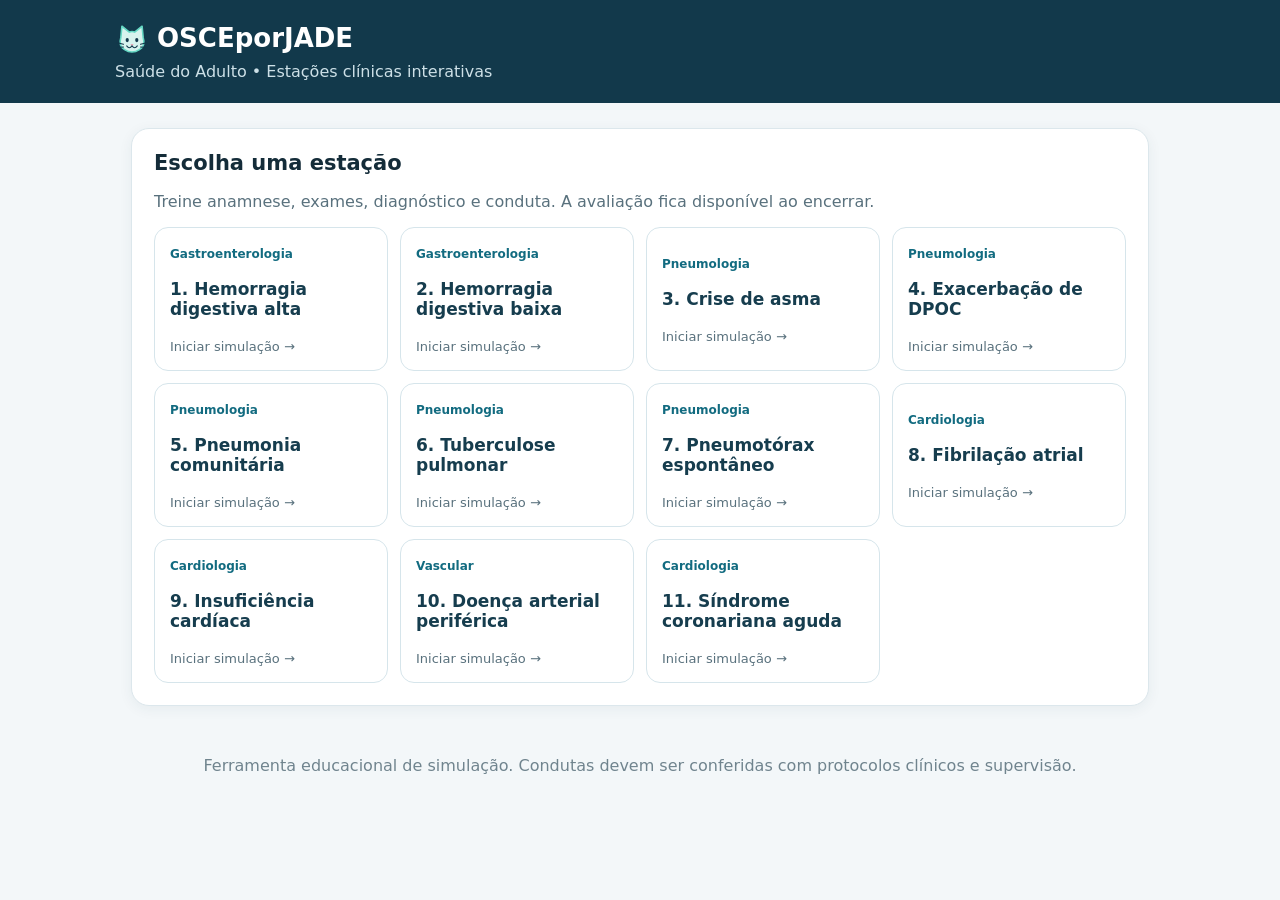
<file: index 2.html>
<!doctype html><html lang="pt-BR"><head><meta charset="utf-8"><meta name="viewport" content="width=device-width,initial-scale=1"><title>OSCEporJADE | Saúde do Adulto</title><link rel="icon" href="data:image/svg+xml,%3Csvg%20xmlns%3D%22http%3A//www.w3.org/2000/svg%22%20viewBox%3D%220%200%2064%2064%22%3E%3Cpath%20d%3D%22M11%2029%2013%208%2027%2019%2037%2019%2051%208%2053%2029Q58%2045%2046%2052Q32%2061%2018%2052Q6%2045%2011%2029%22%20fill%3D%22%23d7f3ee%22%20stroke%3D%22%2312394b%22%20stroke-width%3D%223%22/%3E%3Ccircle%20cx%3D%2223%22%20cy%3D%2234%22%20r%3D%223%22/%3E%3Ccircle%20cx%3D%2241%22%20cy%3D%2234%22%20r%3D%223%22/%3E%3Cpath%20d%3D%22m29%2042%203%203%203-3%22%20fill%3D%22%23e88ca4%22/%3E%3C/svg%3E"><style>:root{font-family:system-ui,-apple-system,sans-serif;color:#142c39;background:#f3f7f9}*{box-sizing:border-box}body{margin:0}header{background:#12394b;color:white;padding:22px max(18px,calc((100vw - 1050px)/2))}header h1{margin:0;font-size:26px}header p{margin:6px 0 0;color:#cde0e7}main{max-width:1050px;margin:25px auto;padding:0 16px}.panel{background:white;border:1px solid #dce7ec;border-radius:18px;padding:22px;margin:16px 0;box-shadow:0 3px 14px #193f5110}.toolbar{display:flex;gap:9px;flex-wrap:wrap}button,select,input,textarea{font:inherit}button{cursor:pointer;border:1px solid #c5d6de;border-radius:10px;background:white;color:#163d4e;padding:10px 14px}button.primary{background:#126b80;color:white;border-color:#126b80}button:disabled{opacity:.5;cursor:not-allowed}.grid{display:grid;grid-template-columns:repeat(auto-fit,minmax(230px,1fr));gap:12px}.case{border:1px solid #d6e5eb;border-radius:14px;padding:15px;text-align:left;min-height:120px}.case:hover{border-color:#16839a;background:#f2fbfd}.tag{font-size:12px;color:#126b80;font-weight:700}.muted{color:#59717d}.hidden{display:none}.chat{max-height:360px;overflow:auto;background:#f5f9fb;border-radius:12px;padding:12px;min-height:90px}.bubble{padding:10px 12px;margin:8px 0;border-radius:12px;max-width:90%;white-space:pre-wrap}.patient{background:#e2eef2}.student{background:#d6f3eb;margin-left:auto}.questions{display:flex;flex-wrap:wrap;gap:8px;margin-top:12px}.questions button{font-size:13px}.check{display:flex;align-items:flex-start;gap:10px;padding:9px 0;border-bottom:1px solid #edf2f4}.check input{margin-top:4px;transform:scale(1.2)}.cols{display:grid;grid-template-columns:1.15fr .85fr;gap:16px}@media(max-width:740px){.cols{grid-template-columns:1fr}}.result{background:#eaf7f2;padding:15px;border-radius:12px}.warn{background:#fff4e8;padding:12px;border-radius:10px}.small{font-size:13px}textarea{width:100%;min-height:90px;border:1px solid #c8d8e0;border-radius:10px;padding:10px}h2{margin-top:0;font-size:21px}h3{font-size:17px}footer{text-align:center;color:#70848e;padding:25px}</style></head><body><header><h1><svg xmlns="http://www.w3.org/2000/svg" width="34" height="34" viewBox="0 0 64 64" style="vertical-align:middle;margin-right:8px" aria-label="Ícone de gatinho" role="img"><path d="M11 29 13 8 27 19 Q32 17 37 19 L51 8 53 29 Q58 45 46 52 Q32 61 18 52 Q6 45 11 29Z" fill="#d7f3ee" stroke="#65d8c4" stroke-width="3" stroke-linejoin="round"/><ellipse cx="23" cy="34" rx="3" ry="4" fill="#12394b"/><ellipse cx="41" cy="34" rx="3" ry="4" fill="#12394b"/><path d="m29 42 3 3 3-3Z" fill="#e88ca4"/><path d="M32 45q-5 7-10 0m10 0q5 7 10 0M16 42 4 39m12 8L4 48m44-6 12-3m-12 8 12 1" fill="none" stroke="#12394b" stroke-width="2" stroke-linecap="round"/></svg>OSCEporJADE</h1><p>Saúde do Adulto • Estações clínicas interativas</p></header><main><section id="home" class="panel"><h2>Escolha uma estação</h2><p class="muted">Treine anamnese, exames, diagnóstico e conduta. A avaliação fica disponível ao encerrar.</p><div class="grid" id="caseGrid"></div></section><section id="station" class="hidden"><div class="toolbar"><button onclick="goHome()">← Estações</button><button onclick="restart()">↻ Reiniciar</button><span id="stationName" style="align-self:center;font-weight:700"></span></div><div class="panel"><div class="tag" id="area"></div><h2 id="chief"></h2><p class="muted">Você é o(a) estudante responsável pelo atendimento. O paciente aguarda suas perguntas.</p><div class="warn small">Primeiro passo: higienizar as mãos, apresentar-se e confirmar o nome do paciente. Em emergências, avalie ABCDE e acione ajuda imediatamente.</div></div><div class="cols"><div><div class="panel"><h3>Paciente simulado</h3><div id="chat" class="chat" aria-live="polite"></div><div id="questions" class="questions"></div></div><div class="panel"><h3>Solicitar exames</h3><div id="exams" class="questions"></div><div id="examResults"></div></div><div class="panel"><h3>Seu raciocínio clínico</h3><label>Hipótese diagnóstica<textarea id="diagnosis" placeholder="Qual é a principal hipótese?"></textarea></label><label>Conduta e tratamento<textarea id="management" placeholder="Descreva a conduta inicial e o tratamento."></textarea></label></div></div><div><div class="panel"><h3>Checklist da estação</h3><p class="muted small">Marque apenas o que você realmente realizou ou verbalizou.</p><div id="checklist"></div><p id="progress"></p><button class="primary" onclick="finish()">Encerrar e ver avaliação</button></div><div id="feedback" class="panel hidden"></div></div></div></section></main><footer>Ferramenta educacional de simulação. Condutas devem ser conferidas com protocolos clínicos e supervisão.</footer><script>
const common=['Higienizou as mãos','Apresentou-se ao paciente','Perguntou e confirmou o nome','Explicou o atendimento e pediu consentimento'];
const cases=[
{id:'hda',area:'Gastroenterologia',name:'Hemorragia digestiva alta',chief:'“Vomitei sangue e fiquei tonto.”',patient:'Carlos, 57 anos',answers:[['Quando começou?','Hoje cedo. Primeiro tive um vômito escuro, depois saiu sangue vermelho.'],['Como estão as fezes?','Desde ontem estão pretas e com cheiro muito forte.'],['Usa medicamentos?','Tomo anti-inflamatório quase todo dia por dor nas costas.'],['Sente tontura ou desmaiou?','Estou tonto quando me levanto.'],['Tem doença no fígado ou bebe álcool?','Não sei de doença no fígado. Bebo socialmente.']],exams:[['Sinais vitais','PA 90/60 mmHg; FC 118 bpm; FR 22 irpm; SpO₂ 96%.'],['Hemograma','Hemoglobina 8,2 g/dL; plaquetas 230.000/mm³.'],['Ureia, creatinina e coagulação','Ureia 68 mg/dL; creatinina 1,0 mg/dL; INR 1,1.'],['EDA após estabilização','Úlcera duodenal com sangramento ativo (Forrest Ib).']],points:['Investigou hematêmese, melena e medicamentos','Avaliou instabilidade hemodinâmica','Solicitou hemograma, coagulação e tipagem sanguínea','Indicou dois acessos venosos calibrosos e ressuscitação guiada','Solicitou EDA após estabilização','Indicou IBP e hemostasia endoscópica'],answer:'HDA não varicosa por úlcera duodenal sangrante. ABCDE, monitorização, 2 acessos calibrosos, coleta laboratorial e tipagem/prova cruzada, reposição guiada e avaliação transfusional; EDA após estabilização, hemostasia endoscópica e IBP. Pesquisar H. pylori e suspender AINE.'},
{id:'hdb',area:'Gastroenterologia',name:'Hemorragia digestiva baixa',chief:'“Saiu muito sangue vermelho nas fezes.”',patient:'Helena, 68 anos',answers:[['Como é o sangramento?','Sangue vermelho vivo, quase sem dor.'],['Tem dor abdominal?','Não, apenas um desconforto leve.'],['Mudou o hábito intestinal?','Não.'],['Usa medicamentos?','Tomo AAS diariamente.'],['Teve tontura?','Um pouco quando levantei.']],exams:[['Sinais vitais','PA 110/70 mmHg, FC 98 bpm.'],['Hemograma','Hb 10,4 g/dL.'],['Colonoscopia após preparo','Divertículos colônicos e estigma de sangramento recente.']],points:['Caracterizou hematoquezia/enterorragia','Pesquisou AAS, anticoagulantes e alterações intestinais','Avaliou sinais vitais e perfusão','Solicitou hemograma e exames de coagulação','Indicou colonoscopia após estabilização','Planejou suporte e hemostasia conforme achado'],answer:'HDB provavelmente diverticular. Avaliar estabilidade, acesso venoso e exames; colonoscopia após preparo em paciente estável. Se sangramento volumoso persistente, considerar angiotomografia e intervenção.'},
{id:'asma',area:'Pneumologia',name:'Crise de asma',chief:'“Estou chiando e com falta de ar.”',patient:'Luísa, 24 anos',answers:[['Quando começou?','Depois de limpar um quarto empoeirado.'],['Tem sintomas à noite?','Às vezes acordo tossindo.'],['Já teve crises?','Sim, tenho asma desde criança.'],['Usa bombinha?','Só salbutamol quando fico ruim.'],['Consegue falar frases completas?','Sim, mas preciso parar um pouco para respirar.']],exams:[['Sinais vitais','FC 108 bpm, FR 26 irpm, SpO₂ 94%.'],['Ausculta','Sibilos expiratórios difusos.'],['Pico de fluxo','65% do melhor valor pessoal.']],points:['Pesquisou gatilhos e sintomas noturnos','Investigou medicações e crises anteriores','Avaliou fala, esforço respiratório e SpO₂','Classificou a gravidade da exacerbação','Indicou broncodilatador de alívio e corticoide conforme gravidade','Orientou tratamento controlador com corticoide inalatório'],answer:'Exacerbação asmática. Avaliar gravidade, oxigênio se necessário, SABA repetido com espaçador/nebulização, corticoide sistêmico conforme gravidade, reavaliar resposta; revisar tratamento com corticoide inalatório e plano de ação.'},
{id:'dpoc',area:'Pneumologia',name:'Exacerbação de DPOC',chief:'“Minha falta de ar piorou e o catarro mudou.”',patient:'José, 69 anos',answers:[['Há quanto tempo piorou?','Há três dias.'],['O catarro mudou?','Aumentou e ficou amarelado.'],['É fumante?','Fumei por 40 anos.'],['Tem diagnóstico pulmonar?','Tenho DPOC e uso duas bombinhas.'],['Tem febre?','Não medi, mas tive calafrios.']],exams:[['Sinais vitais','FR 28, FC 106, SpO₂ 87% em ar ambiente.'],['Gasometria','pH 7,32; PaCO₂ 56 mmHg; PaO₂ 55 mmHg.'],['RX tórax','Hiperinsuflação, sem consolidação focal.']],points:['Investigou dispneia, volume e purulência do escarro','Investigou tabagismo e tratamento habitual','Avaliou saturação e sinais de insuficiência respiratória','Solicitou gasometria e RX conforme gravidade','Indicou O₂ alvo 88–92% e broncodilatadores','Considerou corticoide, antibiótico e VNI conforme critérios'],answer:'Exacerbação de DPOC com acidose respiratória hipercápnica. Oxigênio controlado (SpO₂ 88–92%), SABA/SAMA, corticoide sistêmico, antibiótico pela purulência e sintomas, considerar VNI e internação.'},
{id:'pneumonia',area:'Pneumologia',name:'Pneumonia comunitária',chief:'“Estou com febre, tosse e dor ao respirar.”',patient:'Marta, 52 anos',answers:[['Há quantos dias?','Quatro dias.'],['Tem catarro?','Sim, amarelado.'],['Sente dor no peito?','Dói do lado direito ao respirar fundo.'],['Tem doenças prévias?','Tenho hipertensão controlada.'],['Tem falta de ar?','Um pouco ao caminhar.']],exams:[['Sinais vitais','Temperatura 38,5 °C, FR 24, PA 125/80, SpO₂ 95%.'],['Ausculta','Crepitações na base direita.'],['RX tórax','Consolidação em lobo inferior direito.']],points:['Investigou febre, tosse, escarro e dispneia','Avaliou comorbidades e gravidade','Realizou ausculta pulmonar','Solicitou RX de tórax','Estratificou necessidade de internação','Indicou antibiótico empírico adequado ao contexto'],answer:'Pneumonia adquirida na comunidade, aparentemente sem critérios de gravidade maior. Estratificar CURB-65 e contexto clínico, antibiótico empírico conforme protocolo local, hidratação, analgesia e reavaliação.'},
{id:'tb',area:'Pneumologia',name:'Tuberculose pulmonar',chief:'“Tosso há semanas e estou emagrecendo.”',patient:'Raimundo, 46 anos',answers:[['Há quanto tempo tosse?','Mais de um mês.'],['Tem febre?','No fim da tarde.'],['Sua à noite?','Acordo com a roupa molhada.'],['Perdeu peso?','Uns seis quilos sem querer.'],['Alguém próximo teve tuberculose?','Meu colega de casa tratou há um ano.']],exams:[['RX tórax','Opacidade e cavitação em ápice direito.'],['TRM-TB','Mycobacterium tuberculosis detectado; resistência à rifampicina não detectada.'],['Teste de HIV','Teste ofertado, resultado pendente.']],points:['Investigou duração da tosse e sintomas constitucionais','Pesquisou contato e fatores de risco','Orientou precauções respiratórias','Solicitou TRM-TB e RX','Ofertou teste HIV e investigação de contatos','Indicou esquema para TB sensível e acompanhamento'],answer:'Tuberculose pulmonar bacteriologicamente confirmada. Precauções respiratórias, notificação, investigação de contatos, avaliar HIV; esquema básico 2RHZE/4RH para TB sensível, conforme protocolo.'},
{id:'pneumotorax',area:'Pneumologia',name:'Pneumotórax espontâneo',chief:'“Senti uma dor súbita no peito e falta de ar.”',patient:'Pedro, 22 anos',answers:[['Como começou?','De repente, enquanto estava sentado.'],['Teve trauma?','Não.'],['Fuma?','Não.'],['Já teve isso?','Nunca.'],['A dor piora ao respirar?','Sim, do lado esquerdo.']],exams:[['Sinais vitais','PA 120/75, FC 100, SpO₂ 96%, sem instabilidade.'],['Exame pulmonar','Murmúrio vesicular reduzido à esquerda.'],['RX tórax','Pneumotórax esquerdo sem desvio mediastinal.']],points:['Investigou início súbito, trauma e tabagismo','Avaliou estabilidade e sinais de tensão','Examinou os dois hemitórax','Solicitou imagem em paciente estável','Definiu observação/aspiração/dreno conforme tamanho e sintomas','Orientou seguimento e sinais de retorno'],answer:'Pneumotórax espontâneo primário estável. Avaliar tamanho, sintomas e protocolo para observação, aspiração ou drenagem. Se sinais de tensão: descompressão imediata, sem esperar RX.'},
{id:'fa',area:'Cardiologia',name:'Fibrilação atrial',chief:'“Meu coração está disparado e irregular.”',patient:'Antônio, 73 anos',answers:[['Quando começou?','Hoje pela manhã.'],['Tem dor no peito ou desmaio?','Não.'],['Sente falta de ar?','Leve.'],['Tem hipertensão ou diabetes?','Tenho hipertensão.'],['Usa anticoagulante?','Não.']],exams:[['Sinais vitais','PA 130/80, FC 138 irregular, SpO₂ 97%.'],['ECG','Ritmo irregularmente irregular, sem ondas P organizadas.'],['Eletrólitos e TSH','Sem alterações relevantes.']],points:['Investigou início, síncope e dor torácica','Avaliou estabilidade hemodinâmica','Solicitou ECG de 12 derivações','Reconheceu FA com resposta ventricular rápida','Indicou controle de frequência em paciente estável','Avaliou risco tromboembólico e anticoagulação'],answer:'FA com resposta ventricular rápida, hemodinamicamente estável. Controlar frequência conforme função ventricular e contraindicações, investigar gatilhos e avaliar anticoagulação. Instabilidade atribuível à FA exige cardioversão sincronizada.'},
{id:'ic',area:'Cardiologia',name:'Insuficiência cardíaca',chief:'“Fico sem ar deitado e minhas pernas incham.”',patient:'Francisca, 66 anos',answers:[['Quantos travesseiros usa?','Três, senão fico sufocada.'],['Acorda à noite com falta de ar?','Sim.'],['As pernas incham?','No fim do dia.'],['Tem doenças prévias?','Hipertensão e infarto antigo.'],['Usa diurético?','Às vezes esqueço.']],exams:[['Exame físico','Edema bilateral, estertores bibasais, turgência jugular.'],['BNP','Elevado.'],['Ecocardiograma','Fração de ejeção de 32%.']],points:['Investigou ortopneia, DPN e edema','Pesquisou infarto, HAS e adesão','Avaliou sinais de congestão e perfusão','Solicitou ECG, BNP e ecocardiograma','Indicou diurético para congestão','Citou tratamento modificador de prognóstico na ICFEr'],answer:'Insuficiência cardíaca com fração de ejeção reduzida (32%) e congestão. Avaliar necessidade de internação, diurético para congestão e otimizar ARNI/IECA/BRA, betabloqueador, antagonista mineralocorticoide e iSGLT2 conforme tolerância.'},
{id:'dap',area:'Vascular',name:'Doença arterial periférica',chief:'“Minha panturrilha dói quando caminho.”',patient:'Sebastião, 64 anos',answers:[['Quando dói?','Depois de caminhar uns 200 metros.'],['Melhora quando para?','Em poucos minutos.'],['Tem dor em repouso?','Não.'],['Fuma ou tem diabetes?','Fumo e tenho diabetes.'],['Tem feridas nos pés?','Não.']],exams:[['Exame vascular','Pulsos pediosos diminuídos; pele fria, sem úlcera.'],['Índice tornozelo-braquial','ITB direito 0,65.'],['Doppler arterial','Doença aterosclerótica femoropoplítea.']],points:['Caracterizou claudicação e distância de marcha','Investigou tabagismo e diabetes','Palpou pulsos e inspecionou membros','Solicitou ITB','Indicou exercício supervisionado e cessar tabagismo','Indicou estatina e terapia antitrombótica apropriada'],answer:'DAP sintomática com claudicação intermitente. Cessar tabagismo, exercício estruturado, estatina de alta intensidade, antiagregante conforme indicação e controle de fatores de risco; avaliar revascularização se limitação persistente.'},
{id:'iam',area:'Cardiologia',name:'Síndrome coronariana aguda',chief:'“Estou com uma pressão forte no peito.”',patient:'Roberto, 59 anos',answers:[['Quando começou?','Há 40 minutos, mesmo em repouso.'],['Irradia para algum lugar?','Braço esquerdo e mandíbula.'],['Tem suor frio ou náusea?','Sim, os dois.'],['Tem fatores de risco?','Sou diabético e hipertenso.'],['Tomou alguma medicação?','Ainda não.']],exams:[['Sinais vitais','PA 145/90, FC 104, SpO₂ 96%.'],['ECG imediato','Supradesnivelamento de ST em DII, DIII e aVF.'],['Troponina','Elevada na coleta inicial.']],points:['Reconheceu dor típica e sintomas associados','Avaliou ABC e sinais vitais','Solicitou ECG em até 10 minutos','Reconheceu IAM com supra inferior','Indicou antiagregação/anticoagulação conforme protocolo','Acionou reperfusão imediata e equipe especializada'],answer:'IAM com supra de ST inferior. Monitorização, ECG, AAS e demais antitrombóticos conforme protocolo e contraindicações; reperfusão imediata por angioplastia primária ou fibrinólise quando indicada. Não atrasar reperfusão aguardando troponina.'}
];
let active=null,visited=new Set(),requested=new Set();const $=id=>document.getElementById(id);function renderHome(){$('caseGrid').innerHTML=cases.map((c,i)=>`<button class="case" onclick="start('${c.id}')"><span class="tag">${c.area}</span><h3>${i+1}. ${c.name}</h3><span class="muted small">Iniciar simulação →</span></button>`).join('')}function start(id){active=cases.find(c=>c.id===id);visited=new Set();requested=new Set();$('home').classList.add('hidden');$('station').classList.remove('hidden');$('stationName').textContent=active.name;$('area').textContent=active.area;$('chief').textContent=active.chief;$('chat').innerHTML=`<div class="bubble patient"><b>Paciente:</b> ${active.chief}</div>`;$('questions').innerHTML=active.answers.map((q,i)=>`<button onclick="ask(${i})">${q[0]}</button>`).join('');$('exams').innerHTML=active.exams.map((e,i)=>`<button onclick="exam(${i})">${e[0]}</button>`).join('');$('examResults').innerHTML='';$('diagnosis').value='';$('management').value='';$('feedback').classList.add('hidden');const items=[...common,...active.points,'Explicou o plano ao paciente','Orientou sinais de alarme e retorno','Higienizou as mãos ao finalizar'];$('checklist').innerHTML=items.map((s,i)=>`<label class="check"><input type="checkbox" onchange="progress()"><span>${s}</span></label>`).join('');progress();window.scrollTo(0,0)}function ask(i){if(!active)return;const q=active.answers[i];$('chat').insertAdjacentHTML('beforeend',`<div class="bubble student"><b>Você:</b> ${q[0]}</div><div class="bubble patient"><b>${active.patient}:</b> ${q[1]}</div>`);visited.add(i);$('chat').scrollTop=$('chat').scrollHeight}function exam(i){if(!active)return;const e=active.exams[i];if(requested.has(i))return;requested.add(i);const d=document.createElement('div');d.className='result small';d.style.marginTop='10px';d.textContent=e[0]+': '+e[1];$('examResults').appendChild(d)}function progress(){const c=[...$('checklist').querySelectorAll('input')];$('progress').textContent=`Checklist: ${c.filter(x=>x.checked).length}/${c.length} itens`}function finish(){const c=[...$('checklist').querySelectorAll('input')];const n=c.filter(x=>x.checked).length;const score=Math.round(100*n/c.length);$('feedback').classList.remove('hidden');$('feedback').innerHTML=`<h2>Avaliação da estação</h2><h3>${score}/100 pontos</h3><p>Itens declarados: ${n}/${c.length}. Perguntas exploradas: ${visited.size}/${active.answers.length}. Exames solicitados: ${requested.size}/${active.exams.length}.</p><h3>Resposta esperada</h3><div class="result">${active.answer}</div><p class="small muted">A pontuação é baseada no checklist autodeclarado, não valida automaticamente as respostas escritas. Compare sua hipótese e conduta com o gabarito.</p><button class="primary" onclick="restart()">Tentar novamente</button>`;$('feedback').scrollIntoView({behavior:'smooth'})}function goHome(){$('station').classList.add('hidden');$('home').classList.remove('hidden');window.scrollTo(0,0)}function restart(){if(active)start(active.id)}renderHome();</script></body></html>
</file>
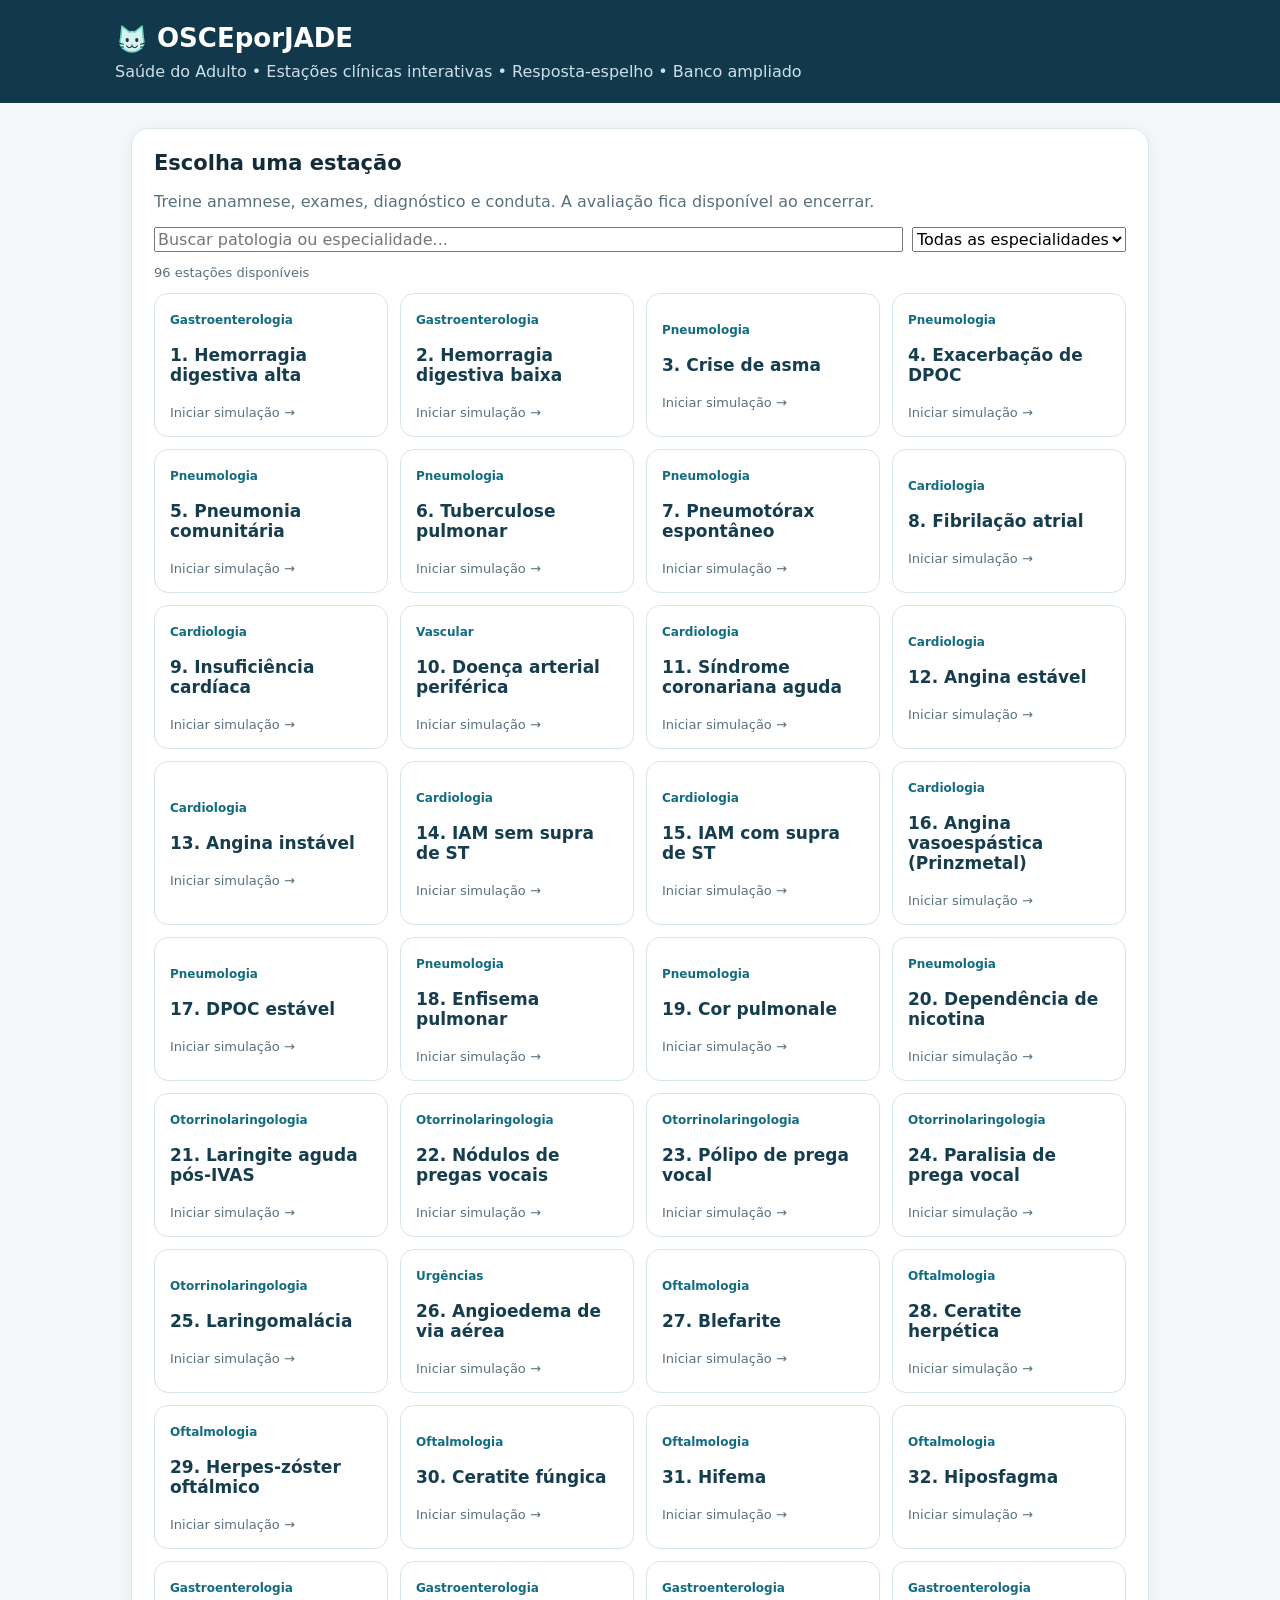
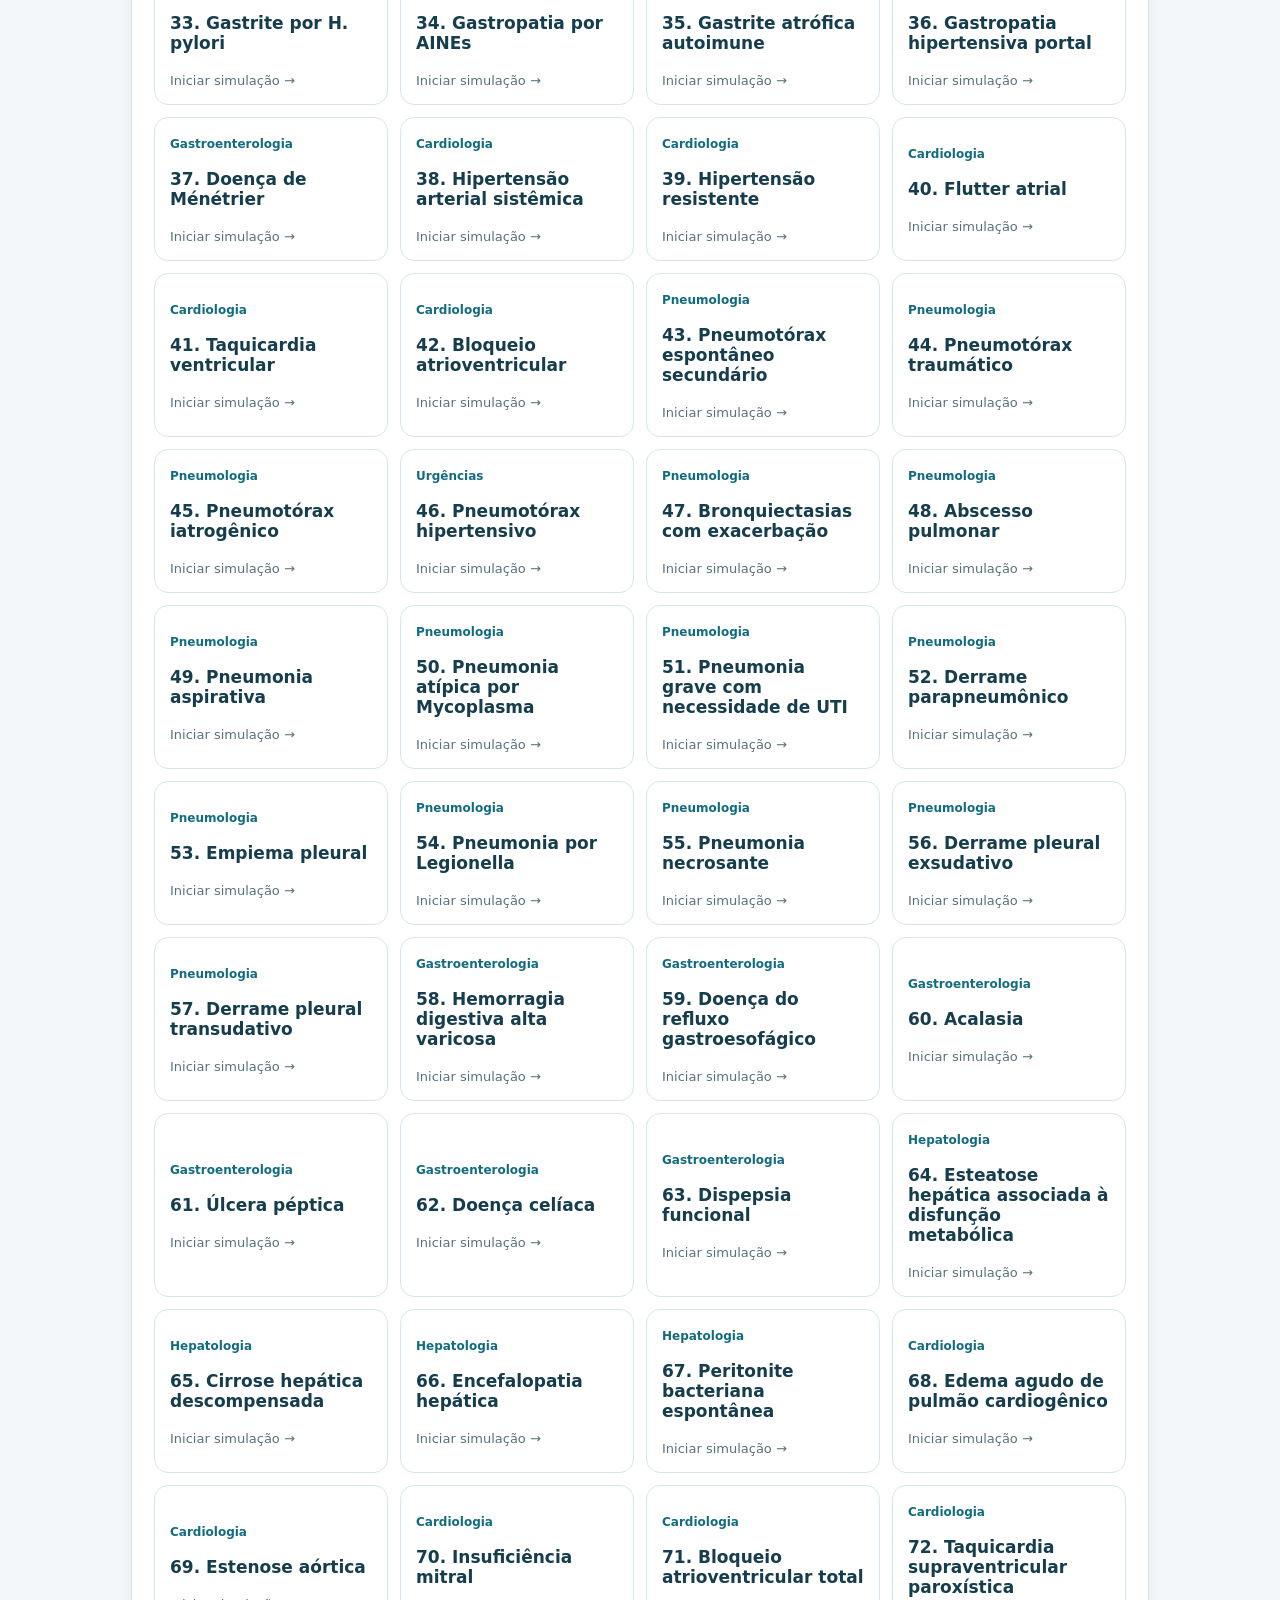
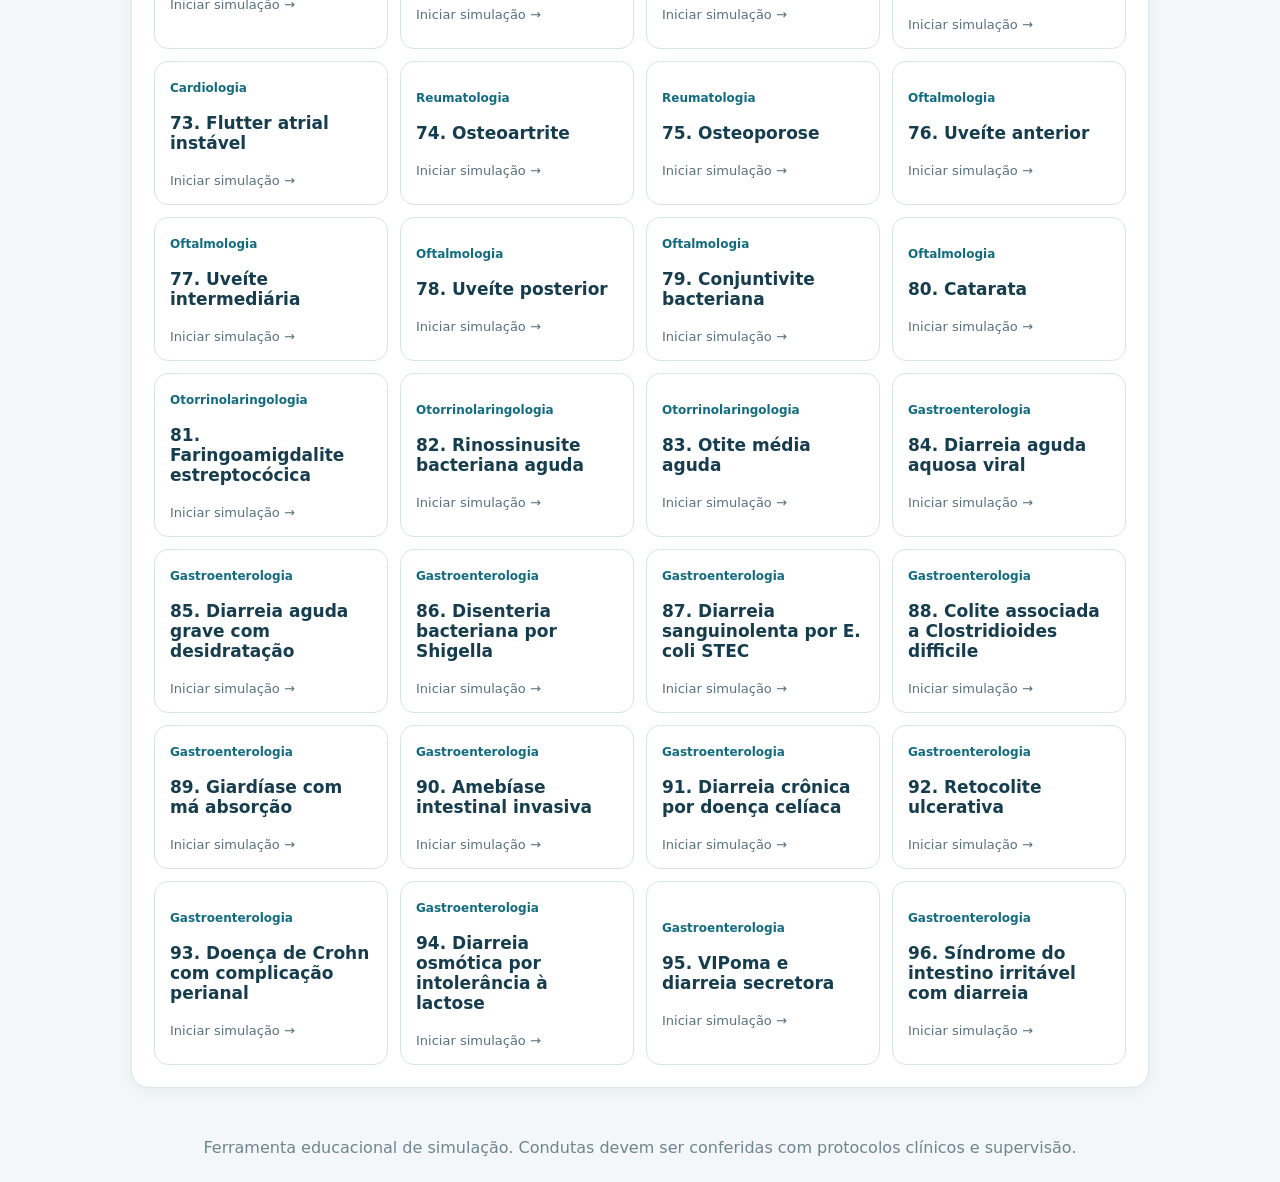
<file: OSCEporJADE_96_estacoes_index.html>
<!doctype html><html lang="pt-BR"><head><meta charset="utf-8"><meta name="viewport" content="width=device-width,initial-scale=1"><title>OSCEporJADE | Saúde do Adulto</title><link rel="icon" href="data:image/svg+xml,%3Csvg%20xmlns%3D%22http%3A//www.w3.org/2000/svg%22%20viewBox%3D%220%200%2064%2064%22%3E%3Cpath%20d%3D%22M11%2029%2013%208%2027%2019%2037%2019%2051%208%2053%2029Q58%2045%2046%2052Q32%2061%2018%2052Q6%2045%2011%2029%22%20fill%3D%22%23d7f3ee%22%20stroke%3D%22%2312394b%22%20stroke-width%3D%223%22/%3E%3Ccircle%20cx%3D%2223%22%20cy%3D%2234%22%20r%3D%223%22/%3E%3Ccircle%20cx%3D%2241%22%20cy%3D%2234%22%20r%3D%223%22/%3E%3Cpath%20d%3D%22m29%2042%203%203%203-3%22%20fill%3D%22%23e88ca4%22/%3E%3C/svg%3E"><style>:root{font-family:system-ui,-apple-system,sans-serif;color:#142c39;background:#f3f7f9}*{box-sizing:border-box}body{margin:0}header{background:#12394b;color:white;padding:22px max(18px,calc((100vw - 1050px)/2))}header h1{margin:0;font-size:26px}header p{margin:6px 0 0;color:#cde0e7}main{max-width:1050px;margin:25px auto;padding:0 16px}.panel{background:white;border:1px solid #dce7ec;border-radius:18px;padding:22px;margin:16px 0;box-shadow:0 3px 14px #193f5110}.toolbar{display:flex;gap:9px;flex-wrap:wrap}button,select,input,textarea{font:inherit}button{cursor:pointer;border:1px solid #c5d6de;border-radius:10px;background:white;color:#163d4e;padding:10px 14px}button.primary{background:#126b80;color:white;border-color:#126b80}button:disabled{opacity:.5;cursor:not-allowed}.grid{display:grid;grid-template-columns:repeat(auto-fit,minmax(230px,1fr));gap:12px}.case{border:1px solid #d6e5eb;border-radius:14px;padding:15px;text-align:left;min-height:120px}.case:hover{border-color:#16839a;background:#f2fbfd}.tag{font-size:12px;color:#126b80;font-weight:700}.muted{color:#59717d}.hidden{display:none}.chat{max-height:360px;overflow:auto;background:#f5f9fb;border-radius:12px;padding:12px;min-height:90px}.bubble{padding:10px 12px;margin:8px 0;border-radius:12px;max-width:90%;white-space:pre-wrap}.patient{background:#e2eef2}.student{background:#d6f3eb;margin-left:auto}.questions{display:flex;flex-wrap:wrap;gap:8px;margin-top:12px}.questions button{font-size:13px}.check{display:flex;align-items:flex-start;gap:10px;padding:9px 0;border-bottom:1px solid #edf2f4}.check input{margin-top:4px;transform:scale(1.2)}.cols{display:grid;grid-template-columns:1.15fr .85fr;gap:16px}@media(max-width:740px){.cols{grid-template-columns:1fr}}.result{white-space:pre-wrap;background:#eaf7f2;padding:15px;border-radius:12px}.warn{background:#fff4e8;padding:12px;border-radius:10px}.small{font-size:13px}textarea{width:100%;min-height:90px;border:1px solid #c8d8e0;border-radius:10px;padding:10px}h2{margin-top:0;font-size:21px}h3{font-size:17px}footer{text-align:center;color:#70848e;padding:25px}</style></head><body><header><h1><svg xmlns="http://www.w3.org/2000/svg" width="34" height="34" viewBox="0 0 64 64" style="vertical-align:middle;margin-right:8px" aria-label="Ícone de gatinho" role="img"><path d="M11 29 13 8 27 19 Q32 17 37 19 L51 8 53 29 Q58 45 46 52 Q32 61 18 52 Q6 45 11 29Z" fill="#d7f3ee" stroke="#65d8c4" stroke-width="3" stroke-linejoin="round"/><ellipse cx="23" cy="34" rx="3" ry="4" fill="#12394b"/><ellipse cx="41" cy="34" rx="3" ry="4" fill="#12394b"/><path d="m29 42 3 3 3-3Z" fill="#e88ca4"/><path d="M32 45q-5 7-10 0m10 0q5 7 10 0M16 42 4 39m12 8L4 48m44-6 12-3m-12 8 12 1" fill="none" stroke="#12394b" stroke-width="2" stroke-linecap="round"/></svg>OSCEporJADE</h1><p>Saúde do Adulto • Estações clínicas interativas • Resposta-espelho • Banco ampliado</p></header><main><section id="home" class="panel"><h2>Escolha uma estação</h2><p class="muted">Treine anamnese, exames, diagnóstico e conduta. A avaliação fica disponível ao encerrar.</p><div class="toolbar" style="margin:12px 0"><input id="searchCases" type="search" placeholder="Buscar patologia ou especialidade..." oninput="renderHome()" style="flex:1;min-width:200px"><select id="filterArea" onchange="renderHome()"><option value="">Todas as especialidades</option></select></div><p id="totalCases" class="muted small"></p><div class="grid" id="caseGrid"></div></section><section id="station" class="hidden"><div class="toolbar"><button onclick="goHome()">← Estações</button><button onclick="restart()">↻ Reiniciar</button><span id="stationName" style="align-self:center;font-weight:700"></span></div><div class="panel"><div class="tag" id="area"></div><h2 id="chief"></h2><p class="muted">Você é o(a) estudante responsável pelo atendimento. O paciente aguarda suas perguntas.</p><div class="warn small">Primeiro passo: higienizar as mãos, apresentar-se, perguntar e confirmar o nome do paciente. Em emergências, avalie ABCDE e acione ajuda imediatamente.</div></div><div class="cols"><div><div class="panel"><h3>Paciente simulado</h3><div id="chat" class="chat" aria-live="polite"></div><div id="questions" class="questions"></div></div><div class="panel"><h3>Solicitar exames</h3><div id="exams" class="questions"></div><div id="examResults"></div></div><div class="panel"><h3>Seu raciocínio clínico</h3><label>Hipótese diagnóstica<textarea id="diagnosis" placeholder="Qual é a principal hipótese?"></textarea></label><label>Conduta e tratamento<textarea id="management" placeholder="Descreva a conduta inicial e o tratamento."></textarea></label></div></div><div><div class="panel"><h3>Checklist da estação</h3><p class="muted small">Marque apenas o que você realmente realizou ou verbalizou.</p><div id="checklist"></div><p id="progress"></p><button class="primary" onclick="finish()">Encerrar e ver avaliação</button></div><div id="feedback" class="panel hidden"></div></div></div></section></main><footer>Ferramenta educacional de simulação. Condutas devem ser conferidas com protocolos clínicos e supervisão.</footer><script>
const common=['Higienizou as mãos','Apresentou-se ao paciente','Perguntou e confirmou o nome','Explicou o atendimento e pediu consentimento'];
const cases=[{"id":"hda","area":"Gastroenterologia","name":"Hemorragia digestiva alta","chief":"“Vomitei sangue e fiquei tonto.”","patient":"Carlos, 57 anos","answers":[["Quando começou?","Hoje cedo. Primeiro tive um vômito escuro, depois saiu sangue vermelho."],["Como estão as fezes?","Desde ontem estão pretas e com cheiro muito forte."],["Usa medicamentos?","Tomo anti-inflamatório quase todo dia por dor nas costas."],["Sente tontura ou desmaiou?","Estou tonto quando me levanto."],["Tem doença no fígado ou bebe álcool?","Não sei de doença no fígado. Bebo socialmente."]],"exams":[["Sinais vitais","PA 90/60 mmHg; FC 118 bpm; FR 22 irpm; SpO₂ 96%."],["Hemograma","Hemoglobina 8,2 g/dL; plaquetas 230.000/mm³."],["Ureia, creatinina e coagulação","Ureia 68 mg/dL; creatinina 1,0 mg/dL; INR 1,1."],["EDA após estabilização","Úlcera duodenal com sangramento ativo (Forrest Ib)."]],"points":["Investigou hematêmese, melena e medicamentos","Avaliou instabilidade hemodinâmica","Solicitou hemograma, coagulação e tipagem sanguínea","Indicou dois acessos venosos calibrosos e ressuscitação guiada","Solicitou EDA após estabilização","Indicou IBP e hemostasia endoscópica"],"answer":"HDA não varicosa por úlcera duodenal sangrante. ABCDE, monitorização, 2 acessos calibrosos, coleta laboratorial e tipagem/prova cruzada, reposição guiada e avaliação transfusional; EDA após estabilização, hemostasia endoscópica e IBP. Pesquisar H. pylori e suspender AINE."},{"id":"hdb","area":"Gastroenterologia","name":"Hemorragia digestiva baixa","chief":"“Saiu muito sangue vermelho nas fezes.”","patient":"Helena, 68 anos","answers":[["Como é o sangramento?","Sangue vermelho vivo, quase sem dor."],["Tem dor abdominal?","Não, apenas um desconforto leve."],["Mudou o hábito intestinal?","Não."],["Usa medicamentos?","Tomo AAS diariamente."],["Teve tontura?","Um pouco quando levantei."]],"exams":[["Sinais vitais","PA 110/70 mmHg, FC 98 bpm."],["Hemograma","Hb 10,4 g/dL."],["Colonoscopia após preparo","Divertículos colônicos e estigma de sangramento recente."]],"points":["Caracterizou hematoquezia/enterorragia","Pesquisou AAS, anticoagulantes e alterações intestinais","Avaliou sinais vitais e perfusão","Solicitou hemograma e exames de coagulação","Indicou colonoscopia após estabilização","Planejou suporte e hemostasia conforme achado"],"answer":"HDB provavelmente diverticular. Avaliar estabilidade, acesso venoso e exames; colonoscopia após preparo em paciente estável. Se sangramento volumoso persistente, considerar angiotomografia e intervenção."},{"id":"asma","area":"Pneumologia","name":"Crise de asma","chief":"“Estou chiando e com falta de ar.”","patient":"Luísa, 24 anos","answers":[["Quando começou?","Depois de limpar um quarto empoeirado."],["Tem sintomas à noite?","Às vezes acordo tossindo."],["Já teve crises?","Sim, tenho asma desde criança."],["Usa bombinha?","Só salbutamol quando fico ruim."],["Consegue falar frases completas?","Sim, mas preciso parar um pouco para respirar."]],"exams":[["Sinais vitais","FC 108 bpm, FR 26 irpm, SpO₂ 94%."],["Ausculta","Sibilos expiratórios difusos."],["Pico de fluxo","65% do melhor valor pessoal."]],"points":["Pesquisou gatilhos e sintomas noturnos","Investigou medicações e crises anteriores","Avaliou fala, esforço respiratório e SpO₂","Classificou a gravidade da exacerbação","Indicou broncodilatador de alívio e corticoide conforme gravidade","Orientou tratamento controlador com corticoide inalatório"],"answer":"Exacerbação asmática. Avaliar gravidade, oxigênio se necessário, SABA repetido com espaçador/nebulização, corticoide sistêmico conforme gravidade, reavaliar resposta; revisar tratamento com corticoide inalatório e plano de ação."},{"id":"dpoc","area":"Pneumologia","name":"Exacerbação de DPOC","chief":"“Minha falta de ar piorou e o catarro mudou.”","patient":"José, 69 anos","answers":[["Há quanto tempo piorou?","Há três dias."],["O catarro mudou?","Aumentou e ficou amarelado."],["É fumante?","Fumei por 40 anos."],["Tem diagnóstico pulmonar?","Tenho DPOC e uso duas bombinhas."],["Tem febre?","Não medi, mas tive calafrios."]],"exams":[["Sinais vitais","FR 28, FC 106, SpO₂ 87% em ar ambiente."],["Gasometria","pH 7,32; PaCO₂ 56 mmHg; PaO₂ 55 mmHg."],["RX tórax","Hiperinsuflação, sem consolidação focal."]],"points":["Investigou dispneia, volume e purulência do escarro","Investigou tabagismo e tratamento habitual","Avaliou saturação e sinais de insuficiência respiratória","Solicitou gasometria e RX conforme gravidade","Indicou O₂ alvo 88–92% e broncodilatadores","Considerou corticoide, antibiótico e VNI conforme critérios"],"answer":"Exacerbação de DPOC com acidose respiratória hipercápnica. Oxigênio controlado (SpO₂ 88–92%), SABA/SAMA, corticoide sistêmico, antibiótico pela purulência e sintomas, considerar VNI e internação."},{"id":"pneumonia","area":"Pneumologia","name":"Pneumonia comunitária","chief":"“Estou com febre, tosse e dor ao respirar.”","patient":"Marta, 52 anos","answers":[["Há quantos dias?","Quatro dias."],["Tem catarro?","Sim, amarelado."],["Sente dor no peito?","Dói do lado direito ao respirar fundo."],["Tem doenças prévias?","Tenho hipertensão controlada."],["Tem falta de ar?","Um pouco ao caminhar."]],"exams":[["Sinais vitais","Temperatura 38,5 °C, FR 24, PA 125/80, SpO₂ 95%."],["Ausculta","Crepitações na base direita."],["RX tórax","Consolidação em lobo inferior direito."]],"points":["Investigou febre, tosse, escarro e dispneia","Avaliou comorbidades e gravidade","Realizou ausculta pulmonar","Solicitou RX de tórax","Estratificou necessidade de internação","Indicou antibiótico empírico adequado ao contexto"],"answer":"Pneumonia adquirida na comunidade, aparentemente sem critérios de gravidade maior. Estratificar CURB-65 e contexto clínico, antibiótico empírico conforme protocolo local, hidratação, analgesia e reavaliação."},{"id":"tb","area":"Pneumologia","name":"Tuberculose pulmonar","chief":"“Tosso há semanas e estou emagrecendo.”","patient":"Raimundo, 46 anos","answers":[["Há quanto tempo tosse?","Mais de um mês."],["Tem febre?","No fim da tarde."],["Sua à noite?","Acordo com a roupa molhada."],["Perdeu peso?","Uns seis quilos sem querer."],["Alguém próximo teve tuberculose?","Meu colega de casa tratou há um ano."]],"exams":[["RX tórax","Opacidade e cavitação em ápice direito."],["TRM-TB","Mycobacterium tuberculosis detectado; resistência à rifampicina não detectada."],["Teste de HIV","Teste ofertado, resultado pendente."]],"points":["Investigou duração da tosse e sintomas constitucionais","Pesquisou contato e fatores de risco","Orientou precauções respiratórias","Solicitou TRM-TB e RX","Ofertou teste HIV e investigação de contatos","Indicou esquema para TB sensível e acompanhamento"],"answer":"Tuberculose pulmonar bacteriologicamente confirmada. Precauções respiratórias, notificação, investigação de contatos, avaliar HIV; esquema básico 2RHZE/4RH para TB sensível, conforme protocolo."},{"id":"pneumotorax","area":"Pneumologia","name":"Pneumotórax espontâneo","chief":"“Senti uma dor súbita no peito e falta de ar.”","patient":"Pedro, 22 anos","answers":[["Como começou?","De repente, enquanto estava sentado."],["Teve trauma?","Não."],["Fuma?","Não."],["Já teve isso?","Nunca."],["A dor piora ao respirar?","Sim, do lado esquerdo."]],"exams":[["Sinais vitais","PA 120/75, FC 100, SpO₂ 96%, sem instabilidade."],["Exame pulmonar","Murmúrio vesicular reduzido à esquerda."],["RX tórax","Pneumotórax esquerdo sem desvio mediastinal."]],"points":["Investigou início súbito, trauma e tabagismo","Avaliou estabilidade e sinais de tensão","Examinou os dois hemitórax","Solicitou imagem em paciente estável","Definiu observação/aspiração/dreno conforme tamanho e sintomas","Orientou seguimento e sinais de retorno"],"answer":"Pneumotórax espontâneo primário estável. Avaliar tamanho, sintomas e protocolo para observação, aspiração ou drenagem. Se sinais de tensão: descompressão imediata, sem esperar RX."},{"id":"fa","area":"Cardiologia","name":"Fibrilação atrial","chief":"“Meu coração está disparado e irregular.”","patient":"Antônio, 73 anos","answers":[["Quando começou?","Hoje pela manhã."],["Tem dor no peito ou desmaio?","Não."],["Sente falta de ar?","Leve."],["Tem hipertensão ou diabetes?","Tenho hipertensão."],["Usa anticoagulante?","Não."]],"exams":[["Sinais vitais","PA 130/80, FC 138 irregular, SpO₂ 97%."],["ECG","Ritmo irregularmente irregular, sem ondas P organizadas."],["Eletrólitos e TSH","Sem alterações relevantes."]],"points":["Investigou início, síncope e dor torácica","Avaliou estabilidade hemodinâmica","Solicitou ECG de 12 derivações","Reconheceu FA com resposta ventricular rápida","Indicou controle de frequência em paciente estável","Avaliou risco tromboembólico e anticoagulação"],"answer":"FA com resposta ventricular rápida, hemodinamicamente estável. Controlar frequência conforme função ventricular e contraindicações, investigar gatilhos e avaliar anticoagulação. Instabilidade atribuível à FA exige cardioversão sincronizada."},{"id":"ic","area":"Cardiologia","name":"Insuficiência cardíaca","chief":"“Fico sem ar deitado e minhas pernas incham.”","patient":"Francisca, 66 anos","answers":[["Quantos travesseiros usa?","Três, senão fico sufocada."],["Acorda à noite com falta de ar?","Sim."],["As pernas incham?","No fim do dia."],["Tem doenças prévias?","Hipertensão e infarto antigo."],["Usa diurético?","Às vezes esqueço."]],"exams":[["Exame físico","Edema bilateral, estertores bibasais, turgência jugular."],["BNP","Elevado."],["Ecocardiograma","Fração de ejeção de 32%."]],"points":["Investigou ortopneia, DPN e edema","Pesquisou infarto, HAS e adesão","Avaliou sinais de congestão e perfusão","Solicitou ECG, BNP e ecocardiograma","Indicou diurético para congestão","Citou tratamento modificador de prognóstico na ICFEr"],"answer":"Insuficiência cardíaca com fração de ejeção reduzida (32%) e congestão. Avaliar necessidade de internação, diurético para congestão e otimizar ARNI/IECA/BRA, betabloqueador, antagonista mineralocorticoide e iSGLT2 conforme tolerância."},{"id":"dap","area":"Vascular","name":"Doença arterial periférica","chief":"“Minha panturrilha dói quando caminho.”","patient":"Sebastião, 64 anos","answers":[["Quando dói?","Depois de caminhar uns 200 metros."],["Melhora quando para?","Em poucos minutos."],["Tem dor em repouso?","Não."],["Fuma ou tem diabetes?","Fumo e tenho diabetes."],["Tem feridas nos pés?","Não."]],"exams":[["Exame vascular","Pulsos pediosos diminuídos; pele fria, sem úlcera."],["Índice tornozelo-braquial","ITB direito 0,65."],["Doppler arterial","Doença aterosclerótica femoropoplítea."]],"points":["Caracterizou claudicação e distância de marcha","Investigou tabagismo e diabetes","Palpou pulsos e inspecionou membros","Solicitou ITB","Indicou exercício supervisionado e cessar tabagismo","Indicou estatina e terapia antitrombótica apropriada"],"answer":"DAP sintomática com claudicação intermitente. Cessar tabagismo, exercício estruturado, estatina de alta intensidade, antiagregante conforme indicação e controle de fatores de risco; avaliar revascularização se limitação persistente."},{"id":"iam","area":"Cardiologia","name":"Síndrome coronariana aguda","chief":"“Estou com uma pressão forte no peito.”","patient":"Roberto, 59 anos","answers":[["Quando começou?","Há 40 minutos, mesmo em repouso."],["Irradia para algum lugar?","Braço esquerdo e mandíbula."],["Tem suor frio ou náusea?","Sim, os dois."],["Tem fatores de risco?","Sou diabético e hipertenso."],["Tomou alguma medicação?","Ainda não."]],"exams":[["Sinais vitais","PA 145/90, FC 104, SpO₂ 96%."],["ECG imediato","Supradesnivelamento de ST em DII, DIII e aVF."],["Troponina","Elevada na coleta inicial."]],"points":["Reconheceu dor típica e sintomas associados","Avaliou ABC e sinais vitais","Solicitou ECG em até 10 minutos","Reconheceu IAM com supra inferior","Indicou antiagregação/anticoagulação conforme protocolo","Acionou reperfusão imediata e equipe especializada"],"answer":"IAM com supra de ST inferior. Monitorização, ECG, AAS e demais antitrombóticos conforme protocolo e contraindicações; reperfusão imediata por angioplastia primária ou fibrinólise quando indicada. Não atrasar reperfusão aguardando troponina."},{"id":"extra0","area":"Cardiologia","name":"Angina estável","chief":"“Homem de 58 anos com dor opressiva retroesternal ao subir escadas, aliviada em repouso.”","patient":"Paciente simulado","answers":[["O que trouxe você à consulta?","Homem de 58 anos com dor opressiva retroesternal ao subir escadas, aliviada em repouso."],["Quando começaram os sintomas e como evoluíram?","Os sintomas motivaram esta consulta. Gostaria que você investigasse o início, a evolução e os sinais de gravidade."],["Quais antecedentes, medicamentos e fatores de risco devo investigar?","Investigar início, duração, irradiação, relação com esforço, fatores de risco e sintomas associados."],["Há algum sinal de alerta ou sintoma associado?","Investigue: Investigar início, duração, irradiação, relação com esforço, fatores de risco e sintomas associados."],["O que mais é importante perguntar?","Diferenciar dor estável de síndrome coronariana aguda."]],"exams":[["Sinais vitais e avaliação inicial","Avaliar pressão arterial, frequência cardíaca, frequência respiratória, saturação e estabilidade clínica conforme contexto."],["Exame físico direcionado","Sinais vitais, ausculta cardíaca e pulmonar, perfusão e sinais de insuficiência cardíaca."],["Exames complementares indicados","ECG e avaliação de risco; considerar teste funcional conforme quadro clínico."]],"points":["Investigou a queixa principal e a cronologia dos sintomas","Pesquisou fatores de risco, antecedentes e medicamentos","Pesquisou sinais de alarme e avaliou estabilidade","Realizou exame físico dirigido: Sinais vitais, ausculta cardíaca e pulmonar, perfusão e sinais de insuficiência cardíaca.","Indicou exames: ECG e avaliação de risco; considerar teste funcional conforme quadro clínico.","Formulou hipótese diagnóstica e diferenciais","Definiu conduta inicial: Controle de fatores de risco, estatina e terapia antianginosa conforme avaliação."],"answer":"RESPOSTA-ESPELHO DO AVALIADOR\n\nDiagnóstico principal: Doença arterial coronariana crônica com angina estável.\n\nAnamnese esperada: Investigar início, duração, irradiação, relação com esforço, fatores de risco e sintomas associados.\n\nExame físico: Sinais vitais, ausculta cardíaca e pulmonar, perfusão e sinais de insuficiência cardíaca.\n\nExames e interpretação: ECG e avaliação de risco; considerar teste funcional conforme quadro clínico.\n\nConduta e tratamento: Controle de fatores de risco, estatina e terapia antianginosa conforme avaliação.\n\nPonto-chave: Diferenciar dor estável de síndrome coronariana aguda."},{"id":"extra1","area":"Cardiologia","name":"Angina instável","chief":"“Mulher de 64 anos relata dor torácica nova, intensa, inclusive em repouso.”","patient":"Paciente simulado","answers":[["O que trouxe você à consulta?","Mulher de 64 anos relata dor torácica nova, intensa, inclusive em repouso."],["Quando começaram os sintomas e como evoluíram?","Os sintomas motivaram esta consulta. Gostaria que você investigasse o início, a evolução e os sinais de gravidade."],["Quais antecedentes, medicamentos e fatores de risco devo investigar?","Caracterizar dor e sinais de instabilidade; avaliar fatores de risco."],["Há algum sinal de alerta ou sintoma associado?","Investigue: Caracterizar dor e sinais de instabilidade; avaliar fatores de risco."],["O que mais é importante perguntar?","Angina instável não apresenta necrose miocárdica demonstrável por troponina."]],"exams":[["Sinais vitais e avaliação inicial","Avaliar pressão arterial, frequência cardíaca, frequência respiratória, saturação e estabilidade clínica conforme contexto."],["Exame físico direcionado","PA, FC, saturação, perfusão e ausculta."],["Exames complementares indicados","ECG seriado e troponinas seriadas."]],"points":["Investigou a queixa principal e a cronologia dos sintomas","Pesquisou fatores de risco, antecedentes e medicamentos","Pesquisou sinais de alarme e avaliou estabilidade","Realizou exame físico dirigido: PA, FC, saturação, perfusão e ausculta.","Indicou exames: ECG seriado e troponinas seriadas.","Formulou hipótese diagnóstica e diferenciais","Definiu conduta inicial: Avaliação emergencial, monitorização e protocolo de SCA."],"answer":"RESPOSTA-ESPELHO DO AVALIADOR\n\nDiagnóstico principal: Síndrome coronariana aguda sem supra até investigação.\n\nAnamnese esperada: Caracterizar dor e sinais de instabilidade; avaliar fatores de risco.\n\nExame físico: PA, FC, saturação, perfusão e ausculta.\n\nExames e interpretação: ECG seriado e troponinas seriadas.\n\nConduta e tratamento: Avaliação emergencial, monitorização e protocolo de SCA.\n\nPonto-chave: Angina instável não apresenta necrose miocárdica demonstrável por troponina."},{"id":"extra2","area":"Cardiologia","name":"IAM sem supra de ST","chief":"“Homem de 67 anos com dor torácica persistente, troponina elevada e ECG sem supra.”","patient":"Paciente simulado","answers":[["O que trouxe você à consulta?","Homem de 67 anos com dor torácica persistente, troponina elevada e ECG sem supra."],["Quando começaram os sintomas e como evoluíram?","Os sintomas motivaram esta consulta. Gostaria que você investigasse o início, a evolução e os sinais de gravidade."],["Quais antecedentes, medicamentos e fatores de risco devo investigar?","Dor, início, dispneia, síncope, sangramento e contraindicações terapêuticas."],["Há algum sinal de alerta ou sintoma associado?","Investigue: Dor, início, dispneia, síncope, sangramento e contraindicações terapêuticas."],["O que mais é importante perguntar?","Troponina positiva indica lesão miocárdica; interpretar com quadro clínico."]],"exams":[["Sinais vitais e avaliação inicial","Avaliar pressão arterial, frequência cardíaca, frequência respiratória, saturação e estabilidade clínica conforme contexto."],["Exame físico direcionado","Estabilidade hemodinâmica e sinais de congestão."],["Exames complementares indicados","ECG seriado, troponina e estratificação de risco."]],"points":["Investigou a queixa principal e a cronologia dos sintomas","Pesquisou fatores de risco, antecedentes e medicamentos","Pesquisou sinais de alarme e avaliou estabilidade","Realizou exame físico dirigido: Estabilidade hemodinâmica e sinais de congestão.","Indicou exames: ECG seriado, troponina e estratificação de risco.","Formulou hipótese diagnóstica e diferenciais","Definiu conduta inicial: Antiagregação e anticoagulação conforme protocolo, estatina e avaliação invasiva conforme risco."],"answer":"RESPOSTA-ESPELHO DO AVALIADOR\n\nDiagnóstico principal: IAM sem supradesnivelamento de ST.\n\nAnamnese esperada: Dor, início, dispneia, síncope, sangramento e contraindicações terapêuticas.\n\nExame físico: Estabilidade hemodinâmica e sinais de congestão.\n\nExames e interpretação: ECG seriado, troponina e estratificação de risco.\n\nConduta e tratamento: Antiagregação e anticoagulação conforme protocolo, estatina e avaliação invasiva conforme risco.\n\nPonto-chave: Troponina positiva indica lesão miocárdica; interpretar com quadro clínico."},{"id":"extra3","area":"Cardiologia","name":"IAM com supra de ST","chief":"“Paciente de 55 anos com dor torácica há 90 minutos e supra de ST no ECG.”","patient":"Paciente simulado","answers":[["O que trouxe você à consulta?","Paciente de 55 anos com dor torácica há 90 minutos e supra de ST no ECG."],["Quando começaram os sintomas e como evoluíram?","Os sintomas motivaram esta consulta. Gostaria que você investigasse o início, a evolução e os sinais de gravidade."],["Quais antecedentes, medicamentos e fatores de risco devo investigar?","Hora exata do início e contraindicações à reperfusão."],["Há algum sinal de alerta ou sintoma associado?","Investigue: Hora exata do início e contraindicações à reperfusão."],["O que mais é importante perguntar?","Tempo até reperfusão é crítico."]],"exams":[["Sinais vitais e avaliação inicial","Avaliar pressão arterial, frequência cardíaca, frequência respiratória, saturação e estabilidade clínica conforme contexto."],["Exame físico direcionado","Sinais vitais, choque, congestão, perfusão."],["Exames complementares indicados","ECG imediato; exames sem atrasar reperfusão."]],"points":["Investigou a queixa principal e a cronologia dos sintomas","Pesquisou fatores de risco, antecedentes e medicamentos","Pesquisou sinais de alarme e avaliou estabilidade","Realizou exame físico dirigido: Sinais vitais, choque, congestão, perfusão.","Indicou exames: ECG imediato; exames sem atrasar reperfusão.","Formulou hipótese diagnóstica e diferenciais","Definiu conduta inicial: Ativar reperfusão urgente, preferencialmente angioplastia primária; considerar fibrinólise quando indicada."],"answer":"RESPOSTA-ESPELHO DO AVALIADOR\n\nDiagnóstico principal: IAM com supradesnivelamento de ST.\n\nAnamnese esperada: Hora exata do início e contraindicações à reperfusão.\n\nExame físico: Sinais vitais, choque, congestão, perfusão.\n\nExames e interpretação: ECG imediato; exames sem atrasar reperfusão.\n\nConduta e tratamento: Ativar reperfusão urgente, preferencialmente angioplastia primária; considerar fibrinólise quando indicada.\n\nPonto-chave: Tempo até reperfusão é crítico."},{"id":"extra4","area":"Cardiologia","name":"Angina vasoespástica (Prinzmetal)","chief":"“Mulher de 43 anos apresenta episódios de dor torácica em repouso, geralmente de madrugada.”","patient":"Paciente simulado","answers":[["O que trouxe você à consulta?","Mulher de 43 anos apresenta episódios de dor torácica em repouso, geralmente de madrugada."],["Quando começaram os sintomas e como evoluíram?","Os sintomas motivaram esta consulta. Gostaria que você investigasse o início, a evolução e os sinais de gravidade."],["Quais antecedentes, medicamentos e fatores de risco devo investigar?","Padrão temporal, tabagismo e uso de vasoconstritores."],["Há algum sinal de alerta ou sintoma associado?","Investigue: Padrão temporal, tabagismo e uso de vasoconstritores."],["O que mais é importante perguntar?","Betabloqueadores podem agravar vasoespasmo."]],"exams":[["Sinais vitais e avaliação inicial","Avaliar pressão arterial, frequência cardíaca, frequência respiratória, saturação e estabilidade clínica conforme contexto."],["Exame físico direcionado","Avaliar sinais vitais e descartar SCA."],["Exames complementares indicados","ECG durante a dor e avaliação cardiológica."]],"points":["Investigou a queixa principal e a cronologia dos sintomas","Pesquisou fatores de risco, antecedentes e medicamentos","Pesquisou sinais de alarme e avaliou estabilidade","Realizou exame físico dirigido: Avaliar sinais vitais e descartar SCA.","Indicou exames: ECG durante a dor e avaliação cardiológica.","Formulou hipótese diagnóstica e diferenciais","Definiu conduta inicial: Bloqueadores de canal de cálcio e nitratos conforme avaliação."],"answer":"RESPOSTA-ESPELHO DO AVALIADOR\n\nDiagnóstico principal: Angina vasoespástica.\n\nAnamnese esperada: Padrão temporal, tabagismo e uso de vasoconstritores.\n\nExame físico: Avaliar sinais vitais e descartar SCA.\n\nExames e interpretação: ECG durante a dor e avaliação cardiológica.\n\nConduta e tratamento: Bloqueadores de canal de cálcio e nitratos conforme avaliação.\n\nPonto-chave: Betabloqueadores podem agravar vasoespasmo."},{"id":"extra5","area":"Pneumologia","name":"DPOC estável","chief":"“Homem de 69 anos, tabagista, com tosse produtiva crônica e dispneia progressiva.”","patient":"Paciente simulado","answers":[["O que trouxe você à consulta?","Homem de 69 anos, tabagista, com tosse produtiva crônica e dispneia progressiva."],["Quando começaram os sintomas e como evoluíram?","Os sintomas motivaram esta consulta. Gostaria que você investigasse o início, a evolução e os sinais de gravidade."],["Quais antecedentes, medicamentos e fatores de risco devo investigar?","Carga tabágica, dispneia mMRC, CAT e exacerbações no último ano."],["Há algum sinal de alerta ou sintoma associado?","Investigue: Carga tabágica, dispneia mMRC, CAT e exacerbações no último ano."],["O que mais é importante perguntar?","Separar gravidade espirométrica de sintomas e exacerbações."]],"exams":[["Sinais vitais e avaliação inicial","Avaliar pressão arterial, frequência cardíaca, frequência respiratória, saturação e estabilidade clínica conforme contexto."],["Exame físico direcionado","Tórax hiperinsuflado, ausculta, sinais de cor pulmonale."],["Exames complementares indicados","Espirometria pós-broncodilatador: VEF1/CVF < 0,70."]],"points":["Investigou a queixa principal e a cronologia dos sintomas","Pesquisou fatores de risco, antecedentes e medicamentos","Pesquisou sinais de alarme e avaliou estabilidade","Realizou exame físico dirigido: Tórax hiperinsuflado, ausculta, sinais de cor pulmonale.","Indicou exames: Espirometria pós-broncodilatador: VEF1/CVF < 0,70.","Formulou hipótese diagnóstica e diferenciais","Definiu conduta inicial: Cessar tabagismo, vacinas, broncodilatadores e reabilitação conforme classificação."],"answer":"RESPOSTA-ESPELHO DO AVALIADOR\n\nDiagnóstico principal: Doença pulmonar obstrutiva crônica.\n\nAnamnese esperada: Carga tabágica, dispneia mMRC, CAT e exacerbações no último ano.\n\nExame físico: Tórax hiperinsuflado, ausculta, sinais de cor pulmonale.\n\nExames e interpretação: Espirometria pós-broncodilatador: VEF1/CVF < 0,70.\n\nConduta e tratamento: Cessar tabagismo, vacinas, broncodilatadores e reabilitação conforme classificação.\n\nPonto-chave: Separar gravidade espirométrica de sintomas e exacerbações."},{"id":"extra7","area":"Pneumologia","name":"Enfisema pulmonar","chief":"“Paciente de 63 anos, ex-tabagista, com dispneia e TC mostrando áreas de baixa atenuação.”","patient":"Paciente simulado","answers":[["O que trouxe você à consulta?","Paciente de 63 anos, ex-tabagista, com dispneia e TC mostrando áreas de baixa atenuação."],["Quando começaram os sintomas e como evoluíram?","Os sintomas motivaram esta consulta. Gostaria que você investigasse o início, a evolução e os sinais de gravidade."],["Quais antecedentes, medicamentos e fatores de risco devo investigar?","Tabagismo, evolução e limitações funcionais."],["Há algum sinal de alerta ou sintoma associado?","Investigue: Tabagismo, evolução e limitações funcionais."],["O que mais é importante perguntar?","TC alterada isoladamente não equivale a diagnóstico espirométrico de DPOC."]],"exams":[["Sinais vitais e avaliação inicial","Avaliar pressão arterial, frequência cardíaca, frequência respiratória, saturação e estabilidade clínica conforme contexto."],["Exame físico direcionado","Hiperinsuflação e murmúrio vesicular reduzido."],["Exames complementares indicados","TC caracteriza enfisema; espirometria verifica obstrução."]],"points":["Investigou a queixa principal e a cronologia dos sintomas","Pesquisou fatores de risco, antecedentes e medicamentos","Pesquisou sinais de alarme e avaliou estabilidade","Realizou exame físico dirigido: Hiperinsuflação e murmúrio vesicular reduzido.","Indicou exames: TC caracteriza enfisema; espirometria verifica obstrução.","Formulou hipótese diagnóstica e diferenciais","Definiu conduta inicial: Tratamento da doença de base e redução de exposições."],"answer":"RESPOSTA-ESPELHO DO AVALIADOR\n\nDiagnóstico principal: Enfisema, possível componente de DPOC.\n\nAnamnese esperada: Tabagismo, evolução e limitações funcionais.\n\nExame físico: Hiperinsuflação e murmúrio vesicular reduzido.\n\nExames e interpretação: TC caracteriza enfisema; espirometria verifica obstrução.\n\nConduta e tratamento: Tratamento da doença de base e redução de exposições.\n\nPonto-chave: TC alterada isoladamente não equivale a diagnóstico espirométrico de DPOC."},{"id":"extra8","area":"Pneumologia","name":"Cor pulmonale","chief":"“Homem com DPOC avançada apresenta edema de pernas e piora da dispneia.”","patient":"Paciente simulado","answers":[["O que trouxe você à consulta?","Homem com DPOC avançada apresenta edema de pernas e piora da dispneia."],["Quando começaram os sintomas e como evoluíram?","Os sintomas motivaram esta consulta. Gostaria que você investigasse o início, a evolução e os sinais de gravidade."],["Quais antecedentes, medicamentos e fatores de risco devo investigar?","Sintomas de insuficiência direita e doença pulmonar prévia."],["Há algum sinal de alerta ou sintoma associado?","Investigue: Sintomas de insuficiência direita e doença pulmonar prévia."],["O que mais é importante perguntar?","Diferenciar de insuficiência cardíaca esquerda."]],"exams":[["Sinais vitais e avaliação inicial","Avaliar pressão arterial, frequência cardíaca, frequência respiratória, saturação e estabilidade clínica conforme contexto."],["Exame físico direcionado","Edema, turgência jugular e sinais de hipertensão pulmonar."],["Exames complementares indicados","Ecocardiograma e investigação de hipoxemia."]],"points":["Investigou a queixa principal e a cronologia dos sintomas","Pesquisou fatores de risco, antecedentes e medicamentos","Pesquisou sinais de alarme e avaliou estabilidade","Realizou exame físico dirigido: Edema, turgência jugular e sinais de hipertensão pulmonar.","Indicou exames: Ecocardiograma e investigação de hipoxemia.","Formulou hipótese diagnóstica e diferenciais","Definiu conduta inicial: Tratar causa pulmonar e hipoxemia; avaliação especializada."],"answer":"RESPOSTA-ESPELHO DO AVALIADOR\n\nDiagnóstico principal: Cor pulmonale associado a doença pulmonar.\n\nAnamnese esperada: Sintomas de insuficiência direita e doença pulmonar prévia.\n\nExame físico: Edema, turgência jugular e sinais de hipertensão pulmonar.\n\nExames e interpretação: Ecocardiograma e investigação de hipoxemia.\n\nConduta e tratamento: Tratar causa pulmonar e hipoxemia; avaliação especializada.\n\nPonto-chave: Diferenciar de insuficiência cardíaca esquerda."},{"id":"extra9","area":"Pneumologia","name":"Dependência de nicotina","chief":"“Paciente de 46 anos fuma 25 cigarros/dia e quer parar.”","patient":"Paciente simulado","answers":[["O que trouxe você à consulta?","Paciente de 46 anos fuma 25 cigarros/dia e quer parar."],["Quando começaram os sintomas e como evoluíram?","Os sintomas motivaram esta consulta. Gostaria que você investigasse o início, a evolução e os sinais de gravidade."],["Quais antecedentes, medicamentos e fatores de risco devo investigar?","Estágio motivacional, tentativas prévias e teste de Fagerström."],["Há algum sinal de alerta ou sintoma associado?","Investigue: Estágio motivacional, tentativas prévias e teste de Fagerström."],["O que mais é importante perguntar?","Identificar contraindicações antes de prescrever bupropiona ou outras opções."]],"exams":[["Sinais vitais e avaliação inicial","Avaliar pressão arterial, frequência cardíaca, frequência respiratória, saturação e estabilidade clínica conforme contexto."],["Exame físico direcionado","Sinais vitais e avaliação de comorbidades."],["Exames complementares indicados","Avaliação clínica e dependência, sem exame confirmatório obrigatório."]],"points":["Investigou a queixa principal e a cronologia dos sintomas","Pesquisou fatores de risco, antecedentes e medicamentos","Pesquisou sinais de alarme e avaliou estabilidade","Realizou exame físico dirigido: Sinais vitais e avaliação de comorbidades.","Indicou exames: Avaliação clínica e dependência, sem exame confirmatório obrigatório.","Formulou hipótese diagnóstica e diferenciais","Definiu conduta inicial: Aconselhamento estruturado, terapia comportamental e farmacoterapia individualizada."],"answer":"RESPOSTA-ESPELHO DO AVALIADOR\n\nDiagnóstico principal: Transtorno por uso de tabaco.\n\nAnamnese esperada: Estágio motivacional, tentativas prévias e teste de Fagerström.\n\nExame físico: Sinais vitais e avaliação de comorbidades.\n\nExames e interpretação: Avaliação clínica e dependência, sem exame confirmatório obrigatório.\n\nConduta e tratamento: Aconselhamento estruturado, terapia comportamental e farmacoterapia individualizada.\n\nPonto-chave: Identificar contraindicações antes de prescrever bupropiona ou outras opções."},{"id":"extra10","area":"Otorrinolaringologia","name":"Laringite aguda pós-IVAS","chief":"“Professora de 31 anos com rouquidão após resfriado, sem dispneia ou estridor.”","patient":"Paciente simulado","answers":[["O que trouxe você à consulta?","Professora de 31 anos com rouquidão após resfriado, sem dispneia ou estridor."],["Quando começaram os sintomas e como evoluíram?","Os sintomas motivaram esta consulta. Gostaria que você investigasse o início, a evolução e os sinais de gravidade."],["Quais antecedentes, medicamentos e fatores de risco devo investigar?","Tempo de disfonia, febre, uso vocal, refluxo e sinais de alarme."],["Há algum sinal de alerta ou sintoma associado?","Investigue: Tempo de disfonia, febre, uso vocal, refluxo e sinais de alarme."],["O que mais é importante perguntar?","Estridor ou dificuldade respiratória exigem avaliação urgente."]],"exams":[["Sinais vitais e avaliação inicial","Avaliar pressão arterial, frequência cardíaca, frequência respiratória, saturação e estabilidade clínica conforme contexto."],["Exame físico direcionado","Orofaringe, pescoço, voz e avaliação respiratória."],["Exames complementares indicados","Diagnóstico clínico em quadro típico; avaliar laringoscopia se persistente ou alarmes."]],"points":["Investigou a queixa principal e a cronologia dos sintomas","Pesquisou fatores de risco, antecedentes e medicamentos","Pesquisou sinais de alarme e avaliou estabilidade","Realizou exame físico dirigido: Orofaringe, pescoço, voz e avaliação respiratória.","Indicou exames: Diagnóstico clínico em quadro típico; avaliar laringoscopia se persistente ou alarmes.","Formulou hipótese diagnóstica e diferenciais","Definiu conduta inicial: Hidratação, repouso vocal relativo e evitar irritantes."],"answer":"RESPOSTA-ESPELHO DO AVALIADOR\n\nDiagnóstico principal: Laringite aguda.\n\nAnamnese esperada: Tempo de disfonia, febre, uso vocal, refluxo e sinais de alarme.\n\nExame físico: Orofaringe, pescoço, voz e avaliação respiratória.\n\nExames e interpretação: Diagnóstico clínico em quadro típico; avaliar laringoscopia se persistente ou alarmes.\n\nConduta e tratamento: Hidratação, repouso vocal relativo e evitar irritantes.\n\nPonto-chave: Estridor ou dificuldade respiratória exigem avaliação urgente."},{"id":"extra11","area":"Otorrinolaringologia","name":"Nódulos de pregas vocais","chief":"“Cantora de 29 anos com disfonia crônica após uso intenso da voz.”","patient":"Paciente simulado","answers":[["O que trouxe você à consulta?","Cantora de 29 anos com disfonia crônica após uso intenso da voz."],["Quando começaram os sintomas e como evoluíram?","Os sintomas motivaram esta consulta. Gostaria que você investigasse o início, a evolução e os sinais de gravidade."],["Quais antecedentes, medicamentos e fatores de risco devo investigar?","Uso profissional da voz, duração e hábitos vocais."],["Há algum sinal de alerta ou sintoma associado?","Investigue: Uso profissional da voz, duração e hábitos vocais."],["O que mais é importante perguntar?","Lesões geralmente relacionadas a fonotrauma repetitivo."]],"exams":[["Sinais vitais e avaliação inicial","Avaliar pressão arterial, frequência cardíaca, frequência respiratória, saturação e estabilidade clínica conforme contexto."],["Exame físico direcionado","Qualidade vocal e avaliação otorrinolaringológica."],["Exames complementares indicados","Videolaringoscopia."]],"points":["Investigou a queixa principal e a cronologia dos sintomas","Pesquisou fatores de risco, antecedentes e medicamentos","Pesquisou sinais de alarme e avaliou estabilidade","Realizou exame físico dirigido: Qualidade vocal e avaliação otorrinolaringológica.","Indicou exames: Videolaringoscopia.","Formulou hipótese diagnóstica e diferenciais","Definiu conduta inicial: Fonoterapia e higiene vocal; individualizar outras medidas."],"answer":"RESPOSTA-ESPELHO DO AVALIADOR\n\nDiagnóstico principal: Nódulos de pregas vocais.\n\nAnamnese esperada: Uso profissional da voz, duração e hábitos vocais.\n\nExame físico: Qualidade vocal e avaliação otorrinolaringológica.\n\nExames e interpretação: Videolaringoscopia.\n\nConduta e tratamento: Fonoterapia e higiene vocal; individualizar outras medidas.\n\nPonto-chave: Lesões geralmente relacionadas a fonotrauma repetitivo."},{"id":"extra12","area":"Otorrinolaringologia","name":"Pólipo de prega vocal","chief":"“Locutor de 40 anos com rouquidão após episódio de esforço vocal intenso.”","patient":"Paciente simulado","answers":[["O que trouxe você à consulta?","Locutor de 40 anos com rouquidão após episódio de esforço vocal intenso."],["Quando começaram os sintomas e como evoluíram?","Os sintomas motivaram esta consulta. Gostaria que você investigasse o início, a evolução e os sinais de gravidade."],["Quais antecedentes, medicamentos e fatores de risco devo investigar?","Início súbito, tabagismo e sobrecarga vocal."],["Há algum sinal de alerta ou sintoma associado?","Investigue: Início súbito, tabagismo e sobrecarga vocal."],["O que mais é importante perguntar?","Diferenciar pólipo de nódulo e cisto."]],"exams":[["Sinais vitais e avaliação inicial","Avaliar pressão arterial, frequência cardíaca, frequência respiratória, saturação e estabilidade clínica conforme contexto."],["Exame físico direcionado","Avaliar voz e sinais de obstrução."],["Exames complementares indicados","Videolaringoscopia."]],"points":["Investigou a queixa principal e a cronologia dos sintomas","Pesquisou fatores de risco, antecedentes e medicamentos","Pesquisou sinais de alarme e avaliou estabilidade","Realizou exame físico dirigido: Avaliar voz e sinais de obstrução.","Indicou exames: Videolaringoscopia.","Formulou hipótese diagnóstica e diferenciais","Definiu conduta inicial: Avaliação com otorrino e fonoterapia; cirurgia em casos selecionados."],"answer":"RESPOSTA-ESPELHO DO AVALIADOR\n\nDiagnóstico principal: Pólipo de prega vocal.\n\nAnamnese esperada: Início súbito, tabagismo e sobrecarga vocal.\n\nExame físico: Avaliar voz e sinais de obstrução.\n\nExames e interpretação: Videolaringoscopia.\n\nConduta e tratamento: Avaliação com otorrino e fonoterapia; cirurgia em casos selecionados.\n\nPonto-chave: Diferenciar pólipo de nódulo e cisto."},{"id":"extra13","area":"Otorrinolaringologia","name":"Paralisia de prega vocal","chief":"“Mulher apresenta voz soprosa após cirurgia cervical.”","patient":"Paciente simulado","answers":[["O que trouxe você à consulta?","Mulher apresenta voz soprosa após cirurgia cervical."],["Quando começaram os sintomas e como evoluíram?","Os sintomas motivaram esta consulta. Gostaria que você investigasse o início, a evolução e os sinais de gravidade."],["Quais antecedentes, medicamentos e fatores de risco devo investigar?","Cirurgia recente, disfagia, engasgos e aspiração."],["Há algum sinal de alerta ou sintoma associado?","Investigue: Cirurgia recente, disfagia, engasgos e aspiração."],["O que mais é importante perguntar?","Pesquisar risco de broncoaspiração."]],"exams":[["Sinais vitais e avaliação inicial","Avaliar pressão arterial, frequência cardíaca, frequência respiratória, saturação e estabilidade clínica conforme contexto."],["Exame físico direcionado","Avaliar voz, tosse e proteção de via aérea."],["Exames complementares indicados","Laringoscopia e investigação etiológica."]],"points":["Investigou a queixa principal e a cronologia dos sintomas","Pesquisou fatores de risco, antecedentes e medicamentos","Pesquisou sinais de alarme e avaliou estabilidade","Realizou exame físico dirigido: Avaliar voz, tosse e proteção de via aérea.","Indicou exames: Laringoscopia e investigação etiológica.","Formulou hipótese diagnóstica e diferenciais","Definiu conduta inicial: Encaminhar para otorrino; manejo de voz e deglutição."],"answer":"RESPOSTA-ESPELHO DO AVALIADOR\n\nDiagnóstico principal: Paralisia de prega vocal por possível lesão do nervo laríngeo recorrente.\n\nAnamnese esperada: Cirurgia recente, disfagia, engasgos e aspiração.\n\nExame físico: Avaliar voz, tosse e proteção de via aérea.\n\nExames e interpretação: Laringoscopia e investigação etiológica.\n\nConduta e tratamento: Encaminhar para otorrino; manejo de voz e deglutição.\n\nPonto-chave: Pesquisar risco de broncoaspiração."},{"id":"extra14","area":"Otorrinolaringologia","name":"Laringomalácia","chief":"“Lactente com estridor inspiratório desde as primeiras semanas de vida.”","patient":"Paciente simulado","answers":[["O que trouxe você à consulta?","Lactente com estridor inspiratório desde as primeiras semanas de vida."],["Quando começaram os sintomas e como evoluíram?","Os sintomas motivaram esta consulta. Gostaria que você investigasse o início, a evolução e os sinais de gravidade."],["Quais antecedentes, medicamentos e fatores de risco devo investigar?","Piora ao alimentar, ganho de peso, cianose e apneia."],["Há algum sinal de alerta ou sintoma associado?","Investigue: Piora ao alimentar, ganho de peso, cianose e apneia."],["O que mais é importante perguntar?","Sinais de dificuldade respiratória e falha de crescimento são alarmes."]],"exams":[["Sinais vitais e avaliação inicial","Avaliar pressão arterial, frequência cardíaca, frequência respiratória, saturação e estabilidade clínica conforme contexto."],["Exame físico direcionado","Esforço respiratório, estridor e crescimento."],["Exames complementares indicados","Nasofibrolaringoscopia conforme avaliação especializada."]],"points":["Investigou a queixa principal e a cronologia dos sintomas","Pesquisou fatores de risco, antecedentes e medicamentos","Pesquisou sinais de alarme e avaliou estabilidade","Realizou exame físico dirigido: Esforço respiratório, estridor e crescimento.","Indicou exames: Nasofibrolaringoscopia conforme avaliação especializada.","Formulou hipótese diagnóstica e diferenciais","Definiu conduta inicial: Acompanhamento ou intervenção se comprometimento grave."],"answer":"RESPOSTA-ESPELHO DO AVALIADOR\n\nDiagnóstico principal: Laringomalácia.\n\nAnamnese esperada: Piora ao alimentar, ganho de peso, cianose e apneia.\n\nExame físico: Esforço respiratório, estridor e crescimento.\n\nExames e interpretação: Nasofibrolaringoscopia conforme avaliação especializada.\n\nConduta e tratamento: Acompanhamento ou intervenção se comprometimento grave.\n\nPonto-chave: Sinais de dificuldade respiratória e falha de crescimento são alarmes."},{"id":"extra15","area":"Urgências","name":"Angioedema de via aérea","chief":"“Paciente apresenta edema de língua e rouquidão minutos após exposição a medicamento.”","patient":"Paciente simulado","answers":[["O que trouxe você à consulta?","Paciente apresenta edema de língua e rouquidão minutos após exposição a medicamento."],["Quando começaram os sintomas e como evoluíram?","Os sintomas motivaram esta consulta. Gostaria que você investigasse o início, a evolução e os sinais de gravidade."],["Quais antecedentes, medicamentos e fatores de risco devo investigar?","Início, gatilho, urticária, dispneia e hipotensão."],["Há algum sinal de alerta ou sintoma associado?","Investigue: Início, gatilho, urticária, dispneia e hipotensão."],["O que mais é importante perguntar?","Obstrução de via aérea pode evoluir rapidamente."]],"exams":[["Sinais vitais e avaliação inicial","Avaliar pressão arterial, frequência cardíaca, frequência respiratória, saturação e estabilidade clínica conforme contexto."],["Exame físico direcionado","Via aérea, estridor, edema de língua e sinais de choque."],["Exames complementares indicados","Diagnóstico clínico; não atrasar tratamento por exames."]],"points":["Investigou a queixa principal e a cronologia dos sintomas","Pesquisou fatores de risco, antecedentes e medicamentos","Pesquisou sinais de alarme e avaliou estabilidade","Realizou exame físico dirigido: Via aérea, estridor, edema de língua e sinais de choque.","Indicou exames: Diagnóstico clínico; não atrasar tratamento por exames.","Formulou hipótese diagnóstica e diferenciais","Definiu conduta inicial: Priorizar via aérea; adrenalina IM imediatamente se anafilaxia."],"answer":"RESPOSTA-ESPELHO DO AVALIADOR\n\nDiagnóstico principal: Angioedema; considerar anafilaxia.\n\nAnamnese esperada: Início, gatilho, urticária, dispneia e hipotensão.\n\nExame físico: Via aérea, estridor, edema de língua e sinais de choque.\n\nExames e interpretação: Diagnóstico clínico; não atrasar tratamento por exames.\n\nConduta e tratamento: Priorizar via aérea; adrenalina IM imediatamente se anafilaxia.\n\nPonto-chave: Obstrução de via aérea pode evoluir rapidamente."},{"id":"extra16","area":"Oftalmologia","name":"Blefarite","chief":"“Paciente de 38 anos com ardor, crostas na margem palpebral e irritação recorrente.”","patient":"Paciente simulado","answers":[["O que trouxe você à consulta?","Paciente de 38 anos com ardor, crostas na margem palpebral e irritação recorrente."],["Quando começaram os sintomas e como evoluíram?","Os sintomas motivaram esta consulta. Gostaria que você investigasse o início, a evolução e os sinais de gravidade."],["Quais antecedentes, medicamentos e fatores de risco devo investigar?","Prurido, secreção, lentes de contato e sintomas visuais."],["Há algum sinal de alerta ou sintoma associado?","Investigue: Prurido, secreção, lentes de contato e sintomas visuais."],["O que mais é importante perguntar?","Dor intensa ou baixa visual exige descartar ceratite."]],"exams":[["Sinais vitais e avaliação inicial","Avaliar pressão arterial, frequência cardíaca, frequência respiratória, saturação e estabilidade clínica conforme contexto."],["Exame físico direcionado","Inspeção da borda palpebral e conjuntiva."],["Exames complementares indicados","Avaliação oftalmológica clínica."]],"points":["Investigou a queixa principal e a cronologia dos sintomas","Pesquisou fatores de risco, antecedentes e medicamentos","Pesquisou sinais de alarme e avaliou estabilidade","Realizou exame físico dirigido: Inspeção da borda palpebral e conjuntiva.","Indicou exames: Avaliação oftalmológica clínica.","Formulou hipótese diagnóstica e diferenciais","Definiu conduta inicial: Higiene palpebral e medidas conforme subtipo."],"answer":"RESPOSTA-ESPELHO DO AVALIADOR\n\nDiagnóstico principal: Blefarite.\n\nAnamnese esperada: Prurido, secreção, lentes de contato e sintomas visuais.\n\nExame físico: Inspeção da borda palpebral e conjuntiva.\n\nExames e interpretação: Avaliação oftalmológica clínica.\n\nConduta e tratamento: Higiene palpebral e medidas conforme subtipo.\n\nPonto-chave: Dor intensa ou baixa visual exige descartar ceratite."},{"id":"extra17","area":"Oftalmologia","name":"Ceratite herpética","chief":"“Paciente de 34 anos com olho vermelho unilateral, fotofobia e dor.”","patient":"Paciente simulado","answers":[["O que trouxe você à consulta?","Paciente de 34 anos com olho vermelho unilateral, fotofobia e dor."],["Quando começaram os sintomas e como evoluíram?","Os sintomas motivaram esta consulta. Gostaria que você investigasse o início, a evolução e os sinais de gravidade."],["Quais antecedentes, medicamentos e fatores de risco devo investigar?","Recorrência, uso de corticoides, baixa visual e lentes."],["Há algum sinal de alerta ou sintoma associado?","Investigue: Recorrência, uso de corticoides, baixa visual e lentes."],["O que mais é importante perguntar?","Evitar corticoide ocular sem avaliação especializada."]],"exams":[["Sinais vitais e avaliação inicial","Avaliar pressão arterial, frequência cardíaca, frequência respiratória, saturação e estabilidade clínica conforme contexto."],["Exame físico direcionado","Acuidade visual, córnea e sinais inflamatórios."],["Exames complementares indicados","Biomicroscopia e fluoresceína; lesão dendrítica pode ser vista."]],"points":["Investigou a queixa principal e a cronologia dos sintomas","Pesquisou fatores de risco, antecedentes e medicamentos","Pesquisou sinais de alarme e avaliou estabilidade","Realizou exame físico dirigido: Acuidade visual, córnea e sinais inflamatórios.","Indicou exames: Biomicroscopia e fluoresceína; lesão dendrítica pode ser vista.","Formulou hipótese diagnóstica e diferenciais","Definiu conduta inicial: Avaliação oftalmológica urgente e antiviral conforme indicação."],"answer":"RESPOSTA-ESPELHO DO AVALIADOR\n\nDiagnóstico principal: Suspeita de ceratite herpética.\n\nAnamnese esperada: Recorrência, uso de corticoides, baixa visual e lentes.\n\nExame físico: Acuidade visual, córnea e sinais inflamatórios.\n\nExames e interpretação: Biomicroscopia e fluoresceína; lesão dendrítica pode ser vista.\n\nConduta e tratamento: Avaliação oftalmológica urgente e antiviral conforme indicação.\n\nPonto-chave: Evitar corticoide ocular sem avaliação especializada."},{"id":"extra18","area":"Oftalmologia","name":"Herpes-zóster oftálmico","chief":"“Idoso com vesículas dolorosas na testa e ponta do nariz, olho vermelho.”","patient":"Paciente simulado","answers":[["O que trouxe você à consulta?","Idoso com vesículas dolorosas na testa e ponta do nariz, olho vermelho."],["Quando começaram os sintomas e como evoluíram?","Os sintomas motivaram esta consulta. Gostaria que você investigasse o início, a evolução e os sinais de gravidade."],["Quais antecedentes, medicamentos e fatores de risco devo investigar?","Dor, início do rash e sintomas oculares."],["Há algum sinal de alerta ou sintoma associado?","Investigue: Dor, início do rash e sintomas oculares."],["O que mais é importante perguntar?","Lesão na ponta do nariz aumenta suspeita de acometimento ocular."]],"exams":[["Sinais vitais e avaliação inicial","Avaliar pressão arterial, frequência cardíaca, frequência respiratória, saturação e estabilidade clínica conforme contexto."],["Exame físico direcionado","Distribuição V1, acuidade visual e córnea."],["Exames complementares indicados","Avaliação oftalmológica."]],"points":["Investigou a queixa principal e a cronologia dos sintomas","Pesquisou fatores de risco, antecedentes e medicamentos","Pesquisou sinais de alarme e avaliou estabilidade","Realizou exame físico dirigido: Distribuição V1, acuidade visual e córnea.","Indicou exames: Avaliação oftalmológica.","Formulou hipótese diagnóstica e diferenciais","Definiu conduta inicial: Antiviral sistêmico precoce e seguimento."],"answer":"RESPOSTA-ESPELHO DO AVALIADOR\n\nDiagnóstico principal: Herpes-zóster oftálmico.\n\nAnamnese esperada: Dor, início do rash e sintomas oculares.\n\nExame físico: Distribuição V1, acuidade visual e córnea.\n\nExames e interpretação: Avaliação oftalmológica.\n\nConduta e tratamento: Antiviral sistêmico precoce e seguimento.\n\nPonto-chave: Lesão na ponta do nariz aumenta suspeita de acometimento ocular."},{"id":"extra19","area":"Oftalmologia","name":"Ceratite fúngica","chief":"“Trabalhador rural com dor ocular após trauma por galho e opacidade corneana.”","patient":"Paciente simulado","answers":[["O que trouxe você à consulta?","Trabalhador rural com dor ocular após trauma por galho e opacidade corneana."],["Quando começaram os sintomas e como evoluíram?","Os sintomas motivaram esta consulta. Gostaria que você investigasse o início, a evolução e os sinais de gravidade."],["Quais antecedentes, medicamentos e fatores de risco devo investigar?","Trauma vegetal, evolução e automedicação."],["Há algum sinal de alerta ou sintoma associado?","Investigue: Trauma vegetal, evolução e automedicação."],["O que mais é importante perguntar?","Pode ameaçar a visão."]],"exams":[["Sinais vitais e avaliação inicial","Avaliar pressão arterial, frequência cardíaca, frequência respiratória, saturação e estabilidade clínica conforme contexto."],["Exame físico direcionado","Acuidade visual, infiltrado e sinais de úlcera."],["Exames complementares indicados","Raspado/cultura conforme oftalmologista."]],"points":["Investigou a queixa principal e a cronologia dos sintomas","Pesquisou fatores de risco, antecedentes e medicamentos","Pesquisou sinais de alarme e avaliou estabilidade","Realizou exame físico dirigido: Acuidade visual, infiltrado e sinais de úlcera.","Indicou exames: Raspado/cultura conforme oftalmologista.","Formulou hipótese diagnóstica e diferenciais","Definiu conduta inicial: Encaminhamento urgente para tratamento antifúngico específico."],"answer":"RESPOSTA-ESPELHO DO AVALIADOR\n\nDiagnóstico principal: Suspeita de ceratite fúngica.\n\nAnamnese esperada: Trauma vegetal, evolução e automedicação.\n\nExame físico: Acuidade visual, infiltrado e sinais de úlcera.\n\nExames e interpretação: Raspado/cultura conforme oftalmologista.\n\nConduta e tratamento: Encaminhamento urgente para tratamento antifúngico específico.\n\nPonto-chave: Pode ameaçar a visão."},{"id":"extra20","area":"Oftalmologia","name":"Hifema","chief":"“Adolescente após bolada no olho apresenta sangue na câmara anterior.”","patient":"Paciente simulado","answers":[["O que trouxe você à consulta?","Adolescente após bolada no olho apresenta sangue na câmara anterior."],["Quando começaram os sintomas e como evoluíram?","Os sintomas motivaram esta consulta. Gostaria que você investigasse o início, a evolução e os sinais de gravidade."],["Quais antecedentes, medicamentos e fatores de risco devo investigar?","Mecanismo do trauma, dor e alteração visual."],["Há algum sinal de alerta ou sintoma associado?","Investigue: Mecanismo do trauma, dor e alteração visual."],["O que mais é importante perguntar?","Risco de ressangramento e glaucoma."]],"exams":[["Sinais vitais e avaliação inicial","Avaliar pressão arterial, frequência cardíaca, frequência respiratória, saturação e estabilidade clínica conforme contexto."],["Exame físico direcionado","Acuidade visual e inspeção sem pressionar globo."],["Exames complementares indicados","Avaliação oftalmológica urgente e pressão intraocular quando seguro."]],"points":["Investigou a queixa principal e a cronologia dos sintomas","Pesquisou fatores de risco, antecedentes e medicamentos","Pesquisou sinais de alarme e avaliou estabilidade","Realizou exame físico dirigido: Acuidade visual e inspeção sem pressionar globo.","Indicou exames: Avaliação oftalmológica urgente e pressão intraocular quando seguro.","Formulou hipótese diagnóstica e diferenciais","Definiu conduta inicial: Proteção ocular, repouso relativo e conduta especializada."],"answer":"RESPOSTA-ESPELHO DO AVALIADOR\n\nDiagnóstico principal: Hifema traumático.\n\nAnamnese esperada: Mecanismo do trauma, dor e alteração visual.\n\nExame físico: Acuidade visual e inspeção sem pressionar globo.\n\nExames e interpretação: Avaliação oftalmológica urgente e pressão intraocular quando seguro.\n\nConduta e tratamento: Proteção ocular, repouso relativo e conduta especializada.\n\nPonto-chave: Risco de ressangramento e glaucoma."},{"id":"extra21","area":"Oftalmologia","name":"Hiposfagma","chief":"“Mulher percebe mancha vermelha bem delimitada no branco do olho, sem dor.”","patient":"Paciente simulado","answers":[["O que trouxe você à consulta?","Mulher percebe mancha vermelha bem delimitada no branco do olho, sem dor."],["Quando começaram os sintomas e como evoluíram?","Os sintomas motivaram esta consulta. Gostaria que você investigasse o início, a evolução e os sinais de gravidade."],["Quais antecedentes, medicamentos e fatores de risco devo investigar?","Trauma, anticoagulantes, tosse e sintomas visuais."],["Há algum sinal de alerta ou sintoma associado?","Investigue: Trauma, anticoagulantes, tosse e sintomas visuais."],["O que mais é importante perguntar?","Baixa visual e dor importante não são típicas."]],"exams":[["Sinais vitais e avaliação inicial","Avaliar pressão arterial, frequência cardíaca, frequência respiratória, saturação e estabilidade clínica conforme contexto."],["Exame físico direcionado","Acuidade visual e inspeção ocular."],["Exames complementares indicados","Diagnóstico clínico em caso típico."]],"points":["Investigou a queixa principal e a cronologia dos sintomas","Pesquisou fatores de risco, antecedentes e medicamentos","Pesquisou sinais de alarme e avaliou estabilidade","Realizou exame físico dirigido: Acuidade visual e inspeção ocular.","Indicou exames: Diagnóstico clínico em caso típico.","Formulou hipótese diagnóstica e diferenciais","Definiu conduta inicial: Orientação e investigar causas quando recorrente ou associado a trauma."],"answer":"RESPOSTA-ESPELHO DO AVALIADOR\n\nDiagnóstico principal: Hemorragia subconjuntival (hiposfagma).\n\nAnamnese esperada: Trauma, anticoagulantes, tosse e sintomas visuais.\n\nExame físico: Acuidade visual e inspeção ocular.\n\nExames e interpretação: Diagnóstico clínico em caso típico.\n\nConduta e tratamento: Orientação e investigar causas quando recorrente ou associado a trauma.\n\nPonto-chave: Baixa visual e dor importante não são típicas."},{"id":"extra22","area":"Gastroenterologia","name":"Gastrite por H. pylori","chief":"“Homem de 42 anos com dispepsia recorrente e teste positivo para H. pylori.”","patient":"Paciente simulado","answers":[["O que trouxe você à consulta?","Homem de 42 anos com dispepsia recorrente e teste positivo para H. pylori."],["Quando começaram os sintomas e como evoluíram?","Os sintomas motivaram esta consulta. Gostaria que você investigasse o início, a evolução e os sinais de gravidade."],["Quais antecedentes, medicamentos e fatores de risco devo investigar?","Dor, sangramento, perda ponderal, AINEs e história familiar."],["Há algum sinal de alerta ou sintoma associado?","Investigue: Dor, sangramento, perda ponderal, AINEs e história familiar."],["O que mais é importante perguntar?","Confirmar erradicação após tratamento."]],"exams":[["Sinais vitais e avaliação inicial","Avaliar pressão arterial, frequência cardíaca, frequência respiratória, saturação e estabilidade clínica conforme contexto."],["Exame físico direcionado","Exame abdominal e sinais de anemia."],["Exames complementares indicados","Teste de antígeno fecal ou respiratório; endoscopia conforme indicação."]],"points":["Investigou a queixa principal e a cronologia dos sintomas","Pesquisou fatores de risco, antecedentes e medicamentos","Pesquisou sinais de alarme e avaliou estabilidade","Realizou exame físico dirigido: Exame abdominal e sinais de anemia.","Indicou exames: Teste de antígeno fecal ou respiratório; endoscopia conforme indicação.","Formulou hipótese diagnóstica e diferenciais","Definiu conduta inicial: Esquema de erradicação conforme resistência e protocolos locais; confirmar cura."],"answer":"RESPOSTA-ESPELHO DO AVALIADOR\n\nDiagnóstico principal: Gastrite associada a Helicobacter pylori.\n\nAnamnese esperada: Dor, sangramento, perda ponderal, AINEs e história familiar.\n\nExame físico: Exame abdominal e sinais de anemia.\n\nExames e interpretação: Teste de antígeno fecal ou respiratório; endoscopia conforme indicação.\n\nConduta e tratamento: Esquema de erradicação conforme resistência e protocolos locais; confirmar cura.\n\nPonto-chave: Confirmar erradicação após tratamento."},{"id":"extra23","area":"Gastroenterologia","name":"Gastropatia por AINEs","chief":"“Mulher de 61 anos com epigastralgia após uso frequente de anti-inflamatórios.”","patient":"Paciente simulado","answers":[["O que trouxe você à consulta?","Mulher de 61 anos com epigastralgia após uso frequente de anti-inflamatórios."],["Quando começaram os sintomas e como evoluíram?","Os sintomas motivaram esta consulta. Gostaria que você investigasse o início, a evolução e os sinais de gravidade."],["Quais antecedentes, medicamentos e fatores de risco devo investigar?","AINEs, dose, duração, melena e hematêmese."],["Há algum sinal de alerta ou sintoma associado?","Investigue: AINEs, dose, duração, melena e hematêmese."],["O que mais é importante perguntar?","Sangramento digestivo requer abordagem urgente."]],"exams":[["Sinais vitais e avaliação inicial","Avaliar pressão arterial, frequência cardíaca, frequência respiratória, saturação e estabilidade clínica conforme contexto."],["Exame físico direcionado","Sinais vitais, dor abdominal e sinais de sangramento."],["Exames complementares indicados","Hemograma e endoscopia quando indicada."]],"points":["Investigou a queixa principal e a cronologia dos sintomas","Pesquisou fatores de risco, antecedentes e medicamentos","Pesquisou sinais de alarme e avaliou estabilidade","Realizou exame físico dirigido: Sinais vitais, dor abdominal e sinais de sangramento.","Indicou exames: Hemograma e endoscopia quando indicada.","Formulou hipótese diagnóstica e diferenciais","Definiu conduta inicial: Suspender ou reduzir AINE quando possível, gastroproteção conforme risco."],"answer":"RESPOSTA-ESPELHO DO AVALIADOR\n\nDiagnóstico principal: Gastropatia induzida por AINEs.\n\nAnamnese esperada: AINEs, dose, duração, melena e hematêmese.\n\nExame físico: Sinais vitais, dor abdominal e sinais de sangramento.\n\nExames e interpretação: Hemograma e endoscopia quando indicada.\n\nConduta e tratamento: Suspender ou reduzir AINE quando possível, gastroproteção conforme risco.\n\nPonto-chave: Sangramento digestivo requer abordagem urgente."},{"id":"extra24","area":"Gastroenterologia","name":"Gastrite atrófica autoimune","chief":"“Paciente com anemia e sintomas dispépticos persistentes.”","patient":"Paciente simulado","answers":[["O que trouxe você à consulta?","Paciente com anemia e sintomas dispépticos persistentes."],["Quando começaram os sintomas e como evoluíram?","Os sintomas motivaram esta consulta. Gostaria que você investigasse o início, a evolução e os sinais de gravidade."],["Quais antecedentes, medicamentos e fatores de risco devo investigar?","Fadiga, parestesias, doenças autoimunes e história familiar."],["Há algum sinal de alerta ou sintoma associado?","Investigue: Fadiga, parestesias, doenças autoimunes e história familiar."],["O que mais é importante perguntar?","Pode cursar com deficiência de vitamina B12."]],"exams":[["Sinais vitais e avaliação inicial","Avaliar pressão arterial, frequência cardíaca, frequência respiratória, saturação e estabilidade clínica conforme contexto."],["Exame físico direcionado","Palidez e sinais neurológicos de deficiência de B12."],["Exames complementares indicados","Hemograma, B12, anticorpos e endoscopia com biópsias conforme avaliação."]],"points":["Investigou a queixa principal e a cronologia dos sintomas","Pesquisou fatores de risco, antecedentes e medicamentos","Pesquisou sinais de alarme e avaliou estabilidade","Realizou exame físico dirigido: Palidez e sinais neurológicos de deficiência de B12.","Indicou exames: Hemograma, B12, anticorpos e endoscopia com biópsias conforme avaliação.","Formulou hipótese diagnóstica e diferenciais","Definiu conduta inicial: Reposição de deficiências e seguimento especializado."],"answer":"RESPOSTA-ESPELHO DO AVALIADOR\n\nDiagnóstico principal: Gastrite atrófica autoimune.\n\nAnamnese esperada: Fadiga, parestesias, doenças autoimunes e história familiar.\n\nExame físico: Palidez e sinais neurológicos de deficiência de B12.\n\nExames e interpretação: Hemograma, B12, anticorpos e endoscopia com biópsias conforme avaliação.\n\nConduta e tratamento: Reposição de deficiências e seguimento especializado.\n\nPonto-chave: Pode cursar com deficiência de vitamina B12."},{"id":"extra25","area":"Gastroenterologia","name":"Gastropatia hipertensiva portal","chief":"“Paciente com cirrose apresenta anemia e melena intermitente.”","patient":"Paciente simulado","answers":[["O que trouxe você à consulta?","Paciente com cirrose apresenta anemia e melena intermitente."],["Quando começaram os sintomas e como evoluíram?","Os sintomas motivaram esta consulta. Gostaria que você investigasse o início, a evolução e os sinais de gravidade."],["Quais antecedentes, medicamentos e fatores de risco devo investigar?","História de cirrose, sangramentos e medicamentos."],["Há algum sinal de alerta ou sintoma associado?","Investigue: História de cirrose, sangramentos e medicamentos."],["O que mais é importante perguntar?","Diferenciar de varizes esofágicas."]],"exams":[["Sinais vitais e avaliação inicial","Avaliar pressão arterial, frequência cardíaca, frequência respiratória, saturação e estabilidade clínica conforme contexto."],["Exame físico direcionado","Estabilidade hemodinâmica e sinais de hepatopatia crônica."],["Exames complementares indicados","Endoscopia digestiva alta."]],"points":["Investigou a queixa principal e a cronologia dos sintomas","Pesquisou fatores de risco, antecedentes e medicamentos","Pesquisou sinais de alarme e avaliou estabilidade","Realizou exame físico dirigido: Estabilidade hemodinâmica e sinais de hepatopatia crônica.","Indicou exames: Endoscopia digestiva alta.","Formulou hipótese diagnóstica e diferenciais","Definiu conduta inicial: Tratar sangramento e hipertensão portal conforme gravidade."],"answer":"RESPOSTA-ESPELHO DO AVALIADOR\n\nDiagnóstico principal: Gastropatia hipertensiva portal.\n\nAnamnese esperada: História de cirrose, sangramentos e medicamentos.\n\nExame físico: Estabilidade hemodinâmica e sinais de hepatopatia crônica.\n\nExames e interpretação: Endoscopia digestiva alta.\n\nConduta e tratamento: Tratar sangramento e hipertensão portal conforme gravidade.\n\nPonto-chave: Diferenciar de varizes esofágicas."},{"id":"extra26","area":"Gastroenterologia","name":"Doença de Ménétrier","chief":"“Paciente com edema, hipoalbuminemia e sintomas gástricos.”","patient":"Paciente simulado","answers":[["O que trouxe você à consulta?","Paciente com edema, hipoalbuminemia e sintomas gástricos."],["Quando começaram os sintomas e como evoluíram?","Os sintomas motivaram esta consulta. Gostaria que você investigasse o início, a evolução e os sinais de gravidade."],["Quais antecedentes, medicamentos e fatores de risco devo investigar?","Perda de peso, edema e sintomas digestivos."],["Há algum sinal de alerta ou sintoma associado?","Investigue: Perda de peso, edema e sintomas digestivos."],["O que mais é importante perguntar?","Pregas gástricas aumentadas e perda proteica."]],"exams":[["Sinais vitais e avaliação inicial","Avaliar pressão arterial, frequência cardíaca, frequência respiratória, saturação e estabilidade clínica conforme contexto."],["Exame físico direcionado","Edema e avaliação nutricional."],["Exames complementares indicados","Endoscopia com biópsias e albumina sérica."]],"points":["Investigou a queixa principal e a cronologia dos sintomas","Pesquisou fatores de risco, antecedentes e medicamentos","Pesquisou sinais de alarme e avaliou estabilidade","Realizou exame físico dirigido: Edema e avaliação nutricional.","Indicou exames: Endoscopia com biópsias e albumina sérica.","Formulou hipótese diagnóstica e diferenciais","Definiu conduta inicial: Investigação e manejo especializado."],"answer":"RESPOSTA-ESPELHO DO AVALIADOR\n\nDiagnóstico principal: Gastropatia hipertrófica (doença de Ménétrier).\n\nAnamnese esperada: Perda de peso, edema e sintomas digestivos.\n\nExame físico: Edema e avaliação nutricional.\n\nExames e interpretação: Endoscopia com biópsias e albumina sérica.\n\nConduta e tratamento: Investigação e manejo especializado.\n\nPonto-chave: Pregas gástricas aumentadas e perda proteica."},{"id":"extra27","area":"Cardiologia","name":"Hipertensão arterial sistêmica","chief":"“Paciente de 52 anos com medidas repetidas de PA elevadas em consulta.”","patient":"Paciente simulado","answers":[["O que trouxe você à consulta?","Paciente de 52 anos com medidas repetidas de PA elevadas em consulta."],["Quando começaram os sintomas e como evoluíram?","Os sintomas motivaram esta consulta. Gostaria que você investigasse o início, a evolução e os sinais de gravidade."],["Quais antecedentes, medicamentos e fatores de risco devo investigar?","Antecedentes, medicamentos, dieta, sono e lesão de órgão-alvo."],["Há algum sinal de alerta ou sintoma associado?","Investigue: Antecedentes, medicamentos, dieta, sono e lesão de órgão-alvo."],["O que mais é importante perguntar?","Confirmar diagnóstico com medidas adequadas."]],"exams":[["Sinais vitais e avaliação inicial","Avaliar pressão arterial, frequência cardíaca, frequência respiratória, saturação e estabilidade clínica conforme contexto."],["Exame físico direcionado","Técnica correta de PA, pulsos, coração e fundo de olho quando indicado."],["Exames complementares indicados","MRPA/MAPA quando apropriado; função renal, eletrólitos e avaliação cardiovascular."]],"points":["Investigou a queixa principal e a cronologia dos sintomas","Pesquisou fatores de risco, antecedentes e medicamentos","Pesquisou sinais de alarme e avaliou estabilidade","Realizou exame físico dirigido: Técnica correta de PA, pulsos, coração e fundo de olho quando indicado.","Indicou exames: MRPA/MAPA quando apropriado; função renal, eletrólitos e avaliação cardiovascular.","Formulou hipótese diagnóstica e diferenciais","Definiu conduta inicial: Mudanças de estilo de vida e anti-hipertensivos conforme risco."],"answer":"RESPOSTA-ESPELHO DO AVALIADOR\n\nDiagnóstico principal: Hipertensão arterial sistêmica.\n\nAnamnese esperada: Antecedentes, medicamentos, dieta, sono e lesão de órgão-alvo.\n\nExame físico: Técnica correta de PA, pulsos, coração e fundo de olho quando indicado.\n\nExames e interpretação: MRPA/MAPA quando apropriado; função renal, eletrólitos e avaliação cardiovascular.\n\nConduta e tratamento: Mudanças de estilo de vida e anti-hipertensivos conforme risco.\n\nPonto-chave: Confirmar diagnóstico com medidas adequadas."},{"id":"extra28","area":"Cardiologia","name":"Hipertensão resistente","chief":"“Paciente segue com PA alta usando três classes anti-hipertensivas.”","patient":"Paciente simulado","answers":[["O que trouxe você à consulta?","Paciente segue com PA alta usando três classes anti-hipertensivas."],["Quando começaram os sintomas e como evoluíram?","Os sintomas motivaram esta consulta. Gostaria que você investigasse o início, a evolução e os sinais de gravidade."],["Quais antecedentes, medicamentos e fatores de risco devo investigar?","Adesão, doses, uso de AINEs, apneia e causas secundárias."],["Há algum sinal de alerta ou sintoma associado?","Investigue: Adesão, doses, uso de AINEs, apneia e causas secundárias."],["O que mais é importante perguntar?","Confirmar adesão antes de rotular resistência."]],"exams":[["Sinais vitais e avaliação inicial","Avaliar pressão arterial, frequência cardíaca, frequência respiratória, saturação e estabilidade clínica conforme contexto."],["Exame físico direcionado","PA correta, ortostatismo e sinais de doença renal."],["Exames complementares indicados","MAPA/MRPA, eletrólitos, creatinina e investigação dirigida."]],"points":["Investigou a queixa principal e a cronologia dos sintomas","Pesquisou fatores de risco, antecedentes e medicamentos","Pesquisou sinais de alarme e avaliou estabilidade","Realizou exame físico dirigido: PA correta, ortostatismo e sinais de doença renal.","Indicou exames: MAPA/MRPA, eletrólitos, creatinina e investigação dirigida.","Formulou hipótese diagnóstica e diferenciais","Definiu conduta inicial: Verificar pseudorresistência e otimizar esquema."],"answer":"RESPOSTA-ESPELHO DO AVALIADOR\n\nDiagnóstico principal: Suspeita de hipertensão resistente.\n\nAnamnese esperada: Adesão, doses, uso de AINEs, apneia e causas secundárias.\n\nExame físico: PA correta, ortostatismo e sinais de doença renal.\n\nExames e interpretação: MAPA/MRPA, eletrólitos, creatinina e investigação dirigida.\n\nConduta e tratamento: Verificar pseudorresistência e otimizar esquema.\n\nPonto-chave: Confirmar adesão antes de rotular resistência."},{"id":"extra30","area":"Cardiologia","name":"Flutter atrial","chief":"“Paciente com palpitações e taquicardia regular de 150 bpm.”","patient":"Paciente simulado","answers":[["O que trouxe você à consulta?","Paciente com palpitações e taquicardia regular de 150 bpm."],["Quando começaram os sintomas e como evoluíram?","Os sintomas motivaram esta consulta. Gostaria que você investigasse o início, a evolução e os sinais de gravidade."],["Quais antecedentes, medicamentos e fatores de risco devo investigar?","Duração, sintomas e cardiopatia prévia."],["Há algum sinal de alerta ou sintoma associado?","Investigue: Duração, sintomas e cardiopatia prévia."],["O que mais é importante perguntar?","Pode ter condução atrioventricular 2:1."]],"exams":[["Sinais vitais e avaliação inicial","Avaliar pressão arterial, frequência cardíaca, frequência respiratória, saturação e estabilidade clínica conforme contexto."],["Exame físico direcionado","Sinais de instabilidade."],["Exames complementares indicados","ECG com ondas de flutter."]],"points":["Investigou a queixa principal e a cronologia dos sintomas","Pesquisou fatores de risco, antecedentes e medicamentos","Pesquisou sinais de alarme e avaliou estabilidade","Realizou exame físico dirigido: Sinais de instabilidade.","Indicou exames: ECG com ondas de flutter.","Formulou hipótese diagnóstica e diferenciais","Definiu conduta inicial: Manejo conforme estabilidade e avaliação de anticoagulação."],"answer":"RESPOSTA-ESPELHO DO AVALIADOR\n\nDiagnóstico principal: Flutter atrial.\n\nAnamnese esperada: Duração, sintomas e cardiopatia prévia.\n\nExame físico: Sinais de instabilidade.\n\nExames e interpretação: ECG com ondas de flutter.\n\nConduta e tratamento: Manejo conforme estabilidade e avaliação de anticoagulação.\n\nPonto-chave: Pode ter condução atrioventricular 2:1."},{"id":"extra31","area":"Cardiologia","name":"Taquicardia ventricular","chief":"“Paciente com cardiopatia apresenta taquicardia de QRS largo e tontura.”","patient":"Paciente simulado","answers":[["O que trouxe você à consulta?","Paciente com cardiopatia apresenta taquicardia de QRS largo e tontura."],["Quando começaram os sintomas e como evoluíram?","Os sintomas motivaram esta consulta. Gostaria que você investigasse o início, a evolução e os sinais de gravidade."],["Quais antecedentes, medicamentos e fatores de risco devo investigar?","Início, síncope, dor e antecedentes cardíacos."],["Há algum sinal de alerta ou sintoma associado?","Investigue: Início, síncope, dor e antecedentes cardíacos."],["O que mais é importante perguntar?","QRS largo em cardiopata exige alta suspeita."]],"exams":[["Sinais vitais e avaliação inicial","Avaliar pressão arterial, frequência cardíaca, frequência respiratória, saturação e estabilidade clínica conforme contexto."],["Exame físico direcionado","PA, consciência, perfusão e pulso."],["Exames complementares indicados","ECG e monitorização sem atrasar tratamento."]],"points":["Investigou a queixa principal e a cronologia dos sintomas","Pesquisou fatores de risco, antecedentes e medicamentos","Pesquisou sinais de alarme e avaliou estabilidade","Realizou exame físico dirigido: PA, consciência, perfusão e pulso.","Indicou exames: ECG e monitorização sem atrasar tratamento.","Formulou hipótese diagnóstica e diferenciais","Definiu conduta inicial: Seguir protocolo de taquicardia conforme pulso e estabilidade."],"answer":"RESPOSTA-ESPELHO DO AVALIADOR\n\nDiagnóstico principal: Taquicardia ventricular até prova em contrário.\n\nAnamnese esperada: Início, síncope, dor e antecedentes cardíacos.\n\nExame físico: PA, consciência, perfusão e pulso.\n\nExames e interpretação: ECG e monitorização sem atrasar tratamento.\n\nConduta e tratamento: Seguir protocolo de taquicardia conforme pulso e estabilidade.\n\nPonto-chave: QRS largo em cardiopata exige alta suspeita."},{"id":"extra32","area":"Cardiologia","name":"Bloqueio atrioventricular","chief":"“Idoso com tontura, bradicardia e alterações de condução no ECG.”","patient":"Paciente simulado","answers":[["O que trouxe você à consulta?","Idoso com tontura, bradicardia e alterações de condução no ECG."],["Quando começaram os sintomas e como evoluíram?","Os sintomas motivaram esta consulta. Gostaria que você investigasse o início, a evolução e os sinais de gravidade."],["Quais antecedentes, medicamentos e fatores de risco devo investigar?","Síncope, medicamentos e doença cardíaca."],["Há algum sinal de alerta ou sintoma associado?","Investigue: Síncope, medicamentos e doença cardíaca."],["O que mais é importante perguntar?","Distinguir Mobitz I, Mobitz II e bloqueio total."]],"exams":[["Sinais vitais e avaliação inicial","Avaliar pressão arterial, frequência cardíaca, frequência respiratória, saturação e estabilidade clínica conforme contexto."],["Exame físico direcionado","FC, PA, perfusão e consciência."],["Exames complementares indicados","ECG, eletrólitos e revisão de fármacos."]],"points":["Investigou a queixa principal e a cronologia dos sintomas","Pesquisou fatores de risco, antecedentes e medicamentos","Pesquisou sinais de alarme e avaliou estabilidade","Realizou exame físico dirigido: FC, PA, perfusão e consciência.","Indicou exames: ECG, eletrólitos e revisão de fármacos.","Formulou hipótese diagnóstica e diferenciais","Definiu conduta inicial: Manejo conforme sintomas, tipo de bloqueio e estabilidade."],"answer":"RESPOSTA-ESPELHO DO AVALIADOR\n\nDiagnóstico principal: Bloqueio atrioventricular; classificar grau.\n\nAnamnese esperada: Síncope, medicamentos e doença cardíaca.\n\nExame físico: FC, PA, perfusão e consciência.\n\nExames e interpretação: ECG, eletrólitos e revisão de fármacos.\n\nConduta e tratamento: Manejo conforme sintomas, tipo de bloqueio e estabilidade.\n\nPonto-chave: Distinguir Mobitz I, Mobitz II e bloqueio total."},{"id":"novo0","area":"Pneumologia","name":"Pneumotórax espontâneo secundário","chief":"“Homem de 71 anos, tabagista com DPOC, apresenta dor torácica súbita e dispneia importante.”","patient":"Paciente simulado","answers":[["O que trouxe você ao atendimento?","Homem de 71 anos, tabagista com DPOC, apresenta dor torácica súbita e dispneia importante."],["Como começaram e evoluíram os sintomas?","O quadro descrito começou recentemente. É importante investigar: Investigar DPOC, reserva respiratória, início da dor, tabagismo e episódios prévios."],["Quais antecedentes e fatores de risco são relevantes?","Investigar DPOC, reserva respiratória, início da dor, tabagismo e episódios prévios."],["O que pode ser encontrado no exame físico?","Saturação, frequência respiratória, ausculta assimétrica e sinais de tensão."],["Há sinais de alerta?","Em pneumopatia prévia, um pneumotórax menor pode provocar repercussão clínica importante."]],"exams":[["Sinais vitais e avaliação inicial","Avaliar PA, FC, FR, SpO₂, consciência e estabilidade clínica."],["Exame físico direcionado","Saturação, frequência respiratória, ausculta assimétrica e sinais de tensão."],["Exames complementares","Radiografia de tórax em paciente estável; avaliar gasometria conforme gravidade."]],"points":["Higienizou as mãos e apresentou-se","Investigou queixa e cronologia","Investigou: Investigar DPOC, reserva respiratória, início da dor, tabagismo e episódios prévios.","Avaliou: Saturação, frequência respiratória, ausculta assimétrica e sinais de tensão.","Solicitou e interpretou: Radiografia de tórax em paciente estável; avaliar gasometria conforme gravidade.","Indicou conduta: Oxigênio conforme necessidade e avaliação urgente para drenagem pleural conforme quadro clínico e protocolo.","Orientou sinais de alarme e seguimento"],"answer":"RESPOSTA-ESPELHO DO AVALIADOR\n\nEstação: Pneumotórax espontâneo secundário\n\nAnamnese esperada: Investigar DPOC, reserva respiratória, início da dor, tabagismo e episódios prévios.\n\nExame físico: Saturação, frequência respiratória, ausculta assimétrica e sinais de tensão.\n\nExames e interpretação: Radiografia de tórax em paciente estável; avaliar gasometria conforme gravidade.\n\nConduta e tratamento: Oxigênio conforme necessidade e avaliação urgente para drenagem pleural conforme quadro clínico e protocolo.\n\nPonto-chave: Em pneumopatia prévia, um pneumotórax menor pode provocar repercussão clínica importante.\n\nObservação: caso simulado inspirado no tema do material, não transcrição literal de caso clínico."},{"id":"novo1","area":"Pneumologia","name":"Pneumotórax traumático","chief":"“Motociclista de 28 anos chega após colisão, com dor torácica e redução do murmúrio vesicular à direita.”","patient":"Paciente simulado","answers":[["O que trouxe você ao atendimento?","Motociclista de 28 anos chega após colisão, com dor torácica e redução do murmúrio vesicular à direita."],["Como começaram e evoluíram os sintomas?","O quadro descrito começou recentemente. É importante investigar: Investigar mecanismo, dor, dispneia e outras lesões associadas."],["Quais antecedentes e fatores de risco são relevantes?","Investigar mecanismo, dor, dispneia e outras lesões associadas."],["O que pode ser encontrado no exame físico?","ABCDE do trauma, inspeção, palpação e ausculta dos hemitórax."],["Há sinais de alerta?","Em trauma, não esquecer hemotórax e pneumotórax hipertensivo."]],"exams":[["Sinais vitais e avaliação inicial","Avaliar PA, FC, FR, SpO₂, consciência e estabilidade clínica."],["Exame físico direcionado","ABCDE do trauma, inspeção, palpação e ausculta dos hemitórax."],["Exames complementares","E-FAST e radiografia/TC se estabilidade permitir."]],"points":["Higienizou as mãos e apresentou-se","Investigou queixa e cronologia","Investigou: Investigar mecanismo, dor, dispneia e outras lesões associadas.","Avaliou: ABCDE do trauma, inspeção, palpação e ausculta dos hemitórax.","Solicitou e interpretou: E-FAST e radiografia/TC se estabilidade permitir.","Indicou conduta: Seguir protocolo de trauma, tratar lesões associadas e realizar drenagem quando indicada.","Orientou sinais de alarme e seguimento"],"answer":"RESPOSTA-ESPELHO DO AVALIADOR\n\nEstação: Pneumotórax traumático\n\nAnamnese esperada: Investigar mecanismo, dor, dispneia e outras lesões associadas.\n\nExame físico: ABCDE do trauma, inspeção, palpação e ausculta dos hemitórax.\n\nExames e interpretação: E-FAST e radiografia/TC se estabilidade permitir.\n\nConduta e tratamento: Seguir protocolo de trauma, tratar lesões associadas e realizar drenagem quando indicada.\n\nPonto-chave: Em trauma, não esquecer hemotórax e pneumotórax hipertensivo.\n\nObservação: caso simulado inspirado no tema do material, não transcrição literal de caso clínico."},{"id":"novo2","area":"Pneumologia","name":"Pneumotórax iatrogênico","chief":"“Paciente de 60 anos apresenta dor e falta de ar após cateter venoso central subclávio.”","patient":"Paciente simulado","answers":[["O que trouxe você ao atendimento?","Paciente de 60 anos apresenta dor e falta de ar após cateter venoso central subclávio."],["Como começaram e evoluíram os sintomas?","O quadro descrito começou recentemente. É importante investigar: Perguntar sobre procedimento, início dos sintomas, dispneia e doença pulmonar."],["Quais antecedentes e fatores de risco são relevantes?","Perguntar sobre procedimento, início dos sintomas, dispneia e doença pulmonar."],["O que pode ser encontrado no exame físico?","Sinais vitais, oximetria e ausculta pulmonar bilateral."],["Há sinais de alerta?","Procedimentos torácicos podem causar pneumotórax iatrogênico."]],"exams":[["Sinais vitais e avaliação inicial","Avaliar PA, FC, FR, SpO₂, consciência e estabilidade clínica."],["Exame físico direcionado","Sinais vitais, oximetria e ausculta pulmonar bilateral."],["Exames complementares","Ultrassonografia pulmonar ou radiografia em paciente estável."]],"points":["Higienizou as mãos e apresentou-se","Investigou queixa e cronologia","Investigou: Perguntar sobre procedimento, início dos sintomas, dispneia e doença pulmonar.","Avaliou: Sinais vitais, oximetria e ausculta pulmonar bilateral.","Solicitou e interpretou: Ultrassonografia pulmonar ou radiografia em paciente estável.","Indicou conduta: Avaliar tamanho, sintomas e estabilidade; observação ou drenagem conforme indicação.","Orientou sinais de alarme e seguimento"],"answer":"RESPOSTA-ESPELHO DO AVALIADOR\n\nEstação: Pneumotórax iatrogênico\n\nAnamnese esperada: Perguntar sobre procedimento, início dos sintomas, dispneia e doença pulmonar.\n\nExame físico: Sinais vitais, oximetria e ausculta pulmonar bilateral.\n\nExames e interpretação: Ultrassonografia pulmonar ou radiografia em paciente estável.\n\nConduta e tratamento: Avaliar tamanho, sintomas e estabilidade; observação ou drenagem conforme indicação.\n\nPonto-chave: Procedimentos torácicos podem causar pneumotórax iatrogênico.\n\nObservação: caso simulado inspirado no tema do material, não transcrição literal de caso clínico."},{"id":"novo3","area":"Urgências","name":"Pneumotórax hipertensivo","chief":"“Paciente politraumatizado evolui com hipotensão, taquicardia, dispneia intensa e murmúrio vesicular abolido à esquerda.”","patient":"Paciente simulado","answers":[["O que trouxe você ao atendimento?","Paciente politraumatizado evolui com hipotensão, taquicardia, dispneia intensa e murmúrio vesicular abolido à esquerda."],["Como começaram e evoluíram os sintomas?","O quadro descrito começou recentemente. É importante investigar: Investigar trauma e evolução rápida, sem atrasar intervenção."],["Quais antecedentes e fatores de risco são relevantes?","Investigar trauma e evolução rápida, sem atrasar intervenção."],["O que pode ser encontrado no exame físico?","ABCDE, hipoxemia, hipotensão e assimetria ventilatória."],["Há sinais de alerta?","Pneumotórax hipertensivo é emergência clínica."]],"exams":[["Sinais vitais e avaliação inicial","Avaliar PA, FC, FR, SpO₂, consciência e estabilidade clínica."],["Exame físico direcionado","ABCDE, hipoxemia, hipotensão e assimetria ventilatória."],["Exames complementares","Diagnóstico clínico na instabilidade; não aguardar radiografia."]],"points":["Higienizou as mãos e apresentou-se","Investigou queixa e cronologia","Investigou: Investigar trauma e evolução rápida, sem atrasar intervenção.","Avaliou: ABCDE, hipoxemia, hipotensão e assimetria ventilatória.","Solicitou e interpretou: Diagnóstico clínico na instabilidade; não aguardar radiografia.","Indicou conduta: Descompressão pleural imediata e drenagem definitiva, com suporte à via aérea e circulação.","Orientou sinais de alarme e seguimento"],"answer":"RESPOSTA-ESPELHO DO AVALIADOR\n\nEstação: Pneumotórax hipertensivo\n\nAnamnese esperada: Investigar trauma e evolução rápida, sem atrasar intervenção.\n\nExame físico: ABCDE, hipoxemia, hipotensão e assimetria ventilatória.\n\nExames e interpretação: Diagnóstico clínico na instabilidade; não aguardar radiografia.\n\nConduta e tratamento: Descompressão pleural imediata e drenagem definitiva, com suporte à via aérea e circulação.\n\nPonto-chave: Pneumotórax hipertensivo é emergência clínica.\n\nObservação: caso simulado inspirado no tema do material, não transcrição literal de caso clínico."},{"id":"novo4","area":"Pneumologia","name":"Bronquiectasias com exacerbação","chief":"“Mulher de 54 anos relata tosse crônica com grande quantidade de escarro purulento e piora há quatro dias.”","patient":"Paciente simulado","answers":[["O que trouxe você ao atendimento?","Mulher de 54 anos relata tosse crônica com grande quantidade de escarro purulento e piora há quatro dias."],["Como começaram e evoluíram os sintomas?","O quadro descrito começou recentemente. É importante investigar: Investigar volume e cor do escarro, exacerbações, hemoptise, culturas anteriores e colonização por Pseudomonas."],["Quais antecedentes e fatores de risco são relevantes?","Investigar volume e cor do escarro, exacerbações, hemoptise, culturas anteriores e colonização por Pseudomonas."],["O que pode ser encontrado no exame físico?","Ausculta, frequência respiratória, saturação e sinais de gravidade."],["Há sinais de alerta?","Pesquisar Pseudomonas e causas subjacentes."]],"exams":[["Sinais vitais e avaliação inicial","Avaliar PA, FC, FR, SpO₂, consciência e estabilidade clínica."],["Exame físico direcionado","Ausculta, frequência respiratória, saturação e sinais de gravidade."],["Exames complementares","TC de alta resolução para diagnóstico; cultura de escarro na exacerbação."]],"points":["Higienizou as mãos e apresentou-se","Investigou queixa e cronologia","Investigou: Investigar volume e cor do escarro, exacerbações, hemoptise, culturas anteriores e colonização por Pseudomonas.","Avaliou: Ausculta, frequência respiratória, saturação e sinais de gravidade.","Solicitou e interpretou: TC de alta resolução para diagnóstico; cultura de escarro na exacerbação.","Indicou conduta: Fisioterapia e higiene brônquica, antibiótico guiado por cultura e gravidade, reavaliação.","Orientou sinais de alarme e seguimento"],"answer":"RESPOSTA-ESPELHO DO AVALIADOR\n\nEstação: Bronquiectasias com exacerbação\n\nAnamnese esperada: Investigar volume e cor do escarro, exacerbações, hemoptise, culturas anteriores e colonização por Pseudomonas.\n\nExame físico: Ausculta, frequência respiratória, saturação e sinais de gravidade.\n\nExames e interpretação: TC de alta resolução para diagnóstico; cultura de escarro na exacerbação.\n\nConduta e tratamento: Fisioterapia e higiene brônquica, antibiótico guiado por cultura e gravidade, reavaliação.\n\nPonto-chave: Pesquisar Pseudomonas e causas subjacentes.\n\nObservação: caso simulado inspirado no tema do material, não transcrição literal de caso clínico."},{"id":"novo5","area":"Pneumologia","name":"Abscesso pulmonar","chief":"“Homem de 57 anos com alcoolismo e saúde dentária precária apresenta febre, tosse com escarro fétido e perda ponderal.”","patient":"Paciente simulado","answers":[["O que trouxe você ao atendimento?","Homem de 57 anos com alcoolismo e saúde dentária precária apresenta febre, tosse com escarro fétido e perda ponderal."],["Como começaram e evoluíram os sintomas?","O quadro descrito começou recentemente. É importante investigar: Investigar aspiração, alteração de consciência, disfagia, febre e duração."],["Quais antecedentes e fatores de risco são relevantes?","Investigar aspiração, alteração de consciência, disfagia, febre e duração."],["O que pode ser encontrado no exame físico?","Ausculta, estado geral e cavidade oral."],["Há sinais de alerta?","Halitose e escarro fétido sugerem infecção anaeróbia."]],"exams":[["Sinais vitais e avaliação inicial","Avaliar PA, FC, FR, SpO₂, consciência e estabilidade clínica."],["Exame físico direcionado","Ausculta, estado geral e cavidade oral."],["Exames complementares","Radiografia ou TC com cavidade e nível hidroaéreo; investigar agentes conforme contexto."]],"points":["Higienizou as mãos e apresentou-se","Investigou queixa e cronologia","Investigou: Investigar aspiração, alteração de consciência, disfagia, febre e duração.","Avaliou: Ausculta, estado geral e cavidade oral.","Solicitou e interpretou: Radiografia ou TC com cavidade e nível hidroaéreo; investigar agentes conforme contexto.","Indicou conduta: Antibioticoterapia com cobertura apropriada para flora oral e avaliar drenagem se falha ou complicações.","Orientou sinais de alarme e seguimento"],"answer":"RESPOSTA-ESPELHO DO AVALIADOR\n\nEstação: Abscesso pulmonar\n\nAnamnese esperada: Investigar aspiração, alteração de consciência, disfagia, febre e duração.\n\nExame físico: Ausculta, estado geral e cavidade oral.\n\nExames e interpretação: Radiografia ou TC com cavidade e nível hidroaéreo; investigar agentes conforme contexto.\n\nConduta e tratamento: Antibioticoterapia com cobertura apropriada para flora oral e avaliar drenagem se falha ou complicações.\n\nPonto-chave: Halitose e escarro fétido sugerem infecção anaeróbia.\n\nObservação: caso simulado inspirado no tema do material, não transcrição literal de caso clínico."},{"id":"novo6","area":"Pneumologia","name":"Pneumonia aspirativa","chief":"“Idosa com disfagia após AVC desenvolve febre, tosse e infiltrado pulmonar.”","patient":"Paciente simulado","answers":[["O que trouxe você ao atendimento?","Idosa com disfagia após AVC desenvolve febre, tosse e infiltrado pulmonar."],["Como começaram e evoluíram os sintomas?","O quadro descrito começou recentemente. É importante investigar: Investigar engasgos, disfagia, rebaixamento de consciência e cronologia."],["Quais antecedentes e fatores de risco são relevantes?","Investigar engasgos, disfagia, rebaixamento de consciência e cronologia."],["O que pode ser encontrado no exame físico?","Ausculta, oxigenação e avaliação da deglutição."],["Há sinais de alerta?","Diferenciar pneumonite química de pneumonia aspirativa."]],"exams":[["Sinais vitais e avaliação inicial","Avaliar PA, FC, FR, SpO₂, consciência e estabilidade clínica."],["Exame físico direcionado","Ausculta, oxigenação e avaliação da deglutição."],["Exames complementares","Radiografia de tórax e avaliação clínica; culturas conforme gravidade."]],"points":["Higienizou as mãos e apresentou-se","Investigou queixa e cronologia","Investigou: Investigar engasgos, disfagia, rebaixamento de consciência e cronologia.","Avaliou: Ausculta, oxigenação e avaliação da deglutição.","Solicitou e interpretou: Radiografia de tórax e avaliação clínica; culturas conforme gravidade.","Indicou conduta: Suporte respiratório, antibiótico quando pneumonia bacteriana for provável e prevenção de nova aspiração.","Orientou sinais de alarme e seguimento"],"answer":"RESPOSTA-ESPELHO DO AVALIADOR\n\nEstação: Pneumonia aspirativa\n\nAnamnese esperada: Investigar engasgos, disfagia, rebaixamento de consciência e cronologia.\n\nExame físico: Ausculta, oxigenação e avaliação da deglutição.\n\nExames e interpretação: Radiografia de tórax e avaliação clínica; culturas conforme gravidade.\n\nConduta e tratamento: Suporte respiratório, antibiótico quando pneumonia bacteriana for provável e prevenção de nova aspiração.\n\nPonto-chave: Diferenciar pneumonite química de pneumonia aspirativa.\n\nObservação: caso simulado inspirado no tema do material, não transcrição literal de caso clínico."},{"id":"novo7","area":"Pneumologia","name":"Pneumonia atípica por Mycoplasma","chief":"“Jovem de 19 anos com tosse seca persistente, febre baixa e cefaleia.”","patient":"Paciente simulado","answers":[["O que trouxe você ao atendimento?","Jovem de 19 anos com tosse seca persistente, febre baixa e cefaleia."],["Como começaram e evoluíram os sintomas?","O quadro descrito começou recentemente. É importante investigar: Investigar contatos, tempo de tosse e manifestações extrapulmonares."],["Quais antecedentes e fatores de risco são relevantes?","Investigar contatos, tempo de tosse e manifestações extrapulmonares."],["O que pode ser encontrado no exame físico?","Ausculta, saturação e sinais de gravidade."],["Há sinais de alerta?","Mycoplasma não possui parede celular."]],"exams":[["Sinais vitais e avaliação inicial","Avaliar PA, FC, FR, SpO₂, consciência e estabilidade clínica."],["Exame físico direcionado","Ausculta, saturação e sinais de gravidade."],["Exames complementares","Imagem conforme suspeita de pneumonia e exames etiológicos se indicados."]],"points":["Higienizou as mãos e apresentou-se","Investigou queixa e cronologia","Investigou: Investigar contatos, tempo de tosse e manifestações extrapulmonares.","Avaliou: Ausculta, saturação e sinais de gravidade.","Solicitou e interpretou: Imagem conforme suspeita de pneumonia e exames etiológicos se indicados.","Indicou conduta: Tratamento antimicrobiano quando indicado, considerando agentes atípicos e protocolo local.","Orientou sinais de alarme e seguimento"],"answer":"RESPOSTA-ESPELHO DO AVALIADOR\n\nEstação: Pneumonia atípica por Mycoplasma\n\nAnamnese esperada: Investigar contatos, tempo de tosse e manifestações extrapulmonares.\n\nExame físico: Ausculta, saturação e sinais de gravidade.\n\nExames e interpretação: Imagem conforme suspeita de pneumonia e exames etiológicos se indicados.\n\nConduta e tratamento: Tratamento antimicrobiano quando indicado, considerando agentes atípicos e protocolo local.\n\nPonto-chave: Mycoplasma não possui parede celular.\n\nObservação: caso simulado inspirado no tema do material, não transcrição literal de caso clínico."},{"id":"novo8","area":"Pneumologia","name":"Pneumonia grave com necessidade de UTI","chief":"“Homem de 76 anos com febre, confusão, FR 34 e hipotensão.”","patient":"Paciente simulado","answers":[["O que trouxe você ao atendimento?","Homem de 76 anos com febre, confusão, FR 34 e hipotensão."],["Como começaram e evoluíram os sintomas?","O quadro descrito começou recentemente. É importante investigar: Investigar início, comorbidades, antimicrobianos e risco de aspiração."],["Quais antecedentes e fatores de risco são relevantes?","Investigar início, comorbidades, antimicrobianos e risco de aspiração."],["O que pode ser encontrado no exame físico?","ABCDE, perfusão, consciência, sinais de sepse e insuficiência respiratória."],["Há sinais de alerta?","Usar critérios de gravidade e não atrasar estabilização."]],"exams":[["Sinais vitais e avaliação inicial","Avaliar PA, FC, FR, SpO₂, consciência e estabilidade clínica."],["Exame físico direcionado","ABCDE, perfusão, consciência, sinais de sepse e insuficiência respiratória."],["Exames complementares","Imagem de tórax, gasometria e exames laboratoriais; culturas sem atrasar antibiótico."]],"points":["Higienizou as mãos e apresentou-se","Investigou queixa e cronologia","Investigou: Investigar início, comorbidades, antimicrobianos e risco de aspiração.","Avaliou: ABCDE, perfusão, consciência, sinais de sepse e insuficiência respiratória.","Solicitou e interpretou: Imagem de tórax, gasometria e exames laboratoriais; culturas sem atrasar antibiótico.","Indicou conduta: Reconhecimento de sepse, suporte hemodinâmico e respiratório, antimicrobiano precoce e avaliação de UTI.","Orientou sinais de alarme e seguimento"],"answer":"RESPOSTA-ESPELHO DO AVALIADOR\n\nEstação: Pneumonia grave com necessidade de UTI\n\nAnamnese esperada: Investigar início, comorbidades, antimicrobianos e risco de aspiração.\n\nExame físico: ABCDE, perfusão, consciência, sinais de sepse e insuficiência respiratória.\n\nExames e interpretação: Imagem de tórax, gasometria e exames laboratoriais; culturas sem atrasar antibiótico.\n\nConduta e tratamento: Reconhecimento de sepse, suporte hemodinâmico e respiratório, antimicrobiano precoce e avaliação de UTI.\n\nPonto-chave: Usar critérios de gravidade e não atrasar estabilização.\n\nObservação: caso simulado inspirado no tema do material, não transcrição literal de caso clínico."},{"id":"novo9","area":"Pneumologia","name":"Derrame parapneumônico","chief":"“Paciente de 62 anos com pneumonia e persistência de febre apresenta macicez à percussão em base direita.”","patient":"Paciente simulado","answers":[["O que trouxe você ao atendimento?","Paciente de 62 anos com pneumonia e persistência de febre apresenta macicez à percussão em base direita."],["Como começaram e evoluíram os sintomas?","O quadro descrito começou recentemente. É importante investigar: Investigar duração, resposta ao antibiótico, dor pleurítica e dispneia."],["Quais antecedentes e fatores de risco são relevantes?","Investigar duração, resposta ao antibiótico, dor pleurítica e dispneia."],["O que pode ser encontrado no exame físico?","Percussão, frêmito toracovocal e murmúrio vesicular."],["Há sinais de alerta?","Derrame complicado e empiema exigem avaliação para drenagem."]],"exams":[["Sinais vitais e avaliação inicial","Avaliar PA, FC, FR, SpO₂, consciência e estabilidade clínica."],["Exame físico direcionado","Percussão, frêmito toracovocal e murmúrio vesicular."],["Exames complementares","Ultrassonografia e toracocentese quando indicada; pH, glicose, LDH e cultura."]],"points":["Higienizou as mãos e apresentou-se","Investigou queixa e cronologia","Investigou: Investigar duração, resposta ao antibiótico, dor pleurítica e dispneia.","Avaliou: Percussão, frêmito toracovocal e murmúrio vesicular.","Solicitou e interpretou: Ultrassonografia e toracocentese quando indicada; pH, glicose, LDH e cultura.","Indicou conduta: Tratar pneumonia e avaliar drenagem quando derrame complicado.","Orientou sinais de alarme e seguimento"],"answer":"RESPOSTA-ESPELHO DO AVALIADOR\n\nEstação: Derrame parapneumônico\n\nAnamnese esperada: Investigar duração, resposta ao antibiótico, dor pleurítica e dispneia.\n\nExame físico: Percussão, frêmito toracovocal e murmúrio vesicular.\n\nExames e interpretação: Ultrassonografia e toracocentese quando indicada; pH, glicose, LDH e cultura.\n\nConduta e tratamento: Tratar pneumonia e avaliar drenagem quando derrame complicado.\n\nPonto-chave: Derrame complicado e empiema exigem avaliação para drenagem.\n\nObservação: caso simulado inspirado no tema do material, não transcrição literal de caso clínico."},{"id":"novo10","area":"Pneumologia","name":"Empiema pleural","chief":"“Paciente com pneumonia evolui com febre persistente e líquido pleural purulento.”","patient":"Paciente simulado","answers":[["O que trouxe você ao atendimento?","Paciente com pneumonia evolui com febre persistente e líquido pleural purulento."],["Como começaram e evoluíram os sintomas?","O quadro descrito começou recentemente. É importante investigar: Investigar tratamento prévio, febre, dispneia e dor."],["Quais antecedentes e fatores de risco são relevantes?","Investigar tratamento prévio, febre, dispneia e dor."],["O que pode ser encontrado no exame físico?","Sinais de sepse, ausculta e percussão."],["Há sinais de alerta?","Líquido francamente purulento indica empiema."]],"exams":[["Sinais vitais e avaliação inicial","Avaliar PA, FC, FR, SpO₂, consciência e estabilidade clínica."],["Exame físico direcionado","Sinais de sepse, ausculta e percussão."],["Exames complementares","Ultrassonografia/TC e análise do líquido pleural."]],"points":["Higienizou as mãos e apresentou-se","Investigou queixa e cronologia","Investigou: Investigar tratamento prévio, febre, dispneia e dor.","Avaliou: Sinais de sepse, ausculta e percussão.","Solicitou e interpretou: Ultrassonografia/TC e análise do líquido pleural.","Indicou conduta: Antibiótico e drenagem pleural, com avaliação especializada.","Orientou sinais de alarme e seguimento"],"answer":"RESPOSTA-ESPELHO DO AVALIADOR\n\nEstação: Empiema pleural\n\nAnamnese esperada: Investigar tratamento prévio, febre, dispneia e dor.\n\nExame físico: Sinais de sepse, ausculta e percussão.\n\nExames e interpretação: Ultrassonografia/TC e análise do líquido pleural.\n\nConduta e tratamento: Antibiótico e drenagem pleural, com avaliação especializada.\n\nPonto-chave: Líquido francamente purulento indica empiema.\n\nObservação: caso simulado inspirado no tema do material, não transcrição literal de caso clínico."},{"id":"novo11","area":"Pneumologia","name":"Pneumonia por Legionella","chief":"“Homem de 63 anos com pneumonia grave apresenta diarreia, confusão e hiponatremia.”","patient":"Paciente simulado","answers":[["O que trouxe você ao atendimento?","Homem de 63 anos com pneumonia grave apresenta diarreia, confusão e hiponatremia."],["Como começaram e evoluíram os sintomas?","O quadro descrito começou recentemente. É importante investigar: Investigar viagem, exposição hídrica, sintomas gastrointestinais e evolução."],["Quais antecedentes e fatores de risco são relevantes?","Investigar viagem, exposição hídrica, sintomas gastrointestinais e evolução."],["O que pode ser encontrado no exame físico?","Avaliar oxigenação, hidratação e gravidade."],["Há sinais de alerta?","Hiponatremia e manifestações extrapulmonares são pistas clínicas."]],"exams":[["Sinais vitais e avaliação inicial","Avaliar PA, FC, FR, SpO₂, consciência e estabilidade clínica."],["Exame físico direcionado","Avaliar oxigenação, hidratação e gravidade."],["Exames complementares","Imagem, sódio sérico e testes etiológicos conforme disponibilidade."]],"points":["Higienizou as mãos e apresentou-se","Investigou queixa e cronologia","Investigou: Investigar viagem, exposição hídrica, sintomas gastrointestinais e evolução.","Avaliou: Avaliar oxigenação, hidratação e gravidade.","Solicitou e interpretou: Imagem, sódio sérico e testes etiológicos conforme disponibilidade.","Indicou conduta: Antimicrobiano ativo contra Legionella e suporte conforme gravidade.","Orientou sinais de alarme e seguimento"],"answer":"RESPOSTA-ESPELHO DO AVALIADOR\n\nEstação: Pneumonia por Legionella\n\nAnamnese esperada: Investigar viagem, exposição hídrica, sintomas gastrointestinais e evolução.\n\nExame físico: Avaliar oxigenação, hidratação e gravidade.\n\nExames e interpretação: Imagem, sódio sérico e testes etiológicos conforme disponibilidade.\n\nConduta e tratamento: Antimicrobiano ativo contra Legionella e suporte conforme gravidade.\n\nPonto-chave: Hiponatremia e manifestações extrapulmonares são pistas clínicas.\n\nObservação: caso simulado inspirado no tema do material, não transcrição literal de caso clínico."},{"id":"novo12","area":"Pneumologia","name":"Pneumonia necrosante","chief":"“Paciente com pneumonia evolui com febre persistente, toxemia e cavitações pulmonares.”","patient":"Paciente simulado","answers":[["O que trouxe você ao atendimento?","Paciente com pneumonia evolui com febre persistente, toxemia e cavitações pulmonares."],["Como começaram e evoluíram os sintomas?","O quadro descrito começou recentemente. É importante investigar: Investigar piora apesar do tratamento, escarro e fatores de risco."],["Quais antecedentes e fatores de risco são relevantes?","Investigar piora apesar do tratamento, escarro e fatores de risco."],["O que pode ser encontrado no exame físico?","Sinais vitais, ausculta e sepse."],["Há sinais de alerta?","Cavitações podem indicar necrose do parênquima pulmonar."]],"exams":[["Sinais vitais e avaliação inicial","Avaliar PA, FC, FR, SpO₂, consciência e estabilidade clínica."],["Exame físico direcionado","Sinais vitais, ausculta e sepse."],["Exames complementares","TC de tórax, culturas e investigação de complicações."]],"points":["Higienizou as mãos e apresentou-se","Investigou queixa e cronologia","Investigou: Investigar piora apesar do tratamento, escarro e fatores de risco.","Avaliou: Sinais vitais, ausculta e sepse.","Solicitou e interpretou: TC de tórax, culturas e investigação de complicações.","Indicou conduta: Internação, antimicrobiano conforme suspeita e avaliação de complicações pleurais.","Orientou sinais de alarme e seguimento"],"answer":"RESPOSTA-ESPELHO DO AVALIADOR\n\nEstação: Pneumonia necrosante\n\nAnamnese esperada: Investigar piora apesar do tratamento, escarro e fatores de risco.\n\nExame físico: Sinais vitais, ausculta e sepse.\n\nExames e interpretação: TC de tórax, culturas e investigação de complicações.\n\nConduta e tratamento: Internação, antimicrobiano conforme suspeita e avaliação de complicações pleurais.\n\nPonto-chave: Cavitações podem indicar necrose do parênquima pulmonar.\n\nObservação: caso simulado inspirado no tema do material, não transcrição literal de caso clínico."},{"id":"novo13","area":"Pneumologia","name":"Derrame pleural exsudativo","chief":"“Paciente de 49 anos com dor pleurítica, dispneia e derrame unilateral.”","patient":"Paciente simulado","answers":[["O que trouxe você ao atendimento?","Paciente de 49 anos com dor pleurítica, dispneia e derrame unilateral."],["Como começaram e evoluíram os sintomas?","O quadro descrito começou recentemente. É importante investigar: Investigar febre, neoplasia, tuberculose, perda de peso e insuficiência cardíaca."],["Quais antecedentes e fatores de risco são relevantes?","Investigar febre, neoplasia, tuberculose, perda de peso e insuficiência cardíaca."],["O que pode ser encontrado no exame físico?","Percussão maciça, frêmito diminuído e ausculta."],["Há sinais de alerta?","Critérios de Light ajudam a diferenciar transudato de exsudato."]],"exams":[["Sinais vitais e avaliação inicial","Avaliar PA, FC, FR, SpO₂, consciência e estabilidade clínica."],["Exame físico direcionado","Percussão maciça, frêmito diminuído e ausculta."],["Exames complementares","Ultrassom e toracocentese diagnóstica; aplicar critérios de Light."]],"points":["Higienizou as mãos e apresentou-se","Investigou queixa e cronologia","Investigou: Investigar febre, neoplasia, tuberculose, perda de peso e insuficiência cardíaca.","Avaliou: Percussão maciça, frêmito diminuído e ausculta.","Solicitou e interpretou: Ultrassom e toracocentese diagnóstica; aplicar critérios de Light.","Indicou conduta: Tratar a etiologia e drenar conforme sintomas, volume e complicações.","Orientou sinais de alarme e seguimento"],"answer":"RESPOSTA-ESPELHO DO AVALIADOR\n\nEstação: Derrame pleural exsudativo\n\nAnamnese esperada: Investigar febre, neoplasia, tuberculose, perda de peso e insuficiência cardíaca.\n\nExame físico: Percussão maciça, frêmito diminuído e ausculta.\n\nExames e interpretação: Ultrassom e toracocentese diagnóstica; aplicar critérios de Light.\n\nConduta e tratamento: Tratar a etiologia e drenar conforme sintomas, volume e complicações.\n\nPonto-chave: Critérios de Light ajudam a diferenciar transudato de exsudato.\n\nObservação: caso simulado inspirado no tema do material, não transcrição literal de caso clínico."},{"id":"novo14","area":"Pneumologia","name":"Derrame pleural transudativo","chief":"“Homem com insuficiência cardíaca apresenta dispneia e derrames bilaterais.”","patient":"Paciente simulado","answers":[["O que trouxe você ao atendimento?","Homem com insuficiência cardíaca apresenta dispneia e derrames bilaterais."],["Como começaram e evoluíram os sintomas?","O quadro descrito começou recentemente. É importante investigar: Investigar ortopneia, edema, cardiopatia e doença renal/hepática."],["Quais antecedentes e fatores de risco são relevantes?","Investigar ortopneia, edema, cardiopatia e doença renal/hepática."],["O que pode ser encontrado no exame físico?","Sinais de congestão, ausculta e edema periférico."],["Há sinais de alerta?","Transudato costuma refletir alteração hidrostática ou oncótica."]],"exams":[["Sinais vitais e avaliação inicial","Avaliar PA, FC, FR, SpO₂, consciência e estabilidade clínica."],["Exame físico direcionado","Sinais de congestão, ausculta e edema periférico."],["Exames complementares","Imagem e avaliação de IC; toracocentese se apresentação atípica ou dúvida."]],"points":["Higienizou as mãos e apresentou-se","Investigou queixa e cronologia","Investigou: Investigar ortopneia, edema, cardiopatia e doença renal/hepática.","Avaliou: Sinais de congestão, ausculta e edema periférico.","Solicitou e interpretou: Imagem e avaliação de IC; toracocentese se apresentação atípica ou dúvida.","Indicou conduta: Tratar causa sistêmica e considerar drenagem terapêutica se necessário.","Orientou sinais de alarme e seguimento"],"answer":"RESPOSTA-ESPELHO DO AVALIADOR\n\nEstação: Derrame pleural transudativo\n\nAnamnese esperada: Investigar ortopneia, edema, cardiopatia e doença renal/hepática.\n\nExame físico: Sinais de congestão, ausculta e edema periférico.\n\nExames e interpretação: Imagem e avaliação de IC; toracocentese se apresentação atípica ou dúvida.\n\nConduta e tratamento: Tratar causa sistêmica e considerar drenagem terapêutica se necessário.\n\nPonto-chave: Transudato costuma refletir alteração hidrostática ou oncótica.\n\nObservação: caso simulado inspirado no tema do material, não transcrição literal de caso clínico."},{"id":"novo15","area":"Gastroenterologia","name":"Hemorragia digestiva alta varicosa","chief":"“Homem com cirrose apresenta hematêmese volumosa, melena e hipotensão.”","patient":"Paciente simulado","answers":[["O que trouxe você ao atendimento?","Homem com cirrose apresenta hematêmese volumosa, melena e hipotensão."],["Como começaram e evoluíram os sintomas?","O quadro descrito começou recentemente. É importante investigar: Investigar hepatopatia, álcool, sangramentos prévios e uso de medicamentos."],["Quais antecedentes e fatores de risco são relevantes?","Investigar hepatopatia, álcool, sangramentos prévios e uso de medicamentos."],["O que pode ser encontrado no exame físico?","ABCDE, perfusão, estigmas de cirrose e sinais de choque."],["Há sinais de alerta?","Na suspeita de sangramento varicoso, iniciar tratamento específico antes da EDA."]],"exams":[["Sinais vitais e avaliação inicial","Avaliar PA, FC, FR, SpO₂, consciência e estabilidade clínica."],["Exame físico direcionado","ABCDE, perfusão, estigmas de cirrose e sinais de choque."],["Exames complementares","Hemograma, coagulação, função hepática, tipagem e endoscopia após estabilização."]],"points":["Higienizou as mãos e apresentou-se","Investigou queixa e cronologia","Investigou: Investigar hepatopatia, álcool, sangramentos prévios e uso de medicamentos.","Avaliou: ABCDE, perfusão, estigmas de cirrose e sinais de choque.","Solicitou e interpretou: Hemograma, coagulação, função hepática, tipagem e endoscopia após estabilização.","Indicou conduta: Ressuscitação, droga vasoativa, antibiótico profilático e endoscopia terapêutica urgente conforme protocolo.","Orientou sinais de alarme e seguimento"],"answer":"RESPOSTA-ESPELHO DO AVALIADOR\n\nEstação: Hemorragia digestiva alta varicosa\n\nAnamnese esperada: Investigar hepatopatia, álcool, sangramentos prévios e uso de medicamentos.\n\nExame físico: ABCDE, perfusão, estigmas de cirrose e sinais de choque.\n\nExames e interpretação: Hemograma, coagulação, função hepática, tipagem e endoscopia após estabilização.\n\nConduta e tratamento: Ressuscitação, droga vasoativa, antibiótico profilático e endoscopia terapêutica urgente conforme protocolo.\n\nPonto-chave: Na suspeita de sangramento varicoso, iniciar tratamento específico antes da EDA.\n\nObservação: caso simulado inspirado no tema do material, não transcrição literal de caso clínico."},{"id":"novo16","area":"Gastroenterologia","name":"Doença do refluxo gastroesofágico","chief":"“Mulher de 41 anos com pirose retroesternal após refeições e regurgitação ácida.”","patient":"Paciente simulado","answers":[["O que trouxe você ao atendimento?","Mulher de 41 anos com pirose retroesternal após refeições e regurgitação ácida."],["Como começaram e evoluíram os sintomas?","O quadro descrito começou recentemente. É importante investigar: Investigar relação com alimentação, sintomas noturnos, disfagia e perda de peso."],["Quais antecedentes e fatores de risco são relevantes?","Investigar relação com alimentação, sintomas noturnos, disfagia e perda de peso."],["O que pode ser encontrado no exame físico?","Exame físico e avaliação de sinais de alarme."],["Há sinais de alerta?","Disfagia, anemia e perda ponderal são sinais de alarme."]],"exams":[["Sinais vitais e avaliação inicial","Avaliar PA, FC, FR, SpO₂, consciência e estabilidade clínica."],["Exame físico direcionado","Exame físico e avaliação de sinais de alarme."],["Exames complementares","Diagnóstico clínico em apresentação típica; EDA quando indicada."]],"points":["Higienizou as mãos e apresentou-se","Investigou queixa e cronologia","Investigou: Investigar relação com alimentação, sintomas noturnos, disfagia e perda de peso.","Avaliou: Exame físico e avaliação de sinais de alarme.","Solicitou e interpretou: Diagnóstico clínico em apresentação típica; EDA quando indicada.","Indicou conduta: Mudanças comportamentais e IBP conforme gravidade e resposta.","Orientou sinais de alarme e seguimento"],"answer":"RESPOSTA-ESPELHO DO AVALIADOR\n\nEstação: Doença do refluxo gastroesofágico\n\nAnamnese esperada: Investigar relação com alimentação, sintomas noturnos, disfagia e perda de peso.\n\nExame físico: Exame físico e avaliação de sinais de alarme.\n\nExames e interpretação: Diagnóstico clínico em apresentação típica; EDA quando indicada.\n\nConduta e tratamento: Mudanças comportamentais e IBP conforme gravidade e resposta.\n\nPonto-chave: Disfagia, anemia e perda ponderal são sinais de alarme.\n\nObservação: caso simulado inspirado no tema do material, não transcrição literal de caso clínico."},{"id":"novo17","area":"Gastroenterologia","name":"Acalasia","chief":"“Homem de 36 anos com disfagia progressiva para sólidos e líquidos e regurgitação.”","patient":"Paciente simulado","answers":[["O que trouxe você ao atendimento?","Homem de 36 anos com disfagia progressiva para sólidos e líquidos e regurgitação."],["Como começaram e evoluíram os sintomas?","O quadro descrito começou recentemente. É importante investigar: Investigar disfagia desde o início para líquidos, emagrecimento e aspiração."],["Quais antecedentes e fatores de risco são relevantes?","Investigar disfagia desde o início para líquidos, emagrecimento e aspiração."],["O que pode ser encontrado no exame físico?","Estado nutricional e sinais de desidratação."],["Há sinais de alerta?","Disfagia para sólidos e líquidos sugere distúrbio motor esofágico."]],"exams":[["Sinais vitais e avaliação inicial","Avaliar PA, FC, FR, SpO₂, consciência e estabilidade clínica."],["Exame físico direcionado","Estado nutricional e sinais de desidratação."],["Exames complementares","Endoscopia para excluir obstrução, esofagograma e manometria esofágica."]],"points":["Higienizou as mãos e apresentou-se","Investigou queixa e cronologia","Investigou: Investigar disfagia desde o início para líquidos, emagrecimento e aspiração.","Avaliou: Estado nutricional e sinais de desidratação.","Solicitou e interpretou: Endoscopia para excluir obstrução, esofagograma e manometria esofágica.","Indicou conduta: Tratamento endoscópico ou cirúrgico conforme subtipo e avaliação especializada.","Orientou sinais de alarme e seguimento"],"answer":"RESPOSTA-ESPELHO DO AVALIADOR\n\nEstação: Acalasia\n\nAnamnese esperada: Investigar disfagia desde o início para líquidos, emagrecimento e aspiração.\n\nExame físico: Estado nutricional e sinais de desidratação.\n\nExames e interpretação: Endoscopia para excluir obstrução, esofagograma e manometria esofágica.\n\nConduta e tratamento: Tratamento endoscópico ou cirúrgico conforme subtipo e avaliação especializada.\n\nPonto-chave: Disfagia para sólidos e líquidos sugere distúrbio motor esofágico.\n\nObservação: caso simulado inspirado no tema do material, não transcrição literal de caso clínico."},{"id":"novo18","area":"Gastroenterologia","name":"Úlcera péptica","chief":"“Mulher de 50 anos com epigastralgia recorrente e uso frequente de anti-inflamatórios.”","patient":"Paciente simulado","answers":[["O que trouxe você ao atendimento?","Mulher de 50 anos com epigastralgia recorrente e uso frequente de anti-inflamatórios."],["Como começaram e evoluíram os sintomas?","O quadro descrito começou recentemente. É importante investigar: Investigar AINE, H. pylori, sangramento e sinais de alarme."],["Quais antecedentes e fatores de risco são relevantes?","Investigar AINE, H. pylori, sangramento e sinais de alarme."],["O que pode ser encontrado no exame físico?","Exame abdominal e sinais de anemia ou peritonite."],["Há sinais de alerta?","Melena ou hematêmese sugerem complicação hemorrágica."]],"exams":[["Sinais vitais e avaliação inicial","Avaliar PA, FC, FR, SpO₂, consciência e estabilidade clínica."],["Exame físico direcionado","Exame abdominal e sinais de anemia ou peritonite."],["Exames complementares","Teste de H. pylori e endoscopia quando indicada."]],"points":["Higienizou as mãos e apresentou-se","Investigou queixa e cronologia","Investigou: Investigar AINE, H. pylori, sangramento e sinais de alarme.","Avaliou: Exame abdominal e sinais de anemia ou peritonite.","Solicitou e interpretou: Teste de H. pylori e endoscopia quando indicada.","Indicou conduta: Suspender AINE se possível, IBP e erradicar H. pylori quando confirmado.","Orientou sinais de alarme e seguimento"],"answer":"RESPOSTA-ESPELHO DO AVALIADOR\n\nEstação: Úlcera péptica\n\nAnamnese esperada: Investigar AINE, H. pylori, sangramento e sinais de alarme.\n\nExame físico: Exame abdominal e sinais de anemia ou peritonite.\n\nExames e interpretação: Teste de H. pylori e endoscopia quando indicada.\n\nConduta e tratamento: Suspender AINE se possível, IBP e erradicar H. pylori quando confirmado.\n\nPonto-chave: Melena ou hematêmese sugerem complicação hemorrágica.\n\nObservação: caso simulado inspirado no tema do material, não transcrição literal de caso clínico."},{"id":"novo19","area":"Gastroenterologia","name":"Doença celíaca","chief":"“Mulher de 27 anos com diarreia crônica, perda de peso e anemia ferropriva.”","patient":"Paciente simulado","answers":[["O que trouxe você ao atendimento?","Mulher de 27 anos com diarreia crônica, perda de peso e anemia ferropriva."],["Como começaram e evoluíram os sintomas?","O quadro descrito começou recentemente. É importante investigar: Investigar sintomas intestinais, história familiar, dieta e doenças autoimunes."],["Quais antecedentes e fatores de risco são relevantes?","Investigar sintomas intestinais, história familiar, dieta e doenças autoimunes."],["O que pode ser encontrado no exame físico?","Estado nutricional, sinais de anemia e distensão abdominal."],["Há sinais de alerta?","Retirar glúten antes dos testes pode dificultar o diagnóstico."]],"exams":[["Sinais vitais e avaliação inicial","Avaliar PA, FC, FR, SpO₂, consciência e estabilidade clínica."],["Exame físico direcionado","Estado nutricional, sinais de anemia e distensão abdominal."],["Exames complementares","Anti-transglutaminase IgA e IgA total; biópsia conforme avaliação."]],"points":["Higienizou as mãos e apresentou-se","Investigou queixa e cronologia","Investigou: Investigar sintomas intestinais, história familiar, dieta e doenças autoimunes.","Avaliou: Estado nutricional, sinais de anemia e distensão abdominal.","Solicitou e interpretou: Anti-transglutaminase IgA e IgA total; biópsia conforme avaliação.","Indicou conduta: Orientar investigação antes de retirar glúten e acompanhamento nutricional.","Orientou sinais de alarme e seguimento"],"answer":"RESPOSTA-ESPELHO DO AVALIADOR\n\nEstação: Doença celíaca\n\nAnamnese esperada: Investigar sintomas intestinais, história familiar, dieta e doenças autoimunes.\n\nExame físico: Estado nutricional, sinais de anemia e distensão abdominal.\n\nExames e interpretação: Anti-transglutaminase IgA e IgA total; biópsia conforme avaliação.\n\nConduta e tratamento: Orientar investigação antes de retirar glúten e acompanhamento nutricional.\n\nPonto-chave: Retirar glúten antes dos testes pode dificultar o diagnóstico.\n\nObservação: caso simulado inspirado no tema do material, não transcrição literal de caso clínico."},{"id":"novo20","area":"Gastroenterologia","name":"Dispepsia funcional","chief":"“Paciente de 33 anos com plenitude pós-prandial e epigastralgia sem sinais de alarme.”","patient":"Paciente simulado","answers":[["O que trouxe você ao atendimento?","Paciente de 33 anos com plenitude pós-prandial e epigastralgia sem sinais de alarme."],["Como começaram e evoluíram os sintomas?","O quadro descrito começou recentemente. É importante investigar: Investigar sintomas, perda de peso, anemia, vômitos e AINEs."],["Quais antecedentes e fatores de risco são relevantes?","Investigar sintomas, perda de peso, anemia, vômitos e AINEs."],["O que pode ser encontrado no exame físico?","Exame abdominal e estado nutricional."],["Há sinais de alerta?","É diagnóstico clínico após avaliação adequada de causas orgânicas."]],"exams":[["Sinais vitais e avaliação inicial","Avaliar PA, FC, FR, SpO₂, consciência e estabilidade clínica."],["Exame físico direcionado","Exame abdominal e estado nutricional."],["Exames complementares","Avaliação clínica, estratégia de H. pylori e EDA conforme risco."]],"points":["Higienizou as mãos e apresentou-se","Investigou queixa e cronologia","Investigou: Investigar sintomas, perda de peso, anemia, vômitos e AINEs.","Avaliou: Exame abdominal e estado nutricional.","Solicitou e interpretou: Avaliação clínica, estratégia de H. pylori e EDA conforme risco.","Indicou conduta: Orientações alimentares e terapia individualizada conforme sintomas.","Orientou sinais de alarme e seguimento"],"answer":"RESPOSTA-ESPELHO DO AVALIADOR\n\nEstação: Dispepsia funcional\n\nAnamnese esperada: Investigar sintomas, perda de peso, anemia, vômitos e AINEs.\n\nExame físico: Exame abdominal e estado nutricional.\n\nExames e interpretação: Avaliação clínica, estratégia de H. pylori e EDA conforme risco.\n\nConduta e tratamento: Orientações alimentares e terapia individualizada conforme sintomas.\n\nPonto-chave: É diagnóstico clínico após avaliação adequada de causas orgânicas.\n\nObservação: caso simulado inspirado no tema do material, não transcrição literal de caso clínico."},{"id":"novo21","area":"Hepatologia","name":"Esteatose hepática associada à disfunção metabólica","chief":"“Mulher com obesidade e diabetes apresenta esteatose ao ultrassom e transaminases discretamente elevadas.”","patient":"Paciente simulado","answers":[["O que trouxe você ao atendimento?","Mulher com obesidade e diabetes apresenta esteatose ao ultrassom e transaminases discretamente elevadas."],["Como começaram e evoluíram os sintomas?","O quadro descrito começou recentemente. É importante investigar: Investigar álcool, medicamentos, diabetes, peso e comorbidades."],["Quais antecedentes e fatores de risco são relevantes?","Investigar álcool, medicamentos, diabetes, peso e comorbidades."],["O que pode ser encontrado no exame físico?","IMC, circunferência abdominal e sinais de doença hepática avançada."],["Há sinais de alerta?","Estratificar risco de fibrose é essencial."]],"exams":[["Sinais vitais e avaliação inicial","Avaliar PA, FC, FR, SpO₂, consciência e estabilidade clínica."],["Exame físico direcionado","IMC, circunferência abdominal e sinais de doença hepática avançada."],["Exames complementares","Perfil hepático e avaliação não invasiva de fibrose."]],"points":["Higienizou as mãos e apresentou-se","Investigou queixa e cronologia","Investigou: Investigar álcool, medicamentos, diabetes, peso e comorbidades.","Avaliou: IMC, circunferência abdominal e sinais de doença hepática avançada.","Solicitou e interpretou: Perfil hepático e avaliação não invasiva de fibrose.","Indicou conduta: Perda ponderal, exercício e controle de fatores metabólicos; avaliar tratamento específico conforme fibrose.","Orientou sinais de alarme e seguimento"],"answer":"RESPOSTA-ESPELHO DO AVALIADOR\n\nEstação: Esteatose hepática associada à disfunção metabólica\n\nAnamnese esperada: Investigar álcool, medicamentos, diabetes, peso e comorbidades.\n\nExame físico: IMC, circunferência abdominal e sinais de doença hepática avançada.\n\nExames e interpretação: Perfil hepático e avaliação não invasiva de fibrose.\n\nConduta e tratamento: Perda ponderal, exercício e controle de fatores metabólicos; avaliar tratamento específico conforme fibrose.\n\nPonto-chave: Estratificar risco de fibrose é essencial.\n\nObservação: caso simulado inspirado no tema do material, não transcrição literal de caso clínico."},{"id":"novo22","area":"Hepatologia","name":"Cirrose hepática descompensada","chief":"“Homem de 59 anos com ascite, edema, icterícia e circulação colateral.”","patient":"Paciente simulado","answers":[["O que trouxe você ao atendimento?","Homem de 59 anos com ascite, edema, icterícia e circulação colateral."],["Como começaram e evoluíram os sintomas?","O quadro descrito começou recentemente. É importante investigar: Investigar etiologia, álcool, sangramentos, encefalopatia e infecções."],["Quais antecedentes e fatores de risco são relevantes?","Investigar etiologia, álcool, sangramentos, encefalopatia e infecções."],["O que pode ser encontrado no exame físico?","Ascite, asterixis, icterícia e sinais de hipertensão portal."],["Há sinais de alerta?","Ascite de início recente requer avaliação etiológica."]],"exams":[["Sinais vitais e avaliação inicial","Avaliar PA, FC, FR, SpO₂, consciência e estabilidade clínica."],["Exame físico direcionado","Ascite, asterixis, icterícia e sinais de hipertensão portal."],["Exames complementares","Hemograma, função hepática/renal, INR, ultrassom e paracentese em ascite nova ou internação."]],"points":["Higienizou as mãos e apresentou-se","Investigou queixa e cronologia","Investigou: Investigar etiologia, álcool, sangramentos, encefalopatia e infecções.","Avaliou: Ascite, asterixis, icterícia e sinais de hipertensão portal.","Solicitou e interpretou: Hemograma, função hepática/renal, INR, ultrassom e paracentese em ascite nova ou internação.","Indicou conduta: Avaliar complicações, tratar ascite e investigar peritonite bacteriana espontânea.","Orientou sinais de alarme e seguimento"],"answer":"RESPOSTA-ESPELHO DO AVALIADOR\n\nEstação: Cirrose hepática descompensada\n\nAnamnese esperada: Investigar etiologia, álcool, sangramentos, encefalopatia e infecções.\n\nExame físico: Ascite, asterixis, icterícia e sinais de hipertensão portal.\n\nExames e interpretação: Hemograma, função hepática/renal, INR, ultrassom e paracentese em ascite nova ou internação.\n\nConduta e tratamento: Avaliar complicações, tratar ascite e investigar peritonite bacteriana espontânea.\n\nPonto-chave: Ascite de início recente requer avaliação etiológica.\n\nObservação: caso simulado inspirado no tema do material, não transcrição literal de caso clínico."},{"id":"novo23","area":"Hepatologia","name":"Encefalopatia hepática","chief":"“Paciente cirrótico apresenta sonolência, desorientação e asterixis.”","patient":"Paciente simulado","answers":[["O que trouxe você ao atendimento?","Paciente cirrótico apresenta sonolência, desorientação e asterixis."],["Como começaram e evoluíram os sintomas?","O quadro descrito começou recentemente. É importante investigar: Investigar constipação, sangramento digestivo, infecção e sedativos."],["Quais antecedentes e fatores de risco são relevantes?","Investigar constipação, sangramento digestivo, infecção e sedativos."],["O que pode ser encontrado no exame físico?","Estado mental, asterixis, sinais vitais e avaliação neurológica."],["Há sinais de alerta?","Pesquisar precipitantes é parte central da conduta."]],"exams":[["Sinais vitais e avaliação inicial","Avaliar PA, FC, FR, SpO₂, consciência e estabilidade clínica."],["Exame físico direcionado","Estado mental, asterixis, sinais vitais e avaliação neurológica."],["Exames complementares","Exames para fatores precipitantes e diagnósticos alternativos."]],"points":["Higienizou as mãos e apresentou-se","Investigou queixa e cronologia","Investigou: Investigar constipação, sangramento digestivo, infecção e sedativos.","Avaliou: Estado mental, asterixis, sinais vitais e avaliação neurológica.","Solicitou e interpretou: Exames para fatores precipitantes e diagnósticos alternativos.","Indicou conduta: Proteger via aérea se necessário, tratar precipitantes e terapia redutora de amônia conforme protocolo.","Orientou sinais de alarme e seguimento"],"answer":"RESPOSTA-ESPELHO DO AVALIADOR\n\nEstação: Encefalopatia hepática\n\nAnamnese esperada: Investigar constipação, sangramento digestivo, infecção e sedativos.\n\nExame físico: Estado mental, asterixis, sinais vitais e avaliação neurológica.\n\nExames e interpretação: Exames para fatores precipitantes e diagnósticos alternativos.\n\nConduta e tratamento: Proteger via aérea se necessário, tratar precipitantes e terapia redutora de amônia conforme protocolo.\n\nPonto-chave: Pesquisar precipitantes é parte central da conduta.\n\nObservação: caso simulado inspirado no tema do material, não transcrição literal de caso clínico."},{"id":"novo24","area":"Hepatologia","name":"Peritonite bacteriana espontânea","chief":"“Paciente com cirrose e ascite apresenta febre, dor abdominal e piora da função renal.”","patient":"Paciente simulado","answers":[["O que trouxe você ao atendimento?","Paciente com cirrose e ascite apresenta febre, dor abdominal e piora da função renal."],["Como começaram e evoluíram os sintomas?","O quadro descrito começou recentemente. É importante investigar: Investigar febre, dor, encefalopatia e episódios prévios."],["Quais antecedentes e fatores de risco são relevantes?","Investigar febre, dor, encefalopatia e episódios prévios."],["O que pode ser encontrado no exame físico?","Sinais vitais, abdome e perfusão."],["Há sinais de alerta?","PMN no líquido ascítico igual ou maior que 250/mm³ sugere PBE."]],"exams":[["Sinais vitais e avaliação inicial","Avaliar PA, FC, FR, SpO₂, consciência e estabilidade clínica."],["Exame físico direcionado","Sinais vitais, abdome e perfusão."],["Exames complementares","Paracentese diagnóstica com contagem de PMN e cultura."]],"points":["Higienizou as mãos e apresentou-se","Investigou queixa e cronologia","Investigou: Investigar febre, dor, encefalopatia e episódios prévios.","Avaliou: Sinais vitais, abdome e perfusão.","Solicitou e interpretou: Paracentese diagnóstica com contagem de PMN e cultura.","Indicou conduta: Antibiótico precoce e albumina conforme critérios clínicos.","Orientou sinais de alarme e seguimento"],"answer":"RESPOSTA-ESPELHO DO AVALIADOR\n\nEstação: Peritonite bacteriana espontânea\n\nAnamnese esperada: Investigar febre, dor, encefalopatia e episódios prévios.\n\nExame físico: Sinais vitais, abdome e perfusão.\n\nExames e interpretação: Paracentese diagnóstica com contagem de PMN e cultura.\n\nConduta e tratamento: Antibiótico precoce e albumina conforme critérios clínicos.\n\nPonto-chave: PMN no líquido ascítico igual ou maior que 250/mm³ sugere PBE.\n\nObservação: caso simulado inspirado no tema do material, não transcrição literal de caso clínico."},{"id":"novo25","area":"Cardiologia","name":"Edema agudo de pulmão cardiogênico","chief":"“Paciente hipertenso de 68 anos apresenta dispneia súbita, ortopneia e estertores difusos.”","patient":"Paciente simulado","answers":[["O que trouxe você ao atendimento?","Paciente hipertenso de 68 anos apresenta dispneia súbita, ortopneia e estertores difusos."],["Como começaram e evoluíram os sintomas?","O quadro descrito começou recentemente. É importante investigar: Investigar início, dor torácica, adesão a medicamentos e cardiopatia."],["Quais antecedentes e fatores de risco são relevantes?","Investigar início, dor torácica, adesão a medicamentos e cardiopatia."],["O que pode ser encontrado no exame físico?","ABCDE, saturação, pressão, crepitações e perfusão."],["Há sinais de alerta?","Avaliar pressão arterial e perfusão antes da terapia."]],"exams":[["Sinais vitais e avaliação inicial","Avaliar PA, FC, FR, SpO₂, consciência e estabilidade clínica."],["Exame físico direcionado","ABCDE, saturação, pressão, crepitações e perfusão."],["Exames complementares","ECG, radiografia, exames laboratoriais e ultrassom conforme contexto."]],"points":["Higienizou as mãos e apresentou-se","Investigou queixa e cronologia","Investigou: Investigar início, dor torácica, adesão a medicamentos e cardiopatia.","Avaliou: ABCDE, saturação, pressão, crepitações e perfusão.","Solicitou e interpretou: ECG, radiografia, exames laboratoriais e ultrassom conforme contexto.","Indicou conduta: Oxigenação/ventilação, tratar congestão e causa precipitante, considerar VNI e diurético conforme quadro.","Orientou sinais de alarme e seguimento"],"answer":"RESPOSTA-ESPELHO DO AVALIADOR\n\nEstação: Edema agudo de pulmão cardiogênico\n\nAnamnese esperada: Investigar início, dor torácica, adesão a medicamentos e cardiopatia.\n\nExame físico: ABCDE, saturação, pressão, crepitações e perfusão.\n\nExames e interpretação: ECG, radiografia, exames laboratoriais e ultrassom conforme contexto.\n\nConduta e tratamento: Oxigenação/ventilação, tratar congestão e causa precipitante, considerar VNI e diurético conforme quadro.\n\nPonto-chave: Avaliar pressão arterial e perfusão antes da terapia.\n\nObservação: caso simulado inspirado no tema do material, não transcrição literal de caso clínico."},{"id":"novo26","area":"Cardiologia","name":"Estenose aórtica","chief":"“Homem de 78 anos apresenta síncope aos esforços, angina e dispneia.”","patient":"Paciente simulado","answers":[["O que trouxe você ao atendimento?","Homem de 78 anos apresenta síncope aos esforços, angina e dispneia."],["Como começaram e evoluíram os sintomas?","O quadro descrito começou recentemente. É importante investigar: Investigar tríade de sintomas, progressão e capacidade funcional."],["Quais antecedentes e fatores de risco são relevantes?","Investigar tríade de sintomas, progressão e capacidade funcional."],["O que pode ser encontrado no exame físico?","Sopro sistólico ejetivo irradiado para carótidas e pulso parvus et tardus."],["Há sinais de alerta?","Estenose aórtica grave sintomática exige avaliação especializada."]],"exams":[["Sinais vitais e avaliação inicial","Avaliar PA, FC, FR, SpO₂, consciência e estabilidade clínica."],["Exame físico direcionado","Sopro sistólico ejetivo irradiado para carótidas e pulso parvus et tardus."],["Exames complementares","Ecocardiograma com avaliação de gradiente e área valvar."]],"points":["Higienizou as mãos e apresentou-se","Investigou queixa e cronologia","Investigou: Investigar tríade de sintomas, progressão e capacidade funcional.","Avaliou: Sopro sistólico ejetivo irradiado para carótidas e pulso parvus et tardus.","Solicitou e interpretou: Ecocardiograma com avaliação de gradiente e área valvar.","Indicou conduta: Avaliação cardiológica para intervenção valvar conforme gravidade e sintomas.","Orientou sinais de alarme e seguimento"],"answer":"RESPOSTA-ESPELHO DO AVALIADOR\n\nEstação: Estenose aórtica\n\nAnamnese esperada: Investigar tríade de sintomas, progressão e capacidade funcional.\n\nExame físico: Sopro sistólico ejetivo irradiado para carótidas e pulso parvus et tardus.\n\nExames e interpretação: Ecocardiograma com avaliação de gradiente e área valvar.\n\nConduta e tratamento: Avaliação cardiológica para intervenção valvar conforme gravidade e sintomas.\n\nPonto-chave: Estenose aórtica grave sintomática exige avaliação especializada.\n\nObservação: caso simulado inspirado no tema do material, não transcrição literal de caso clínico."},{"id":"novo27","area":"Cardiologia","name":"Insuficiência mitral","chief":"“Mulher de 62 anos com dispneia progressiva e sopro holossistólico no ápice.”","patient":"Paciente simulado","answers":[["O que trouxe você ao atendimento?","Mulher de 62 anos com dispneia progressiva e sopro holossistólico no ápice."],["Como começaram e evoluíram os sintomas?","O quadro descrito começou recentemente. É importante investigar: Investigar dispneia, palpitações, doença valvar e febre reumática."],["Quais antecedentes e fatores de risco são relevantes?","Investigar dispneia, palpitações, doença valvar e febre reumática."],["O que pode ser encontrado no exame físico?","Sopro apical irradiado para axila, congestão e sinais de IC."],["Há sinais de alerta?","O ecocardiograma define mecanismo e gravidade."]],"exams":[["Sinais vitais e avaliação inicial","Avaliar PA, FC, FR, SpO₂, consciência e estabilidade clínica."],["Exame físico direcionado","Sopro apical irradiado para axila, congestão e sinais de IC."],["Exames complementares","Ecocardiograma Doppler."]],"points":["Higienizou as mãos e apresentou-se","Investigou queixa e cronologia","Investigou: Investigar dispneia, palpitações, doença valvar e febre reumática.","Avaliou: Sopro apical irradiado para axila, congestão e sinais de IC.","Solicitou e interpretou: Ecocardiograma Doppler.","Indicou conduta: Tratar congestão e avaliar intervenção conforme mecanismo e gravidade.","Orientou sinais de alarme e seguimento"],"answer":"RESPOSTA-ESPELHO DO AVALIADOR\n\nEstação: Insuficiência mitral\n\nAnamnese esperada: Investigar dispneia, palpitações, doença valvar e febre reumática.\n\nExame físico: Sopro apical irradiado para axila, congestão e sinais de IC.\n\nExames e interpretação: Ecocardiograma Doppler.\n\nConduta e tratamento: Tratar congestão e avaliar intervenção conforme mecanismo e gravidade.\n\nPonto-chave: O ecocardiograma define mecanismo e gravidade.\n\nObservação: caso simulado inspirado no tema do material, não transcrição literal de caso clínico."},{"id":"novo28","area":"Cardiologia","name":"Bloqueio atrioventricular total","chief":"“Idoso de 81 anos apresenta síncope e frequência cardíaca de 32 bpm.”","patient":"Paciente simulado","answers":[["O que trouxe você ao atendimento?","Idoso de 81 anos apresenta síncope e frequência cardíaca de 32 bpm."],["Como começaram e evoluíram os sintomas?","O quadro descrito começou recentemente. É importante investigar: Investigar síncope, medicamentos bradicardizantes e cardiopatia."],["Quais antecedentes e fatores de risco são relevantes?","Investigar síncope, medicamentos bradicardizantes e cardiopatia."],["O que pode ser encontrado no exame físico?","Perfusão, consciência, PA e pulso lento."],["Há sinais de alerta?","BAV total pode exigir estimulação cardíaca urgente."]],"exams":[["Sinais vitais e avaliação inicial","Avaliar PA, FC, FR, SpO₂, consciência e estabilidade clínica."],["Exame físico direcionado","Perfusão, consciência, PA e pulso lento."],["Exames complementares","ECG com dissociação atrioventricular e investigação de causas reversíveis."]],"points":["Higienizou as mãos e apresentou-se","Investigou queixa e cronologia","Investigou: Investigar síncope, medicamentos bradicardizantes e cardiopatia.","Avaliou: Perfusão, consciência, PA e pulso lento.","Solicitou e interpretou: ECG com dissociação atrioventricular e investigação de causas reversíveis.","Indicou conduta: Manejo imediato da bradicardia instável e avaliação de marca-passo.","Orientou sinais de alarme e seguimento"],"answer":"RESPOSTA-ESPELHO DO AVALIADOR\n\nEstação: Bloqueio atrioventricular total\n\nAnamnese esperada: Investigar síncope, medicamentos bradicardizantes e cardiopatia.\n\nExame físico: Perfusão, consciência, PA e pulso lento.\n\nExames e interpretação: ECG com dissociação atrioventricular e investigação de causas reversíveis.\n\nConduta e tratamento: Manejo imediato da bradicardia instável e avaliação de marca-passo.\n\nPonto-chave: BAV total pode exigir estimulação cardíaca urgente.\n\nObservação: caso simulado inspirado no tema do material, não transcrição literal de caso clínico."},{"id":"novo29","area":"Cardiologia","name":"Taquicardia supraventricular paroxística","chief":"“Mulher de 29 anos com palpitações súbitas e FC de 180 bpm, PA preservada.”","patient":"Paciente simulado","answers":[["O que trouxe você ao atendimento?","Mulher de 29 anos com palpitações súbitas e FC de 180 bpm, PA preservada."],["Como começaram e evoluíram os sintomas?","O quadro descrito começou recentemente. É importante investigar: Investigar início abrupto, síncope, dor e episódios anteriores."],["Quais antecedentes e fatores de risco são relevantes?","Investigar início abrupto, síncope, dor e episódios anteriores."],["O que pode ser encontrado no exame físico?","Avaliar estabilidade, pulso e sinais de insuficiência cardíaca."],["Há sinais de alerta?","Instabilidade hemodinâmica exige cardioversão sincronizada."]],"exams":[["Sinais vitais e avaliação inicial","Avaliar PA, FC, FR, SpO₂, consciência e estabilidade clínica."],["Exame físico direcionado","Avaliar estabilidade, pulso e sinais de insuficiência cardíaca."],["Exames complementares","ECG de 12 derivações e monitorização."]],"points":["Higienizou as mãos e apresentou-se","Investigou queixa e cronologia","Investigou: Investigar início abrupto, síncope, dor e episódios anteriores.","Avaliou: Avaliar estabilidade, pulso e sinais de insuficiência cardíaca.","Solicitou e interpretou: ECG de 12 derivações e monitorização.","Indicou conduta: Manobras vagais em paciente estável; adenosina quando indicada e sem contraindicação.","Orientou sinais de alarme e seguimento"],"answer":"RESPOSTA-ESPELHO DO AVALIADOR\n\nEstação: Taquicardia supraventricular paroxística\n\nAnamnese esperada: Investigar início abrupto, síncope, dor e episódios anteriores.\n\nExame físico: Avaliar estabilidade, pulso e sinais de insuficiência cardíaca.\n\nExames e interpretação: ECG de 12 derivações e monitorização.\n\nConduta e tratamento: Manobras vagais em paciente estável; adenosina quando indicada e sem contraindicação.\n\nPonto-chave: Instabilidade hemodinâmica exige cardioversão sincronizada.\n\nObservação: caso simulado inspirado no tema do material, não transcrição literal de caso clínico."},{"id":"novo30","area":"Cardiologia","name":"Flutter atrial instável","chief":"“Homem de 74 anos com palpitações, hipotensão e ECG com ondas F serrilhadas.”","patient":"Paciente simulado","answers":[["O que trouxe você ao atendimento?","Homem de 74 anos com palpitações, hipotensão e ECG com ondas F serrilhadas."],["Como começaram e evoluíram os sintomas?","O quadro descrito começou recentemente. É importante investigar: Investigar sintomas, duração e anticoagulação, sem atrasar estabilização."],["Quais antecedentes e fatores de risco são relevantes?","Investigar sintomas, duração e anticoagulação, sem atrasar estabilização."],["O que pode ser encontrado no exame físico?","ABCDE, perfusão e sinais de choque."],["Há sinais de alerta?","A estabilidade clínica determina urgência da intervenção."]],"exams":[["Sinais vitais e avaliação inicial","Avaliar PA, FC, FR, SpO₂, consciência e estabilidade clínica."],["Exame físico direcionado","ABCDE, perfusão e sinais de choque."],["Exames complementares","ECG e monitorização contínua."]],"points":["Higienizou as mãos e apresentou-se","Investigou queixa e cronologia","Investigou: Investigar sintomas, duração e anticoagulação, sem atrasar estabilização.","Avaliou: ABCDE, perfusão e sinais de choque.","Solicitou e interpretou: ECG e monitorização contínua.","Indicou conduta: Cardioversão elétrica sincronizada imediata quando instabilidade atribuível à arritmia.","Orientou sinais de alarme e seguimento"],"answer":"RESPOSTA-ESPELHO DO AVALIADOR\n\nEstação: Flutter atrial instável\n\nAnamnese esperada: Investigar sintomas, duração e anticoagulação, sem atrasar estabilização.\n\nExame físico: ABCDE, perfusão e sinais de choque.\n\nExames e interpretação: ECG e monitorização contínua.\n\nConduta e tratamento: Cardioversão elétrica sincronizada imediata quando instabilidade atribuível à arritmia.\n\nPonto-chave: A estabilidade clínica determina urgência da intervenção.\n\nObservação: caso simulado inspirado no tema do material, não transcrição literal de caso clínico."},{"id":"novo31","area":"Reumatologia","name":"Osteoartrite","chief":"“Mulher de 67 anos com dor mecânica no joelho, piora ao caminhar e rigidez matinal breve.”","patient":"Paciente simulado","answers":[["O que trouxe você ao atendimento?","Mulher de 67 anos com dor mecânica no joelho, piora ao caminhar e rigidez matinal breve."],["Como começaram e evoluíram os sintomas?","O quadro descrito começou recentemente. É importante investigar: Investigar relação com esforço, duração da rigidez, trauma e limitações."],["Quais antecedentes e fatores de risco são relevantes?","Investigar relação com esforço, duração da rigidez, trauma e limitações."],["O que pode ser encontrado no exame físico?","Crepitação, amplitude de movimento e sinais de inflamação."],["Há sinais de alerta?","Dor mecânica e rigidez breve favorecem osteoartrite."]],"exams":[["Sinais vitais e avaliação inicial","Avaliar PA, FC, FR, SpO₂, consciência e estabilidade clínica."],["Exame físico direcionado","Crepitação, amplitude de movimento e sinais de inflamação."],["Exames complementares","Radiografia se indicada, avaliando redução do espaço articular e osteófitos."]],"points":["Higienizou as mãos e apresentou-se","Investigou queixa e cronologia","Investigou: Investigar relação com esforço, duração da rigidez, trauma e limitações.","Avaliou: Crepitação, amplitude de movimento e sinais de inflamação.","Solicitou e interpretou: Radiografia se indicada, avaliando redução do espaço articular e osteófitos.","Indicou conduta: Exercício, fortalecimento, perda de peso quando indicada e analgesia individualizada.","Orientou sinais de alarme e seguimento"],"answer":"RESPOSTA-ESPELHO DO AVALIADOR\n\nEstação: Osteoartrite\n\nAnamnese esperada: Investigar relação com esforço, duração da rigidez, trauma e limitações.\n\nExame físico: Crepitação, amplitude de movimento e sinais de inflamação.\n\nExames e interpretação: Radiografia se indicada, avaliando redução do espaço articular e osteófitos.\n\nConduta e tratamento: Exercício, fortalecimento, perda de peso quando indicada e analgesia individualizada.\n\nPonto-chave: Dor mecânica e rigidez breve favorecem osteoartrite.\n\nObservação: caso simulado inspirado no tema do material, não transcrição literal de caso clínico."},{"id":"novo32","area":"Reumatologia","name":"Osteoporose","chief":"“Mulher de 69 anos após menopausa apresenta fratura por fragilidade após queda da própria altura.”","patient":"Paciente simulado","answers":[["O que trouxe você ao atendimento?","Mulher de 69 anos após menopausa apresenta fratura por fragilidade após queda da própria altura."],["Como começaram e evoluíram os sintomas?","O quadro descrito começou recentemente. É importante investigar: Investigar fraturas prévias, menopausa, corticoides e risco de quedas."],["Quais antecedentes e fatores de risco são relevantes?","Investigar fraturas prévias, menopausa, corticoides e risco de quedas."],["O que pode ser encontrado no exame físico?","Altura, cifose, equilíbrio e fatores de risco."],["Há sinais de alerta?","Fratura por fragilidade pode definir alto risco independentemente da densitometria."]],"exams":[["Sinais vitais e avaliação inicial","Avaliar PA, FC, FR, SpO₂, consciência e estabilidade clínica."],["Exame físico direcionado","Altura, cifose, equilíbrio e fatores de risco."],["Exames complementares","Densitometria e avaliação de causas secundárias conforme contexto."]],"points":["Higienizou as mãos e apresentou-se","Investigou queixa e cronologia","Investigou: Investigar fraturas prévias, menopausa, corticoides e risco de quedas.","Avaliou: Altura, cifose, equilíbrio e fatores de risco.","Solicitou e interpretou: Densitometria e avaliação de causas secundárias conforme contexto.","Indicou conduta: Prevenção de quedas, cálcio/vitamina D conforme necessidade e terapia antifratura conforme risco.","Orientou sinais de alarme e seguimento"],"answer":"RESPOSTA-ESPELHO DO AVALIADOR\n\nEstação: Osteoporose\n\nAnamnese esperada: Investigar fraturas prévias, menopausa, corticoides e risco de quedas.\n\nExame físico: Altura, cifose, equilíbrio e fatores de risco.\n\nExames e interpretação: Densitometria e avaliação de causas secundárias conforme contexto.\n\nConduta e tratamento: Prevenção de quedas, cálcio/vitamina D conforme necessidade e terapia antifratura conforme risco.\n\nPonto-chave: Fratura por fragilidade pode definir alto risco independentemente da densitometria.\n\nObservação: caso simulado inspirado no tema do material, não transcrição literal de caso clínico."},{"id":"novo33","area":"Oftalmologia","name":"Uveíte anterior","chief":"“Mulher de 31 anos apresenta dor ocular, fotofobia, hiperemia perilímbica e visão borrada.”","patient":"Paciente simulado","answers":[["O que trouxe você ao atendimento?","Mulher de 31 anos apresenta dor ocular, fotofobia, hiperemia perilímbica e visão borrada."],["Como começaram e evoluíram os sintomas?","O quadro descrito começou recentemente. É importante investigar: Investigar recorrência, doença autoimune, trauma e sintomas sistêmicos."],["Quais antecedentes e fatores de risco são relevantes?","Investigar recorrência, doença autoimune, trauma e sintomas sistêmicos."],["O que pode ser encontrado no exame físico?","Acuidade visual, pupila e hiperemia ciliar."],["Há sinais de alerta?","Fotofobia consensual e hiperemia ciliar sugerem uveíte anterior."]],"exams":[["Sinais vitais e avaliação inicial","Avaliar PA, FC, FR, SpO₂, consciência e estabilidade clínica."],["Exame físico direcionado","Acuidade visual, pupila e hiperemia ciliar."],["Exames complementares","Biomicroscopia com células e flare em câmara anterior."]],"points":["Higienizou as mãos e apresentou-se","Investigou queixa e cronologia","Investigou: Investigar recorrência, doença autoimune, trauma e sintomas sistêmicos.","Avaliou: Acuidade visual, pupila e hiperemia ciliar.","Solicitou e interpretou: Biomicroscopia com células e flare em câmara anterior.","Indicou conduta: Avaliação oftalmológica urgente e terapia orientada por especialista.","Orientou sinais de alarme e seguimento"],"answer":"RESPOSTA-ESPELHO DO AVALIADOR\n\nEstação: Uveíte anterior\n\nAnamnese esperada: Investigar recorrência, doença autoimune, trauma e sintomas sistêmicos.\n\nExame físico: Acuidade visual, pupila e hiperemia ciliar.\n\nExames e interpretação: Biomicroscopia com células e flare em câmara anterior.\n\nConduta e tratamento: Avaliação oftalmológica urgente e terapia orientada por especialista.\n\nPonto-chave: Fotofobia consensual e hiperemia ciliar sugerem uveíte anterior.\n\nObservação: caso simulado inspirado no tema do material, não transcrição literal de caso clínico."},{"id":"novo34","area":"Oftalmologia","name":"Uveíte intermediária","chief":"“Paciente jovem relata moscas volantes e visão borrada sem dor importante.”","patient":"Paciente simulado","answers":[["O que trouxe você ao atendimento?","Paciente jovem relata moscas volantes e visão borrada sem dor importante."],["Como começaram e evoluíram os sintomas?","O quadro descrito começou recentemente. É importante investigar: Investigar duração, sintomas neurológicos e doenças inflamatórias."],["Quais antecedentes e fatores de risco são relevantes?","Investigar duração, sintomas neurológicos e doenças inflamatórias."],["O que pode ser encontrado no exame físico?","Acuidade visual e avaliação do vítreo."],["Há sinais de alerta?","Vitreíte é achado característico."]],"exams":[["Sinais vitais e avaliação inicial","Avaliar PA, FC, FR, SpO₂, consciência e estabilidade clínica."],["Exame físico direcionado","Acuidade visual e avaliação do vítreo."],["Exames complementares","Exame oftalmológico com avaliação do vítreo e retina."]],"points":["Higienizou as mãos e apresentou-se","Investigou queixa e cronologia","Investigou: Investigar duração, sintomas neurológicos e doenças inflamatórias.","Avaliou: Acuidade visual e avaliação do vítreo.","Solicitou e interpretou: Exame oftalmológico com avaliação do vítreo e retina.","Indicou conduta: Investigação etiológica e tratamento conforme extensão e especialista.","Orientou sinais de alarme e seguimento"],"answer":"RESPOSTA-ESPELHO DO AVALIADOR\n\nEstação: Uveíte intermediária\n\nAnamnese esperada: Investigar duração, sintomas neurológicos e doenças inflamatórias.\n\nExame físico: Acuidade visual e avaliação do vítreo.\n\nExames e interpretação: Exame oftalmológico com avaliação do vítreo e retina.\n\nConduta e tratamento: Investigação etiológica e tratamento conforme extensão e especialista.\n\nPonto-chave: Vitreíte é achado característico.\n\nObservação: caso simulado inspirado no tema do material, não transcrição literal de caso clínico."},{"id":"novo35","area":"Oftalmologia","name":"Uveíte posterior","chief":"“Paciente de 35 anos apresenta baixa visual e escotomas com lesão retinocoroidiana.”","patient":"Paciente simulado","answers":[["O que trouxe você ao atendimento?","Paciente de 35 anos apresenta baixa visual e escotomas com lesão retinocoroidiana."],["Como começaram e evoluíram os sintomas?","O quadro descrito começou recentemente. É importante investigar: Investigar infecções, imunossupressão e episódios anteriores."],["Quais antecedentes e fatores de risco são relevantes?","Investigar infecções, imunossupressão e episódios anteriores."],["O que pode ser encontrado no exame físico?","Acuidade visual e fundoscopia."],["Há sinais de alerta?","Retina e coroide são estruturas acometidas."]],"exams":[["Sinais vitais e avaliação inicial","Avaliar PA, FC, FR, SpO₂, consciência e estabilidade clínica."],["Exame físico direcionado","Acuidade visual e fundoscopia."],["Exames complementares","Exame de fundo de olho e exames dirigidos à etiologia."]],"points":["Higienizou as mãos e apresentou-se","Investigou queixa e cronologia","Investigou: Investigar infecções, imunossupressão e episódios anteriores.","Avaliou: Acuidade visual e fundoscopia.","Solicitou e interpretou: Exame de fundo de olho e exames dirigidos à etiologia.","Indicou conduta: Encaminhamento oftalmológico urgente e tratamento da causa.","Orientou sinais de alarme e seguimento"],"answer":"RESPOSTA-ESPELHO DO AVALIADOR\n\nEstação: Uveíte posterior\n\nAnamnese esperada: Investigar infecções, imunossupressão e episódios anteriores.\n\nExame físico: Acuidade visual e fundoscopia.\n\nExames e interpretação: Exame de fundo de olho e exames dirigidos à etiologia.\n\nConduta e tratamento: Encaminhamento oftalmológico urgente e tratamento da causa.\n\nPonto-chave: Retina e coroide são estruturas acometidas.\n\nObservação: caso simulado inspirado no tema do material, não transcrição literal de caso clínico."},{"id":"novo36","area":"Oftalmologia","name":"Conjuntivite bacteriana","chief":"“Criança apresenta hiperemia ocular e secreção purulenta com pálpebras grudadas ao acordar.”","patient":"Paciente simulado","answers":[["O que trouxe você ao atendimento?","Criança apresenta hiperemia ocular e secreção purulenta com pálpebras grudadas ao acordar."],["Como começaram e evoluíram os sintomas?","O quadro descrito começou recentemente. É importante investigar: Investigar bilateralidade, contato, dor, fotofobia e baixa visual."],["Quais antecedentes e fatores de risco são relevantes?","Investigar bilateralidade, contato, dor, fotofobia e baixa visual."],["O que pode ser encontrado no exame físico?","Acuidade visual quando possível, conjuntiva e córnea."],["Há sinais de alerta?","Dor intensa ou baixa visual exigem descartar ceratite."]],"exams":[["Sinais vitais e avaliação inicial","Avaliar PA, FC, FR, SpO₂, consciência e estabilidade clínica."],["Exame físico direcionado","Acuidade visual quando possível, conjuntiva e córnea."],["Exames complementares","Diagnóstico geralmente clínico em caso típico."]],"points":["Higienizou as mãos e apresentou-se","Investigou queixa e cronologia","Investigou: Investigar bilateralidade, contato, dor, fotofobia e baixa visual.","Avaliou: Acuidade visual quando possível, conjuntiva e córnea.","Solicitou e interpretou: Diagnóstico geralmente clínico em caso típico.","Indicou conduta: Higiene, orientação de contágio e tratamento tópico quando indicado.","Orientou sinais de alarme e seguimento"],"answer":"RESPOSTA-ESPELHO DO AVALIADOR\n\nEstação: Conjuntivite bacteriana\n\nAnamnese esperada: Investigar bilateralidade, contato, dor, fotofobia e baixa visual.\n\nExame físico: Acuidade visual quando possível, conjuntiva e córnea.\n\nExames e interpretação: Diagnóstico geralmente clínico em caso típico.\n\nConduta e tratamento: Higiene, orientação de contágio e tratamento tópico quando indicado.\n\nPonto-chave: Dor intensa ou baixa visual exigem descartar ceratite.\n\nObservação: caso simulado inspirado no tema do material, não transcrição literal de caso clínico."},{"id":"novo37","area":"Oftalmologia","name":"Catarata","chief":"“Mulher de 73 anos relata perda visual lenta, progressiva e indolor.”","patient":"Paciente simulado","answers":[["O que trouxe você ao atendimento?","Mulher de 73 anos relata perda visual lenta, progressiva e indolor."],["Como começaram e evoluíram os sintomas?","O quadro descrito começou recentemente. É importante investigar: Investigar impacto funcional, diabetes, trauma e uso de corticoides."],["Quais antecedentes e fatores de risco são relevantes?","Investigar impacto funcional, diabetes, trauma e uso de corticoides."],["O que pode ser encontrado no exame físico?","Acuidade visual, reflexo vermelho e exame do cristalino."],["Há sinais de alerta?","A perda visual é geralmente progressiva e indolor."]],"exams":[["Sinais vitais e avaliação inicial","Avaliar PA, FC, FR, SpO₂, consciência e estabilidade clínica."],["Exame físico direcionado","Acuidade visual, reflexo vermelho e exame do cristalino."],["Exames complementares","Biomicroscopia e avaliação oftalmológica."]],"points":["Higienizou as mãos e apresentou-se","Investigou queixa e cronologia","Investigou: Investigar impacto funcional, diabetes, trauma e uso de corticoides.","Avaliou: Acuidade visual, reflexo vermelho e exame do cristalino.","Solicitou e interpretou: Biomicroscopia e avaliação oftalmológica.","Indicou conduta: Avaliar indicação de cirurgia conforme impacto visual e exame.","Orientou sinais de alarme e seguimento"],"answer":"RESPOSTA-ESPELHO DO AVALIADOR\n\nEstação: Catarata\n\nAnamnese esperada: Investigar impacto funcional, diabetes, trauma e uso de corticoides.\n\nExame físico: Acuidade visual, reflexo vermelho e exame do cristalino.\n\nExames e interpretação: Biomicroscopia e avaliação oftalmológica.\n\nConduta e tratamento: Avaliar indicação de cirurgia conforme impacto visual e exame.\n\nPonto-chave: A perda visual é geralmente progressiva e indolor.\n\nObservação: caso simulado inspirado no tema do material, não transcrição literal de caso clínico."},{"id":"novo38","area":"Otorrinolaringologia","name":"Faringoamigdalite estreptocócica","chief":"“Adolescente de 16 anos com febre, odinofagia, exsudato tonsilar e ausência de tosse.”","patient":"Paciente simulado","answers":[["O que trouxe você ao atendimento?","Adolescente de 16 anos com febre, odinofagia, exsudato tonsilar e ausência de tosse."],["Como começaram e evoluíram os sintomas?","O quadro descrito começou recentemente. É importante investigar: Investigar febre, tosse, contatos, dificuldade para engolir e sinais de abscesso."],["Quais antecedentes e fatores de risco são relevantes?","Investigar febre, tosse, contatos, dificuldade para engolir e sinais de abscesso."],["O que pode ser encontrado no exame físico?","Orofaringe, linfonodos cervicais e sinais de via aérea comprometida."],["Há sinais de alerta?","Evitar antibiótico indiscriminado em faringites virais."]],"exams":[["Sinais vitais e avaliação inicial","Avaliar PA, FC, FR, SpO₂, consciência e estabilidade clínica."],["Exame físico direcionado","Orofaringe, linfonodos cervicais e sinais de via aérea comprometida."],["Exames complementares","Escore clínico e teste rápido/cultura conforme indicação."]],"points":["Higienizou as mãos e apresentou-se","Investigou queixa e cronologia","Investigou: Investigar febre, tosse, contatos, dificuldade para engolir e sinais de abscesso.","Avaliou: Orofaringe, linfonodos cervicais e sinais de via aérea comprometida.","Solicitou e interpretou: Escore clínico e teste rápido/cultura conforme indicação.","Indicou conduta: Analgesia, hidratação e antibiótico quando confirmado ou indicado pelo protocolo.","Orientou sinais de alarme e seguimento"],"answer":"RESPOSTA-ESPELHO DO AVALIADOR\n\nEstação: Faringoamigdalite estreptocócica\n\nAnamnese esperada: Investigar febre, tosse, contatos, dificuldade para engolir e sinais de abscesso.\n\nExame físico: Orofaringe, linfonodos cervicais e sinais de via aérea comprometida.\n\nExames e interpretação: Escore clínico e teste rápido/cultura conforme indicação.\n\nConduta e tratamento: Analgesia, hidratação e antibiótico quando confirmado ou indicado pelo protocolo.\n\nPonto-chave: Evitar antibiótico indiscriminado em faringites virais.\n\nObservação: caso simulado inspirado no tema do material, não transcrição literal de caso clínico."},{"id":"novo39","area":"Otorrinolaringologia","name":"Rinossinusite bacteriana aguda","chief":"“Mulher de 38 anos com congestão e secreção nasal há 12 dias, sem melhora.”","patient":"Paciente simulado","answers":[["O que trouxe você ao atendimento?","Mulher de 38 anos com congestão e secreção nasal há 12 dias, sem melhora."],["Como começaram e evoluíram os sintomas?","O quadro descrito começou recentemente. É importante investigar: Investigar duração, dupla piora, febre, dor facial e sinais orbitários."],["Quais antecedentes e fatores de risco são relevantes?","Investigar duração, dupla piora, febre, dor facial e sinais orbitários."],["O que pode ser encontrado no exame físico?","Cavidade nasal, face e sinais de complicação."],["Há sinais de alerta?","Persistência ou dupla piora favorecem etiologia bacteriana."]],"exams":[["Sinais vitais e avaliação inicial","Avaliar PA, FC, FR, SpO₂, consciência e estabilidade clínica."],["Exame físico direcionado","Cavidade nasal, face e sinais de complicação."],["Exames complementares","Diagnóstico clínico; imagem se complicação suspeita."]],"points":["Higienizou as mãos e apresentou-se","Investigou queixa e cronologia","Investigou: Investigar duração, dupla piora, febre, dor facial e sinais orbitários.","Avaliou: Cavidade nasal, face e sinais de complicação.","Solicitou e interpretou: Diagnóstico clínico; imagem se complicação suspeita.","Indicou conduta: Analgesia, lavagem nasal e antibiótico quando critérios preenchidos.","Orientou sinais de alarme e seguimento"],"answer":"RESPOSTA-ESPELHO DO AVALIADOR\n\nEstação: Rinossinusite bacteriana aguda\n\nAnamnese esperada: Investigar duração, dupla piora, febre, dor facial e sinais orbitários.\n\nExame físico: Cavidade nasal, face e sinais de complicação.\n\nExames e interpretação: Diagnóstico clínico; imagem se complicação suspeita.\n\nConduta e tratamento: Analgesia, lavagem nasal e antibiótico quando critérios preenchidos.\n\nPonto-chave: Persistência ou dupla piora favorecem etiologia bacteriana.\n\nObservação: caso simulado inspirado no tema do material, não transcrição literal de caso clínico."},{"id":"novo40","area":"Otorrinolaringologia","name":"Otite média aguda","chief":"“Criança de 4 anos com otalgia, febre e membrana timpânica abaulada.”","patient":"Paciente simulado","answers":[["O que trouxe você ao atendimento?","Criança de 4 anos com otalgia, febre e membrana timpânica abaulada."],["Como começaram e evoluíram os sintomas?","O quadro descrito começou recentemente. É importante investigar: Investigar febre, duração, otorreia e episódios prévios."],["Quais antecedentes e fatores de risco são relevantes?","Investigar febre, duração, otorreia e episódios prévios."],["O que pode ser encontrado no exame físico?","Otoscopia e avaliação do estado geral."],["Há sinais de alerta?","Abaulamento da membrana timpânica é achado importante."]],"exams":[["Sinais vitais e avaliação inicial","Avaliar PA, FC, FR, SpO₂, consciência e estabilidade clínica."],["Exame físico direcionado","Otoscopia e avaliação do estado geral."],["Exames complementares","Diagnóstico por otoscopia."]],"points":["Higienizou as mãos e apresentou-se","Investigou queixa e cronologia","Investigou: Investigar febre, duração, otorreia e episódios prévios.","Avaliou: Otoscopia e avaliação do estado geral.","Solicitou e interpretou: Diagnóstico por otoscopia.","Indicou conduta: Analgesia e antibiótico conforme idade, gravidade e critérios.","Orientou sinais de alarme e seguimento"],"answer":"RESPOSTA-ESPELHO DO AVALIADOR\n\nEstação: Otite média aguda\n\nAnamnese esperada: Investigar febre, duração, otorreia e episódios prévios.\n\nExame físico: Otoscopia e avaliação do estado geral.\n\nExames e interpretação: Diagnóstico por otoscopia.\n\nConduta e tratamento: Analgesia e antibiótico conforme idade, gravidade e critérios.\n\nPonto-chave: Abaulamento da membrana timpânica é achado importante.\n\nObservação: caso simulado inspirado no tema do material, não transcrição literal de caso clínico."},{"id":"diar_viral","area":"Gastroenterologia","name":"Diarreia aguda aquosa viral","chief":"“Estou com diarreia e vomitando desde ontem.”","patient":"Marina, 25 anos","answers":[["Como são as fezes?","Aquosas, sem sangue ou muco; seis vezes desde ontem."],["Há febre ou dor intensa?","Náuseas e cólicas leves, sem febre alta."],["Alguém mais adoeceu?","Duas pessoas da minha casa também."],["Consegue beber líquidos?","Sim, embora tenha menos apetite."]],"exams":[["Sinais vitais","PA 115/75, FC 92, afebril."],["Hidratação","Mucosas discretamente secas, perfusão preservada."],["Fezes","Sem sangue visível."]],"points":["Caracterizou frequência, consistência e duração","Investigou sangue, febre e sinais de gravidade","Pesquisou contatos e exposição alimentar","Avaliou desidratação","Evitou exames e antibióticos de rotina em quadro leve","Indicou reidratação oral e orientou retorno"],"answer":"RESPOSTA-ESPELHO DO AVALIADOR\n\nDiarreia aguda não inflamatória, provável gastroenterite viral (rotavírus/norovírus). Quadro geralmente autolimitado. Reidratação oral com SRO, reposição das perdas, alimentação tolerada e vigilância de sinais de alarme; não indicar antibiótico empírico ou coprocultura de rotina em caso leve.\n\nCaso simulado para treinamento, baseado no material de Diarreia aguda e crônica (Profa. Preci Santiago, 2026)."},{"id":"diar_desidratacao","area":"Gastroenterologia","name":"Diarreia aguda grave com desidratação","chief":"“Estou evacuando muito e quase desmaiei.”","patient":"Raimundo, 72 anos","answers":[["Quantas evacuações?","Dez evacuações líquidas nas últimas 24 horas."],["Consegue beber água?","Pouco; sinto tontura quando levanto."],["Há sangue ou febre?","Sem sangue, mas tive febre e cólica forte."],["Tem doenças prévias?","Tenho cardiopatia e uso vários medicamentos."]],"exams":[["Sinais vitais","PA 85/55, FC 124, FR 24."],["Exame físico","Mucosas secas, enchimento capilar lento e sonolência."],["Função renal e eletrólitos","Creatinina elevada e alterações hidroeletrolíticas a avaliar."]],"points":["Reconheceu hipovolemia e gravidade","Investigou frequência, febre e dor","Avaliou estado mental e perfusão","Indicou acesso venoso e fluidoterapia intravenosa","Solicitou eletrólitos, função renal e investigação etiológica","Reavaliou e considerou internação"],"answer":"RESPOSTA-ESPELHO DO AVALIADOR\n\nDiarreia aguda grave com hipovolemia. Priorizar estabilização, monitorização, acesso venoso e reposição intravenosa guiada por perfusão e comorbidades. Solicitar hemograma, eletrólitos, função renal e testes de fezes pela gravidade. Antibiótico empírico pode ser considerado conforme suspeita e avaliação clínica, após considerar STEC.\n\nCaso simulado para treinamento, baseado no material de Diarreia aguda e crônica (Profa. Preci Santiago, 2026)."},{"id":"diar_shigella","area":"Gastroenterologia","name":"Disenteria bacteriana por Shigella","chief":"“Tenho febre, dor e evacuo sangue várias vezes.”","patient":"João, 31 anos","answers":[["Como são as evacuações?","Pequenas quantidades com muco e sangue, mais de dez vezes por dia."],["Sente vontade de evacuar sem sair fezes?","Sim, tenho tenesmo."],["Teve febre?","38,8 °C."],["Teve exposição?","Trabalho em creche; houve outros casos."]],"exams":[["Sinais vitais","T 38,8 °C, FC 108."],["Abdome","Dor difusa, sem sinais peritoneais."],["Coprocultura/painel fecal","Shigella detectada."]],"points":["Diferenciou diarreia inflamatória","Identificou tenesmo e pequeno volume","Pesquisou contatos e creche","Solicitou exame de fezes","Avaliou gravidade e hidratação","Indicou manejo e medidas de prevenção"],"answer":"RESPOSTA-ESPELHO DO AVALIADOR\n\nDisenteria por Shigella. Reidratação e medidas de controle fecal-oral; investigação microbiológica e terapia antimicrobiana conforme gravidade, sensibilidade e protocolo. O material apresenta azitromicina como opção empírica em diarreia inflamatória; individualizar após identificação do agente.\n\nCaso simulado para treinamento, baseado no material de Diarreia aguda e crônica (Profa. Preci Santiago, 2026)."},{"id":"diar_stec","area":"Gastroenterologia","name":"Diarreia sanguinolenta por E. coli STEC","chief":"“Depois de comer hambúrguer malpassado, comecei a evacuar sangue.”","patient":"Paula, 29 anos","answers":[["Teve febre?","Não."],["Como são as fezes?","Com sangue, com dor abdominal importante."],["O que comeu antes?","Hambúrguer malpassado."],["Urina normalmente?","Hoje urinei menos."]],"exams":[["Sinais vitais","Afebril, PA 110/70."],["Pesquisa de toxina Shiga","Positiva."],["Hemograma/creatinina","Monitorar plaquetas, hemoglobina e função renal."]],"points":["Suspeitou de STEC por sangue sem febre","Investigou carne malcozida","Solicitou pesquisa de toxina Shiga","Reconheceu risco de síndrome hemolítico-urêmica","Evitou antibiótico e antiperistáltico","Indicou hidratação e monitoramento renal"],"answer":"RESPOSTA-ESPELHO DO AVALIADOR\n\nInfecção por E. coli produtora de toxina Shiga (STEC/EHEC). Risco de síndrome hemolítico-urêmica: anemia hemolítica, plaquetopenia e lesão renal aguda. Evitar antibióticos e loperamida; hidratação e vigilância de diurese, hemograma, plaquetas e função renal.\n\nCaso simulado para treinamento, baseado no material de Diarreia aguda e crônica (Profa. Preci Santiago, 2026)."},{"id":"diar_cdiff","area":"Gastroenterologia","name":"Colite associada a Clostridioides difficile","chief":"“Comecei a ter diarreia depois do antibiótico.”","patient":"Teresa, 66 anos","answers":[["Usou antibióticos recentemente?","Sim, há uma semana."],["Quantas vezes evacua?","Onze vezes ao dia, muito líquido."],["Tem dor ou febre?","Dor abdominal e febre."],["Foi internada?","Sim, recentemente."]],"exams":[["Sinais vitais","T 38,2 °C, FC 110."],["Hemograma","Leucocitose."],["Teste de fezes","Pesquisa de toxinas A/B positiva em amostra diarreica."]],"points":["Pesquisou uso recente de antibióticos e internação","Identificou diarreia frequente com febre","Avaliou sinais de gravidade e megacólon","Solicitou teste apropriado de C. difficile","Reviu antibiótico desencadeante e hidratação","Indicou tratamento específico e precauções"],"answer":"RESPOSTA-ESPELHO DO AVALIADOR\n\nInfecção por C. difficile associada ao uso de antibióticos. Solicitar teste fecal em paciente sintomática, avaliar gravidade, suspender antibiótico precipitante quando possível, hidratar e instituir tratamento específico conforme protocolo atualizado. O material relaciona colite pseudomembranosa ao agente; a escolha de fármaco deve ser conferida em diretriz atual, pois os slides também citam metronidazol.\n\nCaso simulado para treinamento, baseado no material de Diarreia aguda e crônica (Profa. Preci Santiago, 2026)."},{"id":"diar_giardia","area":"Gastroenterologia","name":"Giardíase com má absorção","chief":"“Há duas semanas minhas fezes estão volumosas e estou emagrecendo.”","patient":"Lucas, 34 anos","answers":[["Há quanto tempo?","Há 16 dias."],["Como são as fezes?","Aquosas, volumosas, sem sangue."],["Teve exposição à água?","Bebi água de riacho em viagem."],["Perdeu peso?","Sim, e tenho distensão e gases."]],"exams":[["Sinais vitais","Estável, sem febre."],["Exame de fezes","EPF seriado (três amostras) com Giardia."],["Avaliação nutricional","Perda ponderal discreta."]],"points":["Reconheceu diarreia persistente","Identificou grande volume e sinais de má absorção","Pesquisou água contaminada","Solicitou investigação parasitológica seriada","Explicou lesão da borda em escova","Indicou antiparasitário direcionado e hidratação"],"answer":"RESPOSTA-ESPELHO DO AVALIADOR\n\nGiardíase, protozoose do intestino delgado com prejuízo da borda em escova, má absorção e perda ponderal. Investigar com exame parasitológico seriado e/ou teste específico disponível. Tratar com antiparasitário dirigido ao agente identificado e orientar água segura e higiene.\n\nCaso simulado para treinamento, baseado no material de Diarreia aguda e crônica (Profa. Preci Santiago, 2026)."},{"id":"diar_ameba","area":"Gastroenterologia","name":"Amebíase intestinal invasiva","chief":"“Tenho diarreia com muco e sangue e dor abdominal.”","patient":"Carlos, 40 anos","answers":[["Como são as fezes?","Pequenas evacuações frequentes com muco e sangue."],["Teve exposição?","Consumi água não tratada."],["Tem febre ou dor no lado direito superior?","Dor abdominal e febre baixa; sem dor no fígado."],["Há quanto tempo?","Dez dias."]],"exams":[["Exame abdominal","Sensibilidade colônica, sem peritonismo."],["Investigação parasitológica","Exame fecal compatível com Entamoeba histolytica; confirmar espécie quando possível."],["Imagem abdominal","Reservada para suspeita de complicação, como abscesso hepático."]],"points":["Identificou padrão de colite","Pesquisou água e alimentos contaminados","Solicitou investigação de Entamoeba","Pesquisou abscesso hepático e megacólon","Indicou hidratação e terapia antiparasitária","Orientou sinais de alarme"],"answer":"RESPOSTA-ESPELHO DO AVALIADOR\n\nAmebíase invasiva por Entamoeba histolytica. Acometimento predominante do cólon com disenteria e possibilidade de colite grave ou abscesso hepático. Confirmar etiologia com teste apropriado, tratar a infecção invasiva e erradicar formas luminais conforme protocolo; monitorar complicações.\n\nCaso simulado para treinamento, baseado no material de Diarreia aguda e crônica (Profa. Preci Santiago, 2026)."},{"id":"diar_celiaca","area":"Gastroenterologia","name":"Diarreia crônica por doença celíaca","chief":"“Tenho diarreia há meses, anemia e perdi peso.”","patient":"Beatriz, 27 anos","answers":[["Há quanto tempo?","Quatro meses."],["Tem outros sintomas?","Distensão, cansaço e perda de peso."],["Tem doenças autoimunes?","Tenho familiar com doença tireoidiana."],["Já retirou glúten?","Ainda não."]],"exams":[["Hemograma","Anemia ferropriva."],["Sorologia","Antitransglutaminase tecidual IgA positiva."],["EDA com biópsia duodenal","Atrofia vilositária, hiperplasia de criptas e linfócitos intraepiteliais."]],"points":["Investigou duração e perda ponderal","Reconheceu má absorção e anemia","Solicitou sorologia específica","Indicou EDA com biópsias","Orientou manter glúten até investigação concluída","Indicou dieta sem glúten e avaliação nutricional após diagnóstico"],"answer":"RESPOSTA-ESPELHO DO AVALIADOR\n\nDoença celíaca, enteropatia imunomediada associada ao glúten. Sorologia anti-transglutaminase IgA e biópsia duodenal conforme indicação, com achados de atrofia vilositária, hiperplasia de criptas e linfocitose. Após diagnóstico, dieta sem glúten, nutricionista e correção de deficiências nutricionais.\n\nCaso simulado para treinamento, baseado no material de Diarreia aguda e crônica (Profa. Preci Santiago, 2026)."},{"id":"diar_rcu","area":"Gastroenterologia","name":"Retocolite ulcerativa","chief":"“Evacuo sangue e muco há dois meses.”","patient":"Fernanda, 30 anos","answers":[["Como são as fezes?","Com sangue e muco, muitas vezes ao dia."],["Sente urgência ou tenesmo?","Sim, quase sempre."],["Perdeu peso ou tem febre?","Perdi três quilos."],["Tem fístulas perianais?","Não."]],"exams":[["Hemograma","Anemia leve."],["Colonoscopia com biópsias","Inflamação contínua iniciando no reto e limitada ao cólon."],["Avaliação infecciosa","Investigar e excluir colite infecciosa."]],"points":["Reconheceu diarreia crônica inflamatória","Pesquisou sangue, muco e tenesmo","Investigou sinais de alarme","Solicitou colonoscopia com biópsias","Diferenciou padrão contínuo da RCU","Descreveu opções terapêuticas e acompanhamento"],"answer":"RESPOSTA-ESPELHO DO AVALIADOR\n\nRetocolite ulcerativa: doença inflamatória intestinal com acometimento contínuo do cólon, iniciando no reto. Diagnóstico clínico-endoscópico-histológico após exclusão de infecção. O material cita 5-ASA, corticoides, imunossupressores e imunobiológicos; selecionar conforme extensão e gravidade. Colectomia pode ser curativa para a doença colônica.\n\nCaso simulado para treinamento, baseado no material de Diarreia aguda e crônica (Profa. Preci Santiago, 2026)."},{"id":"diar_crohn","area":"Gastroenterologia","name":"Doença de Crohn com complicação perianal","chief":"“Tenho diarreia crônica, dor e um abscesso perto do ânus.”","patient":"André, 24 anos","answers":[["Tem sangue nas fezes?","Às vezes, mas nem sempre."],["Há quanto tempo?","Mais de seis meses."],["Tem dor ou perda de peso?","Sim, dor e emagrecimento."],["Há problema perianal?","Tenho drenagem de secreção perto do ânus."]],"exams":[["Exame físico","Dor abdominal e lesão perianal com suspeita de fístula."],["Ileocolonoscopia com biópsias","Lesões descontínuas com áreas poupadas."],["Imagem enterográfica","Avaliar extensão e complicações."]],"points":["Reconheceu sinais sistêmicos e doença perianal","Investigou dor, peso e duração","Diferenciou Crohn de RCU","Indicou endoscopia e biópsias","Avaliou fístula/abscesso/estenose","Descreveu tratamento clínico e cirurgia para complicações"],"answer":"RESPOSTA-ESPELHO DO AVALIADOR\n\nDoença de Crohn: inflamação transmural, descontínua, capaz de atingir todo o trato gastrointestinal, com fístulas, estenoses e abscessos perianais. Diagnóstico integrado com endoscopia, histologia e imagem. Tratamento clínico com anti-inflamatórios/imunomoduladores/biológicos conforme perfil; cirurgia voltada às complicações.\n\nCaso simulado para treinamento, baseado no material de Diarreia aguda e crônica (Profa. Preci Santiago, 2026)."},{"id":"diar_osm","area":"Gastroenterologia","name":"Diarreia osmótica por intolerância à lactose","chief":"“Sempre tenho diarreia e gases depois de tomar leite.”","patient":"Aline, 35 anos","answers":[["Quando ocorre?","Algumas horas após leite ou sorvete."],["Melhora se não consumir leite?","Sim, melhora bastante."],["Tem sangue ou febre?","Não."],["Tem perda de peso ou anemia?","Não."]],"exams":[["Exame físico","Sem alterações importantes."],["Teste dietético orientado","Melhora dos sintomas com redução de lactose."],["Teste respiratório de hidrogênio","Pode ser utilizado quando necessário."]],"points":["Reconheceu associação com lactose","Investigou melhora com jejum/restrição","Afastou sinais de alarme","Classificou mecanismo osmótico","Evitou investigação invasiva sem indicação","Orientou ajuste dietético e acompanhamento"],"answer":"RESPOSTA-ESPELHO DO AVALIADOR\n\nDiarreia osmótica por deficiência de dissacaridase (lactase). Solutos não absorvidos retêm água no lúmen; sintomas após lactose e melhora com restrição. O material identifica intolerância à lactose como causa de diarreia osmótica, remetendo detalhes à aula de intolerâncias alimentares; teste respiratório e conduta dietética são complementos clínicos.\n\nCaso simulado para treinamento, baseado no material de Diarreia aguda e crônica (Profa. Preci Santiago, 2026)."},{"id":"diar_vipoma","area":"Gastroenterologia","name":"VIPoma e diarreia secretora","chief":"“Tenho diarreia volumosa mesmo sem comer.”","patient":"Sérgio, 43 anos","answers":[["Quanto volume de fezes?","Vários litros por dia."],["Melhora em jejum?","Não, continuo evacuando."],["Tem fraqueza ou câimbras?","Sim, principalmente nas pernas."],["Há quanto tempo?","Há meses."]],"exams":[["Sinais vitais","Sinais de desidratação."],["Eletrólitos","Hipocalemia importante."],["Investigação específica","Suspeita de tumor neuroendócrino secretor de VIP; dosagem de VIP e localização por imagem conforme disponibilidade."]],"points":["Reconheceu diarreia secretora que persiste no jejum","Investigou volume e duração","Identificou hipocalemia e desidratação","Lembrou da tríade de VIPoma","Indicou reposição hidroeletrolítica","Encaminhou para investigação de tumor neuroendócrino"],"answer":"RESPOSTA-ESPELHO DO AVALIADOR\n\nVIPoma (síndrome da cólera pancreática): tumor neuroendócrino secretor de VIP, com diarreia aquosa de alto volume mesmo em jejum, hipocalemia e hipocloridria/acloridria. Estabilizar líquidos e potássio; investigação específica e manejo especializado do tumor.\n\nCaso simulado para treinamento, baseado no material de Diarreia aguda e crônica (Profa. Preci Santiago, 2026)."},{"id":"diar_sii","area":"Gastroenterologia","name":"Síndrome do intestino irritável com diarreia","chief":"“Tenho dor abdominal recorrente e diarreia, mas meus exames são normais.”","patient":"Juliana, 33 anos","answers":[["A dor melhora após evacuar?","Geralmente sim."],["Há quanto tempo?","Há mais de seis meses."],["Tem sangue, febre ou emagrecimento?","Não."],["Os sintomas mudam com o estresse?","Sim, ficam piores."]],"exams":[["Sinais vitais","Normais."],["Exame abdominal","Sensibilidade discreta, sem defesa."],["Investigação inicial","Sem anemia ou sinais de inflamação nos exames apresentados."]],"points":["Investigou relação da dor com evacuação","Caracterizou alteração da frequência/consistência","Pesquisou sinais de alarme","Diferenciou quadro funcional de orgânico","Evitou exames invasivos indiscriminados","Orientou manejo dietético e sintomático individualizado"],"answer":"RESPOSTA-ESPELHO DO AVALIADOR\n\nSíndrome do intestino irritável, subtipo com diarreia, em paciente sem sinais de alarme. Doença funcional relacionada a hipersensibilidade visceral e motilidade alterada. Individualizar dieta e medidas não farmacológicas; o material cita antiespasmódicos, loperamida em casos selecionados, neuromoduladores em refratários e terapia cognitivo-comportamental.\n\nCaso simulado para treinamento, baseado no material de Diarreia aguda e crônica (Profa. Preci Santiago, 2026)."}];
let active=null,visited=new Set(),requested=new Set();const $=id=>document.getElementById(id);function renderHome(){const query=($('searchCases')?.value||'').toLowerCase();const area=$('filterArea')?.value||'';const found=cases.filter(c=>(!area||c.area===area)&&(`${c.name} ${c.area}`).toLowerCase().includes(query));$('totalCases').textContent=found.length+' estações disponíveis';$('caseGrid').innerHTML=found.map((c,i)=>`<button class="case" onclick="start('${c.id}')"><span class="tag">${c.area}</span><h3>${i+1}. ${c.name}</h3><span class="muted small">Iniciar simulação →</span></button>`).join('')}function start(id){active=cases.find(c=>c.id===id);visited=new Set();requested=new Set();$('home').classList.add('hidden');$('station').classList.remove('hidden');$('stationName').textContent=active.name;$('area').textContent=active.area;$('chief').textContent=active.chief;$('chat').innerHTML=`<div class="bubble patient"><b>Paciente:</b> ${active.chief}</div>`;$('questions').innerHTML=active.answers.map((q,i)=>`<button onclick="ask(${i})">${q[0]}</button>`).join('');$('exams').innerHTML=active.exams.map((e,i)=>`<button onclick="exam(${i})">${e[0]}</button>`).join('');$('examResults').innerHTML='';$('diagnosis').value='';$('management').value='';$('feedback').classList.add('hidden');const items=[...common,...active.points,'Explicou o plano ao paciente','Orientou sinais de alarme e retorno','Higienizou as mãos ao finalizar'];$('checklist').innerHTML=items.map((s,i)=>`<label class="check"><input type="checkbox" onchange="progress()"><span>${s}</span></label>`).join('');progress();window.scrollTo(0,0)}function ask(i){if(!active)return;const q=active.answers[i];$('chat').insertAdjacentHTML('beforeend',`<div class="bubble student"><b>Você:</b> ${q[0]}</div><div class="bubble patient"><b>${active.patient}:</b> ${q[1]}</div>`);visited.add(i);$('chat').scrollTop=$('chat').scrollHeight}function exam(i){if(!active)return;const e=active.exams[i];if(requested.has(i))return;requested.add(i);const d=document.createElement('div');d.className='result small';d.style.marginTop='10px';d.textContent=e[0]+': '+e[1];$('examResults').appendChild(d)}function progress(){const c=[...$('checklist').querySelectorAll('input')];$('progress').textContent=`Checklist: ${c.filter(x=>x.checked).length}/${c.length} itens`}function finish(){const c=[...$('checklist').querySelectorAll('input')];const n=c.filter(x=>x.checked).length;const score=Math.round(100*n/c.length);$('feedback').classList.remove('hidden');$('feedback').innerHTML=`<h2>Avaliação da estação</h2><h3>${score}/100 pontos</h3><p>Itens declarados: ${n}/${c.length}. Perguntas exploradas: ${visited.size}/${active.answers.length}. Exames solicitados: ${requested.size}/${active.exams.length}.</p><h3>Resposta-espelho do avaliador</h3><div class="result">${active.answer}</div><p class="small muted">A pontuação é baseada no checklist autodeclarado, não valida automaticamente as respostas escritas. Compare sua hipótese e conduta com o gabarito.</p><button class="primary" onclick="restart()">Tentar novamente</button>`;$('feedback').scrollIntoView({behavior:'smooth'})}function goHome(){$('station').classList.add('hidden');$('home').classList.remove('hidden');window.scrollTo(0,0)}function restart(){if(active)start(active.id)}[...new Set(cases.map(c=>c.area))].sort().forEach(a=>{let o=document.createElement('option');o.value=a;o.textContent=a;$('filterArea').appendChild(o)});renderHome();</script></body></html>
</file>
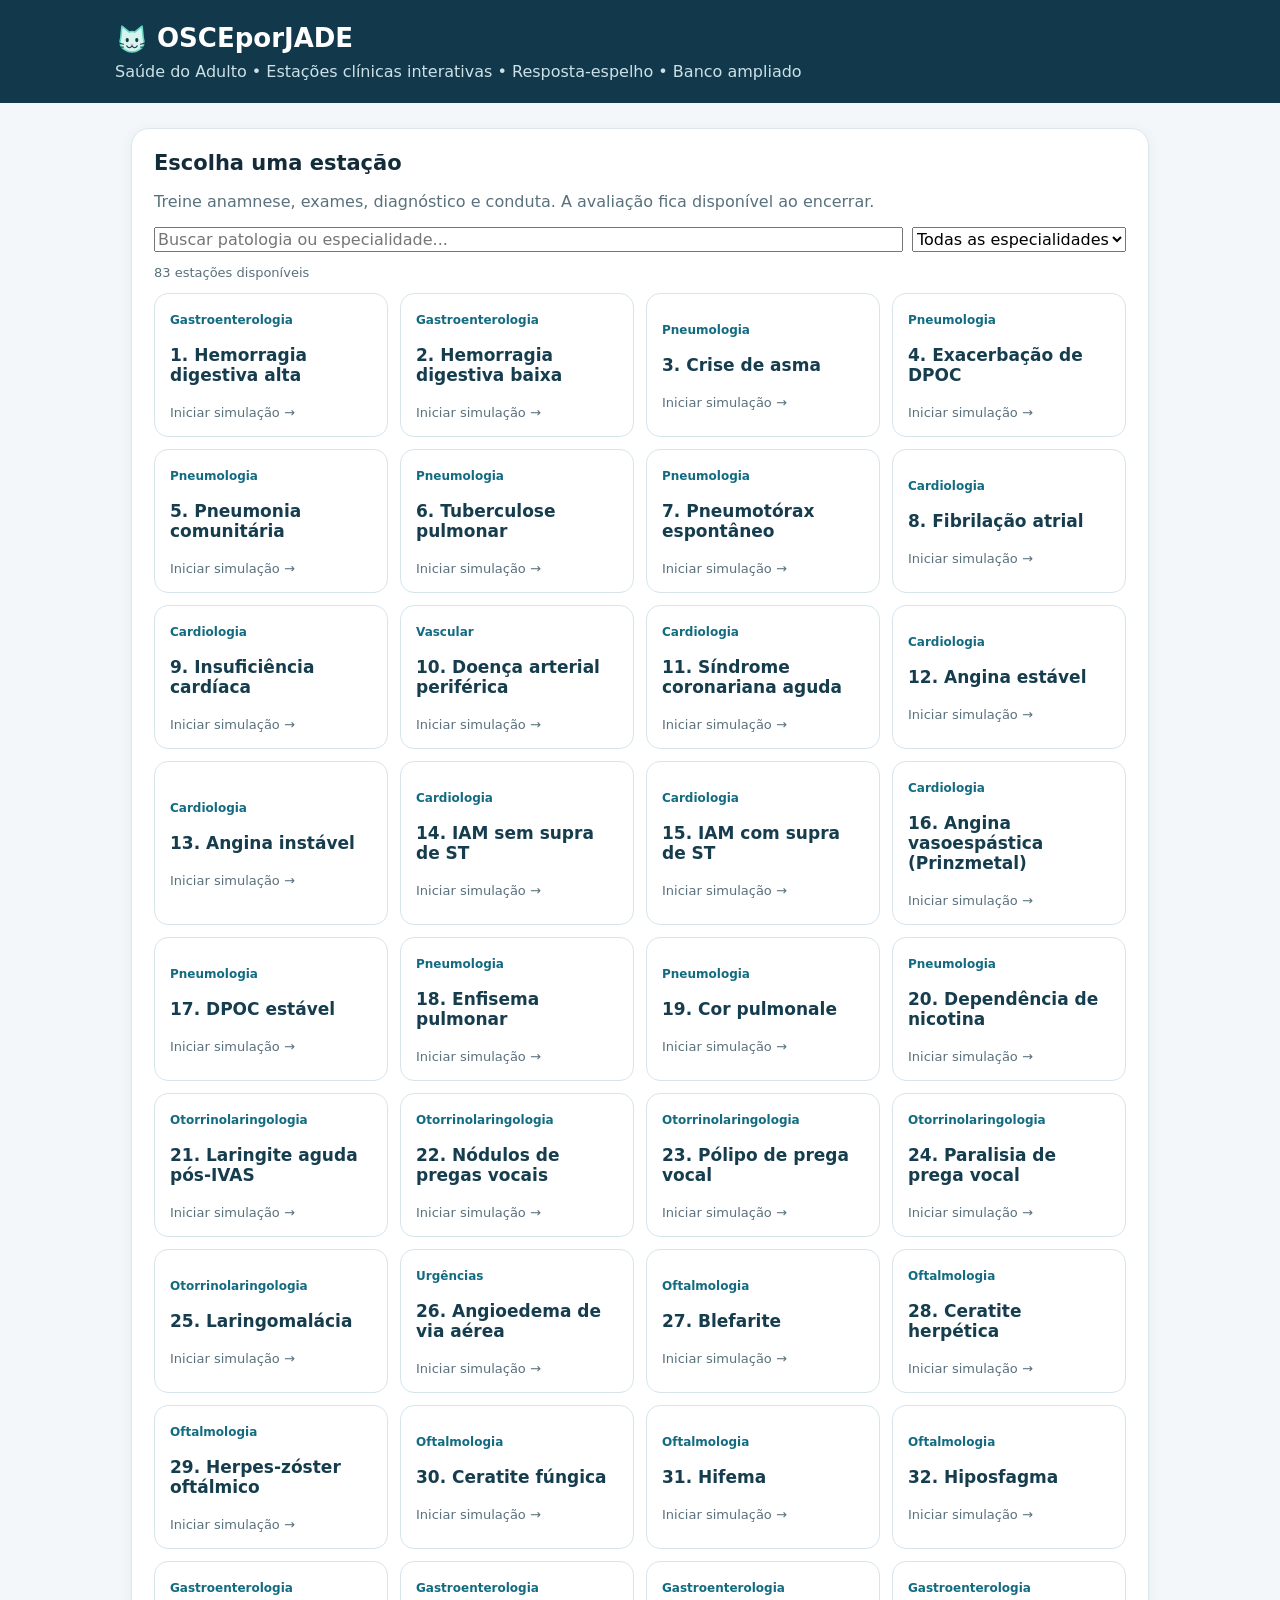
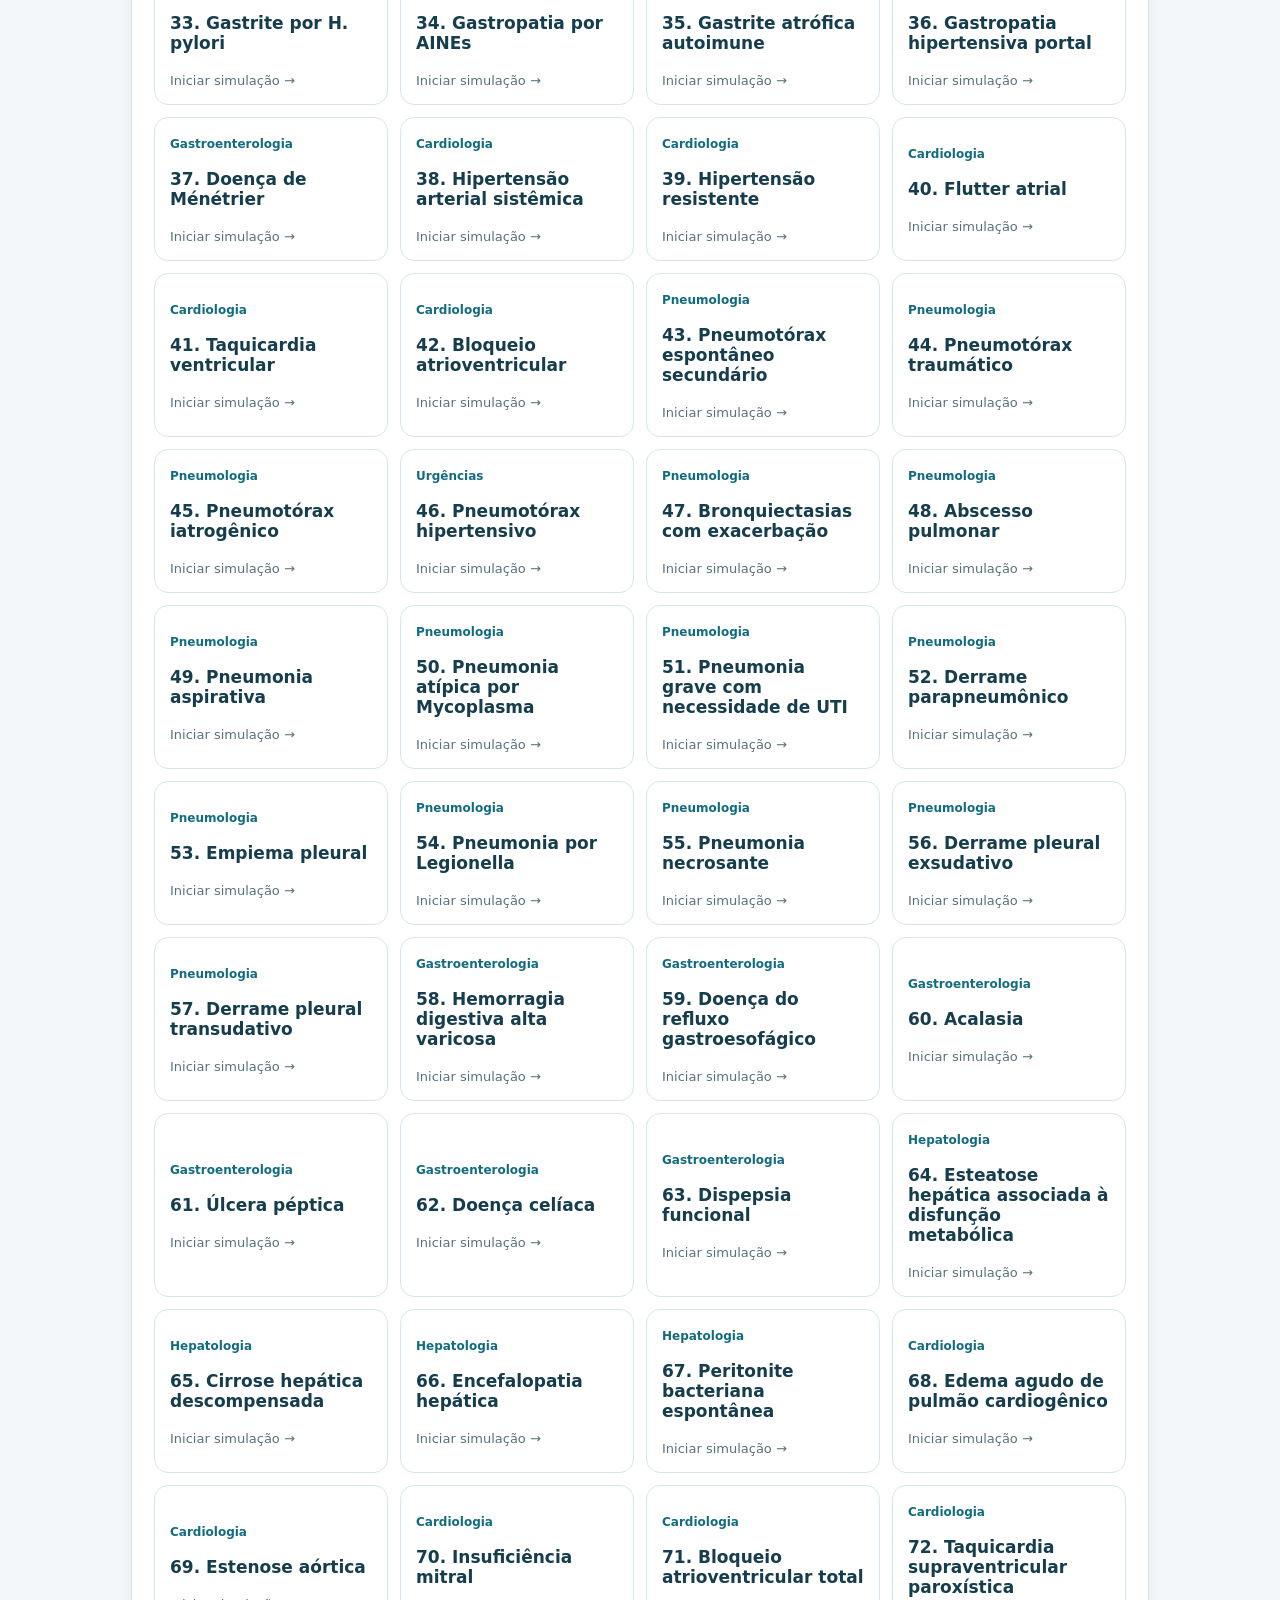
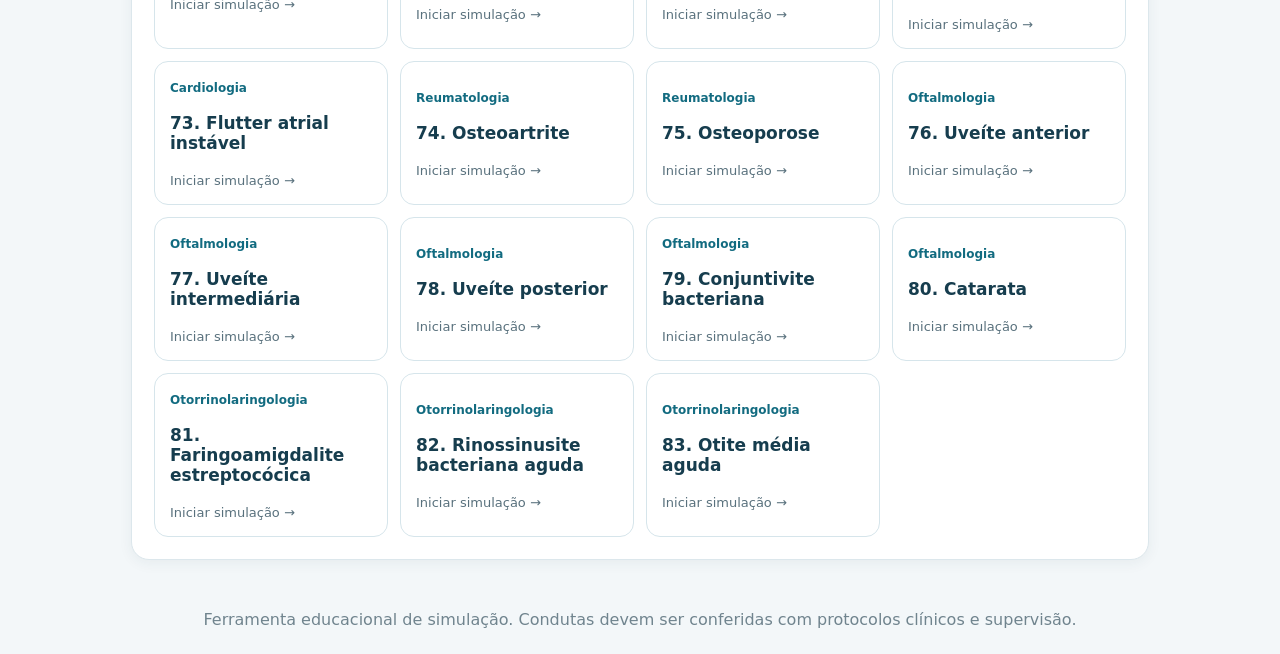
<file: OSCEporJADE_ampliado_index.html>
<!doctype html><html lang="pt-BR"><head><meta charset="utf-8"><meta name="viewport" content="width=device-width,initial-scale=1"><title>OSCEporJADE | Saúde do Adulto</title><link rel="icon" href="data:image/svg+xml,%3Csvg%20xmlns%3D%22http%3A//www.w3.org/2000/svg%22%20viewBox%3D%220%200%2064%2064%22%3E%3Cpath%20d%3D%22M11%2029%2013%208%2027%2019%2037%2019%2051%208%2053%2029Q58%2045%2046%2052Q32%2061%2018%2052Q6%2045%2011%2029%22%20fill%3D%22%23d7f3ee%22%20stroke%3D%22%2312394b%22%20stroke-width%3D%223%22/%3E%3Ccircle%20cx%3D%2223%22%20cy%3D%2234%22%20r%3D%223%22/%3E%3Ccircle%20cx%3D%2241%22%20cy%3D%2234%22%20r%3D%223%22/%3E%3Cpath%20d%3D%22m29%2042%203%203%203-3%22%20fill%3D%22%23e88ca4%22/%3E%3C/svg%3E"><style>:root{font-family:system-ui,-apple-system,sans-serif;color:#142c39;background:#f3f7f9}*{box-sizing:border-box}body{margin:0}header{background:#12394b;color:white;padding:22px max(18px,calc((100vw - 1050px)/2))}header h1{margin:0;font-size:26px}header p{margin:6px 0 0;color:#cde0e7}main{max-width:1050px;margin:25px auto;padding:0 16px}.panel{background:white;border:1px solid #dce7ec;border-radius:18px;padding:22px;margin:16px 0;box-shadow:0 3px 14px #193f5110}.toolbar{display:flex;gap:9px;flex-wrap:wrap}button,select,input,textarea{font:inherit}button{cursor:pointer;border:1px solid #c5d6de;border-radius:10px;background:white;color:#163d4e;padding:10px 14px}button.primary{background:#126b80;color:white;border-color:#126b80}button:disabled{opacity:.5;cursor:not-allowed}.grid{display:grid;grid-template-columns:repeat(auto-fit,minmax(230px,1fr));gap:12px}.case{border:1px solid #d6e5eb;border-radius:14px;padding:15px;text-align:left;min-height:120px}.case:hover{border-color:#16839a;background:#f2fbfd}.tag{font-size:12px;color:#126b80;font-weight:700}.muted{color:#59717d}.hidden{display:none}.chat{max-height:360px;overflow:auto;background:#f5f9fb;border-radius:12px;padding:12px;min-height:90px}.bubble{padding:10px 12px;margin:8px 0;border-radius:12px;max-width:90%;white-space:pre-wrap}.patient{background:#e2eef2}.student{background:#d6f3eb;margin-left:auto}.questions{display:flex;flex-wrap:wrap;gap:8px;margin-top:12px}.questions button{font-size:13px}.check{display:flex;align-items:flex-start;gap:10px;padding:9px 0;border-bottom:1px solid #edf2f4}.check input{margin-top:4px;transform:scale(1.2)}.cols{display:grid;grid-template-columns:1.15fr .85fr;gap:16px}@media(max-width:740px){.cols{grid-template-columns:1fr}}.result{white-space:pre-wrap;background:#eaf7f2;padding:15px;border-radius:12px}.warn{background:#fff4e8;padding:12px;border-radius:10px}.small{font-size:13px}textarea{width:100%;min-height:90px;border:1px solid #c8d8e0;border-radius:10px;padding:10px}h2{margin-top:0;font-size:21px}h3{font-size:17px}footer{text-align:center;color:#70848e;padding:25px}</style></head><body><header><h1><svg xmlns="http://www.w3.org/2000/svg" width="34" height="34" viewBox="0 0 64 64" style="vertical-align:middle;margin-right:8px" aria-label="Ícone de gatinho" role="img"><path d="M11 29 13 8 27 19 Q32 17 37 19 L51 8 53 29 Q58 45 46 52 Q32 61 18 52 Q6 45 11 29Z" fill="#d7f3ee" stroke="#65d8c4" stroke-width="3" stroke-linejoin="round"/><ellipse cx="23" cy="34" rx="3" ry="4" fill="#12394b"/><ellipse cx="41" cy="34" rx="3" ry="4" fill="#12394b"/><path d="m29 42 3 3 3-3Z" fill="#e88ca4"/><path d="M32 45q-5 7-10 0m10 0q5 7 10 0M16 42 4 39m12 8L4 48m44-6 12-3m-12 8 12 1" fill="none" stroke="#12394b" stroke-width="2" stroke-linecap="round"/></svg>OSCEporJADE</h1><p>Saúde do Adulto • Estações clínicas interativas • Resposta-espelho • Banco ampliado</p></header><main><section id="home" class="panel"><h2>Escolha uma estação</h2><p class="muted">Treine anamnese, exames, diagnóstico e conduta. A avaliação fica disponível ao encerrar.</p><div class="toolbar" style="margin:12px 0"><input id="searchCases" type="search" placeholder="Buscar patologia ou especialidade..." oninput="renderHome()" style="flex:1;min-width:200px"><select id="filterArea" onchange="renderHome()"><option value="">Todas as especialidades</option></select></div><p id="totalCases" class="muted small"></p><div class="grid" id="caseGrid"></div></section><section id="station" class="hidden"><div class="toolbar"><button onclick="goHome()">← Estações</button><button onclick="restart()">↻ Reiniciar</button><span id="stationName" style="align-self:center;font-weight:700"></span></div><div class="panel"><div class="tag" id="area"></div><h2 id="chief"></h2><p class="muted">Você é o(a) estudante responsável pelo atendimento. O paciente aguarda suas perguntas.</p><div class="warn small">Primeiro passo: higienizar as mãos, apresentar-se, perguntar e confirmar o nome do paciente. Em emergências, avalie ABCDE e acione ajuda imediatamente.</div></div><div class="cols"><div><div class="panel"><h3>Paciente simulado</h3><div id="chat" class="chat" aria-live="polite"></div><div id="questions" class="questions"></div></div><div class="panel"><h3>Solicitar exames</h3><div id="exams" class="questions"></div><div id="examResults"></div></div><div class="panel"><h3>Seu raciocínio clínico</h3><label>Hipótese diagnóstica<textarea id="diagnosis" placeholder="Qual é a principal hipótese?"></textarea></label><label>Conduta e tratamento<textarea id="management" placeholder="Descreva a conduta inicial e o tratamento."></textarea></label></div></div><div><div class="panel"><h3>Checklist da estação</h3><p class="muted small">Marque apenas o que você realmente realizou ou verbalizou.</p><div id="checklist"></div><p id="progress"></p><button class="primary" onclick="finish()">Encerrar e ver avaliação</button></div><div id="feedback" class="panel hidden"></div></div></div></section></main><footer>Ferramenta educacional de simulação. Condutas devem ser conferidas com protocolos clínicos e supervisão.</footer><script>
const common=['Higienizou as mãos','Apresentou-se ao paciente','Perguntou e confirmou o nome','Explicou o atendimento e pediu consentimento'];
const cases=[{"id":"hda","area":"Gastroenterologia","name":"Hemorragia digestiva alta","chief":"“Vomitei sangue e fiquei tonto.”","patient":"Carlos, 57 anos","answers":[["Quando começou?","Hoje cedo. Primeiro tive um vômito escuro, depois saiu sangue vermelho."],["Como estão as fezes?","Desde ontem estão pretas e com cheiro muito forte."],["Usa medicamentos?","Tomo anti-inflamatório quase todo dia por dor nas costas."],["Sente tontura ou desmaiou?","Estou tonto quando me levanto."],["Tem doença no fígado ou bebe álcool?","Não sei de doença no fígado. Bebo socialmente."]],"exams":[["Sinais vitais","PA 90/60 mmHg; FC 118 bpm; FR 22 irpm; SpO₂ 96%."],["Hemograma","Hemoglobina 8,2 g/dL; plaquetas 230.000/mm³."],["Ureia, creatinina e coagulação","Ureia 68 mg/dL; creatinina 1,0 mg/dL; INR 1,1."],["EDA após estabilização","Úlcera duodenal com sangramento ativo (Forrest Ib)."]],"points":["Investigou hematêmese, melena e medicamentos","Avaliou instabilidade hemodinâmica","Solicitou hemograma, coagulação e tipagem sanguínea","Indicou dois acessos venosos calibrosos e ressuscitação guiada","Solicitou EDA após estabilização","Indicou IBP e hemostasia endoscópica"],"answer":"HDA não varicosa por úlcera duodenal sangrante. ABCDE, monitorização, 2 acessos calibrosos, coleta laboratorial e tipagem/prova cruzada, reposição guiada e avaliação transfusional; EDA após estabilização, hemostasia endoscópica e IBP. Pesquisar H. pylori e suspender AINE."},{"id":"hdb","area":"Gastroenterologia","name":"Hemorragia digestiva baixa","chief":"“Saiu muito sangue vermelho nas fezes.”","patient":"Helena, 68 anos","answers":[["Como é o sangramento?","Sangue vermelho vivo, quase sem dor."],["Tem dor abdominal?","Não, apenas um desconforto leve."],["Mudou o hábito intestinal?","Não."],["Usa medicamentos?","Tomo AAS diariamente."],["Teve tontura?","Um pouco quando levantei."]],"exams":[["Sinais vitais","PA 110/70 mmHg, FC 98 bpm."],["Hemograma","Hb 10,4 g/dL."],["Colonoscopia após preparo","Divertículos colônicos e estigma de sangramento recente."]],"points":["Caracterizou hematoquezia/enterorragia","Pesquisou AAS, anticoagulantes e alterações intestinais","Avaliou sinais vitais e perfusão","Solicitou hemograma e exames de coagulação","Indicou colonoscopia após estabilização","Planejou suporte e hemostasia conforme achado"],"answer":"HDB provavelmente diverticular. Avaliar estabilidade, acesso venoso e exames; colonoscopia após preparo em paciente estável. Se sangramento volumoso persistente, considerar angiotomografia e intervenção."},{"id":"asma","area":"Pneumologia","name":"Crise de asma","chief":"“Estou chiando e com falta de ar.”","patient":"Luísa, 24 anos","answers":[["Quando começou?","Depois de limpar um quarto empoeirado."],["Tem sintomas à noite?","Às vezes acordo tossindo."],["Já teve crises?","Sim, tenho asma desde criança."],["Usa bombinha?","Só salbutamol quando fico ruim."],["Consegue falar frases completas?","Sim, mas preciso parar um pouco para respirar."]],"exams":[["Sinais vitais","FC 108 bpm, FR 26 irpm, SpO₂ 94%."],["Ausculta","Sibilos expiratórios difusos."],["Pico de fluxo","65% do melhor valor pessoal."]],"points":["Pesquisou gatilhos e sintomas noturnos","Investigou medicações e crises anteriores","Avaliou fala, esforço respiratório e SpO₂","Classificou a gravidade da exacerbação","Indicou broncodilatador de alívio e corticoide conforme gravidade","Orientou tratamento controlador com corticoide inalatório"],"answer":"Exacerbação asmática. Avaliar gravidade, oxigênio se necessário, SABA repetido com espaçador/nebulização, corticoide sistêmico conforme gravidade, reavaliar resposta; revisar tratamento com corticoide inalatório e plano de ação."},{"id":"dpoc","area":"Pneumologia","name":"Exacerbação de DPOC","chief":"“Minha falta de ar piorou e o catarro mudou.”","patient":"José, 69 anos","answers":[["Há quanto tempo piorou?","Há três dias."],["O catarro mudou?","Aumentou e ficou amarelado."],["É fumante?","Fumei por 40 anos."],["Tem diagnóstico pulmonar?","Tenho DPOC e uso duas bombinhas."],["Tem febre?","Não medi, mas tive calafrios."]],"exams":[["Sinais vitais","FR 28, FC 106, SpO₂ 87% em ar ambiente."],["Gasometria","pH 7,32; PaCO₂ 56 mmHg; PaO₂ 55 mmHg."],["RX tórax","Hiperinsuflação, sem consolidação focal."]],"points":["Investigou dispneia, volume e purulência do escarro","Investigou tabagismo e tratamento habitual","Avaliou saturação e sinais de insuficiência respiratória","Solicitou gasometria e RX conforme gravidade","Indicou O₂ alvo 88–92% e broncodilatadores","Considerou corticoide, antibiótico e VNI conforme critérios"],"answer":"Exacerbação de DPOC com acidose respiratória hipercápnica. Oxigênio controlado (SpO₂ 88–92%), SABA/SAMA, corticoide sistêmico, antibiótico pela purulência e sintomas, considerar VNI e internação."},{"id":"pneumonia","area":"Pneumologia","name":"Pneumonia comunitária","chief":"“Estou com febre, tosse e dor ao respirar.”","patient":"Marta, 52 anos","answers":[["Há quantos dias?","Quatro dias."],["Tem catarro?","Sim, amarelado."],["Sente dor no peito?","Dói do lado direito ao respirar fundo."],["Tem doenças prévias?","Tenho hipertensão controlada."],["Tem falta de ar?","Um pouco ao caminhar."]],"exams":[["Sinais vitais","Temperatura 38,5 °C, FR 24, PA 125/80, SpO₂ 95%."],["Ausculta","Crepitações na base direita."],["RX tórax","Consolidação em lobo inferior direito."]],"points":["Investigou febre, tosse, escarro e dispneia","Avaliou comorbidades e gravidade","Realizou ausculta pulmonar","Solicitou RX de tórax","Estratificou necessidade de internação","Indicou antibiótico empírico adequado ao contexto"],"answer":"Pneumonia adquirida na comunidade, aparentemente sem critérios de gravidade maior. Estratificar CURB-65 e contexto clínico, antibiótico empírico conforme protocolo local, hidratação, analgesia e reavaliação."},{"id":"tb","area":"Pneumologia","name":"Tuberculose pulmonar","chief":"“Tosso há semanas e estou emagrecendo.”","patient":"Raimundo, 46 anos","answers":[["Há quanto tempo tosse?","Mais de um mês."],["Tem febre?","No fim da tarde."],["Sua à noite?","Acordo com a roupa molhada."],["Perdeu peso?","Uns seis quilos sem querer."],["Alguém próximo teve tuberculose?","Meu colega de casa tratou há um ano."]],"exams":[["RX tórax","Opacidade e cavitação em ápice direito."],["TRM-TB","Mycobacterium tuberculosis detectado; resistência à rifampicina não detectada."],["Teste de HIV","Teste ofertado, resultado pendente."]],"points":["Investigou duração da tosse e sintomas constitucionais","Pesquisou contato e fatores de risco","Orientou precauções respiratórias","Solicitou TRM-TB e RX","Ofertou teste HIV e investigação de contatos","Indicou esquema para TB sensível e acompanhamento"],"answer":"Tuberculose pulmonar bacteriologicamente confirmada. Precauções respiratórias, notificação, investigação de contatos, avaliar HIV; esquema básico 2RHZE/4RH para TB sensível, conforme protocolo."},{"id":"pneumotorax","area":"Pneumologia","name":"Pneumotórax espontâneo","chief":"“Senti uma dor súbita no peito e falta de ar.”","patient":"Pedro, 22 anos","answers":[["Como começou?","De repente, enquanto estava sentado."],["Teve trauma?","Não."],["Fuma?","Não."],["Já teve isso?","Nunca."],["A dor piora ao respirar?","Sim, do lado esquerdo."]],"exams":[["Sinais vitais","PA 120/75, FC 100, SpO₂ 96%, sem instabilidade."],["Exame pulmonar","Murmúrio vesicular reduzido à esquerda."],["RX tórax","Pneumotórax esquerdo sem desvio mediastinal."]],"points":["Investigou início súbito, trauma e tabagismo","Avaliou estabilidade e sinais de tensão","Examinou os dois hemitórax","Solicitou imagem em paciente estável","Definiu observação/aspiração/dreno conforme tamanho e sintomas","Orientou seguimento e sinais de retorno"],"answer":"Pneumotórax espontâneo primário estável. Avaliar tamanho, sintomas e protocolo para observação, aspiração ou drenagem. Se sinais de tensão: descompressão imediata, sem esperar RX."},{"id":"fa","area":"Cardiologia","name":"Fibrilação atrial","chief":"“Meu coração está disparado e irregular.”","patient":"Antônio, 73 anos","answers":[["Quando começou?","Hoje pela manhã."],["Tem dor no peito ou desmaio?","Não."],["Sente falta de ar?","Leve."],["Tem hipertensão ou diabetes?","Tenho hipertensão."],["Usa anticoagulante?","Não."]],"exams":[["Sinais vitais","PA 130/80, FC 138 irregular, SpO₂ 97%."],["ECG","Ritmo irregularmente irregular, sem ondas P organizadas."],["Eletrólitos e TSH","Sem alterações relevantes."]],"points":["Investigou início, síncope e dor torácica","Avaliou estabilidade hemodinâmica","Solicitou ECG de 12 derivações","Reconheceu FA com resposta ventricular rápida","Indicou controle de frequência em paciente estável","Avaliou risco tromboembólico e anticoagulação"],"answer":"FA com resposta ventricular rápida, hemodinamicamente estável. Controlar frequência conforme função ventricular e contraindicações, investigar gatilhos e avaliar anticoagulação. Instabilidade atribuível à FA exige cardioversão sincronizada."},{"id":"ic","area":"Cardiologia","name":"Insuficiência cardíaca","chief":"“Fico sem ar deitado e minhas pernas incham.”","patient":"Francisca, 66 anos","answers":[["Quantos travesseiros usa?","Três, senão fico sufocada."],["Acorda à noite com falta de ar?","Sim."],["As pernas incham?","No fim do dia."],["Tem doenças prévias?","Hipertensão e infarto antigo."],["Usa diurético?","Às vezes esqueço."]],"exams":[["Exame físico","Edema bilateral, estertores bibasais, turgência jugular."],["BNP","Elevado."],["Ecocardiograma","Fração de ejeção de 32%."]],"points":["Investigou ortopneia, DPN e edema","Pesquisou infarto, HAS e adesão","Avaliou sinais de congestão e perfusão","Solicitou ECG, BNP e ecocardiograma","Indicou diurético para congestão","Citou tratamento modificador de prognóstico na ICFEr"],"answer":"Insuficiência cardíaca com fração de ejeção reduzida (32%) e congestão. Avaliar necessidade de internação, diurético para congestão e otimizar ARNI/IECA/BRA, betabloqueador, antagonista mineralocorticoide e iSGLT2 conforme tolerância."},{"id":"dap","area":"Vascular","name":"Doença arterial periférica","chief":"“Minha panturrilha dói quando caminho.”","patient":"Sebastião, 64 anos","answers":[["Quando dói?","Depois de caminhar uns 200 metros."],["Melhora quando para?","Em poucos minutos."],["Tem dor em repouso?","Não."],["Fuma ou tem diabetes?","Fumo e tenho diabetes."],["Tem feridas nos pés?","Não."]],"exams":[["Exame vascular","Pulsos pediosos diminuídos; pele fria, sem úlcera."],["Índice tornozelo-braquial","ITB direito 0,65."],["Doppler arterial","Doença aterosclerótica femoropoplítea."]],"points":["Caracterizou claudicação e distância de marcha","Investigou tabagismo e diabetes","Palpou pulsos e inspecionou membros","Solicitou ITB","Indicou exercício supervisionado e cessar tabagismo","Indicou estatina e terapia antitrombótica apropriada"],"answer":"DAP sintomática com claudicação intermitente. Cessar tabagismo, exercício estruturado, estatina de alta intensidade, antiagregante conforme indicação e controle de fatores de risco; avaliar revascularização se limitação persistente."},{"id":"iam","area":"Cardiologia","name":"Síndrome coronariana aguda","chief":"“Estou com uma pressão forte no peito.”","patient":"Roberto, 59 anos","answers":[["Quando começou?","Há 40 minutos, mesmo em repouso."],["Irradia para algum lugar?","Braço esquerdo e mandíbula."],["Tem suor frio ou náusea?","Sim, os dois."],["Tem fatores de risco?","Sou diabético e hipertenso."],["Tomou alguma medicação?","Ainda não."]],"exams":[["Sinais vitais","PA 145/90, FC 104, SpO₂ 96%."],["ECG imediato","Supradesnivelamento de ST em DII, DIII e aVF."],["Troponina","Elevada na coleta inicial."]],"points":["Reconheceu dor típica e sintomas associados","Avaliou ABC e sinais vitais","Solicitou ECG em até 10 minutos","Reconheceu IAM com supra inferior","Indicou antiagregação/anticoagulação conforme protocolo","Acionou reperfusão imediata e equipe especializada"],"answer":"IAM com supra de ST inferior. Monitorização, ECG, AAS e demais antitrombóticos conforme protocolo e contraindicações; reperfusão imediata por angioplastia primária ou fibrinólise quando indicada. Não atrasar reperfusão aguardando troponina."},{"id":"extra0","area":"Cardiologia","name":"Angina estável","chief":"“Homem de 58 anos com dor opressiva retroesternal ao subir escadas, aliviada em repouso.”","patient":"Paciente simulado","answers":[["O que trouxe você à consulta?","Homem de 58 anos com dor opressiva retroesternal ao subir escadas, aliviada em repouso."],["Quando começaram os sintomas e como evoluíram?","Os sintomas motivaram esta consulta. Gostaria que você investigasse o início, a evolução e os sinais de gravidade."],["Quais antecedentes, medicamentos e fatores de risco devo investigar?","Investigar início, duração, irradiação, relação com esforço, fatores de risco e sintomas associados."],["Há algum sinal de alerta ou sintoma associado?","Investigue: Investigar início, duração, irradiação, relação com esforço, fatores de risco e sintomas associados."],["O que mais é importante perguntar?","Diferenciar dor estável de síndrome coronariana aguda."]],"exams":[["Sinais vitais e avaliação inicial","Avaliar pressão arterial, frequência cardíaca, frequência respiratória, saturação e estabilidade clínica conforme contexto."],["Exame físico direcionado","Sinais vitais, ausculta cardíaca e pulmonar, perfusão e sinais de insuficiência cardíaca."],["Exames complementares indicados","ECG e avaliação de risco; considerar teste funcional conforme quadro clínico."]],"points":["Investigou a queixa principal e a cronologia dos sintomas","Pesquisou fatores de risco, antecedentes e medicamentos","Pesquisou sinais de alarme e avaliou estabilidade","Realizou exame físico dirigido: Sinais vitais, ausculta cardíaca e pulmonar, perfusão e sinais de insuficiência cardíaca.","Indicou exames: ECG e avaliação de risco; considerar teste funcional conforme quadro clínico.","Formulou hipótese diagnóstica e diferenciais","Definiu conduta inicial: Controle de fatores de risco, estatina e terapia antianginosa conforme avaliação."],"answer":"RESPOSTA-ESPELHO DO AVALIADOR\n\nDiagnóstico principal: Doença arterial coronariana crônica com angina estável.\n\nAnamnese esperada: Investigar início, duração, irradiação, relação com esforço, fatores de risco e sintomas associados.\n\nExame físico: Sinais vitais, ausculta cardíaca e pulmonar, perfusão e sinais de insuficiência cardíaca.\n\nExames e interpretação: ECG e avaliação de risco; considerar teste funcional conforme quadro clínico.\n\nConduta e tratamento: Controle de fatores de risco, estatina e terapia antianginosa conforme avaliação.\n\nPonto-chave: Diferenciar dor estável de síndrome coronariana aguda."},{"id":"extra1","area":"Cardiologia","name":"Angina instável","chief":"“Mulher de 64 anos relata dor torácica nova, intensa, inclusive em repouso.”","patient":"Paciente simulado","answers":[["O que trouxe você à consulta?","Mulher de 64 anos relata dor torácica nova, intensa, inclusive em repouso."],["Quando começaram os sintomas e como evoluíram?","Os sintomas motivaram esta consulta. Gostaria que você investigasse o início, a evolução e os sinais de gravidade."],["Quais antecedentes, medicamentos e fatores de risco devo investigar?","Caracterizar dor e sinais de instabilidade; avaliar fatores de risco."],["Há algum sinal de alerta ou sintoma associado?","Investigue: Caracterizar dor e sinais de instabilidade; avaliar fatores de risco."],["O que mais é importante perguntar?","Angina instável não apresenta necrose miocárdica demonstrável por troponina."]],"exams":[["Sinais vitais e avaliação inicial","Avaliar pressão arterial, frequência cardíaca, frequência respiratória, saturação e estabilidade clínica conforme contexto."],["Exame físico direcionado","PA, FC, saturação, perfusão e ausculta."],["Exames complementares indicados","ECG seriado e troponinas seriadas."]],"points":["Investigou a queixa principal e a cronologia dos sintomas","Pesquisou fatores de risco, antecedentes e medicamentos","Pesquisou sinais de alarme e avaliou estabilidade","Realizou exame físico dirigido: PA, FC, saturação, perfusão e ausculta.","Indicou exames: ECG seriado e troponinas seriadas.","Formulou hipótese diagnóstica e diferenciais","Definiu conduta inicial: Avaliação emergencial, monitorização e protocolo de SCA."],"answer":"RESPOSTA-ESPELHO DO AVALIADOR\n\nDiagnóstico principal: Síndrome coronariana aguda sem supra até investigação.\n\nAnamnese esperada: Caracterizar dor e sinais de instabilidade; avaliar fatores de risco.\n\nExame físico: PA, FC, saturação, perfusão e ausculta.\n\nExames e interpretação: ECG seriado e troponinas seriadas.\n\nConduta e tratamento: Avaliação emergencial, monitorização e protocolo de SCA.\n\nPonto-chave: Angina instável não apresenta necrose miocárdica demonstrável por troponina."},{"id":"extra2","area":"Cardiologia","name":"IAM sem supra de ST","chief":"“Homem de 67 anos com dor torácica persistente, troponina elevada e ECG sem supra.”","patient":"Paciente simulado","answers":[["O que trouxe você à consulta?","Homem de 67 anos com dor torácica persistente, troponina elevada e ECG sem supra."],["Quando começaram os sintomas e como evoluíram?","Os sintomas motivaram esta consulta. Gostaria que você investigasse o início, a evolução e os sinais de gravidade."],["Quais antecedentes, medicamentos e fatores de risco devo investigar?","Dor, início, dispneia, síncope, sangramento e contraindicações terapêuticas."],["Há algum sinal de alerta ou sintoma associado?","Investigue: Dor, início, dispneia, síncope, sangramento e contraindicações terapêuticas."],["O que mais é importante perguntar?","Troponina positiva indica lesão miocárdica; interpretar com quadro clínico."]],"exams":[["Sinais vitais e avaliação inicial","Avaliar pressão arterial, frequência cardíaca, frequência respiratória, saturação e estabilidade clínica conforme contexto."],["Exame físico direcionado","Estabilidade hemodinâmica e sinais de congestão."],["Exames complementares indicados","ECG seriado, troponina e estratificação de risco."]],"points":["Investigou a queixa principal e a cronologia dos sintomas","Pesquisou fatores de risco, antecedentes e medicamentos","Pesquisou sinais de alarme e avaliou estabilidade","Realizou exame físico dirigido: Estabilidade hemodinâmica e sinais de congestão.","Indicou exames: ECG seriado, troponina e estratificação de risco.","Formulou hipótese diagnóstica e diferenciais","Definiu conduta inicial: Antiagregação e anticoagulação conforme protocolo, estatina e avaliação invasiva conforme risco."],"answer":"RESPOSTA-ESPELHO DO AVALIADOR\n\nDiagnóstico principal: IAM sem supradesnivelamento de ST.\n\nAnamnese esperada: Dor, início, dispneia, síncope, sangramento e contraindicações terapêuticas.\n\nExame físico: Estabilidade hemodinâmica e sinais de congestão.\n\nExames e interpretação: ECG seriado, troponina e estratificação de risco.\n\nConduta e tratamento: Antiagregação e anticoagulação conforme protocolo, estatina e avaliação invasiva conforme risco.\n\nPonto-chave: Troponina positiva indica lesão miocárdica; interpretar com quadro clínico."},{"id":"extra3","area":"Cardiologia","name":"IAM com supra de ST","chief":"“Paciente de 55 anos com dor torácica há 90 minutos e supra de ST no ECG.”","patient":"Paciente simulado","answers":[["O que trouxe você à consulta?","Paciente de 55 anos com dor torácica há 90 minutos e supra de ST no ECG."],["Quando começaram os sintomas e como evoluíram?","Os sintomas motivaram esta consulta. Gostaria que você investigasse o início, a evolução e os sinais de gravidade."],["Quais antecedentes, medicamentos e fatores de risco devo investigar?","Hora exata do início e contraindicações à reperfusão."],["Há algum sinal de alerta ou sintoma associado?","Investigue: Hora exata do início e contraindicações à reperfusão."],["O que mais é importante perguntar?","Tempo até reperfusão é crítico."]],"exams":[["Sinais vitais e avaliação inicial","Avaliar pressão arterial, frequência cardíaca, frequência respiratória, saturação e estabilidade clínica conforme contexto."],["Exame físico direcionado","Sinais vitais, choque, congestão, perfusão."],["Exames complementares indicados","ECG imediato; exames sem atrasar reperfusão."]],"points":["Investigou a queixa principal e a cronologia dos sintomas","Pesquisou fatores de risco, antecedentes e medicamentos","Pesquisou sinais de alarme e avaliou estabilidade","Realizou exame físico dirigido: Sinais vitais, choque, congestão, perfusão.","Indicou exames: ECG imediato; exames sem atrasar reperfusão.","Formulou hipótese diagnóstica e diferenciais","Definiu conduta inicial: Ativar reperfusão urgente, preferencialmente angioplastia primária; considerar fibrinólise quando indicada."],"answer":"RESPOSTA-ESPELHO DO AVALIADOR\n\nDiagnóstico principal: IAM com supradesnivelamento de ST.\n\nAnamnese esperada: Hora exata do início e contraindicações à reperfusão.\n\nExame físico: Sinais vitais, choque, congestão, perfusão.\n\nExames e interpretação: ECG imediato; exames sem atrasar reperfusão.\n\nConduta e tratamento: Ativar reperfusão urgente, preferencialmente angioplastia primária; considerar fibrinólise quando indicada.\n\nPonto-chave: Tempo até reperfusão é crítico."},{"id":"extra4","area":"Cardiologia","name":"Angina vasoespástica (Prinzmetal)","chief":"“Mulher de 43 anos apresenta episódios de dor torácica em repouso, geralmente de madrugada.”","patient":"Paciente simulado","answers":[["O que trouxe você à consulta?","Mulher de 43 anos apresenta episódios de dor torácica em repouso, geralmente de madrugada."],["Quando começaram os sintomas e como evoluíram?","Os sintomas motivaram esta consulta. Gostaria que você investigasse o início, a evolução e os sinais de gravidade."],["Quais antecedentes, medicamentos e fatores de risco devo investigar?","Padrão temporal, tabagismo e uso de vasoconstritores."],["Há algum sinal de alerta ou sintoma associado?","Investigue: Padrão temporal, tabagismo e uso de vasoconstritores."],["O que mais é importante perguntar?","Betabloqueadores podem agravar vasoespasmo."]],"exams":[["Sinais vitais e avaliação inicial","Avaliar pressão arterial, frequência cardíaca, frequência respiratória, saturação e estabilidade clínica conforme contexto."],["Exame físico direcionado","Avaliar sinais vitais e descartar SCA."],["Exames complementares indicados","ECG durante a dor e avaliação cardiológica."]],"points":["Investigou a queixa principal e a cronologia dos sintomas","Pesquisou fatores de risco, antecedentes e medicamentos","Pesquisou sinais de alarme e avaliou estabilidade","Realizou exame físico dirigido: Avaliar sinais vitais e descartar SCA.","Indicou exames: ECG durante a dor e avaliação cardiológica.","Formulou hipótese diagnóstica e diferenciais","Definiu conduta inicial: Bloqueadores de canal de cálcio e nitratos conforme avaliação."],"answer":"RESPOSTA-ESPELHO DO AVALIADOR\n\nDiagnóstico principal: Angina vasoespástica.\n\nAnamnese esperada: Padrão temporal, tabagismo e uso de vasoconstritores.\n\nExame físico: Avaliar sinais vitais e descartar SCA.\n\nExames e interpretação: ECG durante a dor e avaliação cardiológica.\n\nConduta e tratamento: Bloqueadores de canal de cálcio e nitratos conforme avaliação.\n\nPonto-chave: Betabloqueadores podem agravar vasoespasmo."},{"id":"extra5","area":"Pneumologia","name":"DPOC estável","chief":"“Homem de 69 anos, tabagista, com tosse produtiva crônica e dispneia progressiva.”","patient":"Paciente simulado","answers":[["O que trouxe você à consulta?","Homem de 69 anos, tabagista, com tosse produtiva crônica e dispneia progressiva."],["Quando começaram os sintomas e como evoluíram?","Os sintomas motivaram esta consulta. Gostaria que você investigasse o início, a evolução e os sinais de gravidade."],["Quais antecedentes, medicamentos e fatores de risco devo investigar?","Carga tabágica, dispneia mMRC, CAT e exacerbações no último ano."],["Há algum sinal de alerta ou sintoma associado?","Investigue: Carga tabágica, dispneia mMRC, CAT e exacerbações no último ano."],["O que mais é importante perguntar?","Separar gravidade espirométrica de sintomas e exacerbações."]],"exams":[["Sinais vitais e avaliação inicial","Avaliar pressão arterial, frequência cardíaca, frequência respiratória, saturação e estabilidade clínica conforme contexto."],["Exame físico direcionado","Tórax hiperinsuflado, ausculta, sinais de cor pulmonale."],["Exames complementares indicados","Espirometria pós-broncodilatador: VEF1/CVF < 0,70."]],"points":["Investigou a queixa principal e a cronologia dos sintomas","Pesquisou fatores de risco, antecedentes e medicamentos","Pesquisou sinais de alarme e avaliou estabilidade","Realizou exame físico dirigido: Tórax hiperinsuflado, ausculta, sinais de cor pulmonale.","Indicou exames: Espirometria pós-broncodilatador: VEF1/CVF < 0,70.","Formulou hipótese diagnóstica e diferenciais","Definiu conduta inicial: Cessar tabagismo, vacinas, broncodilatadores e reabilitação conforme classificação."],"answer":"RESPOSTA-ESPELHO DO AVALIADOR\n\nDiagnóstico principal: Doença pulmonar obstrutiva crônica.\n\nAnamnese esperada: Carga tabágica, dispneia mMRC, CAT e exacerbações no último ano.\n\nExame físico: Tórax hiperinsuflado, ausculta, sinais de cor pulmonale.\n\nExames e interpretação: Espirometria pós-broncodilatador: VEF1/CVF < 0,70.\n\nConduta e tratamento: Cessar tabagismo, vacinas, broncodilatadores e reabilitação conforme classificação.\n\nPonto-chave: Separar gravidade espirométrica de sintomas e exacerbações."},{"id":"extra7","area":"Pneumologia","name":"Enfisema pulmonar","chief":"“Paciente de 63 anos, ex-tabagista, com dispneia e TC mostrando áreas de baixa atenuação.”","patient":"Paciente simulado","answers":[["O que trouxe você à consulta?","Paciente de 63 anos, ex-tabagista, com dispneia e TC mostrando áreas de baixa atenuação."],["Quando começaram os sintomas e como evoluíram?","Os sintomas motivaram esta consulta. Gostaria que você investigasse o início, a evolução e os sinais de gravidade."],["Quais antecedentes, medicamentos e fatores de risco devo investigar?","Tabagismo, evolução e limitações funcionais."],["Há algum sinal de alerta ou sintoma associado?","Investigue: Tabagismo, evolução e limitações funcionais."],["O que mais é importante perguntar?","TC alterada isoladamente não equivale a diagnóstico espirométrico de DPOC."]],"exams":[["Sinais vitais e avaliação inicial","Avaliar pressão arterial, frequência cardíaca, frequência respiratória, saturação e estabilidade clínica conforme contexto."],["Exame físico direcionado","Hiperinsuflação e murmúrio vesicular reduzido."],["Exames complementares indicados","TC caracteriza enfisema; espirometria verifica obstrução."]],"points":["Investigou a queixa principal e a cronologia dos sintomas","Pesquisou fatores de risco, antecedentes e medicamentos","Pesquisou sinais de alarme e avaliou estabilidade","Realizou exame físico dirigido: Hiperinsuflação e murmúrio vesicular reduzido.","Indicou exames: TC caracteriza enfisema; espirometria verifica obstrução.","Formulou hipótese diagnóstica e diferenciais","Definiu conduta inicial: Tratamento da doença de base e redução de exposições."],"answer":"RESPOSTA-ESPELHO DO AVALIADOR\n\nDiagnóstico principal: Enfisema, possível componente de DPOC.\n\nAnamnese esperada: Tabagismo, evolução e limitações funcionais.\n\nExame físico: Hiperinsuflação e murmúrio vesicular reduzido.\n\nExames e interpretação: TC caracteriza enfisema; espirometria verifica obstrução.\n\nConduta e tratamento: Tratamento da doença de base e redução de exposições.\n\nPonto-chave: TC alterada isoladamente não equivale a diagnóstico espirométrico de DPOC."},{"id":"extra8","area":"Pneumologia","name":"Cor pulmonale","chief":"“Homem com DPOC avançada apresenta edema de pernas e piora da dispneia.”","patient":"Paciente simulado","answers":[["O que trouxe você à consulta?","Homem com DPOC avançada apresenta edema de pernas e piora da dispneia."],["Quando começaram os sintomas e como evoluíram?","Os sintomas motivaram esta consulta. Gostaria que você investigasse o início, a evolução e os sinais de gravidade."],["Quais antecedentes, medicamentos e fatores de risco devo investigar?","Sintomas de insuficiência direita e doença pulmonar prévia."],["Há algum sinal de alerta ou sintoma associado?","Investigue: Sintomas de insuficiência direita e doença pulmonar prévia."],["O que mais é importante perguntar?","Diferenciar de insuficiência cardíaca esquerda."]],"exams":[["Sinais vitais e avaliação inicial","Avaliar pressão arterial, frequência cardíaca, frequência respiratória, saturação e estabilidade clínica conforme contexto."],["Exame físico direcionado","Edema, turgência jugular e sinais de hipertensão pulmonar."],["Exames complementares indicados","Ecocardiograma e investigação de hipoxemia."]],"points":["Investigou a queixa principal e a cronologia dos sintomas","Pesquisou fatores de risco, antecedentes e medicamentos","Pesquisou sinais de alarme e avaliou estabilidade","Realizou exame físico dirigido: Edema, turgência jugular e sinais de hipertensão pulmonar.","Indicou exames: Ecocardiograma e investigação de hipoxemia.","Formulou hipótese diagnóstica e diferenciais","Definiu conduta inicial: Tratar causa pulmonar e hipoxemia; avaliação especializada."],"answer":"RESPOSTA-ESPELHO DO AVALIADOR\n\nDiagnóstico principal: Cor pulmonale associado a doença pulmonar.\n\nAnamnese esperada: Sintomas de insuficiência direita e doença pulmonar prévia.\n\nExame físico: Edema, turgência jugular e sinais de hipertensão pulmonar.\n\nExames e interpretação: Ecocardiograma e investigação de hipoxemia.\n\nConduta e tratamento: Tratar causa pulmonar e hipoxemia; avaliação especializada.\n\nPonto-chave: Diferenciar de insuficiência cardíaca esquerda."},{"id":"extra9","area":"Pneumologia","name":"Dependência de nicotina","chief":"“Paciente de 46 anos fuma 25 cigarros/dia e quer parar.”","patient":"Paciente simulado","answers":[["O que trouxe você à consulta?","Paciente de 46 anos fuma 25 cigarros/dia e quer parar."],["Quando começaram os sintomas e como evoluíram?","Os sintomas motivaram esta consulta. Gostaria que você investigasse o início, a evolução e os sinais de gravidade."],["Quais antecedentes, medicamentos e fatores de risco devo investigar?","Estágio motivacional, tentativas prévias e teste de Fagerström."],["Há algum sinal de alerta ou sintoma associado?","Investigue: Estágio motivacional, tentativas prévias e teste de Fagerström."],["O que mais é importante perguntar?","Identificar contraindicações antes de prescrever bupropiona ou outras opções."]],"exams":[["Sinais vitais e avaliação inicial","Avaliar pressão arterial, frequência cardíaca, frequência respiratória, saturação e estabilidade clínica conforme contexto."],["Exame físico direcionado","Sinais vitais e avaliação de comorbidades."],["Exames complementares indicados","Avaliação clínica e dependência, sem exame confirmatório obrigatório."]],"points":["Investigou a queixa principal e a cronologia dos sintomas","Pesquisou fatores de risco, antecedentes e medicamentos","Pesquisou sinais de alarme e avaliou estabilidade","Realizou exame físico dirigido: Sinais vitais e avaliação de comorbidades.","Indicou exames: Avaliação clínica e dependência, sem exame confirmatório obrigatório.","Formulou hipótese diagnóstica e diferenciais","Definiu conduta inicial: Aconselhamento estruturado, terapia comportamental e farmacoterapia individualizada."],"answer":"RESPOSTA-ESPELHO DO AVALIADOR\n\nDiagnóstico principal: Transtorno por uso de tabaco.\n\nAnamnese esperada: Estágio motivacional, tentativas prévias e teste de Fagerström.\n\nExame físico: Sinais vitais e avaliação de comorbidades.\n\nExames e interpretação: Avaliação clínica e dependência, sem exame confirmatório obrigatório.\n\nConduta e tratamento: Aconselhamento estruturado, terapia comportamental e farmacoterapia individualizada.\n\nPonto-chave: Identificar contraindicações antes de prescrever bupropiona ou outras opções."},{"id":"extra10","area":"Otorrinolaringologia","name":"Laringite aguda pós-IVAS","chief":"“Professora de 31 anos com rouquidão após resfriado, sem dispneia ou estridor.”","patient":"Paciente simulado","answers":[["O que trouxe você à consulta?","Professora de 31 anos com rouquidão após resfriado, sem dispneia ou estridor."],["Quando começaram os sintomas e como evoluíram?","Os sintomas motivaram esta consulta. Gostaria que você investigasse o início, a evolução e os sinais de gravidade."],["Quais antecedentes, medicamentos e fatores de risco devo investigar?","Tempo de disfonia, febre, uso vocal, refluxo e sinais de alarme."],["Há algum sinal de alerta ou sintoma associado?","Investigue: Tempo de disfonia, febre, uso vocal, refluxo e sinais de alarme."],["O que mais é importante perguntar?","Estridor ou dificuldade respiratória exigem avaliação urgente."]],"exams":[["Sinais vitais e avaliação inicial","Avaliar pressão arterial, frequência cardíaca, frequência respiratória, saturação e estabilidade clínica conforme contexto."],["Exame físico direcionado","Orofaringe, pescoço, voz e avaliação respiratória."],["Exames complementares indicados","Diagnóstico clínico em quadro típico; avaliar laringoscopia se persistente ou alarmes."]],"points":["Investigou a queixa principal e a cronologia dos sintomas","Pesquisou fatores de risco, antecedentes e medicamentos","Pesquisou sinais de alarme e avaliou estabilidade","Realizou exame físico dirigido: Orofaringe, pescoço, voz e avaliação respiratória.","Indicou exames: Diagnóstico clínico em quadro típico; avaliar laringoscopia se persistente ou alarmes.","Formulou hipótese diagnóstica e diferenciais","Definiu conduta inicial: Hidratação, repouso vocal relativo e evitar irritantes."],"answer":"RESPOSTA-ESPELHO DO AVALIADOR\n\nDiagnóstico principal: Laringite aguda.\n\nAnamnese esperada: Tempo de disfonia, febre, uso vocal, refluxo e sinais de alarme.\n\nExame físico: Orofaringe, pescoço, voz e avaliação respiratória.\n\nExames e interpretação: Diagnóstico clínico em quadro típico; avaliar laringoscopia se persistente ou alarmes.\n\nConduta e tratamento: Hidratação, repouso vocal relativo e evitar irritantes.\n\nPonto-chave: Estridor ou dificuldade respiratória exigem avaliação urgente."},{"id":"extra11","area":"Otorrinolaringologia","name":"Nódulos de pregas vocais","chief":"“Cantora de 29 anos com disfonia crônica após uso intenso da voz.”","patient":"Paciente simulado","answers":[["O que trouxe você à consulta?","Cantora de 29 anos com disfonia crônica após uso intenso da voz."],["Quando começaram os sintomas e como evoluíram?","Os sintomas motivaram esta consulta. Gostaria que você investigasse o início, a evolução e os sinais de gravidade."],["Quais antecedentes, medicamentos e fatores de risco devo investigar?","Uso profissional da voz, duração e hábitos vocais."],["Há algum sinal de alerta ou sintoma associado?","Investigue: Uso profissional da voz, duração e hábitos vocais."],["O que mais é importante perguntar?","Lesões geralmente relacionadas a fonotrauma repetitivo."]],"exams":[["Sinais vitais e avaliação inicial","Avaliar pressão arterial, frequência cardíaca, frequência respiratória, saturação e estabilidade clínica conforme contexto."],["Exame físico direcionado","Qualidade vocal e avaliação otorrinolaringológica."],["Exames complementares indicados","Videolaringoscopia."]],"points":["Investigou a queixa principal e a cronologia dos sintomas","Pesquisou fatores de risco, antecedentes e medicamentos","Pesquisou sinais de alarme e avaliou estabilidade","Realizou exame físico dirigido: Qualidade vocal e avaliação otorrinolaringológica.","Indicou exames: Videolaringoscopia.","Formulou hipótese diagnóstica e diferenciais","Definiu conduta inicial: Fonoterapia e higiene vocal; individualizar outras medidas."],"answer":"RESPOSTA-ESPELHO DO AVALIADOR\n\nDiagnóstico principal: Nódulos de pregas vocais.\n\nAnamnese esperada: Uso profissional da voz, duração e hábitos vocais.\n\nExame físico: Qualidade vocal e avaliação otorrinolaringológica.\n\nExames e interpretação: Videolaringoscopia.\n\nConduta e tratamento: Fonoterapia e higiene vocal; individualizar outras medidas.\n\nPonto-chave: Lesões geralmente relacionadas a fonotrauma repetitivo."},{"id":"extra12","area":"Otorrinolaringologia","name":"Pólipo de prega vocal","chief":"“Locutor de 40 anos com rouquidão após episódio de esforço vocal intenso.”","patient":"Paciente simulado","answers":[["O que trouxe você à consulta?","Locutor de 40 anos com rouquidão após episódio de esforço vocal intenso."],["Quando começaram os sintomas e como evoluíram?","Os sintomas motivaram esta consulta. Gostaria que você investigasse o início, a evolução e os sinais de gravidade."],["Quais antecedentes, medicamentos e fatores de risco devo investigar?","Início súbito, tabagismo e sobrecarga vocal."],["Há algum sinal de alerta ou sintoma associado?","Investigue: Início súbito, tabagismo e sobrecarga vocal."],["O que mais é importante perguntar?","Diferenciar pólipo de nódulo e cisto."]],"exams":[["Sinais vitais e avaliação inicial","Avaliar pressão arterial, frequência cardíaca, frequência respiratória, saturação e estabilidade clínica conforme contexto."],["Exame físico direcionado","Avaliar voz e sinais de obstrução."],["Exames complementares indicados","Videolaringoscopia."]],"points":["Investigou a queixa principal e a cronologia dos sintomas","Pesquisou fatores de risco, antecedentes e medicamentos","Pesquisou sinais de alarme e avaliou estabilidade","Realizou exame físico dirigido: Avaliar voz e sinais de obstrução.","Indicou exames: Videolaringoscopia.","Formulou hipótese diagnóstica e diferenciais","Definiu conduta inicial: Avaliação com otorrino e fonoterapia; cirurgia em casos selecionados."],"answer":"RESPOSTA-ESPELHO DO AVALIADOR\n\nDiagnóstico principal: Pólipo de prega vocal.\n\nAnamnese esperada: Início súbito, tabagismo e sobrecarga vocal.\n\nExame físico: Avaliar voz e sinais de obstrução.\n\nExames e interpretação: Videolaringoscopia.\n\nConduta e tratamento: Avaliação com otorrino e fonoterapia; cirurgia em casos selecionados.\n\nPonto-chave: Diferenciar pólipo de nódulo e cisto."},{"id":"extra13","area":"Otorrinolaringologia","name":"Paralisia de prega vocal","chief":"“Mulher apresenta voz soprosa após cirurgia cervical.”","patient":"Paciente simulado","answers":[["O que trouxe você à consulta?","Mulher apresenta voz soprosa após cirurgia cervical."],["Quando começaram os sintomas e como evoluíram?","Os sintomas motivaram esta consulta. Gostaria que você investigasse o início, a evolução e os sinais de gravidade."],["Quais antecedentes, medicamentos e fatores de risco devo investigar?","Cirurgia recente, disfagia, engasgos e aspiração."],["Há algum sinal de alerta ou sintoma associado?","Investigue: Cirurgia recente, disfagia, engasgos e aspiração."],["O que mais é importante perguntar?","Pesquisar risco de broncoaspiração."]],"exams":[["Sinais vitais e avaliação inicial","Avaliar pressão arterial, frequência cardíaca, frequência respiratória, saturação e estabilidade clínica conforme contexto."],["Exame físico direcionado","Avaliar voz, tosse e proteção de via aérea."],["Exames complementares indicados","Laringoscopia e investigação etiológica."]],"points":["Investigou a queixa principal e a cronologia dos sintomas","Pesquisou fatores de risco, antecedentes e medicamentos","Pesquisou sinais de alarme e avaliou estabilidade","Realizou exame físico dirigido: Avaliar voz, tosse e proteção de via aérea.","Indicou exames: Laringoscopia e investigação etiológica.","Formulou hipótese diagnóstica e diferenciais","Definiu conduta inicial: Encaminhar para otorrino; manejo de voz e deglutição."],"answer":"RESPOSTA-ESPELHO DO AVALIADOR\n\nDiagnóstico principal: Paralisia de prega vocal por possível lesão do nervo laríngeo recorrente.\n\nAnamnese esperada: Cirurgia recente, disfagia, engasgos e aspiração.\n\nExame físico: Avaliar voz, tosse e proteção de via aérea.\n\nExames e interpretação: Laringoscopia e investigação etiológica.\n\nConduta e tratamento: Encaminhar para otorrino; manejo de voz e deglutição.\n\nPonto-chave: Pesquisar risco de broncoaspiração."},{"id":"extra14","area":"Otorrinolaringologia","name":"Laringomalácia","chief":"“Lactente com estridor inspiratório desde as primeiras semanas de vida.”","patient":"Paciente simulado","answers":[["O que trouxe você à consulta?","Lactente com estridor inspiratório desde as primeiras semanas de vida."],["Quando começaram os sintomas e como evoluíram?","Os sintomas motivaram esta consulta. Gostaria que você investigasse o início, a evolução e os sinais de gravidade."],["Quais antecedentes, medicamentos e fatores de risco devo investigar?","Piora ao alimentar, ganho de peso, cianose e apneia."],["Há algum sinal de alerta ou sintoma associado?","Investigue: Piora ao alimentar, ganho de peso, cianose e apneia."],["O que mais é importante perguntar?","Sinais de dificuldade respiratória e falha de crescimento são alarmes."]],"exams":[["Sinais vitais e avaliação inicial","Avaliar pressão arterial, frequência cardíaca, frequência respiratória, saturação e estabilidade clínica conforme contexto."],["Exame físico direcionado","Esforço respiratório, estridor e crescimento."],["Exames complementares indicados","Nasofibrolaringoscopia conforme avaliação especializada."]],"points":["Investigou a queixa principal e a cronologia dos sintomas","Pesquisou fatores de risco, antecedentes e medicamentos","Pesquisou sinais de alarme e avaliou estabilidade","Realizou exame físico dirigido: Esforço respiratório, estridor e crescimento.","Indicou exames: Nasofibrolaringoscopia conforme avaliação especializada.","Formulou hipótese diagnóstica e diferenciais","Definiu conduta inicial: Acompanhamento ou intervenção se comprometimento grave."],"answer":"RESPOSTA-ESPELHO DO AVALIADOR\n\nDiagnóstico principal: Laringomalácia.\n\nAnamnese esperada: Piora ao alimentar, ganho de peso, cianose e apneia.\n\nExame físico: Esforço respiratório, estridor e crescimento.\n\nExames e interpretação: Nasofibrolaringoscopia conforme avaliação especializada.\n\nConduta e tratamento: Acompanhamento ou intervenção se comprometimento grave.\n\nPonto-chave: Sinais de dificuldade respiratória e falha de crescimento são alarmes."},{"id":"extra15","area":"Urgências","name":"Angioedema de via aérea","chief":"“Paciente apresenta edema de língua e rouquidão minutos após exposição a medicamento.”","patient":"Paciente simulado","answers":[["O que trouxe você à consulta?","Paciente apresenta edema de língua e rouquidão minutos após exposição a medicamento."],["Quando começaram os sintomas e como evoluíram?","Os sintomas motivaram esta consulta. Gostaria que você investigasse o início, a evolução e os sinais de gravidade."],["Quais antecedentes, medicamentos e fatores de risco devo investigar?","Início, gatilho, urticária, dispneia e hipotensão."],["Há algum sinal de alerta ou sintoma associado?","Investigue: Início, gatilho, urticária, dispneia e hipotensão."],["O que mais é importante perguntar?","Obstrução de via aérea pode evoluir rapidamente."]],"exams":[["Sinais vitais e avaliação inicial","Avaliar pressão arterial, frequência cardíaca, frequência respiratória, saturação e estabilidade clínica conforme contexto."],["Exame físico direcionado","Via aérea, estridor, edema de língua e sinais de choque."],["Exames complementares indicados","Diagnóstico clínico; não atrasar tratamento por exames."]],"points":["Investigou a queixa principal e a cronologia dos sintomas","Pesquisou fatores de risco, antecedentes e medicamentos","Pesquisou sinais de alarme e avaliou estabilidade","Realizou exame físico dirigido: Via aérea, estridor, edema de língua e sinais de choque.","Indicou exames: Diagnóstico clínico; não atrasar tratamento por exames.","Formulou hipótese diagnóstica e diferenciais","Definiu conduta inicial: Priorizar via aérea; adrenalina IM imediatamente se anafilaxia."],"answer":"RESPOSTA-ESPELHO DO AVALIADOR\n\nDiagnóstico principal: Angioedema; considerar anafilaxia.\n\nAnamnese esperada: Início, gatilho, urticária, dispneia e hipotensão.\n\nExame físico: Via aérea, estridor, edema de língua e sinais de choque.\n\nExames e interpretação: Diagnóstico clínico; não atrasar tratamento por exames.\n\nConduta e tratamento: Priorizar via aérea; adrenalina IM imediatamente se anafilaxia.\n\nPonto-chave: Obstrução de via aérea pode evoluir rapidamente."},{"id":"extra16","area":"Oftalmologia","name":"Blefarite","chief":"“Paciente de 38 anos com ardor, crostas na margem palpebral e irritação recorrente.”","patient":"Paciente simulado","answers":[["O que trouxe você à consulta?","Paciente de 38 anos com ardor, crostas na margem palpebral e irritação recorrente."],["Quando começaram os sintomas e como evoluíram?","Os sintomas motivaram esta consulta. Gostaria que você investigasse o início, a evolução e os sinais de gravidade."],["Quais antecedentes, medicamentos e fatores de risco devo investigar?","Prurido, secreção, lentes de contato e sintomas visuais."],["Há algum sinal de alerta ou sintoma associado?","Investigue: Prurido, secreção, lentes de contato e sintomas visuais."],["O que mais é importante perguntar?","Dor intensa ou baixa visual exige descartar ceratite."]],"exams":[["Sinais vitais e avaliação inicial","Avaliar pressão arterial, frequência cardíaca, frequência respiratória, saturação e estabilidade clínica conforme contexto."],["Exame físico direcionado","Inspeção da borda palpebral e conjuntiva."],["Exames complementares indicados","Avaliação oftalmológica clínica."]],"points":["Investigou a queixa principal e a cronologia dos sintomas","Pesquisou fatores de risco, antecedentes e medicamentos","Pesquisou sinais de alarme e avaliou estabilidade","Realizou exame físico dirigido: Inspeção da borda palpebral e conjuntiva.","Indicou exames: Avaliação oftalmológica clínica.","Formulou hipótese diagnóstica e diferenciais","Definiu conduta inicial: Higiene palpebral e medidas conforme subtipo."],"answer":"RESPOSTA-ESPELHO DO AVALIADOR\n\nDiagnóstico principal: Blefarite.\n\nAnamnese esperada: Prurido, secreção, lentes de contato e sintomas visuais.\n\nExame físico: Inspeção da borda palpebral e conjuntiva.\n\nExames e interpretação: Avaliação oftalmológica clínica.\n\nConduta e tratamento: Higiene palpebral e medidas conforme subtipo.\n\nPonto-chave: Dor intensa ou baixa visual exige descartar ceratite."},{"id":"extra17","area":"Oftalmologia","name":"Ceratite herpética","chief":"“Paciente de 34 anos com olho vermelho unilateral, fotofobia e dor.”","patient":"Paciente simulado","answers":[["O que trouxe você à consulta?","Paciente de 34 anos com olho vermelho unilateral, fotofobia e dor."],["Quando começaram os sintomas e como evoluíram?","Os sintomas motivaram esta consulta. Gostaria que você investigasse o início, a evolução e os sinais de gravidade."],["Quais antecedentes, medicamentos e fatores de risco devo investigar?","Recorrência, uso de corticoides, baixa visual e lentes."],["Há algum sinal de alerta ou sintoma associado?","Investigue: Recorrência, uso de corticoides, baixa visual e lentes."],["O que mais é importante perguntar?","Evitar corticoide ocular sem avaliação especializada."]],"exams":[["Sinais vitais e avaliação inicial","Avaliar pressão arterial, frequência cardíaca, frequência respiratória, saturação e estabilidade clínica conforme contexto."],["Exame físico direcionado","Acuidade visual, córnea e sinais inflamatórios."],["Exames complementares indicados","Biomicroscopia e fluoresceína; lesão dendrítica pode ser vista."]],"points":["Investigou a queixa principal e a cronologia dos sintomas","Pesquisou fatores de risco, antecedentes e medicamentos","Pesquisou sinais de alarme e avaliou estabilidade","Realizou exame físico dirigido: Acuidade visual, córnea e sinais inflamatórios.","Indicou exames: Biomicroscopia e fluoresceína; lesão dendrítica pode ser vista.","Formulou hipótese diagnóstica e diferenciais","Definiu conduta inicial: Avaliação oftalmológica urgente e antiviral conforme indicação."],"answer":"RESPOSTA-ESPELHO DO AVALIADOR\n\nDiagnóstico principal: Suspeita de ceratite herpética.\n\nAnamnese esperada: Recorrência, uso de corticoides, baixa visual e lentes.\n\nExame físico: Acuidade visual, córnea e sinais inflamatórios.\n\nExames e interpretação: Biomicroscopia e fluoresceína; lesão dendrítica pode ser vista.\n\nConduta e tratamento: Avaliação oftalmológica urgente e antiviral conforme indicação.\n\nPonto-chave: Evitar corticoide ocular sem avaliação especializada."},{"id":"extra18","area":"Oftalmologia","name":"Herpes-zóster oftálmico","chief":"“Idoso com vesículas dolorosas na testa e ponta do nariz, olho vermelho.”","patient":"Paciente simulado","answers":[["O que trouxe você à consulta?","Idoso com vesículas dolorosas na testa e ponta do nariz, olho vermelho."],["Quando começaram os sintomas e como evoluíram?","Os sintomas motivaram esta consulta. Gostaria que você investigasse o início, a evolução e os sinais de gravidade."],["Quais antecedentes, medicamentos e fatores de risco devo investigar?","Dor, início do rash e sintomas oculares."],["Há algum sinal de alerta ou sintoma associado?","Investigue: Dor, início do rash e sintomas oculares."],["O que mais é importante perguntar?","Lesão na ponta do nariz aumenta suspeita de acometimento ocular."]],"exams":[["Sinais vitais e avaliação inicial","Avaliar pressão arterial, frequência cardíaca, frequência respiratória, saturação e estabilidade clínica conforme contexto."],["Exame físico direcionado","Distribuição V1, acuidade visual e córnea."],["Exames complementares indicados","Avaliação oftalmológica."]],"points":["Investigou a queixa principal e a cronologia dos sintomas","Pesquisou fatores de risco, antecedentes e medicamentos","Pesquisou sinais de alarme e avaliou estabilidade","Realizou exame físico dirigido: Distribuição V1, acuidade visual e córnea.","Indicou exames: Avaliação oftalmológica.","Formulou hipótese diagnóstica e diferenciais","Definiu conduta inicial: Antiviral sistêmico precoce e seguimento."],"answer":"RESPOSTA-ESPELHO DO AVALIADOR\n\nDiagnóstico principal: Herpes-zóster oftálmico.\n\nAnamnese esperada: Dor, início do rash e sintomas oculares.\n\nExame físico: Distribuição V1, acuidade visual e córnea.\n\nExames e interpretação: Avaliação oftalmológica.\n\nConduta e tratamento: Antiviral sistêmico precoce e seguimento.\n\nPonto-chave: Lesão na ponta do nariz aumenta suspeita de acometimento ocular."},{"id":"extra19","area":"Oftalmologia","name":"Ceratite fúngica","chief":"“Trabalhador rural com dor ocular após trauma por galho e opacidade corneana.”","patient":"Paciente simulado","answers":[["O que trouxe você à consulta?","Trabalhador rural com dor ocular após trauma por galho e opacidade corneana."],["Quando começaram os sintomas e como evoluíram?","Os sintomas motivaram esta consulta. Gostaria que você investigasse o início, a evolução e os sinais de gravidade."],["Quais antecedentes, medicamentos e fatores de risco devo investigar?","Trauma vegetal, evolução e automedicação."],["Há algum sinal de alerta ou sintoma associado?","Investigue: Trauma vegetal, evolução e automedicação."],["O que mais é importante perguntar?","Pode ameaçar a visão."]],"exams":[["Sinais vitais e avaliação inicial","Avaliar pressão arterial, frequência cardíaca, frequência respiratória, saturação e estabilidade clínica conforme contexto."],["Exame físico direcionado","Acuidade visual, infiltrado e sinais de úlcera."],["Exames complementares indicados","Raspado/cultura conforme oftalmologista."]],"points":["Investigou a queixa principal e a cronologia dos sintomas","Pesquisou fatores de risco, antecedentes e medicamentos","Pesquisou sinais de alarme e avaliou estabilidade","Realizou exame físico dirigido: Acuidade visual, infiltrado e sinais de úlcera.","Indicou exames: Raspado/cultura conforme oftalmologista.","Formulou hipótese diagnóstica e diferenciais","Definiu conduta inicial: Encaminhamento urgente para tratamento antifúngico específico."],"answer":"RESPOSTA-ESPELHO DO AVALIADOR\n\nDiagnóstico principal: Suspeita de ceratite fúngica.\n\nAnamnese esperada: Trauma vegetal, evolução e automedicação.\n\nExame físico: Acuidade visual, infiltrado e sinais de úlcera.\n\nExames e interpretação: Raspado/cultura conforme oftalmologista.\n\nConduta e tratamento: Encaminhamento urgente para tratamento antifúngico específico.\n\nPonto-chave: Pode ameaçar a visão."},{"id":"extra20","area":"Oftalmologia","name":"Hifema","chief":"“Adolescente após bolada no olho apresenta sangue na câmara anterior.”","patient":"Paciente simulado","answers":[["O que trouxe você à consulta?","Adolescente após bolada no olho apresenta sangue na câmara anterior."],["Quando começaram os sintomas e como evoluíram?","Os sintomas motivaram esta consulta. Gostaria que você investigasse o início, a evolução e os sinais de gravidade."],["Quais antecedentes, medicamentos e fatores de risco devo investigar?","Mecanismo do trauma, dor e alteração visual."],["Há algum sinal de alerta ou sintoma associado?","Investigue: Mecanismo do trauma, dor e alteração visual."],["O que mais é importante perguntar?","Risco de ressangramento e glaucoma."]],"exams":[["Sinais vitais e avaliação inicial","Avaliar pressão arterial, frequência cardíaca, frequência respiratória, saturação e estabilidade clínica conforme contexto."],["Exame físico direcionado","Acuidade visual e inspeção sem pressionar globo."],["Exames complementares indicados","Avaliação oftalmológica urgente e pressão intraocular quando seguro."]],"points":["Investigou a queixa principal e a cronologia dos sintomas","Pesquisou fatores de risco, antecedentes e medicamentos","Pesquisou sinais de alarme e avaliou estabilidade","Realizou exame físico dirigido: Acuidade visual e inspeção sem pressionar globo.","Indicou exames: Avaliação oftalmológica urgente e pressão intraocular quando seguro.","Formulou hipótese diagnóstica e diferenciais","Definiu conduta inicial: Proteção ocular, repouso relativo e conduta especializada."],"answer":"RESPOSTA-ESPELHO DO AVALIADOR\n\nDiagnóstico principal: Hifema traumático.\n\nAnamnese esperada: Mecanismo do trauma, dor e alteração visual.\n\nExame físico: Acuidade visual e inspeção sem pressionar globo.\n\nExames e interpretação: Avaliação oftalmológica urgente e pressão intraocular quando seguro.\n\nConduta e tratamento: Proteção ocular, repouso relativo e conduta especializada.\n\nPonto-chave: Risco de ressangramento e glaucoma."},{"id":"extra21","area":"Oftalmologia","name":"Hiposfagma","chief":"“Mulher percebe mancha vermelha bem delimitada no branco do olho, sem dor.”","patient":"Paciente simulado","answers":[["O que trouxe você à consulta?","Mulher percebe mancha vermelha bem delimitada no branco do olho, sem dor."],["Quando começaram os sintomas e como evoluíram?","Os sintomas motivaram esta consulta. Gostaria que você investigasse o início, a evolução e os sinais de gravidade."],["Quais antecedentes, medicamentos e fatores de risco devo investigar?","Trauma, anticoagulantes, tosse e sintomas visuais."],["Há algum sinal de alerta ou sintoma associado?","Investigue: Trauma, anticoagulantes, tosse e sintomas visuais."],["O que mais é importante perguntar?","Baixa visual e dor importante não são típicas."]],"exams":[["Sinais vitais e avaliação inicial","Avaliar pressão arterial, frequência cardíaca, frequência respiratória, saturação e estabilidade clínica conforme contexto."],["Exame físico direcionado","Acuidade visual e inspeção ocular."],["Exames complementares indicados","Diagnóstico clínico em caso típico."]],"points":["Investigou a queixa principal e a cronologia dos sintomas","Pesquisou fatores de risco, antecedentes e medicamentos","Pesquisou sinais de alarme e avaliou estabilidade","Realizou exame físico dirigido: Acuidade visual e inspeção ocular.","Indicou exames: Diagnóstico clínico em caso típico.","Formulou hipótese diagnóstica e diferenciais","Definiu conduta inicial: Orientação e investigar causas quando recorrente ou associado a trauma."],"answer":"RESPOSTA-ESPELHO DO AVALIADOR\n\nDiagnóstico principal: Hemorragia subconjuntival (hiposfagma).\n\nAnamnese esperada: Trauma, anticoagulantes, tosse e sintomas visuais.\n\nExame físico: Acuidade visual e inspeção ocular.\n\nExames e interpretação: Diagnóstico clínico em caso típico.\n\nConduta e tratamento: Orientação e investigar causas quando recorrente ou associado a trauma.\n\nPonto-chave: Baixa visual e dor importante não são típicas."},{"id":"extra22","area":"Gastroenterologia","name":"Gastrite por H. pylori","chief":"“Homem de 42 anos com dispepsia recorrente e teste positivo para H. pylori.”","patient":"Paciente simulado","answers":[["O que trouxe você à consulta?","Homem de 42 anos com dispepsia recorrente e teste positivo para H. pylori."],["Quando começaram os sintomas e como evoluíram?","Os sintomas motivaram esta consulta. Gostaria que você investigasse o início, a evolução e os sinais de gravidade."],["Quais antecedentes, medicamentos e fatores de risco devo investigar?","Dor, sangramento, perda ponderal, AINEs e história familiar."],["Há algum sinal de alerta ou sintoma associado?","Investigue: Dor, sangramento, perda ponderal, AINEs e história familiar."],["O que mais é importante perguntar?","Confirmar erradicação após tratamento."]],"exams":[["Sinais vitais e avaliação inicial","Avaliar pressão arterial, frequência cardíaca, frequência respiratória, saturação e estabilidade clínica conforme contexto."],["Exame físico direcionado","Exame abdominal e sinais de anemia."],["Exames complementares indicados","Teste de antígeno fecal ou respiratório; endoscopia conforme indicação."]],"points":["Investigou a queixa principal e a cronologia dos sintomas","Pesquisou fatores de risco, antecedentes e medicamentos","Pesquisou sinais de alarme e avaliou estabilidade","Realizou exame físico dirigido: Exame abdominal e sinais de anemia.","Indicou exames: Teste de antígeno fecal ou respiratório; endoscopia conforme indicação.","Formulou hipótese diagnóstica e diferenciais","Definiu conduta inicial: Esquema de erradicação conforme resistência e protocolos locais; confirmar cura."],"answer":"RESPOSTA-ESPELHO DO AVALIADOR\n\nDiagnóstico principal: Gastrite associada a Helicobacter pylori.\n\nAnamnese esperada: Dor, sangramento, perda ponderal, AINEs e história familiar.\n\nExame físico: Exame abdominal e sinais de anemia.\n\nExames e interpretação: Teste de antígeno fecal ou respiratório; endoscopia conforme indicação.\n\nConduta e tratamento: Esquema de erradicação conforme resistência e protocolos locais; confirmar cura.\n\nPonto-chave: Confirmar erradicação após tratamento."},{"id":"extra23","area":"Gastroenterologia","name":"Gastropatia por AINEs","chief":"“Mulher de 61 anos com epigastralgia após uso frequente de anti-inflamatórios.”","patient":"Paciente simulado","answers":[["O que trouxe você à consulta?","Mulher de 61 anos com epigastralgia após uso frequente de anti-inflamatórios."],["Quando começaram os sintomas e como evoluíram?","Os sintomas motivaram esta consulta. Gostaria que você investigasse o início, a evolução e os sinais de gravidade."],["Quais antecedentes, medicamentos e fatores de risco devo investigar?","AINEs, dose, duração, melena e hematêmese."],["Há algum sinal de alerta ou sintoma associado?","Investigue: AINEs, dose, duração, melena e hematêmese."],["O que mais é importante perguntar?","Sangramento digestivo requer abordagem urgente."]],"exams":[["Sinais vitais e avaliação inicial","Avaliar pressão arterial, frequência cardíaca, frequência respiratória, saturação e estabilidade clínica conforme contexto."],["Exame físico direcionado","Sinais vitais, dor abdominal e sinais de sangramento."],["Exames complementares indicados","Hemograma e endoscopia quando indicada."]],"points":["Investigou a queixa principal e a cronologia dos sintomas","Pesquisou fatores de risco, antecedentes e medicamentos","Pesquisou sinais de alarme e avaliou estabilidade","Realizou exame físico dirigido: Sinais vitais, dor abdominal e sinais de sangramento.","Indicou exames: Hemograma e endoscopia quando indicada.","Formulou hipótese diagnóstica e diferenciais","Definiu conduta inicial: Suspender ou reduzir AINE quando possível, gastroproteção conforme risco."],"answer":"RESPOSTA-ESPELHO DO AVALIADOR\n\nDiagnóstico principal: Gastropatia induzida por AINEs.\n\nAnamnese esperada: AINEs, dose, duração, melena e hematêmese.\n\nExame físico: Sinais vitais, dor abdominal e sinais de sangramento.\n\nExames e interpretação: Hemograma e endoscopia quando indicada.\n\nConduta e tratamento: Suspender ou reduzir AINE quando possível, gastroproteção conforme risco.\n\nPonto-chave: Sangramento digestivo requer abordagem urgente."},{"id":"extra24","area":"Gastroenterologia","name":"Gastrite atrófica autoimune","chief":"“Paciente com anemia e sintomas dispépticos persistentes.”","patient":"Paciente simulado","answers":[["O que trouxe você à consulta?","Paciente com anemia e sintomas dispépticos persistentes."],["Quando começaram os sintomas e como evoluíram?","Os sintomas motivaram esta consulta. Gostaria que você investigasse o início, a evolução e os sinais de gravidade."],["Quais antecedentes, medicamentos e fatores de risco devo investigar?","Fadiga, parestesias, doenças autoimunes e história familiar."],["Há algum sinal de alerta ou sintoma associado?","Investigue: Fadiga, parestesias, doenças autoimunes e história familiar."],["O que mais é importante perguntar?","Pode cursar com deficiência de vitamina B12."]],"exams":[["Sinais vitais e avaliação inicial","Avaliar pressão arterial, frequência cardíaca, frequência respiratória, saturação e estabilidade clínica conforme contexto."],["Exame físico direcionado","Palidez e sinais neurológicos de deficiência de B12."],["Exames complementares indicados","Hemograma, B12, anticorpos e endoscopia com biópsias conforme avaliação."]],"points":["Investigou a queixa principal e a cronologia dos sintomas","Pesquisou fatores de risco, antecedentes e medicamentos","Pesquisou sinais de alarme e avaliou estabilidade","Realizou exame físico dirigido: Palidez e sinais neurológicos de deficiência de B12.","Indicou exames: Hemograma, B12, anticorpos e endoscopia com biópsias conforme avaliação.","Formulou hipótese diagnóstica e diferenciais","Definiu conduta inicial: Reposição de deficiências e seguimento especializado."],"answer":"RESPOSTA-ESPELHO DO AVALIADOR\n\nDiagnóstico principal: Gastrite atrófica autoimune.\n\nAnamnese esperada: Fadiga, parestesias, doenças autoimunes e história familiar.\n\nExame físico: Palidez e sinais neurológicos de deficiência de B12.\n\nExames e interpretação: Hemograma, B12, anticorpos e endoscopia com biópsias conforme avaliação.\n\nConduta e tratamento: Reposição de deficiências e seguimento especializado.\n\nPonto-chave: Pode cursar com deficiência de vitamina B12."},{"id":"extra25","area":"Gastroenterologia","name":"Gastropatia hipertensiva portal","chief":"“Paciente com cirrose apresenta anemia e melena intermitente.”","patient":"Paciente simulado","answers":[["O que trouxe você à consulta?","Paciente com cirrose apresenta anemia e melena intermitente."],["Quando começaram os sintomas e como evoluíram?","Os sintomas motivaram esta consulta. Gostaria que você investigasse o início, a evolução e os sinais de gravidade."],["Quais antecedentes, medicamentos e fatores de risco devo investigar?","História de cirrose, sangramentos e medicamentos."],["Há algum sinal de alerta ou sintoma associado?","Investigue: História de cirrose, sangramentos e medicamentos."],["O que mais é importante perguntar?","Diferenciar de varizes esofágicas."]],"exams":[["Sinais vitais e avaliação inicial","Avaliar pressão arterial, frequência cardíaca, frequência respiratória, saturação e estabilidade clínica conforme contexto."],["Exame físico direcionado","Estabilidade hemodinâmica e sinais de hepatopatia crônica."],["Exames complementares indicados","Endoscopia digestiva alta."]],"points":["Investigou a queixa principal e a cronologia dos sintomas","Pesquisou fatores de risco, antecedentes e medicamentos","Pesquisou sinais de alarme e avaliou estabilidade","Realizou exame físico dirigido: Estabilidade hemodinâmica e sinais de hepatopatia crônica.","Indicou exames: Endoscopia digestiva alta.","Formulou hipótese diagnóstica e diferenciais","Definiu conduta inicial: Tratar sangramento e hipertensão portal conforme gravidade."],"answer":"RESPOSTA-ESPELHO DO AVALIADOR\n\nDiagnóstico principal: Gastropatia hipertensiva portal.\n\nAnamnese esperada: História de cirrose, sangramentos e medicamentos.\n\nExame físico: Estabilidade hemodinâmica e sinais de hepatopatia crônica.\n\nExames e interpretação: Endoscopia digestiva alta.\n\nConduta e tratamento: Tratar sangramento e hipertensão portal conforme gravidade.\n\nPonto-chave: Diferenciar de varizes esofágicas."},{"id":"extra26","area":"Gastroenterologia","name":"Doença de Ménétrier","chief":"“Paciente com edema, hipoalbuminemia e sintomas gástricos.”","patient":"Paciente simulado","answers":[["O que trouxe você à consulta?","Paciente com edema, hipoalbuminemia e sintomas gástricos."],["Quando começaram os sintomas e como evoluíram?","Os sintomas motivaram esta consulta. Gostaria que você investigasse o início, a evolução e os sinais de gravidade."],["Quais antecedentes, medicamentos e fatores de risco devo investigar?","Perda de peso, edema e sintomas digestivos."],["Há algum sinal de alerta ou sintoma associado?","Investigue: Perda de peso, edema e sintomas digestivos."],["O que mais é importante perguntar?","Pregas gástricas aumentadas e perda proteica."]],"exams":[["Sinais vitais e avaliação inicial","Avaliar pressão arterial, frequência cardíaca, frequência respiratória, saturação e estabilidade clínica conforme contexto."],["Exame físico direcionado","Edema e avaliação nutricional."],["Exames complementares indicados","Endoscopia com biópsias e albumina sérica."]],"points":["Investigou a queixa principal e a cronologia dos sintomas","Pesquisou fatores de risco, antecedentes e medicamentos","Pesquisou sinais de alarme e avaliou estabilidade","Realizou exame físico dirigido: Edema e avaliação nutricional.","Indicou exames: Endoscopia com biópsias e albumina sérica.","Formulou hipótese diagnóstica e diferenciais","Definiu conduta inicial: Investigação e manejo especializado."],"answer":"RESPOSTA-ESPELHO DO AVALIADOR\n\nDiagnóstico principal: Gastropatia hipertrófica (doença de Ménétrier).\n\nAnamnese esperada: Perda de peso, edema e sintomas digestivos.\n\nExame físico: Edema e avaliação nutricional.\n\nExames e interpretação: Endoscopia com biópsias e albumina sérica.\n\nConduta e tratamento: Investigação e manejo especializado.\n\nPonto-chave: Pregas gástricas aumentadas e perda proteica."},{"id":"extra27","area":"Cardiologia","name":"Hipertensão arterial sistêmica","chief":"“Paciente de 52 anos com medidas repetidas de PA elevadas em consulta.”","patient":"Paciente simulado","answers":[["O que trouxe você à consulta?","Paciente de 52 anos com medidas repetidas de PA elevadas em consulta."],["Quando começaram os sintomas e como evoluíram?","Os sintomas motivaram esta consulta. Gostaria que você investigasse o início, a evolução e os sinais de gravidade."],["Quais antecedentes, medicamentos e fatores de risco devo investigar?","Antecedentes, medicamentos, dieta, sono e lesão de órgão-alvo."],["Há algum sinal de alerta ou sintoma associado?","Investigue: Antecedentes, medicamentos, dieta, sono e lesão de órgão-alvo."],["O que mais é importante perguntar?","Confirmar diagnóstico com medidas adequadas."]],"exams":[["Sinais vitais e avaliação inicial","Avaliar pressão arterial, frequência cardíaca, frequência respiratória, saturação e estabilidade clínica conforme contexto."],["Exame físico direcionado","Técnica correta de PA, pulsos, coração e fundo de olho quando indicado."],["Exames complementares indicados","MRPA/MAPA quando apropriado; função renal, eletrólitos e avaliação cardiovascular."]],"points":["Investigou a queixa principal e a cronologia dos sintomas","Pesquisou fatores de risco, antecedentes e medicamentos","Pesquisou sinais de alarme e avaliou estabilidade","Realizou exame físico dirigido: Técnica correta de PA, pulsos, coração e fundo de olho quando indicado.","Indicou exames: MRPA/MAPA quando apropriado; função renal, eletrólitos e avaliação cardiovascular.","Formulou hipótese diagnóstica e diferenciais","Definiu conduta inicial: Mudanças de estilo de vida e anti-hipertensivos conforme risco."],"answer":"RESPOSTA-ESPELHO DO AVALIADOR\n\nDiagnóstico principal: Hipertensão arterial sistêmica.\n\nAnamnese esperada: Antecedentes, medicamentos, dieta, sono e lesão de órgão-alvo.\n\nExame físico: Técnica correta de PA, pulsos, coração e fundo de olho quando indicado.\n\nExames e interpretação: MRPA/MAPA quando apropriado; função renal, eletrólitos e avaliação cardiovascular.\n\nConduta e tratamento: Mudanças de estilo de vida e anti-hipertensivos conforme risco.\n\nPonto-chave: Confirmar diagnóstico com medidas adequadas."},{"id":"extra28","area":"Cardiologia","name":"Hipertensão resistente","chief":"“Paciente segue com PA alta usando três classes anti-hipertensivas.”","patient":"Paciente simulado","answers":[["O que trouxe você à consulta?","Paciente segue com PA alta usando três classes anti-hipertensivas."],["Quando começaram os sintomas e como evoluíram?","Os sintomas motivaram esta consulta. Gostaria que você investigasse o início, a evolução e os sinais de gravidade."],["Quais antecedentes, medicamentos e fatores de risco devo investigar?","Adesão, doses, uso de AINEs, apneia e causas secundárias."],["Há algum sinal de alerta ou sintoma associado?","Investigue: Adesão, doses, uso de AINEs, apneia e causas secundárias."],["O que mais é importante perguntar?","Confirmar adesão antes de rotular resistência."]],"exams":[["Sinais vitais e avaliação inicial","Avaliar pressão arterial, frequência cardíaca, frequência respiratória, saturação e estabilidade clínica conforme contexto."],["Exame físico direcionado","PA correta, ortostatismo e sinais de doença renal."],["Exames complementares indicados","MAPA/MRPA, eletrólitos, creatinina e investigação dirigida."]],"points":["Investigou a queixa principal e a cronologia dos sintomas","Pesquisou fatores de risco, antecedentes e medicamentos","Pesquisou sinais de alarme e avaliou estabilidade","Realizou exame físico dirigido: PA correta, ortostatismo e sinais de doença renal.","Indicou exames: MAPA/MRPA, eletrólitos, creatinina e investigação dirigida.","Formulou hipótese diagnóstica e diferenciais","Definiu conduta inicial: Verificar pseudorresistência e otimizar esquema."],"answer":"RESPOSTA-ESPELHO DO AVALIADOR\n\nDiagnóstico principal: Suspeita de hipertensão resistente.\n\nAnamnese esperada: Adesão, doses, uso de AINEs, apneia e causas secundárias.\n\nExame físico: PA correta, ortostatismo e sinais de doença renal.\n\nExames e interpretação: MAPA/MRPA, eletrólitos, creatinina e investigação dirigida.\n\nConduta e tratamento: Verificar pseudorresistência e otimizar esquema.\n\nPonto-chave: Confirmar adesão antes de rotular resistência."},{"id":"extra30","area":"Cardiologia","name":"Flutter atrial","chief":"“Paciente com palpitações e taquicardia regular de 150 bpm.”","patient":"Paciente simulado","answers":[["O que trouxe você à consulta?","Paciente com palpitações e taquicardia regular de 150 bpm."],["Quando começaram os sintomas e como evoluíram?","Os sintomas motivaram esta consulta. Gostaria que você investigasse o início, a evolução e os sinais de gravidade."],["Quais antecedentes, medicamentos e fatores de risco devo investigar?","Duração, sintomas e cardiopatia prévia."],["Há algum sinal de alerta ou sintoma associado?","Investigue: Duração, sintomas e cardiopatia prévia."],["O que mais é importante perguntar?","Pode ter condução atrioventricular 2:1."]],"exams":[["Sinais vitais e avaliação inicial","Avaliar pressão arterial, frequência cardíaca, frequência respiratória, saturação e estabilidade clínica conforme contexto."],["Exame físico direcionado","Sinais de instabilidade."],["Exames complementares indicados","ECG com ondas de flutter."]],"points":["Investigou a queixa principal e a cronologia dos sintomas","Pesquisou fatores de risco, antecedentes e medicamentos","Pesquisou sinais de alarme e avaliou estabilidade","Realizou exame físico dirigido: Sinais de instabilidade.","Indicou exames: ECG com ondas de flutter.","Formulou hipótese diagnóstica e diferenciais","Definiu conduta inicial: Manejo conforme estabilidade e avaliação de anticoagulação."],"answer":"RESPOSTA-ESPELHO DO AVALIADOR\n\nDiagnóstico principal: Flutter atrial.\n\nAnamnese esperada: Duração, sintomas e cardiopatia prévia.\n\nExame físico: Sinais de instabilidade.\n\nExames e interpretação: ECG com ondas de flutter.\n\nConduta e tratamento: Manejo conforme estabilidade e avaliação de anticoagulação.\n\nPonto-chave: Pode ter condução atrioventricular 2:1."},{"id":"extra31","area":"Cardiologia","name":"Taquicardia ventricular","chief":"“Paciente com cardiopatia apresenta taquicardia de QRS largo e tontura.”","patient":"Paciente simulado","answers":[["O que trouxe você à consulta?","Paciente com cardiopatia apresenta taquicardia de QRS largo e tontura."],["Quando começaram os sintomas e como evoluíram?","Os sintomas motivaram esta consulta. Gostaria que você investigasse o início, a evolução e os sinais de gravidade."],["Quais antecedentes, medicamentos e fatores de risco devo investigar?","Início, síncope, dor e antecedentes cardíacos."],["Há algum sinal de alerta ou sintoma associado?","Investigue: Início, síncope, dor e antecedentes cardíacos."],["O que mais é importante perguntar?","QRS largo em cardiopata exige alta suspeita."]],"exams":[["Sinais vitais e avaliação inicial","Avaliar pressão arterial, frequência cardíaca, frequência respiratória, saturação e estabilidade clínica conforme contexto."],["Exame físico direcionado","PA, consciência, perfusão e pulso."],["Exames complementares indicados","ECG e monitorização sem atrasar tratamento."]],"points":["Investigou a queixa principal e a cronologia dos sintomas","Pesquisou fatores de risco, antecedentes e medicamentos","Pesquisou sinais de alarme e avaliou estabilidade","Realizou exame físico dirigido: PA, consciência, perfusão e pulso.","Indicou exames: ECG e monitorização sem atrasar tratamento.","Formulou hipótese diagnóstica e diferenciais","Definiu conduta inicial: Seguir protocolo de taquicardia conforme pulso e estabilidade."],"answer":"RESPOSTA-ESPELHO DO AVALIADOR\n\nDiagnóstico principal: Taquicardia ventricular até prova em contrário.\n\nAnamnese esperada: Início, síncope, dor e antecedentes cardíacos.\n\nExame físico: PA, consciência, perfusão e pulso.\n\nExames e interpretação: ECG e monitorização sem atrasar tratamento.\n\nConduta e tratamento: Seguir protocolo de taquicardia conforme pulso e estabilidade.\n\nPonto-chave: QRS largo em cardiopata exige alta suspeita."},{"id":"extra32","area":"Cardiologia","name":"Bloqueio atrioventricular","chief":"“Idoso com tontura, bradicardia e alterações de condução no ECG.”","patient":"Paciente simulado","answers":[["O que trouxe você à consulta?","Idoso com tontura, bradicardia e alterações de condução no ECG."],["Quando começaram os sintomas e como evoluíram?","Os sintomas motivaram esta consulta. Gostaria que você investigasse o início, a evolução e os sinais de gravidade."],["Quais antecedentes, medicamentos e fatores de risco devo investigar?","Síncope, medicamentos e doença cardíaca."],["Há algum sinal de alerta ou sintoma associado?","Investigue: Síncope, medicamentos e doença cardíaca."],["O que mais é importante perguntar?","Distinguir Mobitz I, Mobitz II e bloqueio total."]],"exams":[["Sinais vitais e avaliação inicial","Avaliar pressão arterial, frequência cardíaca, frequência respiratória, saturação e estabilidade clínica conforme contexto."],["Exame físico direcionado","FC, PA, perfusão e consciência."],["Exames complementares indicados","ECG, eletrólitos e revisão de fármacos."]],"points":["Investigou a queixa principal e a cronologia dos sintomas","Pesquisou fatores de risco, antecedentes e medicamentos","Pesquisou sinais de alarme e avaliou estabilidade","Realizou exame físico dirigido: FC, PA, perfusão e consciência.","Indicou exames: ECG, eletrólitos e revisão de fármacos.","Formulou hipótese diagnóstica e diferenciais","Definiu conduta inicial: Manejo conforme sintomas, tipo de bloqueio e estabilidade."],"answer":"RESPOSTA-ESPELHO DO AVALIADOR\n\nDiagnóstico principal: Bloqueio atrioventricular; classificar grau.\n\nAnamnese esperada: Síncope, medicamentos e doença cardíaca.\n\nExame físico: FC, PA, perfusão e consciência.\n\nExames e interpretação: ECG, eletrólitos e revisão de fármacos.\n\nConduta e tratamento: Manejo conforme sintomas, tipo de bloqueio e estabilidade.\n\nPonto-chave: Distinguir Mobitz I, Mobitz II e bloqueio total."},{"id":"novo0","area":"Pneumologia","name":"Pneumotórax espontâneo secundário","chief":"“Homem de 71 anos, tabagista com DPOC, apresenta dor torácica súbita e dispneia importante.”","patient":"Paciente simulado","answers":[["O que trouxe você ao atendimento?","Homem de 71 anos, tabagista com DPOC, apresenta dor torácica súbita e dispneia importante."],["Como começaram e evoluíram os sintomas?","O quadro descrito começou recentemente. É importante investigar: Investigar DPOC, reserva respiratória, início da dor, tabagismo e episódios prévios."],["Quais antecedentes e fatores de risco são relevantes?","Investigar DPOC, reserva respiratória, início da dor, tabagismo e episódios prévios."],["O que pode ser encontrado no exame físico?","Saturação, frequência respiratória, ausculta assimétrica e sinais de tensão."],["Há sinais de alerta?","Em pneumopatia prévia, um pneumotórax menor pode provocar repercussão clínica importante."]],"exams":[["Sinais vitais e avaliação inicial","Avaliar PA, FC, FR, SpO₂, consciência e estabilidade clínica."],["Exame físico direcionado","Saturação, frequência respiratória, ausculta assimétrica e sinais de tensão."],["Exames complementares","Radiografia de tórax em paciente estável; avaliar gasometria conforme gravidade."]],"points":["Higienizou as mãos e apresentou-se","Investigou queixa e cronologia","Investigou: Investigar DPOC, reserva respiratória, início da dor, tabagismo e episódios prévios.","Avaliou: Saturação, frequência respiratória, ausculta assimétrica e sinais de tensão.","Solicitou e interpretou: Radiografia de tórax em paciente estável; avaliar gasometria conforme gravidade.","Indicou conduta: Oxigênio conforme necessidade e avaliação urgente para drenagem pleural conforme quadro clínico e protocolo.","Orientou sinais de alarme e seguimento"],"answer":"RESPOSTA-ESPELHO DO AVALIADOR\n\nEstação: Pneumotórax espontâneo secundário\n\nAnamnese esperada: Investigar DPOC, reserva respiratória, início da dor, tabagismo e episódios prévios.\n\nExame físico: Saturação, frequência respiratória, ausculta assimétrica e sinais de tensão.\n\nExames e interpretação: Radiografia de tórax em paciente estável; avaliar gasometria conforme gravidade.\n\nConduta e tratamento: Oxigênio conforme necessidade e avaliação urgente para drenagem pleural conforme quadro clínico e protocolo.\n\nPonto-chave: Em pneumopatia prévia, um pneumotórax menor pode provocar repercussão clínica importante.\n\nObservação: caso simulado inspirado no tema do material, não transcrição literal de caso clínico."},{"id":"novo1","area":"Pneumologia","name":"Pneumotórax traumático","chief":"“Motociclista de 28 anos chega após colisão, com dor torácica e redução do murmúrio vesicular à direita.”","patient":"Paciente simulado","answers":[["O que trouxe você ao atendimento?","Motociclista de 28 anos chega após colisão, com dor torácica e redução do murmúrio vesicular à direita."],["Como começaram e evoluíram os sintomas?","O quadro descrito começou recentemente. É importante investigar: Investigar mecanismo, dor, dispneia e outras lesões associadas."],["Quais antecedentes e fatores de risco são relevantes?","Investigar mecanismo, dor, dispneia e outras lesões associadas."],["O que pode ser encontrado no exame físico?","ABCDE do trauma, inspeção, palpação e ausculta dos hemitórax."],["Há sinais de alerta?","Em trauma, não esquecer hemotórax e pneumotórax hipertensivo."]],"exams":[["Sinais vitais e avaliação inicial","Avaliar PA, FC, FR, SpO₂, consciência e estabilidade clínica."],["Exame físico direcionado","ABCDE do trauma, inspeção, palpação e ausculta dos hemitórax."],["Exames complementares","E-FAST e radiografia/TC se estabilidade permitir."]],"points":["Higienizou as mãos e apresentou-se","Investigou queixa e cronologia","Investigou: Investigar mecanismo, dor, dispneia e outras lesões associadas.","Avaliou: ABCDE do trauma, inspeção, palpação e ausculta dos hemitórax.","Solicitou e interpretou: E-FAST e radiografia/TC se estabilidade permitir.","Indicou conduta: Seguir protocolo de trauma, tratar lesões associadas e realizar drenagem quando indicada.","Orientou sinais de alarme e seguimento"],"answer":"RESPOSTA-ESPELHO DO AVALIADOR\n\nEstação: Pneumotórax traumático\n\nAnamnese esperada: Investigar mecanismo, dor, dispneia e outras lesões associadas.\n\nExame físico: ABCDE do trauma, inspeção, palpação e ausculta dos hemitórax.\n\nExames e interpretação: E-FAST e radiografia/TC se estabilidade permitir.\n\nConduta e tratamento: Seguir protocolo de trauma, tratar lesões associadas e realizar drenagem quando indicada.\n\nPonto-chave: Em trauma, não esquecer hemotórax e pneumotórax hipertensivo.\n\nObservação: caso simulado inspirado no tema do material, não transcrição literal de caso clínico."},{"id":"novo2","area":"Pneumologia","name":"Pneumotórax iatrogênico","chief":"“Paciente de 60 anos apresenta dor e falta de ar após cateter venoso central subclávio.”","patient":"Paciente simulado","answers":[["O que trouxe você ao atendimento?","Paciente de 60 anos apresenta dor e falta de ar após cateter venoso central subclávio."],["Como começaram e evoluíram os sintomas?","O quadro descrito começou recentemente. É importante investigar: Perguntar sobre procedimento, início dos sintomas, dispneia e doença pulmonar."],["Quais antecedentes e fatores de risco são relevantes?","Perguntar sobre procedimento, início dos sintomas, dispneia e doença pulmonar."],["O que pode ser encontrado no exame físico?","Sinais vitais, oximetria e ausculta pulmonar bilateral."],["Há sinais de alerta?","Procedimentos torácicos podem causar pneumotórax iatrogênico."]],"exams":[["Sinais vitais e avaliação inicial","Avaliar PA, FC, FR, SpO₂, consciência e estabilidade clínica."],["Exame físico direcionado","Sinais vitais, oximetria e ausculta pulmonar bilateral."],["Exames complementares","Ultrassonografia pulmonar ou radiografia em paciente estável."]],"points":["Higienizou as mãos e apresentou-se","Investigou queixa e cronologia","Investigou: Perguntar sobre procedimento, início dos sintomas, dispneia e doença pulmonar.","Avaliou: Sinais vitais, oximetria e ausculta pulmonar bilateral.","Solicitou e interpretou: Ultrassonografia pulmonar ou radiografia em paciente estável.","Indicou conduta: Avaliar tamanho, sintomas e estabilidade; observação ou drenagem conforme indicação.","Orientou sinais de alarme e seguimento"],"answer":"RESPOSTA-ESPELHO DO AVALIADOR\n\nEstação: Pneumotórax iatrogênico\n\nAnamnese esperada: Perguntar sobre procedimento, início dos sintomas, dispneia e doença pulmonar.\n\nExame físico: Sinais vitais, oximetria e ausculta pulmonar bilateral.\n\nExames e interpretação: Ultrassonografia pulmonar ou radiografia em paciente estável.\n\nConduta e tratamento: Avaliar tamanho, sintomas e estabilidade; observação ou drenagem conforme indicação.\n\nPonto-chave: Procedimentos torácicos podem causar pneumotórax iatrogênico.\n\nObservação: caso simulado inspirado no tema do material, não transcrição literal de caso clínico."},{"id":"novo3","area":"Urgências","name":"Pneumotórax hipertensivo","chief":"“Paciente politraumatizado evolui com hipotensão, taquicardia, dispneia intensa e murmúrio vesicular abolido à esquerda.”","patient":"Paciente simulado","answers":[["O que trouxe você ao atendimento?","Paciente politraumatizado evolui com hipotensão, taquicardia, dispneia intensa e murmúrio vesicular abolido à esquerda."],["Como começaram e evoluíram os sintomas?","O quadro descrito começou recentemente. É importante investigar: Investigar trauma e evolução rápida, sem atrasar intervenção."],["Quais antecedentes e fatores de risco são relevantes?","Investigar trauma e evolução rápida, sem atrasar intervenção."],["O que pode ser encontrado no exame físico?","ABCDE, hipoxemia, hipotensão e assimetria ventilatória."],["Há sinais de alerta?","Pneumotórax hipertensivo é emergência clínica."]],"exams":[["Sinais vitais e avaliação inicial","Avaliar PA, FC, FR, SpO₂, consciência e estabilidade clínica."],["Exame físico direcionado","ABCDE, hipoxemia, hipotensão e assimetria ventilatória."],["Exames complementares","Diagnóstico clínico na instabilidade; não aguardar radiografia."]],"points":["Higienizou as mãos e apresentou-se","Investigou queixa e cronologia","Investigou: Investigar trauma e evolução rápida, sem atrasar intervenção.","Avaliou: ABCDE, hipoxemia, hipotensão e assimetria ventilatória.","Solicitou e interpretou: Diagnóstico clínico na instabilidade; não aguardar radiografia.","Indicou conduta: Descompressão pleural imediata e drenagem definitiva, com suporte à via aérea e circulação.","Orientou sinais de alarme e seguimento"],"answer":"RESPOSTA-ESPELHO DO AVALIADOR\n\nEstação: Pneumotórax hipertensivo\n\nAnamnese esperada: Investigar trauma e evolução rápida, sem atrasar intervenção.\n\nExame físico: ABCDE, hipoxemia, hipotensão e assimetria ventilatória.\n\nExames e interpretação: Diagnóstico clínico na instabilidade; não aguardar radiografia.\n\nConduta e tratamento: Descompressão pleural imediata e drenagem definitiva, com suporte à via aérea e circulação.\n\nPonto-chave: Pneumotórax hipertensivo é emergência clínica.\n\nObservação: caso simulado inspirado no tema do material, não transcrição literal de caso clínico."},{"id":"novo4","area":"Pneumologia","name":"Bronquiectasias com exacerbação","chief":"“Mulher de 54 anos relata tosse crônica com grande quantidade de escarro purulento e piora há quatro dias.”","patient":"Paciente simulado","answers":[["O que trouxe você ao atendimento?","Mulher de 54 anos relata tosse crônica com grande quantidade de escarro purulento e piora há quatro dias."],["Como começaram e evoluíram os sintomas?","O quadro descrito começou recentemente. É importante investigar: Investigar volume e cor do escarro, exacerbações, hemoptise, culturas anteriores e colonização por Pseudomonas."],["Quais antecedentes e fatores de risco são relevantes?","Investigar volume e cor do escarro, exacerbações, hemoptise, culturas anteriores e colonização por Pseudomonas."],["O que pode ser encontrado no exame físico?","Ausculta, frequência respiratória, saturação e sinais de gravidade."],["Há sinais de alerta?","Pesquisar Pseudomonas e causas subjacentes."]],"exams":[["Sinais vitais e avaliação inicial","Avaliar PA, FC, FR, SpO₂, consciência e estabilidade clínica."],["Exame físico direcionado","Ausculta, frequência respiratória, saturação e sinais de gravidade."],["Exames complementares","TC de alta resolução para diagnóstico; cultura de escarro na exacerbação."]],"points":["Higienizou as mãos e apresentou-se","Investigou queixa e cronologia","Investigou: Investigar volume e cor do escarro, exacerbações, hemoptise, culturas anteriores e colonização por Pseudomonas.","Avaliou: Ausculta, frequência respiratória, saturação e sinais de gravidade.","Solicitou e interpretou: TC de alta resolução para diagnóstico; cultura de escarro na exacerbação.","Indicou conduta: Fisioterapia e higiene brônquica, antibiótico guiado por cultura e gravidade, reavaliação.","Orientou sinais de alarme e seguimento"],"answer":"RESPOSTA-ESPELHO DO AVALIADOR\n\nEstação: Bronquiectasias com exacerbação\n\nAnamnese esperada: Investigar volume e cor do escarro, exacerbações, hemoptise, culturas anteriores e colonização por Pseudomonas.\n\nExame físico: Ausculta, frequência respiratória, saturação e sinais de gravidade.\n\nExames e interpretação: TC de alta resolução para diagnóstico; cultura de escarro na exacerbação.\n\nConduta e tratamento: Fisioterapia e higiene brônquica, antibiótico guiado por cultura e gravidade, reavaliação.\n\nPonto-chave: Pesquisar Pseudomonas e causas subjacentes.\n\nObservação: caso simulado inspirado no tema do material, não transcrição literal de caso clínico."},{"id":"novo5","area":"Pneumologia","name":"Abscesso pulmonar","chief":"“Homem de 57 anos com alcoolismo e saúde dentária precária apresenta febre, tosse com escarro fétido e perda ponderal.”","patient":"Paciente simulado","answers":[["O que trouxe você ao atendimento?","Homem de 57 anos com alcoolismo e saúde dentária precária apresenta febre, tosse com escarro fétido e perda ponderal."],["Como começaram e evoluíram os sintomas?","O quadro descrito começou recentemente. É importante investigar: Investigar aspiração, alteração de consciência, disfagia, febre e duração."],["Quais antecedentes e fatores de risco são relevantes?","Investigar aspiração, alteração de consciência, disfagia, febre e duração."],["O que pode ser encontrado no exame físico?","Ausculta, estado geral e cavidade oral."],["Há sinais de alerta?","Halitose e escarro fétido sugerem infecção anaeróbia."]],"exams":[["Sinais vitais e avaliação inicial","Avaliar PA, FC, FR, SpO₂, consciência e estabilidade clínica."],["Exame físico direcionado","Ausculta, estado geral e cavidade oral."],["Exames complementares","Radiografia ou TC com cavidade e nível hidroaéreo; investigar agentes conforme contexto."]],"points":["Higienizou as mãos e apresentou-se","Investigou queixa e cronologia","Investigou: Investigar aspiração, alteração de consciência, disfagia, febre e duração.","Avaliou: Ausculta, estado geral e cavidade oral.","Solicitou e interpretou: Radiografia ou TC com cavidade e nível hidroaéreo; investigar agentes conforme contexto.","Indicou conduta: Antibioticoterapia com cobertura apropriada para flora oral e avaliar drenagem se falha ou complicações.","Orientou sinais de alarme e seguimento"],"answer":"RESPOSTA-ESPELHO DO AVALIADOR\n\nEstação: Abscesso pulmonar\n\nAnamnese esperada: Investigar aspiração, alteração de consciência, disfagia, febre e duração.\n\nExame físico: Ausculta, estado geral e cavidade oral.\n\nExames e interpretação: Radiografia ou TC com cavidade e nível hidroaéreo; investigar agentes conforme contexto.\n\nConduta e tratamento: Antibioticoterapia com cobertura apropriada para flora oral e avaliar drenagem se falha ou complicações.\n\nPonto-chave: Halitose e escarro fétido sugerem infecção anaeróbia.\n\nObservação: caso simulado inspirado no tema do material, não transcrição literal de caso clínico."},{"id":"novo6","area":"Pneumologia","name":"Pneumonia aspirativa","chief":"“Idosa com disfagia após AVC desenvolve febre, tosse e infiltrado pulmonar.”","patient":"Paciente simulado","answers":[["O que trouxe você ao atendimento?","Idosa com disfagia após AVC desenvolve febre, tosse e infiltrado pulmonar."],["Como começaram e evoluíram os sintomas?","O quadro descrito começou recentemente. É importante investigar: Investigar engasgos, disfagia, rebaixamento de consciência e cronologia."],["Quais antecedentes e fatores de risco são relevantes?","Investigar engasgos, disfagia, rebaixamento de consciência e cronologia."],["O que pode ser encontrado no exame físico?","Ausculta, oxigenação e avaliação da deglutição."],["Há sinais de alerta?","Diferenciar pneumonite química de pneumonia aspirativa."]],"exams":[["Sinais vitais e avaliação inicial","Avaliar PA, FC, FR, SpO₂, consciência e estabilidade clínica."],["Exame físico direcionado","Ausculta, oxigenação e avaliação da deglutição."],["Exames complementares","Radiografia de tórax e avaliação clínica; culturas conforme gravidade."]],"points":["Higienizou as mãos e apresentou-se","Investigou queixa e cronologia","Investigou: Investigar engasgos, disfagia, rebaixamento de consciência e cronologia.","Avaliou: Ausculta, oxigenação e avaliação da deglutição.","Solicitou e interpretou: Radiografia de tórax e avaliação clínica; culturas conforme gravidade.","Indicou conduta: Suporte respiratório, antibiótico quando pneumonia bacteriana for provável e prevenção de nova aspiração.","Orientou sinais de alarme e seguimento"],"answer":"RESPOSTA-ESPELHO DO AVALIADOR\n\nEstação: Pneumonia aspirativa\n\nAnamnese esperada: Investigar engasgos, disfagia, rebaixamento de consciência e cronologia.\n\nExame físico: Ausculta, oxigenação e avaliação da deglutição.\n\nExames e interpretação: Radiografia de tórax e avaliação clínica; culturas conforme gravidade.\n\nConduta e tratamento: Suporte respiratório, antibiótico quando pneumonia bacteriana for provável e prevenção de nova aspiração.\n\nPonto-chave: Diferenciar pneumonite química de pneumonia aspirativa.\n\nObservação: caso simulado inspirado no tema do material, não transcrição literal de caso clínico."},{"id":"novo7","area":"Pneumologia","name":"Pneumonia atípica por Mycoplasma","chief":"“Jovem de 19 anos com tosse seca persistente, febre baixa e cefaleia.”","patient":"Paciente simulado","answers":[["O que trouxe você ao atendimento?","Jovem de 19 anos com tosse seca persistente, febre baixa e cefaleia."],["Como começaram e evoluíram os sintomas?","O quadro descrito começou recentemente. É importante investigar: Investigar contatos, tempo de tosse e manifestações extrapulmonares."],["Quais antecedentes e fatores de risco são relevantes?","Investigar contatos, tempo de tosse e manifestações extrapulmonares."],["O que pode ser encontrado no exame físico?","Ausculta, saturação e sinais de gravidade."],["Há sinais de alerta?","Mycoplasma não possui parede celular."]],"exams":[["Sinais vitais e avaliação inicial","Avaliar PA, FC, FR, SpO₂, consciência e estabilidade clínica."],["Exame físico direcionado","Ausculta, saturação e sinais de gravidade."],["Exames complementares","Imagem conforme suspeita de pneumonia e exames etiológicos se indicados."]],"points":["Higienizou as mãos e apresentou-se","Investigou queixa e cronologia","Investigou: Investigar contatos, tempo de tosse e manifestações extrapulmonares.","Avaliou: Ausculta, saturação e sinais de gravidade.","Solicitou e interpretou: Imagem conforme suspeita de pneumonia e exames etiológicos se indicados.","Indicou conduta: Tratamento antimicrobiano quando indicado, considerando agentes atípicos e protocolo local.","Orientou sinais de alarme e seguimento"],"answer":"RESPOSTA-ESPELHO DO AVALIADOR\n\nEstação: Pneumonia atípica por Mycoplasma\n\nAnamnese esperada: Investigar contatos, tempo de tosse e manifestações extrapulmonares.\n\nExame físico: Ausculta, saturação e sinais de gravidade.\n\nExames e interpretação: Imagem conforme suspeita de pneumonia e exames etiológicos se indicados.\n\nConduta e tratamento: Tratamento antimicrobiano quando indicado, considerando agentes atípicos e protocolo local.\n\nPonto-chave: Mycoplasma não possui parede celular.\n\nObservação: caso simulado inspirado no tema do material, não transcrição literal de caso clínico."},{"id":"novo8","area":"Pneumologia","name":"Pneumonia grave com necessidade de UTI","chief":"“Homem de 76 anos com febre, confusão, FR 34 e hipotensão.”","patient":"Paciente simulado","answers":[["O que trouxe você ao atendimento?","Homem de 76 anos com febre, confusão, FR 34 e hipotensão."],["Como começaram e evoluíram os sintomas?","O quadro descrito começou recentemente. É importante investigar: Investigar início, comorbidades, antimicrobianos e risco de aspiração."],["Quais antecedentes e fatores de risco são relevantes?","Investigar início, comorbidades, antimicrobianos e risco de aspiração."],["O que pode ser encontrado no exame físico?","ABCDE, perfusão, consciência, sinais de sepse e insuficiência respiratória."],["Há sinais de alerta?","Usar critérios de gravidade e não atrasar estabilização."]],"exams":[["Sinais vitais e avaliação inicial","Avaliar PA, FC, FR, SpO₂, consciência e estabilidade clínica."],["Exame físico direcionado","ABCDE, perfusão, consciência, sinais de sepse e insuficiência respiratória."],["Exames complementares","Imagem de tórax, gasometria e exames laboratoriais; culturas sem atrasar antibiótico."]],"points":["Higienizou as mãos e apresentou-se","Investigou queixa e cronologia","Investigou: Investigar início, comorbidades, antimicrobianos e risco de aspiração.","Avaliou: ABCDE, perfusão, consciência, sinais de sepse e insuficiência respiratória.","Solicitou e interpretou: Imagem de tórax, gasometria e exames laboratoriais; culturas sem atrasar antibiótico.","Indicou conduta: Reconhecimento de sepse, suporte hemodinâmico e respiratório, antimicrobiano precoce e avaliação de UTI.","Orientou sinais de alarme e seguimento"],"answer":"RESPOSTA-ESPELHO DO AVALIADOR\n\nEstação: Pneumonia grave com necessidade de UTI\n\nAnamnese esperada: Investigar início, comorbidades, antimicrobianos e risco de aspiração.\n\nExame físico: ABCDE, perfusão, consciência, sinais de sepse e insuficiência respiratória.\n\nExames e interpretação: Imagem de tórax, gasometria e exames laboratoriais; culturas sem atrasar antibiótico.\n\nConduta e tratamento: Reconhecimento de sepse, suporte hemodinâmico e respiratório, antimicrobiano precoce e avaliação de UTI.\n\nPonto-chave: Usar critérios de gravidade e não atrasar estabilização.\n\nObservação: caso simulado inspirado no tema do material, não transcrição literal de caso clínico."},{"id":"novo9","area":"Pneumologia","name":"Derrame parapneumônico","chief":"“Paciente de 62 anos com pneumonia e persistência de febre apresenta macicez à percussão em base direita.”","patient":"Paciente simulado","answers":[["O que trouxe você ao atendimento?","Paciente de 62 anos com pneumonia e persistência de febre apresenta macicez à percussão em base direita."],["Como começaram e evoluíram os sintomas?","O quadro descrito começou recentemente. É importante investigar: Investigar duração, resposta ao antibiótico, dor pleurítica e dispneia."],["Quais antecedentes e fatores de risco são relevantes?","Investigar duração, resposta ao antibiótico, dor pleurítica e dispneia."],["O que pode ser encontrado no exame físico?","Percussão, frêmito toracovocal e murmúrio vesicular."],["Há sinais de alerta?","Derrame complicado e empiema exigem avaliação para drenagem."]],"exams":[["Sinais vitais e avaliação inicial","Avaliar PA, FC, FR, SpO₂, consciência e estabilidade clínica."],["Exame físico direcionado","Percussão, frêmito toracovocal e murmúrio vesicular."],["Exames complementares","Ultrassonografia e toracocentese quando indicada; pH, glicose, LDH e cultura."]],"points":["Higienizou as mãos e apresentou-se","Investigou queixa e cronologia","Investigou: Investigar duração, resposta ao antibiótico, dor pleurítica e dispneia.","Avaliou: Percussão, frêmito toracovocal e murmúrio vesicular.","Solicitou e interpretou: Ultrassonografia e toracocentese quando indicada; pH, glicose, LDH e cultura.","Indicou conduta: Tratar pneumonia e avaliar drenagem quando derrame complicado.","Orientou sinais de alarme e seguimento"],"answer":"RESPOSTA-ESPELHO DO AVALIADOR\n\nEstação: Derrame parapneumônico\n\nAnamnese esperada: Investigar duração, resposta ao antibiótico, dor pleurítica e dispneia.\n\nExame físico: Percussão, frêmito toracovocal e murmúrio vesicular.\n\nExames e interpretação: Ultrassonografia e toracocentese quando indicada; pH, glicose, LDH e cultura.\n\nConduta e tratamento: Tratar pneumonia e avaliar drenagem quando derrame complicado.\n\nPonto-chave: Derrame complicado e empiema exigem avaliação para drenagem.\n\nObservação: caso simulado inspirado no tema do material, não transcrição literal de caso clínico."},{"id":"novo10","area":"Pneumologia","name":"Empiema pleural","chief":"“Paciente com pneumonia evolui com febre persistente e líquido pleural purulento.”","patient":"Paciente simulado","answers":[["O que trouxe você ao atendimento?","Paciente com pneumonia evolui com febre persistente e líquido pleural purulento."],["Como começaram e evoluíram os sintomas?","O quadro descrito começou recentemente. É importante investigar: Investigar tratamento prévio, febre, dispneia e dor."],["Quais antecedentes e fatores de risco são relevantes?","Investigar tratamento prévio, febre, dispneia e dor."],["O que pode ser encontrado no exame físico?","Sinais de sepse, ausculta e percussão."],["Há sinais de alerta?","Líquido francamente purulento indica empiema."]],"exams":[["Sinais vitais e avaliação inicial","Avaliar PA, FC, FR, SpO₂, consciência e estabilidade clínica."],["Exame físico direcionado","Sinais de sepse, ausculta e percussão."],["Exames complementares","Ultrassonografia/TC e análise do líquido pleural."]],"points":["Higienizou as mãos e apresentou-se","Investigou queixa e cronologia","Investigou: Investigar tratamento prévio, febre, dispneia e dor.","Avaliou: Sinais de sepse, ausculta e percussão.","Solicitou e interpretou: Ultrassonografia/TC e análise do líquido pleural.","Indicou conduta: Antibiótico e drenagem pleural, com avaliação especializada.","Orientou sinais de alarme e seguimento"],"answer":"RESPOSTA-ESPELHO DO AVALIADOR\n\nEstação: Empiema pleural\n\nAnamnese esperada: Investigar tratamento prévio, febre, dispneia e dor.\n\nExame físico: Sinais de sepse, ausculta e percussão.\n\nExames e interpretação: Ultrassonografia/TC e análise do líquido pleural.\n\nConduta e tratamento: Antibiótico e drenagem pleural, com avaliação especializada.\n\nPonto-chave: Líquido francamente purulento indica empiema.\n\nObservação: caso simulado inspirado no tema do material, não transcrição literal de caso clínico."},{"id":"novo11","area":"Pneumologia","name":"Pneumonia por Legionella","chief":"“Homem de 63 anos com pneumonia grave apresenta diarreia, confusão e hiponatremia.”","patient":"Paciente simulado","answers":[["O que trouxe você ao atendimento?","Homem de 63 anos com pneumonia grave apresenta diarreia, confusão e hiponatremia."],["Como começaram e evoluíram os sintomas?","O quadro descrito começou recentemente. É importante investigar: Investigar viagem, exposição hídrica, sintomas gastrointestinais e evolução."],["Quais antecedentes e fatores de risco são relevantes?","Investigar viagem, exposição hídrica, sintomas gastrointestinais e evolução."],["O que pode ser encontrado no exame físico?","Avaliar oxigenação, hidratação e gravidade."],["Há sinais de alerta?","Hiponatremia e manifestações extrapulmonares são pistas clínicas."]],"exams":[["Sinais vitais e avaliação inicial","Avaliar PA, FC, FR, SpO₂, consciência e estabilidade clínica."],["Exame físico direcionado","Avaliar oxigenação, hidratação e gravidade."],["Exames complementares","Imagem, sódio sérico e testes etiológicos conforme disponibilidade."]],"points":["Higienizou as mãos e apresentou-se","Investigou queixa e cronologia","Investigou: Investigar viagem, exposição hídrica, sintomas gastrointestinais e evolução.","Avaliou: Avaliar oxigenação, hidratação e gravidade.","Solicitou e interpretou: Imagem, sódio sérico e testes etiológicos conforme disponibilidade.","Indicou conduta: Antimicrobiano ativo contra Legionella e suporte conforme gravidade.","Orientou sinais de alarme e seguimento"],"answer":"RESPOSTA-ESPELHO DO AVALIADOR\n\nEstação: Pneumonia por Legionella\n\nAnamnese esperada: Investigar viagem, exposição hídrica, sintomas gastrointestinais e evolução.\n\nExame físico: Avaliar oxigenação, hidratação e gravidade.\n\nExames e interpretação: Imagem, sódio sérico e testes etiológicos conforme disponibilidade.\n\nConduta e tratamento: Antimicrobiano ativo contra Legionella e suporte conforme gravidade.\n\nPonto-chave: Hiponatremia e manifestações extrapulmonares são pistas clínicas.\n\nObservação: caso simulado inspirado no tema do material, não transcrição literal de caso clínico."},{"id":"novo12","area":"Pneumologia","name":"Pneumonia necrosante","chief":"“Paciente com pneumonia evolui com febre persistente, toxemia e cavitações pulmonares.”","patient":"Paciente simulado","answers":[["O que trouxe você ao atendimento?","Paciente com pneumonia evolui com febre persistente, toxemia e cavitações pulmonares."],["Como começaram e evoluíram os sintomas?","O quadro descrito começou recentemente. É importante investigar: Investigar piora apesar do tratamento, escarro e fatores de risco."],["Quais antecedentes e fatores de risco são relevantes?","Investigar piora apesar do tratamento, escarro e fatores de risco."],["O que pode ser encontrado no exame físico?","Sinais vitais, ausculta e sepse."],["Há sinais de alerta?","Cavitações podem indicar necrose do parênquima pulmonar."]],"exams":[["Sinais vitais e avaliação inicial","Avaliar PA, FC, FR, SpO₂, consciência e estabilidade clínica."],["Exame físico direcionado","Sinais vitais, ausculta e sepse."],["Exames complementares","TC de tórax, culturas e investigação de complicações."]],"points":["Higienizou as mãos e apresentou-se","Investigou queixa e cronologia","Investigou: Investigar piora apesar do tratamento, escarro e fatores de risco.","Avaliou: Sinais vitais, ausculta e sepse.","Solicitou e interpretou: TC de tórax, culturas e investigação de complicações.","Indicou conduta: Internação, antimicrobiano conforme suspeita e avaliação de complicações pleurais.","Orientou sinais de alarme e seguimento"],"answer":"RESPOSTA-ESPELHO DO AVALIADOR\n\nEstação: Pneumonia necrosante\n\nAnamnese esperada: Investigar piora apesar do tratamento, escarro e fatores de risco.\n\nExame físico: Sinais vitais, ausculta e sepse.\n\nExames e interpretação: TC de tórax, culturas e investigação de complicações.\n\nConduta e tratamento: Internação, antimicrobiano conforme suspeita e avaliação de complicações pleurais.\n\nPonto-chave: Cavitações podem indicar necrose do parênquima pulmonar.\n\nObservação: caso simulado inspirado no tema do material, não transcrição literal de caso clínico."},{"id":"novo13","area":"Pneumologia","name":"Derrame pleural exsudativo","chief":"“Paciente de 49 anos com dor pleurítica, dispneia e derrame unilateral.”","patient":"Paciente simulado","answers":[["O que trouxe você ao atendimento?","Paciente de 49 anos com dor pleurítica, dispneia e derrame unilateral."],["Como começaram e evoluíram os sintomas?","O quadro descrito começou recentemente. É importante investigar: Investigar febre, neoplasia, tuberculose, perda de peso e insuficiência cardíaca."],["Quais antecedentes e fatores de risco são relevantes?","Investigar febre, neoplasia, tuberculose, perda de peso e insuficiência cardíaca."],["O que pode ser encontrado no exame físico?","Percussão maciça, frêmito diminuído e ausculta."],["Há sinais de alerta?","Critérios de Light ajudam a diferenciar transudato de exsudato."]],"exams":[["Sinais vitais e avaliação inicial","Avaliar PA, FC, FR, SpO₂, consciência e estabilidade clínica."],["Exame físico direcionado","Percussão maciça, frêmito diminuído e ausculta."],["Exames complementares","Ultrassom e toracocentese diagnóstica; aplicar critérios de Light."]],"points":["Higienizou as mãos e apresentou-se","Investigou queixa e cronologia","Investigou: Investigar febre, neoplasia, tuberculose, perda de peso e insuficiência cardíaca.","Avaliou: Percussão maciça, frêmito diminuído e ausculta.","Solicitou e interpretou: Ultrassom e toracocentese diagnóstica; aplicar critérios de Light.","Indicou conduta: Tratar a etiologia e drenar conforme sintomas, volume e complicações.","Orientou sinais de alarme e seguimento"],"answer":"RESPOSTA-ESPELHO DO AVALIADOR\n\nEstação: Derrame pleural exsudativo\n\nAnamnese esperada: Investigar febre, neoplasia, tuberculose, perda de peso e insuficiência cardíaca.\n\nExame físico: Percussão maciça, frêmito diminuído e ausculta.\n\nExames e interpretação: Ultrassom e toracocentese diagnóstica; aplicar critérios de Light.\n\nConduta e tratamento: Tratar a etiologia e drenar conforme sintomas, volume e complicações.\n\nPonto-chave: Critérios de Light ajudam a diferenciar transudato de exsudato.\n\nObservação: caso simulado inspirado no tema do material, não transcrição literal de caso clínico."},{"id":"novo14","area":"Pneumologia","name":"Derrame pleural transudativo","chief":"“Homem com insuficiência cardíaca apresenta dispneia e derrames bilaterais.”","patient":"Paciente simulado","answers":[["O que trouxe você ao atendimento?","Homem com insuficiência cardíaca apresenta dispneia e derrames bilaterais."],["Como começaram e evoluíram os sintomas?","O quadro descrito começou recentemente. É importante investigar: Investigar ortopneia, edema, cardiopatia e doença renal/hepática."],["Quais antecedentes e fatores de risco são relevantes?","Investigar ortopneia, edema, cardiopatia e doença renal/hepática."],["O que pode ser encontrado no exame físico?","Sinais de congestão, ausculta e edema periférico."],["Há sinais de alerta?","Transudato costuma refletir alteração hidrostática ou oncótica."]],"exams":[["Sinais vitais e avaliação inicial","Avaliar PA, FC, FR, SpO₂, consciência e estabilidade clínica."],["Exame físico direcionado","Sinais de congestão, ausculta e edema periférico."],["Exames complementares","Imagem e avaliação de IC; toracocentese se apresentação atípica ou dúvida."]],"points":["Higienizou as mãos e apresentou-se","Investigou queixa e cronologia","Investigou: Investigar ortopneia, edema, cardiopatia e doença renal/hepática.","Avaliou: Sinais de congestão, ausculta e edema periférico.","Solicitou e interpretou: Imagem e avaliação de IC; toracocentese se apresentação atípica ou dúvida.","Indicou conduta: Tratar causa sistêmica e considerar drenagem terapêutica se necessário.","Orientou sinais de alarme e seguimento"],"answer":"RESPOSTA-ESPELHO DO AVALIADOR\n\nEstação: Derrame pleural transudativo\n\nAnamnese esperada: Investigar ortopneia, edema, cardiopatia e doença renal/hepática.\n\nExame físico: Sinais de congestão, ausculta e edema periférico.\n\nExames e interpretação: Imagem e avaliação de IC; toracocentese se apresentação atípica ou dúvida.\n\nConduta e tratamento: Tratar causa sistêmica e considerar drenagem terapêutica se necessário.\n\nPonto-chave: Transudato costuma refletir alteração hidrostática ou oncótica.\n\nObservação: caso simulado inspirado no tema do material, não transcrição literal de caso clínico."},{"id":"novo15","area":"Gastroenterologia","name":"Hemorragia digestiva alta varicosa","chief":"“Homem com cirrose apresenta hematêmese volumosa, melena e hipotensão.”","patient":"Paciente simulado","answers":[["O que trouxe você ao atendimento?","Homem com cirrose apresenta hematêmese volumosa, melena e hipotensão."],["Como começaram e evoluíram os sintomas?","O quadro descrito começou recentemente. É importante investigar: Investigar hepatopatia, álcool, sangramentos prévios e uso de medicamentos."],["Quais antecedentes e fatores de risco são relevantes?","Investigar hepatopatia, álcool, sangramentos prévios e uso de medicamentos."],["O que pode ser encontrado no exame físico?","ABCDE, perfusão, estigmas de cirrose e sinais de choque."],["Há sinais de alerta?","Na suspeita de sangramento varicoso, iniciar tratamento específico antes da EDA."]],"exams":[["Sinais vitais e avaliação inicial","Avaliar PA, FC, FR, SpO₂, consciência e estabilidade clínica."],["Exame físico direcionado","ABCDE, perfusão, estigmas de cirrose e sinais de choque."],["Exames complementares","Hemograma, coagulação, função hepática, tipagem e endoscopia após estabilização."]],"points":["Higienizou as mãos e apresentou-se","Investigou queixa e cronologia","Investigou: Investigar hepatopatia, álcool, sangramentos prévios e uso de medicamentos.","Avaliou: ABCDE, perfusão, estigmas de cirrose e sinais de choque.","Solicitou e interpretou: Hemograma, coagulação, função hepática, tipagem e endoscopia após estabilização.","Indicou conduta: Ressuscitação, droga vasoativa, antibiótico profilático e endoscopia terapêutica urgente conforme protocolo.","Orientou sinais de alarme e seguimento"],"answer":"RESPOSTA-ESPELHO DO AVALIADOR\n\nEstação: Hemorragia digestiva alta varicosa\n\nAnamnese esperada: Investigar hepatopatia, álcool, sangramentos prévios e uso de medicamentos.\n\nExame físico: ABCDE, perfusão, estigmas de cirrose e sinais de choque.\n\nExames e interpretação: Hemograma, coagulação, função hepática, tipagem e endoscopia após estabilização.\n\nConduta e tratamento: Ressuscitação, droga vasoativa, antibiótico profilático e endoscopia terapêutica urgente conforme protocolo.\n\nPonto-chave: Na suspeita de sangramento varicoso, iniciar tratamento específico antes da EDA.\n\nObservação: caso simulado inspirado no tema do material, não transcrição literal de caso clínico."},{"id":"novo16","area":"Gastroenterologia","name":"Doença do refluxo gastroesofágico","chief":"“Mulher de 41 anos com pirose retroesternal após refeições e regurgitação ácida.”","patient":"Paciente simulado","answers":[["O que trouxe você ao atendimento?","Mulher de 41 anos com pirose retroesternal após refeições e regurgitação ácida."],["Como começaram e evoluíram os sintomas?","O quadro descrito começou recentemente. É importante investigar: Investigar relação com alimentação, sintomas noturnos, disfagia e perda de peso."],["Quais antecedentes e fatores de risco são relevantes?","Investigar relação com alimentação, sintomas noturnos, disfagia e perda de peso."],["O que pode ser encontrado no exame físico?","Exame físico e avaliação de sinais de alarme."],["Há sinais de alerta?","Disfagia, anemia e perda ponderal são sinais de alarme."]],"exams":[["Sinais vitais e avaliação inicial","Avaliar PA, FC, FR, SpO₂, consciência e estabilidade clínica."],["Exame físico direcionado","Exame físico e avaliação de sinais de alarme."],["Exames complementares","Diagnóstico clínico em apresentação típica; EDA quando indicada."]],"points":["Higienizou as mãos e apresentou-se","Investigou queixa e cronologia","Investigou: Investigar relação com alimentação, sintomas noturnos, disfagia e perda de peso.","Avaliou: Exame físico e avaliação de sinais de alarme.","Solicitou e interpretou: Diagnóstico clínico em apresentação típica; EDA quando indicada.","Indicou conduta: Mudanças comportamentais e IBP conforme gravidade e resposta.","Orientou sinais de alarme e seguimento"],"answer":"RESPOSTA-ESPELHO DO AVALIADOR\n\nEstação: Doença do refluxo gastroesofágico\n\nAnamnese esperada: Investigar relação com alimentação, sintomas noturnos, disfagia e perda de peso.\n\nExame físico: Exame físico e avaliação de sinais de alarme.\n\nExames e interpretação: Diagnóstico clínico em apresentação típica; EDA quando indicada.\n\nConduta e tratamento: Mudanças comportamentais e IBP conforme gravidade e resposta.\n\nPonto-chave: Disfagia, anemia e perda ponderal são sinais de alarme.\n\nObservação: caso simulado inspirado no tema do material, não transcrição literal de caso clínico."},{"id":"novo17","area":"Gastroenterologia","name":"Acalasia","chief":"“Homem de 36 anos com disfagia progressiva para sólidos e líquidos e regurgitação.”","patient":"Paciente simulado","answers":[["O que trouxe você ao atendimento?","Homem de 36 anos com disfagia progressiva para sólidos e líquidos e regurgitação."],["Como começaram e evoluíram os sintomas?","O quadro descrito começou recentemente. É importante investigar: Investigar disfagia desde o início para líquidos, emagrecimento e aspiração."],["Quais antecedentes e fatores de risco são relevantes?","Investigar disfagia desde o início para líquidos, emagrecimento e aspiração."],["O que pode ser encontrado no exame físico?","Estado nutricional e sinais de desidratação."],["Há sinais de alerta?","Disfagia para sólidos e líquidos sugere distúrbio motor esofágico."]],"exams":[["Sinais vitais e avaliação inicial","Avaliar PA, FC, FR, SpO₂, consciência e estabilidade clínica."],["Exame físico direcionado","Estado nutricional e sinais de desidratação."],["Exames complementares","Endoscopia para excluir obstrução, esofagograma e manometria esofágica."]],"points":["Higienizou as mãos e apresentou-se","Investigou queixa e cronologia","Investigou: Investigar disfagia desde o início para líquidos, emagrecimento e aspiração.","Avaliou: Estado nutricional e sinais de desidratação.","Solicitou e interpretou: Endoscopia para excluir obstrução, esofagograma e manometria esofágica.","Indicou conduta: Tratamento endoscópico ou cirúrgico conforme subtipo e avaliação especializada.","Orientou sinais de alarme e seguimento"],"answer":"RESPOSTA-ESPELHO DO AVALIADOR\n\nEstação: Acalasia\n\nAnamnese esperada: Investigar disfagia desde o início para líquidos, emagrecimento e aspiração.\n\nExame físico: Estado nutricional e sinais de desidratação.\n\nExames e interpretação: Endoscopia para excluir obstrução, esofagograma e manometria esofágica.\n\nConduta e tratamento: Tratamento endoscópico ou cirúrgico conforme subtipo e avaliação especializada.\n\nPonto-chave: Disfagia para sólidos e líquidos sugere distúrbio motor esofágico.\n\nObservação: caso simulado inspirado no tema do material, não transcrição literal de caso clínico."},{"id":"novo18","area":"Gastroenterologia","name":"Úlcera péptica","chief":"“Mulher de 50 anos com epigastralgia recorrente e uso frequente de anti-inflamatórios.”","patient":"Paciente simulado","answers":[["O que trouxe você ao atendimento?","Mulher de 50 anos com epigastralgia recorrente e uso frequente de anti-inflamatórios."],["Como começaram e evoluíram os sintomas?","O quadro descrito começou recentemente. É importante investigar: Investigar AINE, H. pylori, sangramento e sinais de alarme."],["Quais antecedentes e fatores de risco são relevantes?","Investigar AINE, H. pylori, sangramento e sinais de alarme."],["O que pode ser encontrado no exame físico?","Exame abdominal e sinais de anemia ou peritonite."],["Há sinais de alerta?","Melena ou hematêmese sugerem complicação hemorrágica."]],"exams":[["Sinais vitais e avaliação inicial","Avaliar PA, FC, FR, SpO₂, consciência e estabilidade clínica."],["Exame físico direcionado","Exame abdominal e sinais de anemia ou peritonite."],["Exames complementares","Teste de H. pylori e endoscopia quando indicada."]],"points":["Higienizou as mãos e apresentou-se","Investigou queixa e cronologia","Investigou: Investigar AINE, H. pylori, sangramento e sinais de alarme.","Avaliou: Exame abdominal e sinais de anemia ou peritonite.","Solicitou e interpretou: Teste de H. pylori e endoscopia quando indicada.","Indicou conduta: Suspender AINE se possível, IBP e erradicar H. pylori quando confirmado.","Orientou sinais de alarme e seguimento"],"answer":"RESPOSTA-ESPELHO DO AVALIADOR\n\nEstação: Úlcera péptica\n\nAnamnese esperada: Investigar AINE, H. pylori, sangramento e sinais de alarme.\n\nExame físico: Exame abdominal e sinais de anemia ou peritonite.\n\nExames e interpretação: Teste de H. pylori e endoscopia quando indicada.\n\nConduta e tratamento: Suspender AINE se possível, IBP e erradicar H. pylori quando confirmado.\n\nPonto-chave: Melena ou hematêmese sugerem complicação hemorrágica.\n\nObservação: caso simulado inspirado no tema do material, não transcrição literal de caso clínico."},{"id":"novo19","area":"Gastroenterologia","name":"Doença celíaca","chief":"“Mulher de 27 anos com diarreia crônica, perda de peso e anemia ferropriva.”","patient":"Paciente simulado","answers":[["O que trouxe você ao atendimento?","Mulher de 27 anos com diarreia crônica, perda de peso e anemia ferropriva."],["Como começaram e evoluíram os sintomas?","O quadro descrito começou recentemente. É importante investigar: Investigar sintomas intestinais, história familiar, dieta e doenças autoimunes."],["Quais antecedentes e fatores de risco são relevantes?","Investigar sintomas intestinais, história familiar, dieta e doenças autoimunes."],["O que pode ser encontrado no exame físico?","Estado nutricional, sinais de anemia e distensão abdominal."],["Há sinais de alerta?","Retirar glúten antes dos testes pode dificultar o diagnóstico."]],"exams":[["Sinais vitais e avaliação inicial","Avaliar PA, FC, FR, SpO₂, consciência e estabilidade clínica."],["Exame físico direcionado","Estado nutricional, sinais de anemia e distensão abdominal."],["Exames complementares","Anti-transglutaminase IgA e IgA total; biópsia conforme avaliação."]],"points":["Higienizou as mãos e apresentou-se","Investigou queixa e cronologia","Investigou: Investigar sintomas intestinais, história familiar, dieta e doenças autoimunes.","Avaliou: Estado nutricional, sinais de anemia e distensão abdominal.","Solicitou e interpretou: Anti-transglutaminase IgA e IgA total; biópsia conforme avaliação.","Indicou conduta: Orientar investigação antes de retirar glúten e acompanhamento nutricional.","Orientou sinais de alarme e seguimento"],"answer":"RESPOSTA-ESPELHO DO AVALIADOR\n\nEstação: Doença celíaca\n\nAnamnese esperada: Investigar sintomas intestinais, história familiar, dieta e doenças autoimunes.\n\nExame físico: Estado nutricional, sinais de anemia e distensão abdominal.\n\nExames e interpretação: Anti-transglutaminase IgA e IgA total; biópsia conforme avaliação.\n\nConduta e tratamento: Orientar investigação antes de retirar glúten e acompanhamento nutricional.\n\nPonto-chave: Retirar glúten antes dos testes pode dificultar o diagnóstico.\n\nObservação: caso simulado inspirado no tema do material, não transcrição literal de caso clínico."},{"id":"novo20","area":"Gastroenterologia","name":"Dispepsia funcional","chief":"“Paciente de 33 anos com plenitude pós-prandial e epigastralgia sem sinais de alarme.”","patient":"Paciente simulado","answers":[["O que trouxe você ao atendimento?","Paciente de 33 anos com plenitude pós-prandial e epigastralgia sem sinais de alarme."],["Como começaram e evoluíram os sintomas?","O quadro descrito começou recentemente. É importante investigar: Investigar sintomas, perda de peso, anemia, vômitos e AINEs."],["Quais antecedentes e fatores de risco são relevantes?","Investigar sintomas, perda de peso, anemia, vômitos e AINEs."],["O que pode ser encontrado no exame físico?","Exame abdominal e estado nutricional."],["Há sinais de alerta?","É diagnóstico clínico após avaliação adequada de causas orgânicas."]],"exams":[["Sinais vitais e avaliação inicial","Avaliar PA, FC, FR, SpO₂, consciência e estabilidade clínica."],["Exame físico direcionado","Exame abdominal e estado nutricional."],["Exames complementares","Avaliação clínica, estratégia de H. pylori e EDA conforme risco."]],"points":["Higienizou as mãos e apresentou-se","Investigou queixa e cronologia","Investigou: Investigar sintomas, perda de peso, anemia, vômitos e AINEs.","Avaliou: Exame abdominal e estado nutricional.","Solicitou e interpretou: Avaliação clínica, estratégia de H. pylori e EDA conforme risco.","Indicou conduta: Orientações alimentares e terapia individualizada conforme sintomas.","Orientou sinais de alarme e seguimento"],"answer":"RESPOSTA-ESPELHO DO AVALIADOR\n\nEstação: Dispepsia funcional\n\nAnamnese esperada: Investigar sintomas, perda de peso, anemia, vômitos e AINEs.\n\nExame físico: Exame abdominal e estado nutricional.\n\nExames e interpretação: Avaliação clínica, estratégia de H. pylori e EDA conforme risco.\n\nConduta e tratamento: Orientações alimentares e terapia individualizada conforme sintomas.\n\nPonto-chave: É diagnóstico clínico após avaliação adequada de causas orgânicas.\n\nObservação: caso simulado inspirado no tema do material, não transcrição literal de caso clínico."},{"id":"novo21","area":"Hepatologia","name":"Esteatose hepática associada à disfunção metabólica","chief":"“Mulher com obesidade e diabetes apresenta esteatose ao ultrassom e transaminases discretamente elevadas.”","patient":"Paciente simulado","answers":[["O que trouxe você ao atendimento?","Mulher com obesidade e diabetes apresenta esteatose ao ultrassom e transaminases discretamente elevadas."],["Como começaram e evoluíram os sintomas?","O quadro descrito começou recentemente. É importante investigar: Investigar álcool, medicamentos, diabetes, peso e comorbidades."],["Quais antecedentes e fatores de risco são relevantes?","Investigar álcool, medicamentos, diabetes, peso e comorbidades."],["O que pode ser encontrado no exame físico?","IMC, circunferência abdominal e sinais de doença hepática avançada."],["Há sinais de alerta?","Estratificar risco de fibrose é essencial."]],"exams":[["Sinais vitais e avaliação inicial","Avaliar PA, FC, FR, SpO₂, consciência e estabilidade clínica."],["Exame físico direcionado","IMC, circunferência abdominal e sinais de doença hepática avançada."],["Exames complementares","Perfil hepático e avaliação não invasiva de fibrose."]],"points":["Higienizou as mãos e apresentou-se","Investigou queixa e cronologia","Investigou: Investigar álcool, medicamentos, diabetes, peso e comorbidades.","Avaliou: IMC, circunferência abdominal e sinais de doença hepática avançada.","Solicitou e interpretou: Perfil hepático e avaliação não invasiva de fibrose.","Indicou conduta: Perda ponderal, exercício e controle de fatores metabólicos; avaliar tratamento específico conforme fibrose.","Orientou sinais de alarme e seguimento"],"answer":"RESPOSTA-ESPELHO DO AVALIADOR\n\nEstação: Esteatose hepática associada à disfunção metabólica\n\nAnamnese esperada: Investigar álcool, medicamentos, diabetes, peso e comorbidades.\n\nExame físico: IMC, circunferência abdominal e sinais de doença hepática avançada.\n\nExames e interpretação: Perfil hepático e avaliação não invasiva de fibrose.\n\nConduta e tratamento: Perda ponderal, exercício e controle de fatores metabólicos; avaliar tratamento específico conforme fibrose.\n\nPonto-chave: Estratificar risco de fibrose é essencial.\n\nObservação: caso simulado inspirado no tema do material, não transcrição literal de caso clínico."},{"id":"novo22","area":"Hepatologia","name":"Cirrose hepática descompensada","chief":"“Homem de 59 anos com ascite, edema, icterícia e circulação colateral.”","patient":"Paciente simulado","answers":[["O que trouxe você ao atendimento?","Homem de 59 anos com ascite, edema, icterícia e circulação colateral."],["Como começaram e evoluíram os sintomas?","O quadro descrito começou recentemente. É importante investigar: Investigar etiologia, álcool, sangramentos, encefalopatia e infecções."],["Quais antecedentes e fatores de risco são relevantes?","Investigar etiologia, álcool, sangramentos, encefalopatia e infecções."],["O que pode ser encontrado no exame físico?","Ascite, asterixis, icterícia e sinais de hipertensão portal."],["Há sinais de alerta?","Ascite de início recente requer avaliação etiológica."]],"exams":[["Sinais vitais e avaliação inicial","Avaliar PA, FC, FR, SpO₂, consciência e estabilidade clínica."],["Exame físico direcionado","Ascite, asterixis, icterícia e sinais de hipertensão portal."],["Exames complementares","Hemograma, função hepática/renal, INR, ultrassom e paracentese em ascite nova ou internação."]],"points":["Higienizou as mãos e apresentou-se","Investigou queixa e cronologia","Investigou: Investigar etiologia, álcool, sangramentos, encefalopatia e infecções.","Avaliou: Ascite, asterixis, icterícia e sinais de hipertensão portal.","Solicitou e interpretou: Hemograma, função hepática/renal, INR, ultrassom e paracentese em ascite nova ou internação.","Indicou conduta: Avaliar complicações, tratar ascite e investigar peritonite bacteriana espontânea.","Orientou sinais de alarme e seguimento"],"answer":"RESPOSTA-ESPELHO DO AVALIADOR\n\nEstação: Cirrose hepática descompensada\n\nAnamnese esperada: Investigar etiologia, álcool, sangramentos, encefalopatia e infecções.\n\nExame físico: Ascite, asterixis, icterícia e sinais de hipertensão portal.\n\nExames e interpretação: Hemograma, função hepática/renal, INR, ultrassom e paracentese em ascite nova ou internação.\n\nConduta e tratamento: Avaliar complicações, tratar ascite e investigar peritonite bacteriana espontânea.\n\nPonto-chave: Ascite de início recente requer avaliação etiológica.\n\nObservação: caso simulado inspirado no tema do material, não transcrição literal de caso clínico."},{"id":"novo23","area":"Hepatologia","name":"Encefalopatia hepática","chief":"“Paciente cirrótico apresenta sonolência, desorientação e asterixis.”","patient":"Paciente simulado","answers":[["O que trouxe você ao atendimento?","Paciente cirrótico apresenta sonolência, desorientação e asterixis."],["Como começaram e evoluíram os sintomas?","O quadro descrito começou recentemente. É importante investigar: Investigar constipação, sangramento digestivo, infecção e sedativos."],["Quais antecedentes e fatores de risco são relevantes?","Investigar constipação, sangramento digestivo, infecção e sedativos."],["O que pode ser encontrado no exame físico?","Estado mental, asterixis, sinais vitais e avaliação neurológica."],["Há sinais de alerta?","Pesquisar precipitantes é parte central da conduta."]],"exams":[["Sinais vitais e avaliação inicial","Avaliar PA, FC, FR, SpO₂, consciência e estabilidade clínica."],["Exame físico direcionado","Estado mental, asterixis, sinais vitais e avaliação neurológica."],["Exames complementares","Exames para fatores precipitantes e diagnósticos alternativos."]],"points":["Higienizou as mãos e apresentou-se","Investigou queixa e cronologia","Investigou: Investigar constipação, sangramento digestivo, infecção e sedativos.","Avaliou: Estado mental, asterixis, sinais vitais e avaliação neurológica.","Solicitou e interpretou: Exames para fatores precipitantes e diagnósticos alternativos.","Indicou conduta: Proteger via aérea se necessário, tratar precipitantes e terapia redutora de amônia conforme protocolo.","Orientou sinais de alarme e seguimento"],"answer":"RESPOSTA-ESPELHO DO AVALIADOR\n\nEstação: Encefalopatia hepática\n\nAnamnese esperada: Investigar constipação, sangramento digestivo, infecção e sedativos.\n\nExame físico: Estado mental, asterixis, sinais vitais e avaliação neurológica.\n\nExames e interpretação: Exames para fatores precipitantes e diagnósticos alternativos.\n\nConduta e tratamento: Proteger via aérea se necessário, tratar precipitantes e terapia redutora de amônia conforme protocolo.\n\nPonto-chave: Pesquisar precipitantes é parte central da conduta.\n\nObservação: caso simulado inspirado no tema do material, não transcrição literal de caso clínico."},{"id":"novo24","area":"Hepatologia","name":"Peritonite bacteriana espontânea","chief":"“Paciente com cirrose e ascite apresenta febre, dor abdominal e piora da função renal.”","patient":"Paciente simulado","answers":[["O que trouxe você ao atendimento?","Paciente com cirrose e ascite apresenta febre, dor abdominal e piora da função renal."],["Como começaram e evoluíram os sintomas?","O quadro descrito começou recentemente. É importante investigar: Investigar febre, dor, encefalopatia e episódios prévios."],["Quais antecedentes e fatores de risco são relevantes?","Investigar febre, dor, encefalopatia e episódios prévios."],["O que pode ser encontrado no exame físico?","Sinais vitais, abdome e perfusão."],["Há sinais de alerta?","PMN no líquido ascítico igual ou maior que 250/mm³ sugere PBE."]],"exams":[["Sinais vitais e avaliação inicial","Avaliar PA, FC, FR, SpO₂, consciência e estabilidade clínica."],["Exame físico direcionado","Sinais vitais, abdome e perfusão."],["Exames complementares","Paracentese diagnóstica com contagem de PMN e cultura."]],"points":["Higienizou as mãos e apresentou-se","Investigou queixa e cronologia","Investigou: Investigar febre, dor, encefalopatia e episódios prévios.","Avaliou: Sinais vitais, abdome e perfusão.","Solicitou e interpretou: Paracentese diagnóstica com contagem de PMN e cultura.","Indicou conduta: Antibiótico precoce e albumina conforme critérios clínicos.","Orientou sinais de alarme e seguimento"],"answer":"RESPOSTA-ESPELHO DO AVALIADOR\n\nEstação: Peritonite bacteriana espontânea\n\nAnamnese esperada: Investigar febre, dor, encefalopatia e episódios prévios.\n\nExame físico: Sinais vitais, abdome e perfusão.\n\nExames e interpretação: Paracentese diagnóstica com contagem de PMN e cultura.\n\nConduta e tratamento: Antibiótico precoce e albumina conforme critérios clínicos.\n\nPonto-chave: PMN no líquido ascítico igual ou maior que 250/mm³ sugere PBE.\n\nObservação: caso simulado inspirado no tema do material, não transcrição literal de caso clínico."},{"id":"novo25","area":"Cardiologia","name":"Edema agudo de pulmão cardiogênico","chief":"“Paciente hipertenso de 68 anos apresenta dispneia súbita, ortopneia e estertores difusos.”","patient":"Paciente simulado","answers":[["O que trouxe você ao atendimento?","Paciente hipertenso de 68 anos apresenta dispneia súbita, ortopneia e estertores difusos."],["Como começaram e evoluíram os sintomas?","O quadro descrito começou recentemente. É importante investigar: Investigar início, dor torácica, adesão a medicamentos e cardiopatia."],["Quais antecedentes e fatores de risco são relevantes?","Investigar início, dor torácica, adesão a medicamentos e cardiopatia."],["O que pode ser encontrado no exame físico?","ABCDE, saturação, pressão, crepitações e perfusão."],["Há sinais de alerta?","Avaliar pressão arterial e perfusão antes da terapia."]],"exams":[["Sinais vitais e avaliação inicial","Avaliar PA, FC, FR, SpO₂, consciência e estabilidade clínica."],["Exame físico direcionado","ABCDE, saturação, pressão, crepitações e perfusão."],["Exames complementares","ECG, radiografia, exames laboratoriais e ultrassom conforme contexto."]],"points":["Higienizou as mãos e apresentou-se","Investigou queixa e cronologia","Investigou: Investigar início, dor torácica, adesão a medicamentos e cardiopatia.","Avaliou: ABCDE, saturação, pressão, crepitações e perfusão.","Solicitou e interpretou: ECG, radiografia, exames laboratoriais e ultrassom conforme contexto.","Indicou conduta: Oxigenação/ventilação, tratar congestão e causa precipitante, considerar VNI e diurético conforme quadro.","Orientou sinais de alarme e seguimento"],"answer":"RESPOSTA-ESPELHO DO AVALIADOR\n\nEstação: Edema agudo de pulmão cardiogênico\n\nAnamnese esperada: Investigar início, dor torácica, adesão a medicamentos e cardiopatia.\n\nExame físico: ABCDE, saturação, pressão, crepitações e perfusão.\n\nExames e interpretação: ECG, radiografia, exames laboratoriais e ultrassom conforme contexto.\n\nConduta e tratamento: Oxigenação/ventilação, tratar congestão e causa precipitante, considerar VNI e diurético conforme quadro.\n\nPonto-chave: Avaliar pressão arterial e perfusão antes da terapia.\n\nObservação: caso simulado inspirado no tema do material, não transcrição literal de caso clínico."},{"id":"novo26","area":"Cardiologia","name":"Estenose aórtica","chief":"“Homem de 78 anos apresenta síncope aos esforços, angina e dispneia.”","patient":"Paciente simulado","answers":[["O que trouxe você ao atendimento?","Homem de 78 anos apresenta síncope aos esforços, angina e dispneia."],["Como começaram e evoluíram os sintomas?","O quadro descrito começou recentemente. É importante investigar: Investigar tríade de sintomas, progressão e capacidade funcional."],["Quais antecedentes e fatores de risco são relevantes?","Investigar tríade de sintomas, progressão e capacidade funcional."],["O que pode ser encontrado no exame físico?","Sopro sistólico ejetivo irradiado para carótidas e pulso parvus et tardus."],["Há sinais de alerta?","Estenose aórtica grave sintomática exige avaliação especializada."]],"exams":[["Sinais vitais e avaliação inicial","Avaliar PA, FC, FR, SpO₂, consciência e estabilidade clínica."],["Exame físico direcionado","Sopro sistólico ejetivo irradiado para carótidas e pulso parvus et tardus."],["Exames complementares","Ecocardiograma com avaliação de gradiente e área valvar."]],"points":["Higienizou as mãos e apresentou-se","Investigou queixa e cronologia","Investigou: Investigar tríade de sintomas, progressão e capacidade funcional.","Avaliou: Sopro sistólico ejetivo irradiado para carótidas e pulso parvus et tardus.","Solicitou e interpretou: Ecocardiograma com avaliação de gradiente e área valvar.","Indicou conduta: Avaliação cardiológica para intervenção valvar conforme gravidade e sintomas.","Orientou sinais de alarme e seguimento"],"answer":"RESPOSTA-ESPELHO DO AVALIADOR\n\nEstação: Estenose aórtica\n\nAnamnese esperada: Investigar tríade de sintomas, progressão e capacidade funcional.\n\nExame físico: Sopro sistólico ejetivo irradiado para carótidas e pulso parvus et tardus.\n\nExames e interpretação: Ecocardiograma com avaliação de gradiente e área valvar.\n\nConduta e tratamento: Avaliação cardiológica para intervenção valvar conforme gravidade e sintomas.\n\nPonto-chave: Estenose aórtica grave sintomática exige avaliação especializada.\n\nObservação: caso simulado inspirado no tema do material, não transcrição literal de caso clínico."},{"id":"novo27","area":"Cardiologia","name":"Insuficiência mitral","chief":"“Mulher de 62 anos com dispneia progressiva e sopro holossistólico no ápice.”","patient":"Paciente simulado","answers":[["O que trouxe você ao atendimento?","Mulher de 62 anos com dispneia progressiva e sopro holossistólico no ápice."],["Como começaram e evoluíram os sintomas?","O quadro descrito começou recentemente. É importante investigar: Investigar dispneia, palpitações, doença valvar e febre reumática."],["Quais antecedentes e fatores de risco são relevantes?","Investigar dispneia, palpitações, doença valvar e febre reumática."],["O que pode ser encontrado no exame físico?","Sopro apical irradiado para axila, congestão e sinais de IC."],["Há sinais de alerta?","O ecocardiograma define mecanismo e gravidade."]],"exams":[["Sinais vitais e avaliação inicial","Avaliar PA, FC, FR, SpO₂, consciência e estabilidade clínica."],["Exame físico direcionado","Sopro apical irradiado para axila, congestão e sinais de IC."],["Exames complementares","Ecocardiograma Doppler."]],"points":["Higienizou as mãos e apresentou-se","Investigou queixa e cronologia","Investigou: Investigar dispneia, palpitações, doença valvar e febre reumática.","Avaliou: Sopro apical irradiado para axila, congestão e sinais de IC.","Solicitou e interpretou: Ecocardiograma Doppler.","Indicou conduta: Tratar congestão e avaliar intervenção conforme mecanismo e gravidade.","Orientou sinais de alarme e seguimento"],"answer":"RESPOSTA-ESPELHO DO AVALIADOR\n\nEstação: Insuficiência mitral\n\nAnamnese esperada: Investigar dispneia, palpitações, doença valvar e febre reumática.\n\nExame físico: Sopro apical irradiado para axila, congestão e sinais de IC.\n\nExames e interpretação: Ecocardiograma Doppler.\n\nConduta e tratamento: Tratar congestão e avaliar intervenção conforme mecanismo e gravidade.\n\nPonto-chave: O ecocardiograma define mecanismo e gravidade.\n\nObservação: caso simulado inspirado no tema do material, não transcrição literal de caso clínico."},{"id":"novo28","area":"Cardiologia","name":"Bloqueio atrioventricular total","chief":"“Idoso de 81 anos apresenta síncope e frequência cardíaca de 32 bpm.”","patient":"Paciente simulado","answers":[["O que trouxe você ao atendimento?","Idoso de 81 anos apresenta síncope e frequência cardíaca de 32 bpm."],["Como começaram e evoluíram os sintomas?","O quadro descrito começou recentemente. É importante investigar: Investigar síncope, medicamentos bradicardizantes e cardiopatia."],["Quais antecedentes e fatores de risco são relevantes?","Investigar síncope, medicamentos bradicardizantes e cardiopatia."],["O que pode ser encontrado no exame físico?","Perfusão, consciência, PA e pulso lento."],["Há sinais de alerta?","BAV total pode exigir estimulação cardíaca urgente."]],"exams":[["Sinais vitais e avaliação inicial","Avaliar PA, FC, FR, SpO₂, consciência e estabilidade clínica."],["Exame físico direcionado","Perfusão, consciência, PA e pulso lento."],["Exames complementares","ECG com dissociação atrioventricular e investigação de causas reversíveis."]],"points":["Higienizou as mãos e apresentou-se","Investigou queixa e cronologia","Investigou: Investigar síncope, medicamentos bradicardizantes e cardiopatia.","Avaliou: Perfusão, consciência, PA e pulso lento.","Solicitou e interpretou: ECG com dissociação atrioventricular e investigação de causas reversíveis.","Indicou conduta: Manejo imediato da bradicardia instável e avaliação de marca-passo.","Orientou sinais de alarme e seguimento"],"answer":"RESPOSTA-ESPELHO DO AVALIADOR\n\nEstação: Bloqueio atrioventricular total\n\nAnamnese esperada: Investigar síncope, medicamentos bradicardizantes e cardiopatia.\n\nExame físico: Perfusão, consciência, PA e pulso lento.\n\nExames e interpretação: ECG com dissociação atrioventricular e investigação de causas reversíveis.\n\nConduta e tratamento: Manejo imediato da bradicardia instável e avaliação de marca-passo.\n\nPonto-chave: BAV total pode exigir estimulação cardíaca urgente.\n\nObservação: caso simulado inspirado no tema do material, não transcrição literal de caso clínico."},{"id":"novo29","area":"Cardiologia","name":"Taquicardia supraventricular paroxística","chief":"“Mulher de 29 anos com palpitações súbitas e FC de 180 bpm, PA preservada.”","patient":"Paciente simulado","answers":[["O que trouxe você ao atendimento?","Mulher de 29 anos com palpitações súbitas e FC de 180 bpm, PA preservada."],["Como começaram e evoluíram os sintomas?","O quadro descrito começou recentemente. É importante investigar: Investigar início abrupto, síncope, dor e episódios anteriores."],["Quais antecedentes e fatores de risco são relevantes?","Investigar início abrupto, síncope, dor e episódios anteriores."],["O que pode ser encontrado no exame físico?","Avaliar estabilidade, pulso e sinais de insuficiência cardíaca."],["Há sinais de alerta?","Instabilidade hemodinâmica exige cardioversão sincronizada."]],"exams":[["Sinais vitais e avaliação inicial","Avaliar PA, FC, FR, SpO₂, consciência e estabilidade clínica."],["Exame físico direcionado","Avaliar estabilidade, pulso e sinais de insuficiência cardíaca."],["Exames complementares","ECG de 12 derivações e monitorização."]],"points":["Higienizou as mãos e apresentou-se","Investigou queixa e cronologia","Investigou: Investigar início abrupto, síncope, dor e episódios anteriores.","Avaliou: Avaliar estabilidade, pulso e sinais de insuficiência cardíaca.","Solicitou e interpretou: ECG de 12 derivações e monitorização.","Indicou conduta: Manobras vagais em paciente estável; adenosina quando indicada e sem contraindicação.","Orientou sinais de alarme e seguimento"],"answer":"RESPOSTA-ESPELHO DO AVALIADOR\n\nEstação: Taquicardia supraventricular paroxística\n\nAnamnese esperada: Investigar início abrupto, síncope, dor e episódios anteriores.\n\nExame físico: Avaliar estabilidade, pulso e sinais de insuficiência cardíaca.\n\nExames e interpretação: ECG de 12 derivações e monitorização.\n\nConduta e tratamento: Manobras vagais em paciente estável; adenosina quando indicada e sem contraindicação.\n\nPonto-chave: Instabilidade hemodinâmica exige cardioversão sincronizada.\n\nObservação: caso simulado inspirado no tema do material, não transcrição literal de caso clínico."},{"id":"novo30","area":"Cardiologia","name":"Flutter atrial instável","chief":"“Homem de 74 anos com palpitações, hipotensão e ECG com ondas F serrilhadas.”","patient":"Paciente simulado","answers":[["O que trouxe você ao atendimento?","Homem de 74 anos com palpitações, hipotensão e ECG com ondas F serrilhadas."],["Como começaram e evoluíram os sintomas?","O quadro descrito começou recentemente. É importante investigar: Investigar sintomas, duração e anticoagulação, sem atrasar estabilização."],["Quais antecedentes e fatores de risco são relevantes?","Investigar sintomas, duração e anticoagulação, sem atrasar estabilização."],["O que pode ser encontrado no exame físico?","ABCDE, perfusão e sinais de choque."],["Há sinais de alerta?","A estabilidade clínica determina urgência da intervenção."]],"exams":[["Sinais vitais e avaliação inicial","Avaliar PA, FC, FR, SpO₂, consciência e estabilidade clínica."],["Exame físico direcionado","ABCDE, perfusão e sinais de choque."],["Exames complementares","ECG e monitorização contínua."]],"points":["Higienizou as mãos e apresentou-se","Investigou queixa e cronologia","Investigou: Investigar sintomas, duração e anticoagulação, sem atrasar estabilização.","Avaliou: ABCDE, perfusão e sinais de choque.","Solicitou e interpretou: ECG e monitorização contínua.","Indicou conduta: Cardioversão elétrica sincronizada imediata quando instabilidade atribuível à arritmia.","Orientou sinais de alarme e seguimento"],"answer":"RESPOSTA-ESPELHO DO AVALIADOR\n\nEstação: Flutter atrial instável\n\nAnamnese esperada: Investigar sintomas, duração e anticoagulação, sem atrasar estabilização.\n\nExame físico: ABCDE, perfusão e sinais de choque.\n\nExames e interpretação: ECG e monitorização contínua.\n\nConduta e tratamento: Cardioversão elétrica sincronizada imediata quando instabilidade atribuível à arritmia.\n\nPonto-chave: A estabilidade clínica determina urgência da intervenção.\n\nObservação: caso simulado inspirado no tema do material, não transcrição literal de caso clínico."},{"id":"novo31","area":"Reumatologia","name":"Osteoartrite","chief":"“Mulher de 67 anos com dor mecânica no joelho, piora ao caminhar e rigidez matinal breve.”","patient":"Paciente simulado","answers":[["O que trouxe você ao atendimento?","Mulher de 67 anos com dor mecânica no joelho, piora ao caminhar e rigidez matinal breve."],["Como começaram e evoluíram os sintomas?","O quadro descrito começou recentemente. É importante investigar: Investigar relação com esforço, duração da rigidez, trauma e limitações."],["Quais antecedentes e fatores de risco são relevantes?","Investigar relação com esforço, duração da rigidez, trauma e limitações."],["O que pode ser encontrado no exame físico?","Crepitação, amplitude de movimento e sinais de inflamação."],["Há sinais de alerta?","Dor mecânica e rigidez breve favorecem osteoartrite."]],"exams":[["Sinais vitais e avaliação inicial","Avaliar PA, FC, FR, SpO₂, consciência e estabilidade clínica."],["Exame físico direcionado","Crepitação, amplitude de movimento e sinais de inflamação."],["Exames complementares","Radiografia se indicada, avaliando redução do espaço articular e osteófitos."]],"points":["Higienizou as mãos e apresentou-se","Investigou queixa e cronologia","Investigou: Investigar relação com esforço, duração da rigidez, trauma e limitações.","Avaliou: Crepitação, amplitude de movimento e sinais de inflamação.","Solicitou e interpretou: Radiografia se indicada, avaliando redução do espaço articular e osteófitos.","Indicou conduta: Exercício, fortalecimento, perda de peso quando indicada e analgesia individualizada.","Orientou sinais de alarme e seguimento"],"answer":"RESPOSTA-ESPELHO DO AVALIADOR\n\nEstação: Osteoartrite\n\nAnamnese esperada: Investigar relação com esforço, duração da rigidez, trauma e limitações.\n\nExame físico: Crepitação, amplitude de movimento e sinais de inflamação.\n\nExames e interpretação: Radiografia se indicada, avaliando redução do espaço articular e osteófitos.\n\nConduta e tratamento: Exercício, fortalecimento, perda de peso quando indicada e analgesia individualizada.\n\nPonto-chave: Dor mecânica e rigidez breve favorecem osteoartrite.\n\nObservação: caso simulado inspirado no tema do material, não transcrição literal de caso clínico."},{"id":"novo32","area":"Reumatologia","name":"Osteoporose","chief":"“Mulher de 69 anos após menopausa apresenta fratura por fragilidade após queda da própria altura.”","patient":"Paciente simulado","answers":[["O que trouxe você ao atendimento?","Mulher de 69 anos após menopausa apresenta fratura por fragilidade após queda da própria altura."],["Como começaram e evoluíram os sintomas?","O quadro descrito começou recentemente. É importante investigar: Investigar fraturas prévias, menopausa, corticoides e risco de quedas."],["Quais antecedentes e fatores de risco são relevantes?","Investigar fraturas prévias, menopausa, corticoides e risco de quedas."],["O que pode ser encontrado no exame físico?","Altura, cifose, equilíbrio e fatores de risco."],["Há sinais de alerta?","Fratura por fragilidade pode definir alto risco independentemente da densitometria."]],"exams":[["Sinais vitais e avaliação inicial","Avaliar PA, FC, FR, SpO₂, consciência e estabilidade clínica."],["Exame físico direcionado","Altura, cifose, equilíbrio e fatores de risco."],["Exames complementares","Densitometria e avaliação de causas secundárias conforme contexto."]],"points":["Higienizou as mãos e apresentou-se","Investigou queixa e cronologia","Investigou: Investigar fraturas prévias, menopausa, corticoides e risco de quedas.","Avaliou: Altura, cifose, equilíbrio e fatores de risco.","Solicitou e interpretou: Densitometria e avaliação de causas secundárias conforme contexto.","Indicou conduta: Prevenção de quedas, cálcio/vitamina D conforme necessidade e terapia antifratura conforme risco.","Orientou sinais de alarme e seguimento"],"answer":"RESPOSTA-ESPELHO DO AVALIADOR\n\nEstação: Osteoporose\n\nAnamnese esperada: Investigar fraturas prévias, menopausa, corticoides e risco de quedas.\n\nExame físico: Altura, cifose, equilíbrio e fatores de risco.\n\nExames e interpretação: Densitometria e avaliação de causas secundárias conforme contexto.\n\nConduta e tratamento: Prevenção de quedas, cálcio/vitamina D conforme necessidade e terapia antifratura conforme risco.\n\nPonto-chave: Fratura por fragilidade pode definir alto risco independentemente da densitometria.\n\nObservação: caso simulado inspirado no tema do material, não transcrição literal de caso clínico."},{"id":"novo33","area":"Oftalmologia","name":"Uveíte anterior","chief":"“Mulher de 31 anos apresenta dor ocular, fotofobia, hiperemia perilímbica e visão borrada.”","patient":"Paciente simulado","answers":[["O que trouxe você ao atendimento?","Mulher de 31 anos apresenta dor ocular, fotofobia, hiperemia perilímbica e visão borrada."],["Como começaram e evoluíram os sintomas?","O quadro descrito começou recentemente. É importante investigar: Investigar recorrência, doença autoimune, trauma e sintomas sistêmicos."],["Quais antecedentes e fatores de risco são relevantes?","Investigar recorrência, doença autoimune, trauma e sintomas sistêmicos."],["O que pode ser encontrado no exame físico?","Acuidade visual, pupila e hiperemia ciliar."],["Há sinais de alerta?","Fotofobia consensual e hiperemia ciliar sugerem uveíte anterior."]],"exams":[["Sinais vitais e avaliação inicial","Avaliar PA, FC, FR, SpO₂, consciência e estabilidade clínica."],["Exame físico direcionado","Acuidade visual, pupila e hiperemia ciliar."],["Exames complementares","Biomicroscopia com células e flare em câmara anterior."]],"points":["Higienizou as mãos e apresentou-se","Investigou queixa e cronologia","Investigou: Investigar recorrência, doença autoimune, trauma e sintomas sistêmicos.","Avaliou: Acuidade visual, pupila e hiperemia ciliar.","Solicitou e interpretou: Biomicroscopia com células e flare em câmara anterior.","Indicou conduta: Avaliação oftalmológica urgente e terapia orientada por especialista.","Orientou sinais de alarme e seguimento"],"answer":"RESPOSTA-ESPELHO DO AVALIADOR\n\nEstação: Uveíte anterior\n\nAnamnese esperada: Investigar recorrência, doença autoimune, trauma e sintomas sistêmicos.\n\nExame físico: Acuidade visual, pupila e hiperemia ciliar.\n\nExames e interpretação: Biomicroscopia com células e flare em câmara anterior.\n\nConduta e tratamento: Avaliação oftalmológica urgente e terapia orientada por especialista.\n\nPonto-chave: Fotofobia consensual e hiperemia ciliar sugerem uveíte anterior.\n\nObservação: caso simulado inspirado no tema do material, não transcrição literal de caso clínico."},{"id":"novo34","area":"Oftalmologia","name":"Uveíte intermediária","chief":"“Paciente jovem relata moscas volantes e visão borrada sem dor importante.”","patient":"Paciente simulado","answers":[["O que trouxe você ao atendimento?","Paciente jovem relata moscas volantes e visão borrada sem dor importante."],["Como começaram e evoluíram os sintomas?","O quadro descrito começou recentemente. É importante investigar: Investigar duração, sintomas neurológicos e doenças inflamatórias."],["Quais antecedentes e fatores de risco são relevantes?","Investigar duração, sintomas neurológicos e doenças inflamatórias."],["O que pode ser encontrado no exame físico?","Acuidade visual e avaliação do vítreo."],["Há sinais de alerta?","Vitreíte é achado característico."]],"exams":[["Sinais vitais e avaliação inicial","Avaliar PA, FC, FR, SpO₂, consciência e estabilidade clínica."],["Exame físico direcionado","Acuidade visual e avaliação do vítreo."],["Exames complementares","Exame oftalmológico com avaliação do vítreo e retina."]],"points":["Higienizou as mãos e apresentou-se","Investigou queixa e cronologia","Investigou: Investigar duração, sintomas neurológicos e doenças inflamatórias.","Avaliou: Acuidade visual e avaliação do vítreo.","Solicitou e interpretou: Exame oftalmológico com avaliação do vítreo e retina.","Indicou conduta: Investigação etiológica e tratamento conforme extensão e especialista.","Orientou sinais de alarme e seguimento"],"answer":"RESPOSTA-ESPELHO DO AVALIADOR\n\nEstação: Uveíte intermediária\n\nAnamnese esperada: Investigar duração, sintomas neurológicos e doenças inflamatórias.\n\nExame físico: Acuidade visual e avaliação do vítreo.\n\nExames e interpretação: Exame oftalmológico com avaliação do vítreo e retina.\n\nConduta e tratamento: Investigação etiológica e tratamento conforme extensão e especialista.\n\nPonto-chave: Vitreíte é achado característico.\n\nObservação: caso simulado inspirado no tema do material, não transcrição literal de caso clínico."},{"id":"novo35","area":"Oftalmologia","name":"Uveíte posterior","chief":"“Paciente de 35 anos apresenta baixa visual e escotomas com lesão retinocoroidiana.”","patient":"Paciente simulado","answers":[["O que trouxe você ao atendimento?","Paciente de 35 anos apresenta baixa visual e escotomas com lesão retinocoroidiana."],["Como começaram e evoluíram os sintomas?","O quadro descrito começou recentemente. É importante investigar: Investigar infecções, imunossupressão e episódios anteriores."],["Quais antecedentes e fatores de risco são relevantes?","Investigar infecções, imunossupressão e episódios anteriores."],["O que pode ser encontrado no exame físico?","Acuidade visual e fundoscopia."],["Há sinais de alerta?","Retina e coroide são estruturas acometidas."]],"exams":[["Sinais vitais e avaliação inicial","Avaliar PA, FC, FR, SpO₂, consciência e estabilidade clínica."],["Exame físico direcionado","Acuidade visual e fundoscopia."],["Exames complementares","Exame de fundo de olho e exames dirigidos à etiologia."]],"points":["Higienizou as mãos e apresentou-se","Investigou queixa e cronologia","Investigou: Investigar infecções, imunossupressão e episódios anteriores.","Avaliou: Acuidade visual e fundoscopia.","Solicitou e interpretou: Exame de fundo de olho e exames dirigidos à etiologia.","Indicou conduta: Encaminhamento oftalmológico urgente e tratamento da causa.","Orientou sinais de alarme e seguimento"],"answer":"RESPOSTA-ESPELHO DO AVALIADOR\n\nEstação: Uveíte posterior\n\nAnamnese esperada: Investigar infecções, imunossupressão e episódios anteriores.\n\nExame físico: Acuidade visual e fundoscopia.\n\nExames e interpretação: Exame de fundo de olho e exames dirigidos à etiologia.\n\nConduta e tratamento: Encaminhamento oftalmológico urgente e tratamento da causa.\n\nPonto-chave: Retina e coroide são estruturas acometidas.\n\nObservação: caso simulado inspirado no tema do material, não transcrição literal de caso clínico."},{"id":"novo36","area":"Oftalmologia","name":"Conjuntivite bacteriana","chief":"“Criança apresenta hiperemia ocular e secreção purulenta com pálpebras grudadas ao acordar.”","patient":"Paciente simulado","answers":[["O que trouxe você ao atendimento?","Criança apresenta hiperemia ocular e secreção purulenta com pálpebras grudadas ao acordar."],["Como começaram e evoluíram os sintomas?","O quadro descrito começou recentemente. É importante investigar: Investigar bilateralidade, contato, dor, fotofobia e baixa visual."],["Quais antecedentes e fatores de risco são relevantes?","Investigar bilateralidade, contato, dor, fotofobia e baixa visual."],["O que pode ser encontrado no exame físico?","Acuidade visual quando possível, conjuntiva e córnea."],["Há sinais de alerta?","Dor intensa ou baixa visual exigem descartar ceratite."]],"exams":[["Sinais vitais e avaliação inicial","Avaliar PA, FC, FR, SpO₂, consciência e estabilidade clínica."],["Exame físico direcionado","Acuidade visual quando possível, conjuntiva e córnea."],["Exames complementares","Diagnóstico geralmente clínico em caso típico."]],"points":["Higienizou as mãos e apresentou-se","Investigou queixa e cronologia","Investigou: Investigar bilateralidade, contato, dor, fotofobia e baixa visual.","Avaliou: Acuidade visual quando possível, conjuntiva e córnea.","Solicitou e interpretou: Diagnóstico geralmente clínico em caso típico.","Indicou conduta: Higiene, orientação de contágio e tratamento tópico quando indicado.","Orientou sinais de alarme e seguimento"],"answer":"RESPOSTA-ESPELHO DO AVALIADOR\n\nEstação: Conjuntivite bacteriana\n\nAnamnese esperada: Investigar bilateralidade, contato, dor, fotofobia e baixa visual.\n\nExame físico: Acuidade visual quando possível, conjuntiva e córnea.\n\nExames e interpretação: Diagnóstico geralmente clínico em caso típico.\n\nConduta e tratamento: Higiene, orientação de contágio e tratamento tópico quando indicado.\n\nPonto-chave: Dor intensa ou baixa visual exigem descartar ceratite.\n\nObservação: caso simulado inspirado no tema do material, não transcrição literal de caso clínico."},{"id":"novo37","area":"Oftalmologia","name":"Catarata","chief":"“Mulher de 73 anos relata perda visual lenta, progressiva e indolor.”","patient":"Paciente simulado","answers":[["O que trouxe você ao atendimento?","Mulher de 73 anos relata perda visual lenta, progressiva e indolor."],["Como começaram e evoluíram os sintomas?","O quadro descrito começou recentemente. É importante investigar: Investigar impacto funcional, diabetes, trauma e uso de corticoides."],["Quais antecedentes e fatores de risco são relevantes?","Investigar impacto funcional, diabetes, trauma e uso de corticoides."],["O que pode ser encontrado no exame físico?","Acuidade visual, reflexo vermelho e exame do cristalino."],["Há sinais de alerta?","A perda visual é geralmente progressiva e indolor."]],"exams":[["Sinais vitais e avaliação inicial","Avaliar PA, FC, FR, SpO₂, consciência e estabilidade clínica."],["Exame físico direcionado","Acuidade visual, reflexo vermelho e exame do cristalino."],["Exames complementares","Biomicroscopia e avaliação oftalmológica."]],"points":["Higienizou as mãos e apresentou-se","Investigou queixa e cronologia","Investigou: Investigar impacto funcional, diabetes, trauma e uso de corticoides.","Avaliou: Acuidade visual, reflexo vermelho e exame do cristalino.","Solicitou e interpretou: Biomicroscopia e avaliação oftalmológica.","Indicou conduta: Avaliar indicação de cirurgia conforme impacto visual e exame.","Orientou sinais de alarme e seguimento"],"answer":"RESPOSTA-ESPELHO DO AVALIADOR\n\nEstação: Catarata\n\nAnamnese esperada: Investigar impacto funcional, diabetes, trauma e uso de corticoides.\n\nExame físico: Acuidade visual, reflexo vermelho e exame do cristalino.\n\nExames e interpretação: Biomicroscopia e avaliação oftalmológica.\n\nConduta e tratamento: Avaliar indicação de cirurgia conforme impacto visual e exame.\n\nPonto-chave: A perda visual é geralmente progressiva e indolor.\n\nObservação: caso simulado inspirado no tema do material, não transcrição literal de caso clínico."},{"id":"novo38","area":"Otorrinolaringologia","name":"Faringoamigdalite estreptocócica","chief":"“Adolescente de 16 anos com febre, odinofagia, exsudato tonsilar e ausência de tosse.”","patient":"Paciente simulado","answers":[["O que trouxe você ao atendimento?","Adolescente de 16 anos com febre, odinofagia, exsudato tonsilar e ausência de tosse."],["Como começaram e evoluíram os sintomas?","O quadro descrito começou recentemente. É importante investigar: Investigar febre, tosse, contatos, dificuldade para engolir e sinais de abscesso."],["Quais antecedentes e fatores de risco são relevantes?","Investigar febre, tosse, contatos, dificuldade para engolir e sinais de abscesso."],["O que pode ser encontrado no exame físico?","Orofaringe, linfonodos cervicais e sinais de via aérea comprometida."],["Há sinais de alerta?","Evitar antibiótico indiscriminado em faringites virais."]],"exams":[["Sinais vitais e avaliação inicial","Avaliar PA, FC, FR, SpO₂, consciência e estabilidade clínica."],["Exame físico direcionado","Orofaringe, linfonodos cervicais e sinais de via aérea comprometida."],["Exames complementares","Escore clínico e teste rápido/cultura conforme indicação."]],"points":["Higienizou as mãos e apresentou-se","Investigou queixa e cronologia","Investigou: Investigar febre, tosse, contatos, dificuldade para engolir e sinais de abscesso.","Avaliou: Orofaringe, linfonodos cervicais e sinais de via aérea comprometida.","Solicitou e interpretou: Escore clínico e teste rápido/cultura conforme indicação.","Indicou conduta: Analgesia, hidratação e antibiótico quando confirmado ou indicado pelo protocolo.","Orientou sinais de alarme e seguimento"],"answer":"RESPOSTA-ESPELHO DO AVALIADOR\n\nEstação: Faringoamigdalite estreptocócica\n\nAnamnese esperada: Investigar febre, tosse, contatos, dificuldade para engolir e sinais de abscesso.\n\nExame físico: Orofaringe, linfonodos cervicais e sinais de via aérea comprometida.\n\nExames e interpretação: Escore clínico e teste rápido/cultura conforme indicação.\n\nConduta e tratamento: Analgesia, hidratação e antibiótico quando confirmado ou indicado pelo protocolo.\n\nPonto-chave: Evitar antibiótico indiscriminado em faringites virais.\n\nObservação: caso simulado inspirado no tema do material, não transcrição literal de caso clínico."},{"id":"novo39","area":"Otorrinolaringologia","name":"Rinossinusite bacteriana aguda","chief":"“Mulher de 38 anos com congestão e secreção nasal há 12 dias, sem melhora.”","patient":"Paciente simulado","answers":[["O que trouxe você ao atendimento?","Mulher de 38 anos com congestão e secreção nasal há 12 dias, sem melhora."],["Como começaram e evoluíram os sintomas?","O quadro descrito começou recentemente. É importante investigar: Investigar duração, dupla piora, febre, dor facial e sinais orbitários."],["Quais antecedentes e fatores de risco são relevantes?","Investigar duração, dupla piora, febre, dor facial e sinais orbitários."],["O que pode ser encontrado no exame físico?","Cavidade nasal, face e sinais de complicação."],["Há sinais de alerta?","Persistência ou dupla piora favorecem etiologia bacteriana."]],"exams":[["Sinais vitais e avaliação inicial","Avaliar PA, FC, FR, SpO₂, consciência e estabilidade clínica."],["Exame físico direcionado","Cavidade nasal, face e sinais de complicação."],["Exames complementares","Diagnóstico clínico; imagem se complicação suspeita."]],"points":["Higienizou as mãos e apresentou-se","Investigou queixa e cronologia","Investigou: Investigar duração, dupla piora, febre, dor facial e sinais orbitários.","Avaliou: Cavidade nasal, face e sinais de complicação.","Solicitou e interpretou: Diagnóstico clínico; imagem se complicação suspeita.","Indicou conduta: Analgesia, lavagem nasal e antibiótico quando critérios preenchidos.","Orientou sinais de alarme e seguimento"],"answer":"RESPOSTA-ESPELHO DO AVALIADOR\n\nEstação: Rinossinusite bacteriana aguda\n\nAnamnese esperada: Investigar duração, dupla piora, febre, dor facial e sinais orbitários.\n\nExame físico: Cavidade nasal, face e sinais de complicação.\n\nExames e interpretação: Diagnóstico clínico; imagem se complicação suspeita.\n\nConduta e tratamento: Analgesia, lavagem nasal e antibiótico quando critérios preenchidos.\n\nPonto-chave: Persistência ou dupla piora favorecem etiologia bacteriana.\n\nObservação: caso simulado inspirado no tema do material, não transcrição literal de caso clínico."},{"id":"novo40","area":"Otorrinolaringologia","name":"Otite média aguda","chief":"“Criança de 4 anos com otalgia, febre e membrana timpânica abaulada.”","patient":"Paciente simulado","answers":[["O que trouxe você ao atendimento?","Criança de 4 anos com otalgia, febre e membrana timpânica abaulada."],["Como começaram e evoluíram os sintomas?","O quadro descrito começou recentemente. É importante investigar: Investigar febre, duração, otorreia e episódios prévios."],["Quais antecedentes e fatores de risco são relevantes?","Investigar febre, duração, otorreia e episódios prévios."],["O que pode ser encontrado no exame físico?","Otoscopia e avaliação do estado geral."],["Há sinais de alerta?","Abaulamento da membrana timpânica é achado importante."]],"exams":[["Sinais vitais e avaliação inicial","Avaliar PA, FC, FR, SpO₂, consciência e estabilidade clínica."],["Exame físico direcionado","Otoscopia e avaliação do estado geral."],["Exames complementares","Diagnóstico por otoscopia."]],"points":["Higienizou as mãos e apresentou-se","Investigou queixa e cronologia","Investigou: Investigar febre, duração, otorreia e episódios prévios.","Avaliou: Otoscopia e avaliação do estado geral.","Solicitou e interpretou: Diagnóstico por otoscopia.","Indicou conduta: Analgesia e antibiótico conforme idade, gravidade e critérios.","Orientou sinais de alarme e seguimento"],"answer":"RESPOSTA-ESPELHO DO AVALIADOR\n\nEstação: Otite média aguda\n\nAnamnese esperada: Investigar febre, duração, otorreia e episódios prévios.\n\nExame físico: Otoscopia e avaliação do estado geral.\n\nExames e interpretação: Diagnóstico por otoscopia.\n\nConduta e tratamento: Analgesia e antibiótico conforme idade, gravidade e critérios.\n\nPonto-chave: Abaulamento da membrana timpânica é achado importante.\n\nObservação: caso simulado inspirado no tema do material, não transcrição literal de caso clínico."}];
let active=null,visited=new Set(),requested=new Set();const $=id=>document.getElementById(id);function renderHome(){const query=($('searchCases')?.value||'').toLowerCase();const area=$('filterArea')?.value||'';const found=cases.filter(c=>(!area||c.area===area)&&(`${c.name} ${c.area}`).toLowerCase().includes(query));$('totalCases').textContent=found.length+' estações disponíveis';$('caseGrid').innerHTML=found.map((c,i)=>`<button class="case" onclick="start('${c.id}')"><span class="tag">${c.area}</span><h3>${i+1}. ${c.name}</h3><span class="muted small">Iniciar simulação →</span></button>`).join('')}function start(id){active=cases.find(c=>c.id===id);visited=new Set();requested=new Set();$('home').classList.add('hidden');$('station').classList.remove('hidden');$('stationName').textContent=active.name;$('area').textContent=active.area;$('chief').textContent=active.chief;$('chat').innerHTML=`<div class="bubble patient"><b>Paciente:</b> ${active.chief}</div>`;$('questions').innerHTML=active.answers.map((q,i)=>`<button onclick="ask(${i})">${q[0]}</button>`).join('');$('exams').innerHTML=active.exams.map((e,i)=>`<button onclick="exam(${i})">${e[0]}</button>`).join('');$('examResults').innerHTML='';$('diagnosis').value='';$('management').value='';$('feedback').classList.add('hidden');const items=[...common,...active.points,'Explicou o plano ao paciente','Orientou sinais de alarme e retorno','Higienizou as mãos ao finalizar'];$('checklist').innerHTML=items.map((s,i)=>`<label class="check"><input type="checkbox" onchange="progress()"><span>${s}</span></label>`).join('');progress();window.scrollTo(0,0)}function ask(i){if(!active)return;const q=active.answers[i];$('chat').insertAdjacentHTML('beforeend',`<div class="bubble student"><b>Você:</b> ${q[0]}</div><div class="bubble patient"><b>${active.patient}:</b> ${q[1]}</div>`);visited.add(i);$('chat').scrollTop=$('chat').scrollHeight}function exam(i){if(!active)return;const e=active.exams[i];if(requested.has(i))return;requested.add(i);const d=document.createElement('div');d.className='result small';d.style.marginTop='10px';d.textContent=e[0]+': '+e[1];$('examResults').appendChild(d)}function progress(){const c=[...$('checklist').querySelectorAll('input')];$('progress').textContent=`Checklist: ${c.filter(x=>x.checked).length}/${c.length} itens`}function finish(){const c=[...$('checklist').querySelectorAll('input')];const n=c.filter(x=>x.checked).length;const score=Math.round(100*n/c.length);$('feedback').classList.remove('hidden');$('feedback').innerHTML=`<h2>Avaliação da estação</h2><h3>${score}/100 pontos</h3><p>Itens declarados: ${n}/${c.length}. Perguntas exploradas: ${visited.size}/${active.answers.length}. Exames solicitados: ${requested.size}/${active.exams.length}.</p><h3>Resposta-espelho do avaliador</h3><div class="result">${active.answer}</div><p class="small muted">A pontuação é baseada no checklist autodeclarado, não valida automaticamente as respostas escritas. Compare sua hipótese e conduta com o gabarito.</p><button class="primary" onclick="restart()">Tentar novamente</button>`;$('feedback').scrollIntoView({behavior:'smooth'})}function goHome(){$('station').classList.add('hidden');$('home').classList.remove('hidden');window.scrollTo(0,0)}function restart(){if(active)start(active.id)}[...new Set(cases.map(c=>c.area))].sort().forEach(a=>{let o=document.createElement('option');o.value=a;o.textContent=a;$('filterArea').appendChild(o)});renderHome();</script></body></html>
</file>
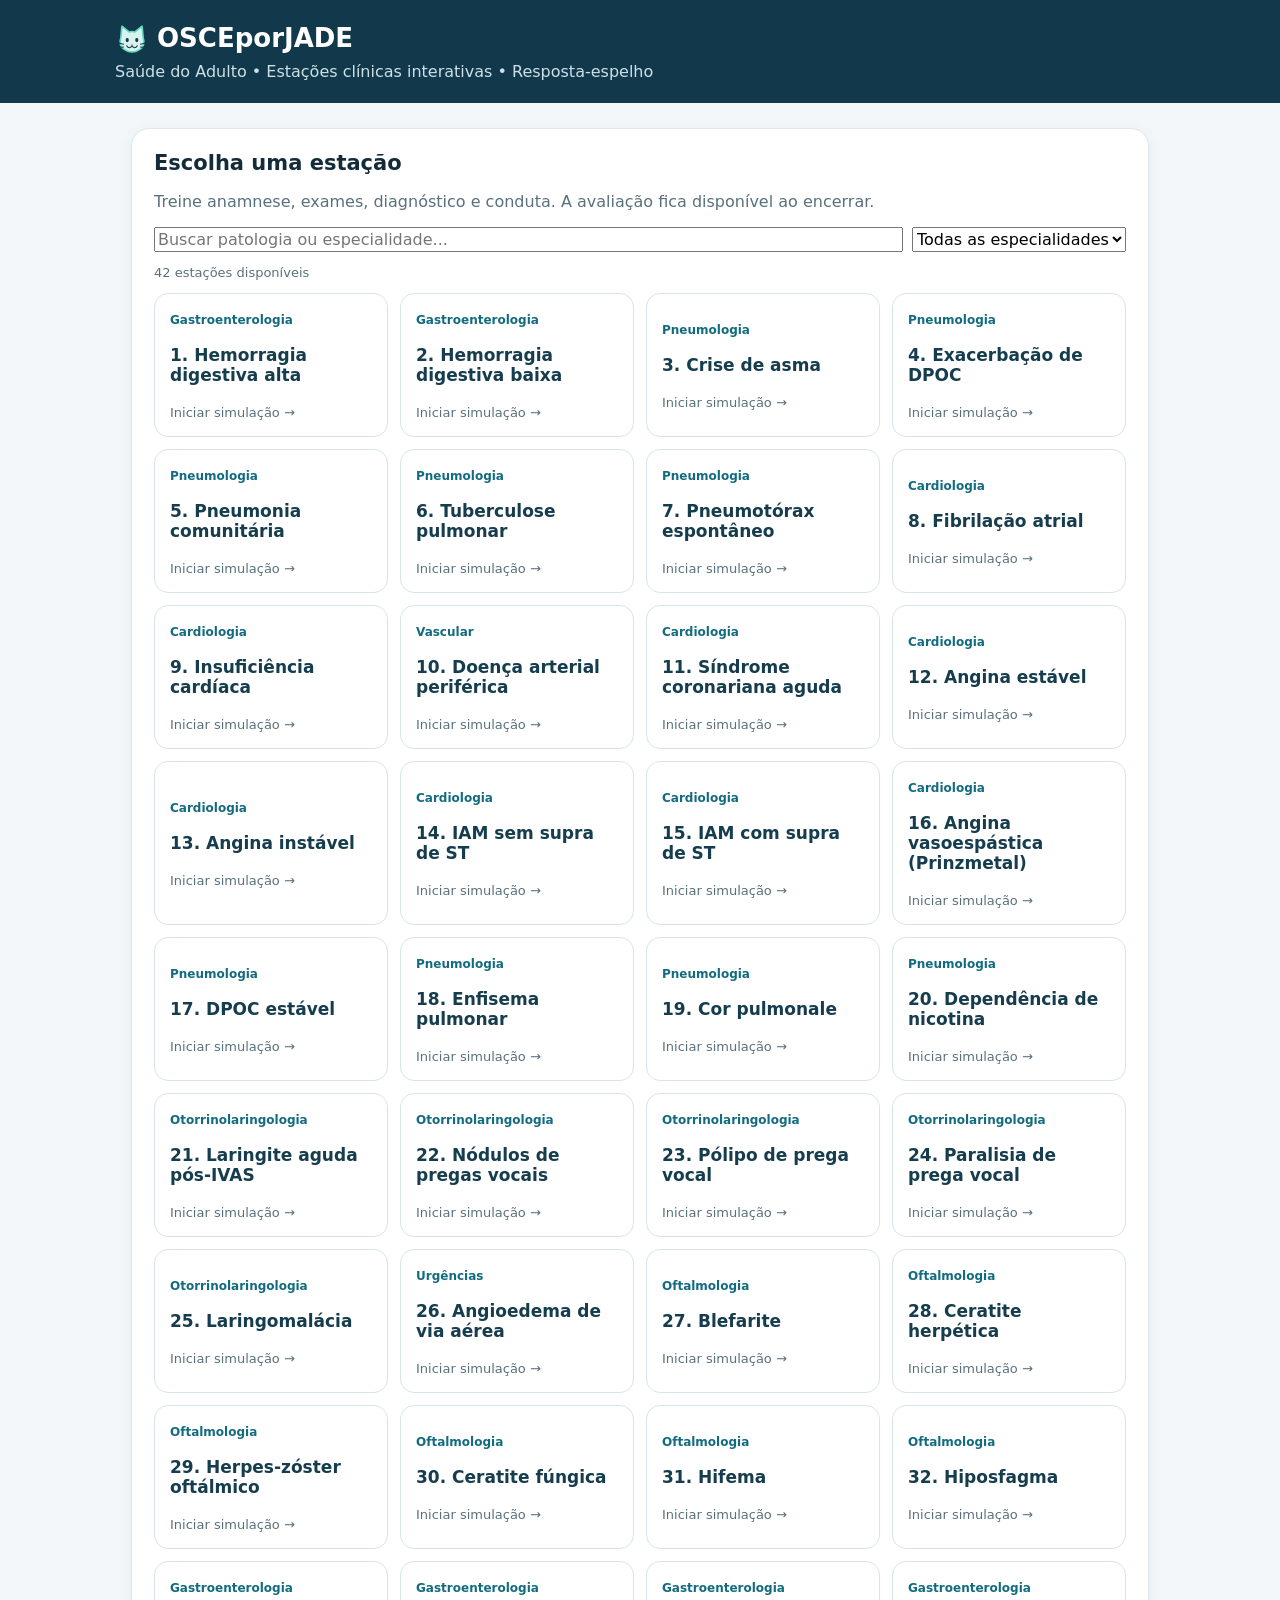
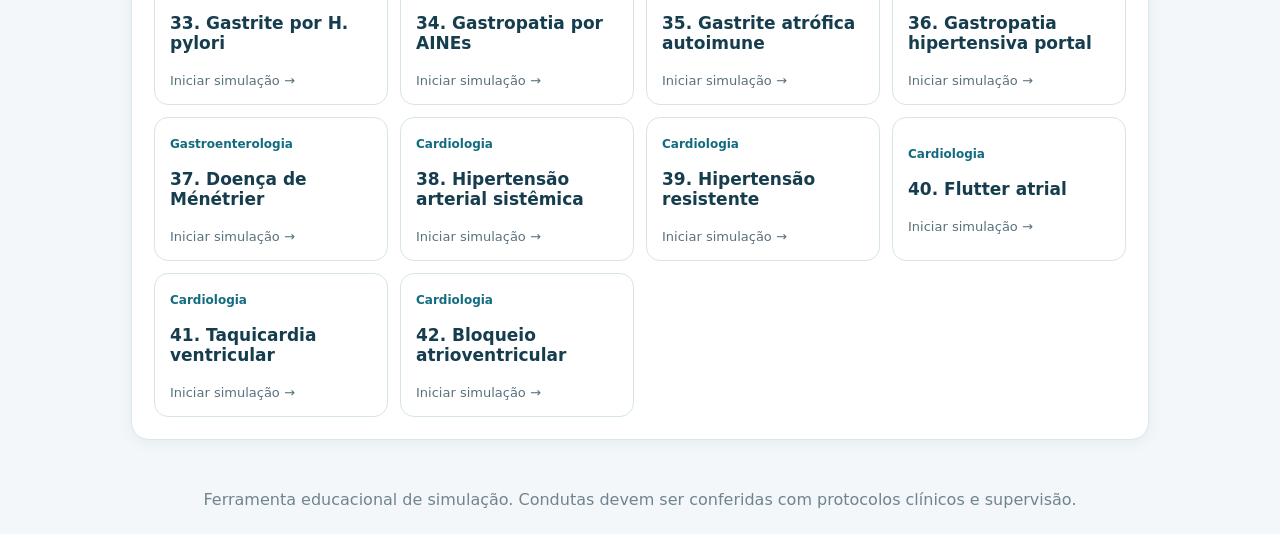
<file: OSCEporJADE_index.html>
<!doctype html><html lang="pt-BR"><head><meta charset="utf-8"><meta name="viewport" content="width=device-width,initial-scale=1"><title>OSCEporJADE | Saúde do Adulto</title><link rel="icon" href="data:image/svg+xml,%3Csvg%20xmlns%3D%22http%3A//www.w3.org/2000/svg%22%20viewBox%3D%220%200%2064%2064%22%3E%3Cpath%20d%3D%22M11%2029%2013%208%2027%2019%2037%2019%2051%208%2053%2029Q58%2045%2046%2052Q32%2061%2018%2052Q6%2045%2011%2029%22%20fill%3D%22%23d7f3ee%22%20stroke%3D%22%2312394b%22%20stroke-width%3D%223%22/%3E%3Ccircle%20cx%3D%2223%22%20cy%3D%2234%22%20r%3D%223%22/%3E%3Ccircle%20cx%3D%2241%22%20cy%3D%2234%22%20r%3D%223%22/%3E%3Cpath%20d%3D%22m29%2042%203%203%203-3%22%20fill%3D%22%23e88ca4%22/%3E%3C/svg%3E"><style>:root{font-family:system-ui,-apple-system,sans-serif;color:#142c39;background:#f3f7f9}*{box-sizing:border-box}body{margin:0}header{background:#12394b;color:white;padding:22px max(18px,calc((100vw - 1050px)/2))}header h1{margin:0;font-size:26px}header p{margin:6px 0 0;color:#cde0e7}main{max-width:1050px;margin:25px auto;padding:0 16px}.panel{background:white;border:1px solid #dce7ec;border-radius:18px;padding:22px;margin:16px 0;box-shadow:0 3px 14px #193f5110}.toolbar{display:flex;gap:9px;flex-wrap:wrap}button,select,input,textarea{font:inherit}button{cursor:pointer;border:1px solid #c5d6de;border-radius:10px;background:white;color:#163d4e;padding:10px 14px}button.primary{background:#126b80;color:white;border-color:#126b80}button:disabled{opacity:.5;cursor:not-allowed}.grid{display:grid;grid-template-columns:repeat(auto-fit,minmax(230px,1fr));gap:12px}.case{border:1px solid #d6e5eb;border-radius:14px;padding:15px;text-align:left;min-height:120px}.case:hover{border-color:#16839a;background:#f2fbfd}.tag{font-size:12px;color:#126b80;font-weight:700}.muted{color:#59717d}.hidden{display:none}.chat{max-height:360px;overflow:auto;background:#f5f9fb;border-radius:12px;padding:12px;min-height:90px}.bubble{padding:10px 12px;margin:8px 0;border-radius:12px;max-width:90%;white-space:pre-wrap}.patient{background:#e2eef2}.student{background:#d6f3eb;margin-left:auto}.questions{display:flex;flex-wrap:wrap;gap:8px;margin-top:12px}.questions button{font-size:13px}.check{display:flex;align-items:flex-start;gap:10px;padding:9px 0;border-bottom:1px solid #edf2f4}.check input{margin-top:4px;transform:scale(1.2)}.cols{display:grid;grid-template-columns:1.15fr .85fr;gap:16px}@media(max-width:740px){.cols{grid-template-columns:1fr}}.result{white-space:pre-wrap;background:#eaf7f2;padding:15px;border-radius:12px}.warn{background:#fff4e8;padding:12px;border-radius:10px}.small{font-size:13px}textarea{width:100%;min-height:90px;border:1px solid #c8d8e0;border-radius:10px;padding:10px}h2{margin-top:0;font-size:21px}h3{font-size:17px}footer{text-align:center;color:#70848e;padding:25px}</style></head><body><header><h1><svg xmlns="http://www.w3.org/2000/svg" width="34" height="34" viewBox="0 0 64 64" style="vertical-align:middle;margin-right:8px" aria-label="Ícone de gatinho" role="img"><path d="M11 29 13 8 27 19 Q32 17 37 19 L51 8 53 29 Q58 45 46 52 Q32 61 18 52 Q6 45 11 29Z" fill="#d7f3ee" stroke="#65d8c4" stroke-width="3" stroke-linejoin="round"/><ellipse cx="23" cy="34" rx="3" ry="4" fill="#12394b"/><ellipse cx="41" cy="34" rx="3" ry="4" fill="#12394b"/><path d="m29 42 3 3 3-3Z" fill="#e88ca4"/><path d="M32 45q-5 7-10 0m10 0q5 7 10 0M16 42 4 39m12 8L4 48m44-6 12-3m-12 8 12 1" fill="none" stroke="#12394b" stroke-width="2" stroke-linecap="round"/></svg>OSCEporJADE</h1><p>Saúde do Adulto • Estações clínicas interativas • Resposta-espelho</p></header><main><section id="home" class="panel"><h2>Escolha uma estação</h2><p class="muted">Treine anamnese, exames, diagnóstico e conduta. A avaliação fica disponível ao encerrar.</p><div class="toolbar" style="margin:12px 0"><input id="searchCases" type="search" placeholder="Buscar patologia ou especialidade..." oninput="renderHome()" style="flex:1;min-width:200px"><select id="filterArea" onchange="renderHome()"><option value="">Todas as especialidades</option></select></div><p id="totalCases" class="muted small"></p><div class="grid" id="caseGrid"></div></section><section id="station" class="hidden"><div class="toolbar"><button onclick="goHome()">← Estações</button><button onclick="restart()">↻ Reiniciar</button><span id="stationName" style="align-self:center;font-weight:700"></span></div><div class="panel"><div class="tag" id="area"></div><h2 id="chief"></h2><p class="muted">Você é o(a) estudante responsável pelo atendimento. O paciente aguarda suas perguntas.</p><div class="warn small">Primeiro passo: higienizar as mãos, apresentar-se, perguntar e confirmar o nome do paciente. Em emergências, avalie ABCDE e acione ajuda imediatamente.</div></div><div class="cols"><div><div class="panel"><h3>Paciente simulado</h3><div id="chat" class="chat" aria-live="polite"></div><div id="questions" class="questions"></div></div><div class="panel"><h3>Solicitar exames</h3><div id="exams" class="questions"></div><div id="examResults"></div></div><div class="panel"><h3>Seu raciocínio clínico</h3><label>Hipótese diagnóstica<textarea id="diagnosis" placeholder="Qual é a principal hipótese?"></textarea></label><label>Conduta e tratamento<textarea id="management" placeholder="Descreva a conduta inicial e o tratamento."></textarea></label></div></div><div><div class="panel"><h3>Checklist da estação</h3><p class="muted small">Marque apenas o que você realmente realizou ou verbalizou.</p><div id="checklist"></div><p id="progress"></p><button class="primary" onclick="finish()">Encerrar e ver avaliação</button></div><div id="feedback" class="panel hidden"></div></div></div></section></main><footer>Ferramenta educacional de simulação. Condutas devem ser conferidas com protocolos clínicos e supervisão.</footer><script>
const common=['Higienizou as mãos','Apresentou-se ao paciente','Perguntou e confirmou o nome','Explicou o atendimento e pediu consentimento'];
const cases=[{"id":"hda","area":"Gastroenterologia","name":"Hemorragia digestiva alta","chief":"“Vomitei sangue e fiquei tonto.”","patient":"Carlos, 57 anos","answers":[["Quando começou?","Hoje cedo. Primeiro tive um vômito escuro, depois saiu sangue vermelho."],["Como estão as fezes?","Desde ontem estão pretas e com cheiro muito forte."],["Usa medicamentos?","Tomo anti-inflamatório quase todo dia por dor nas costas."],["Sente tontura ou desmaiou?","Estou tonto quando me levanto."],["Tem doença no fígado ou bebe álcool?","Não sei de doença no fígado. Bebo socialmente."]],"exams":[["Sinais vitais","PA 90/60 mmHg; FC 118 bpm; FR 22 irpm; SpO₂ 96%."],["Hemograma","Hemoglobina 8,2 g/dL; plaquetas 230.000/mm³."],["Ureia, creatinina e coagulação","Ureia 68 mg/dL; creatinina 1,0 mg/dL; INR 1,1."],["EDA após estabilização","Úlcera duodenal com sangramento ativo (Forrest Ib)."]],"points":["Investigou hematêmese, melena e medicamentos","Avaliou instabilidade hemodinâmica","Solicitou hemograma, coagulação e tipagem sanguínea","Indicou dois acessos venosos calibrosos e ressuscitação guiada","Solicitou EDA após estabilização","Indicou IBP e hemostasia endoscópica"],"answer":"HDA não varicosa por úlcera duodenal sangrante. ABCDE, monitorização, 2 acessos calibrosos, coleta laboratorial e tipagem/prova cruzada, reposição guiada e avaliação transfusional; EDA após estabilização, hemostasia endoscópica e IBP. Pesquisar H. pylori e suspender AINE."},{"id":"hdb","area":"Gastroenterologia","name":"Hemorragia digestiva baixa","chief":"“Saiu muito sangue vermelho nas fezes.”","patient":"Helena, 68 anos","answers":[["Como é o sangramento?","Sangue vermelho vivo, quase sem dor."],["Tem dor abdominal?","Não, apenas um desconforto leve."],["Mudou o hábito intestinal?","Não."],["Usa medicamentos?","Tomo AAS diariamente."],["Teve tontura?","Um pouco quando levantei."]],"exams":[["Sinais vitais","PA 110/70 mmHg, FC 98 bpm."],["Hemograma","Hb 10,4 g/dL."],["Colonoscopia após preparo","Divertículos colônicos e estigma de sangramento recente."]],"points":["Caracterizou hematoquezia/enterorragia","Pesquisou AAS, anticoagulantes e alterações intestinais","Avaliou sinais vitais e perfusão","Solicitou hemograma e exames de coagulação","Indicou colonoscopia após estabilização","Planejou suporte e hemostasia conforme achado"],"answer":"HDB provavelmente diverticular. Avaliar estabilidade, acesso venoso e exames; colonoscopia após preparo em paciente estável. Se sangramento volumoso persistente, considerar angiotomografia e intervenção."},{"id":"asma","area":"Pneumologia","name":"Crise de asma","chief":"“Estou chiando e com falta de ar.”","patient":"Luísa, 24 anos","answers":[["Quando começou?","Depois de limpar um quarto empoeirado."],["Tem sintomas à noite?","Às vezes acordo tossindo."],["Já teve crises?","Sim, tenho asma desde criança."],["Usa bombinha?","Só salbutamol quando fico ruim."],["Consegue falar frases completas?","Sim, mas preciso parar um pouco para respirar."]],"exams":[["Sinais vitais","FC 108 bpm, FR 26 irpm, SpO₂ 94%."],["Ausculta","Sibilos expiratórios difusos."],["Pico de fluxo","65% do melhor valor pessoal."]],"points":["Pesquisou gatilhos e sintomas noturnos","Investigou medicações e crises anteriores","Avaliou fala, esforço respiratório e SpO₂","Classificou a gravidade da exacerbação","Indicou broncodilatador de alívio e corticoide conforme gravidade","Orientou tratamento controlador com corticoide inalatório"],"answer":"Exacerbação asmática. Avaliar gravidade, oxigênio se necessário, SABA repetido com espaçador/nebulização, corticoide sistêmico conforme gravidade, reavaliar resposta; revisar tratamento com corticoide inalatório e plano de ação."},{"id":"dpoc","area":"Pneumologia","name":"Exacerbação de DPOC","chief":"“Minha falta de ar piorou e o catarro mudou.”","patient":"José, 69 anos","answers":[["Há quanto tempo piorou?","Há três dias."],["O catarro mudou?","Aumentou e ficou amarelado."],["É fumante?","Fumei por 40 anos."],["Tem diagnóstico pulmonar?","Tenho DPOC e uso duas bombinhas."],["Tem febre?","Não medi, mas tive calafrios."]],"exams":[["Sinais vitais","FR 28, FC 106, SpO₂ 87% em ar ambiente."],["Gasometria","pH 7,32; PaCO₂ 56 mmHg; PaO₂ 55 mmHg."],["RX tórax","Hiperinsuflação, sem consolidação focal."]],"points":["Investigou dispneia, volume e purulência do escarro","Investigou tabagismo e tratamento habitual","Avaliou saturação e sinais de insuficiência respiratória","Solicitou gasometria e RX conforme gravidade","Indicou O₂ alvo 88–92% e broncodilatadores","Considerou corticoide, antibiótico e VNI conforme critérios"],"answer":"Exacerbação de DPOC com acidose respiratória hipercápnica. Oxigênio controlado (SpO₂ 88–92%), SABA/SAMA, corticoide sistêmico, antibiótico pela purulência e sintomas, considerar VNI e internação."},{"id":"pneumonia","area":"Pneumologia","name":"Pneumonia comunitária","chief":"“Estou com febre, tosse e dor ao respirar.”","patient":"Marta, 52 anos","answers":[["Há quantos dias?","Quatro dias."],["Tem catarro?","Sim, amarelado."],["Sente dor no peito?","Dói do lado direito ao respirar fundo."],["Tem doenças prévias?","Tenho hipertensão controlada."],["Tem falta de ar?","Um pouco ao caminhar."]],"exams":[["Sinais vitais","Temperatura 38,5 °C, FR 24, PA 125/80, SpO₂ 95%."],["Ausculta","Crepitações na base direita."],["RX tórax","Consolidação em lobo inferior direito."]],"points":["Investigou febre, tosse, escarro e dispneia","Avaliou comorbidades e gravidade","Realizou ausculta pulmonar","Solicitou RX de tórax","Estratificou necessidade de internação","Indicou antibiótico empírico adequado ao contexto"],"answer":"Pneumonia adquirida na comunidade, aparentemente sem critérios de gravidade maior. Estratificar CURB-65 e contexto clínico, antibiótico empírico conforme protocolo local, hidratação, analgesia e reavaliação."},{"id":"tb","area":"Pneumologia","name":"Tuberculose pulmonar","chief":"“Tosso há semanas e estou emagrecendo.”","patient":"Raimundo, 46 anos","answers":[["Há quanto tempo tosse?","Mais de um mês."],["Tem febre?","No fim da tarde."],["Sua à noite?","Acordo com a roupa molhada."],["Perdeu peso?","Uns seis quilos sem querer."],["Alguém próximo teve tuberculose?","Meu colega de casa tratou há um ano."]],"exams":[["RX tórax","Opacidade e cavitação em ápice direito."],["TRM-TB","Mycobacterium tuberculosis detectado; resistência à rifampicina não detectada."],["Teste de HIV","Teste ofertado, resultado pendente."]],"points":["Investigou duração da tosse e sintomas constitucionais","Pesquisou contato e fatores de risco","Orientou precauções respiratórias","Solicitou TRM-TB e RX","Ofertou teste HIV e investigação de contatos","Indicou esquema para TB sensível e acompanhamento"],"answer":"Tuberculose pulmonar bacteriologicamente confirmada. Precauções respiratórias, notificação, investigação de contatos, avaliar HIV; esquema básico 2RHZE/4RH para TB sensível, conforme protocolo."},{"id":"pneumotorax","area":"Pneumologia","name":"Pneumotórax espontâneo","chief":"“Senti uma dor súbita no peito e falta de ar.”","patient":"Pedro, 22 anos","answers":[["Como começou?","De repente, enquanto estava sentado."],["Teve trauma?","Não."],["Fuma?","Não."],["Já teve isso?","Nunca."],["A dor piora ao respirar?","Sim, do lado esquerdo."]],"exams":[["Sinais vitais","PA 120/75, FC 100, SpO₂ 96%, sem instabilidade."],["Exame pulmonar","Murmúrio vesicular reduzido à esquerda."],["RX tórax","Pneumotórax esquerdo sem desvio mediastinal."]],"points":["Investigou início súbito, trauma e tabagismo","Avaliou estabilidade e sinais de tensão","Examinou os dois hemitórax","Solicitou imagem em paciente estável","Definiu observação/aspiração/dreno conforme tamanho e sintomas","Orientou seguimento e sinais de retorno"],"answer":"Pneumotórax espontâneo primário estável. Avaliar tamanho, sintomas e protocolo para observação, aspiração ou drenagem. Se sinais de tensão: descompressão imediata, sem esperar RX."},{"id":"fa","area":"Cardiologia","name":"Fibrilação atrial","chief":"“Meu coração está disparado e irregular.”","patient":"Antônio, 73 anos","answers":[["Quando começou?","Hoje pela manhã."],["Tem dor no peito ou desmaio?","Não."],["Sente falta de ar?","Leve."],["Tem hipertensão ou diabetes?","Tenho hipertensão."],["Usa anticoagulante?","Não."]],"exams":[["Sinais vitais","PA 130/80, FC 138 irregular, SpO₂ 97%."],["ECG","Ritmo irregularmente irregular, sem ondas P organizadas."],["Eletrólitos e TSH","Sem alterações relevantes."]],"points":["Investigou início, síncope e dor torácica","Avaliou estabilidade hemodinâmica","Solicitou ECG de 12 derivações","Reconheceu FA com resposta ventricular rápida","Indicou controle de frequência em paciente estável","Avaliou risco tromboembólico e anticoagulação"],"answer":"FA com resposta ventricular rápida, hemodinamicamente estável. Controlar frequência conforme função ventricular e contraindicações, investigar gatilhos e avaliar anticoagulação. Instabilidade atribuível à FA exige cardioversão sincronizada."},{"id":"ic","area":"Cardiologia","name":"Insuficiência cardíaca","chief":"“Fico sem ar deitado e minhas pernas incham.”","patient":"Francisca, 66 anos","answers":[["Quantos travesseiros usa?","Três, senão fico sufocada."],["Acorda à noite com falta de ar?","Sim."],["As pernas incham?","No fim do dia."],["Tem doenças prévias?","Hipertensão e infarto antigo."],["Usa diurético?","Às vezes esqueço."]],"exams":[["Exame físico","Edema bilateral, estertores bibasais, turgência jugular."],["BNP","Elevado."],["Ecocardiograma","Fração de ejeção de 32%."]],"points":["Investigou ortopneia, DPN e edema","Pesquisou infarto, HAS e adesão","Avaliou sinais de congestão e perfusão","Solicitou ECG, BNP e ecocardiograma","Indicou diurético para congestão","Citou tratamento modificador de prognóstico na ICFEr"],"answer":"Insuficiência cardíaca com fração de ejeção reduzida (32%) e congestão. Avaliar necessidade de internação, diurético para congestão e otimizar ARNI/IECA/BRA, betabloqueador, antagonista mineralocorticoide e iSGLT2 conforme tolerância."},{"id":"dap","area":"Vascular","name":"Doença arterial periférica","chief":"“Minha panturrilha dói quando caminho.”","patient":"Sebastião, 64 anos","answers":[["Quando dói?","Depois de caminhar uns 200 metros."],["Melhora quando para?","Em poucos minutos."],["Tem dor em repouso?","Não."],["Fuma ou tem diabetes?","Fumo e tenho diabetes."],["Tem feridas nos pés?","Não."]],"exams":[["Exame vascular","Pulsos pediosos diminuídos; pele fria, sem úlcera."],["Índice tornozelo-braquial","ITB direito 0,65."],["Doppler arterial","Doença aterosclerótica femoropoplítea."]],"points":["Caracterizou claudicação e distância de marcha","Investigou tabagismo e diabetes","Palpou pulsos e inspecionou membros","Solicitou ITB","Indicou exercício supervisionado e cessar tabagismo","Indicou estatina e terapia antitrombótica apropriada"],"answer":"DAP sintomática com claudicação intermitente. Cessar tabagismo, exercício estruturado, estatina de alta intensidade, antiagregante conforme indicação e controle de fatores de risco; avaliar revascularização se limitação persistente."},{"id":"iam","area":"Cardiologia","name":"Síndrome coronariana aguda","chief":"“Estou com uma pressão forte no peito.”","patient":"Roberto, 59 anos","answers":[["Quando começou?","Há 40 minutos, mesmo em repouso."],["Irradia para algum lugar?","Braço esquerdo e mandíbula."],["Tem suor frio ou náusea?","Sim, os dois."],["Tem fatores de risco?","Sou diabético e hipertenso."],["Tomou alguma medicação?","Ainda não."]],"exams":[["Sinais vitais","PA 145/90, FC 104, SpO₂ 96%."],["ECG imediato","Supradesnivelamento de ST em DII, DIII e aVF."],["Troponina","Elevada na coleta inicial."]],"points":["Reconheceu dor típica e sintomas associados","Avaliou ABC e sinais vitais","Solicitou ECG em até 10 minutos","Reconheceu IAM com supra inferior","Indicou antiagregação/anticoagulação conforme protocolo","Acionou reperfusão imediata e equipe especializada"],"answer":"IAM com supra de ST inferior. Monitorização, ECG, AAS e demais antitrombóticos conforme protocolo e contraindicações; reperfusão imediata por angioplastia primária ou fibrinólise quando indicada. Não atrasar reperfusão aguardando troponina."},{"id":"extra0","area":"Cardiologia","name":"Angina estável","chief":"“Homem de 58 anos com dor opressiva retroesternal ao subir escadas, aliviada em repouso.”","patient":"Paciente simulado","answers":[["O que trouxe você à consulta?","Homem de 58 anos com dor opressiva retroesternal ao subir escadas, aliviada em repouso."],["Quando começaram os sintomas e como evoluíram?","Os sintomas motivaram esta consulta. Gostaria que você investigasse o início, a evolução e os sinais de gravidade."],["Quais antecedentes, medicamentos e fatores de risco devo investigar?","Investigar início, duração, irradiação, relação com esforço, fatores de risco e sintomas associados."],["Há algum sinal de alerta ou sintoma associado?","Investigue: Investigar início, duração, irradiação, relação com esforço, fatores de risco e sintomas associados."],["O que mais é importante perguntar?","Diferenciar dor estável de síndrome coronariana aguda."]],"exams":[["Sinais vitais e avaliação inicial","Avaliar pressão arterial, frequência cardíaca, frequência respiratória, saturação e estabilidade clínica conforme contexto."],["Exame físico direcionado","Sinais vitais, ausculta cardíaca e pulmonar, perfusão e sinais de insuficiência cardíaca."],["Exames complementares indicados","ECG e avaliação de risco; considerar teste funcional conforme quadro clínico."]],"points":["Investigou a queixa principal e a cronologia dos sintomas","Pesquisou fatores de risco, antecedentes e medicamentos","Pesquisou sinais de alarme e avaliou estabilidade","Realizou exame físico dirigido: Sinais vitais, ausculta cardíaca e pulmonar, perfusão e sinais de insuficiência cardíaca.","Indicou exames: ECG e avaliação de risco; considerar teste funcional conforme quadro clínico.","Formulou hipótese diagnóstica e diferenciais","Definiu conduta inicial: Controle de fatores de risco, estatina e terapia antianginosa conforme avaliação."],"answer":"RESPOSTA-ESPELHO DO AVALIADOR\n\nDiagnóstico principal: Doença arterial coronariana crônica com angina estável.\n\nAnamnese esperada: Investigar início, duração, irradiação, relação com esforço, fatores de risco e sintomas associados.\n\nExame físico: Sinais vitais, ausculta cardíaca e pulmonar, perfusão e sinais de insuficiência cardíaca.\n\nExames e interpretação: ECG e avaliação de risco; considerar teste funcional conforme quadro clínico.\n\nConduta e tratamento: Controle de fatores de risco, estatina e terapia antianginosa conforme avaliação.\n\nPonto-chave: Diferenciar dor estável de síndrome coronariana aguda."},{"id":"extra1","area":"Cardiologia","name":"Angina instável","chief":"“Mulher de 64 anos relata dor torácica nova, intensa, inclusive em repouso.”","patient":"Paciente simulado","answers":[["O que trouxe você à consulta?","Mulher de 64 anos relata dor torácica nova, intensa, inclusive em repouso."],["Quando começaram os sintomas e como evoluíram?","Os sintomas motivaram esta consulta. Gostaria que você investigasse o início, a evolução e os sinais de gravidade."],["Quais antecedentes, medicamentos e fatores de risco devo investigar?","Caracterizar dor e sinais de instabilidade; avaliar fatores de risco."],["Há algum sinal de alerta ou sintoma associado?","Investigue: Caracterizar dor e sinais de instabilidade; avaliar fatores de risco."],["O que mais é importante perguntar?","Angina instável não apresenta necrose miocárdica demonstrável por troponina."]],"exams":[["Sinais vitais e avaliação inicial","Avaliar pressão arterial, frequência cardíaca, frequência respiratória, saturação e estabilidade clínica conforme contexto."],["Exame físico direcionado","PA, FC, saturação, perfusão e ausculta."],["Exames complementares indicados","ECG seriado e troponinas seriadas."]],"points":["Investigou a queixa principal e a cronologia dos sintomas","Pesquisou fatores de risco, antecedentes e medicamentos","Pesquisou sinais de alarme e avaliou estabilidade","Realizou exame físico dirigido: PA, FC, saturação, perfusão e ausculta.","Indicou exames: ECG seriado e troponinas seriadas.","Formulou hipótese diagnóstica e diferenciais","Definiu conduta inicial: Avaliação emergencial, monitorização e protocolo de SCA."],"answer":"RESPOSTA-ESPELHO DO AVALIADOR\n\nDiagnóstico principal: Síndrome coronariana aguda sem supra até investigação.\n\nAnamnese esperada: Caracterizar dor e sinais de instabilidade; avaliar fatores de risco.\n\nExame físico: PA, FC, saturação, perfusão e ausculta.\n\nExames e interpretação: ECG seriado e troponinas seriadas.\n\nConduta e tratamento: Avaliação emergencial, monitorização e protocolo de SCA.\n\nPonto-chave: Angina instável não apresenta necrose miocárdica demonstrável por troponina."},{"id":"extra2","area":"Cardiologia","name":"IAM sem supra de ST","chief":"“Homem de 67 anos com dor torácica persistente, troponina elevada e ECG sem supra.”","patient":"Paciente simulado","answers":[["O que trouxe você à consulta?","Homem de 67 anos com dor torácica persistente, troponina elevada e ECG sem supra."],["Quando começaram os sintomas e como evoluíram?","Os sintomas motivaram esta consulta. Gostaria que você investigasse o início, a evolução e os sinais de gravidade."],["Quais antecedentes, medicamentos e fatores de risco devo investigar?","Dor, início, dispneia, síncope, sangramento e contraindicações terapêuticas."],["Há algum sinal de alerta ou sintoma associado?","Investigue: Dor, início, dispneia, síncope, sangramento e contraindicações terapêuticas."],["O que mais é importante perguntar?","Troponina positiva indica lesão miocárdica; interpretar com quadro clínico."]],"exams":[["Sinais vitais e avaliação inicial","Avaliar pressão arterial, frequência cardíaca, frequência respiratória, saturação e estabilidade clínica conforme contexto."],["Exame físico direcionado","Estabilidade hemodinâmica e sinais de congestão."],["Exames complementares indicados","ECG seriado, troponina e estratificação de risco."]],"points":["Investigou a queixa principal e a cronologia dos sintomas","Pesquisou fatores de risco, antecedentes e medicamentos","Pesquisou sinais de alarme e avaliou estabilidade","Realizou exame físico dirigido: Estabilidade hemodinâmica e sinais de congestão.","Indicou exames: ECG seriado, troponina e estratificação de risco.","Formulou hipótese diagnóstica e diferenciais","Definiu conduta inicial: Antiagregação e anticoagulação conforme protocolo, estatina e avaliação invasiva conforme risco."],"answer":"RESPOSTA-ESPELHO DO AVALIADOR\n\nDiagnóstico principal: IAM sem supradesnivelamento de ST.\n\nAnamnese esperada: Dor, início, dispneia, síncope, sangramento e contraindicações terapêuticas.\n\nExame físico: Estabilidade hemodinâmica e sinais de congestão.\n\nExames e interpretação: ECG seriado, troponina e estratificação de risco.\n\nConduta e tratamento: Antiagregação e anticoagulação conforme protocolo, estatina e avaliação invasiva conforme risco.\n\nPonto-chave: Troponina positiva indica lesão miocárdica; interpretar com quadro clínico."},{"id":"extra3","area":"Cardiologia","name":"IAM com supra de ST","chief":"“Paciente de 55 anos com dor torácica há 90 minutos e supra de ST no ECG.”","patient":"Paciente simulado","answers":[["O que trouxe você à consulta?","Paciente de 55 anos com dor torácica há 90 minutos e supra de ST no ECG."],["Quando começaram os sintomas e como evoluíram?","Os sintomas motivaram esta consulta. Gostaria que você investigasse o início, a evolução e os sinais de gravidade."],["Quais antecedentes, medicamentos e fatores de risco devo investigar?","Hora exata do início e contraindicações à reperfusão."],["Há algum sinal de alerta ou sintoma associado?","Investigue: Hora exata do início e contraindicações à reperfusão."],["O que mais é importante perguntar?","Tempo até reperfusão é crítico."]],"exams":[["Sinais vitais e avaliação inicial","Avaliar pressão arterial, frequência cardíaca, frequência respiratória, saturação e estabilidade clínica conforme contexto."],["Exame físico direcionado","Sinais vitais, choque, congestão, perfusão."],["Exames complementares indicados","ECG imediato; exames sem atrasar reperfusão."]],"points":["Investigou a queixa principal e a cronologia dos sintomas","Pesquisou fatores de risco, antecedentes e medicamentos","Pesquisou sinais de alarme e avaliou estabilidade","Realizou exame físico dirigido: Sinais vitais, choque, congestão, perfusão.","Indicou exames: ECG imediato; exames sem atrasar reperfusão.","Formulou hipótese diagnóstica e diferenciais","Definiu conduta inicial: Ativar reperfusão urgente, preferencialmente angioplastia primária; considerar fibrinólise quando indicada."],"answer":"RESPOSTA-ESPELHO DO AVALIADOR\n\nDiagnóstico principal: IAM com supradesnivelamento de ST.\n\nAnamnese esperada: Hora exata do início e contraindicações à reperfusão.\n\nExame físico: Sinais vitais, choque, congestão, perfusão.\n\nExames e interpretação: ECG imediato; exames sem atrasar reperfusão.\n\nConduta e tratamento: Ativar reperfusão urgente, preferencialmente angioplastia primária; considerar fibrinólise quando indicada.\n\nPonto-chave: Tempo até reperfusão é crítico."},{"id":"extra4","area":"Cardiologia","name":"Angina vasoespástica (Prinzmetal)","chief":"“Mulher de 43 anos apresenta episódios de dor torácica em repouso, geralmente de madrugada.”","patient":"Paciente simulado","answers":[["O que trouxe você à consulta?","Mulher de 43 anos apresenta episódios de dor torácica em repouso, geralmente de madrugada."],["Quando começaram os sintomas e como evoluíram?","Os sintomas motivaram esta consulta. Gostaria que você investigasse o início, a evolução e os sinais de gravidade."],["Quais antecedentes, medicamentos e fatores de risco devo investigar?","Padrão temporal, tabagismo e uso de vasoconstritores."],["Há algum sinal de alerta ou sintoma associado?","Investigue: Padrão temporal, tabagismo e uso de vasoconstritores."],["O que mais é importante perguntar?","Betabloqueadores podem agravar vasoespasmo."]],"exams":[["Sinais vitais e avaliação inicial","Avaliar pressão arterial, frequência cardíaca, frequência respiratória, saturação e estabilidade clínica conforme contexto."],["Exame físico direcionado","Avaliar sinais vitais e descartar SCA."],["Exames complementares indicados","ECG durante a dor e avaliação cardiológica."]],"points":["Investigou a queixa principal e a cronologia dos sintomas","Pesquisou fatores de risco, antecedentes e medicamentos","Pesquisou sinais de alarme e avaliou estabilidade","Realizou exame físico dirigido: Avaliar sinais vitais e descartar SCA.","Indicou exames: ECG durante a dor e avaliação cardiológica.","Formulou hipótese diagnóstica e diferenciais","Definiu conduta inicial: Bloqueadores de canal de cálcio e nitratos conforme avaliação."],"answer":"RESPOSTA-ESPELHO DO AVALIADOR\n\nDiagnóstico principal: Angina vasoespástica.\n\nAnamnese esperada: Padrão temporal, tabagismo e uso de vasoconstritores.\n\nExame físico: Avaliar sinais vitais e descartar SCA.\n\nExames e interpretação: ECG durante a dor e avaliação cardiológica.\n\nConduta e tratamento: Bloqueadores de canal de cálcio e nitratos conforme avaliação.\n\nPonto-chave: Betabloqueadores podem agravar vasoespasmo."},{"id":"extra5","area":"Pneumologia","name":"DPOC estável","chief":"“Homem de 69 anos, tabagista, com tosse produtiva crônica e dispneia progressiva.”","patient":"Paciente simulado","answers":[["O que trouxe você à consulta?","Homem de 69 anos, tabagista, com tosse produtiva crônica e dispneia progressiva."],["Quando começaram os sintomas e como evoluíram?","Os sintomas motivaram esta consulta. Gostaria que você investigasse o início, a evolução e os sinais de gravidade."],["Quais antecedentes, medicamentos e fatores de risco devo investigar?","Carga tabágica, dispneia mMRC, CAT e exacerbações no último ano."],["Há algum sinal de alerta ou sintoma associado?","Investigue: Carga tabágica, dispneia mMRC, CAT e exacerbações no último ano."],["O que mais é importante perguntar?","Separar gravidade espirométrica de sintomas e exacerbações."]],"exams":[["Sinais vitais e avaliação inicial","Avaliar pressão arterial, frequência cardíaca, frequência respiratória, saturação e estabilidade clínica conforme contexto."],["Exame físico direcionado","Tórax hiperinsuflado, ausculta, sinais de cor pulmonale."],["Exames complementares indicados","Espirometria pós-broncodilatador: VEF1/CVF < 0,70."]],"points":["Investigou a queixa principal e a cronologia dos sintomas","Pesquisou fatores de risco, antecedentes e medicamentos","Pesquisou sinais de alarme e avaliou estabilidade","Realizou exame físico dirigido: Tórax hiperinsuflado, ausculta, sinais de cor pulmonale.","Indicou exames: Espirometria pós-broncodilatador: VEF1/CVF < 0,70.","Formulou hipótese diagnóstica e diferenciais","Definiu conduta inicial: Cessar tabagismo, vacinas, broncodilatadores e reabilitação conforme classificação."],"answer":"RESPOSTA-ESPELHO DO AVALIADOR\n\nDiagnóstico principal: Doença pulmonar obstrutiva crônica.\n\nAnamnese esperada: Carga tabágica, dispneia mMRC, CAT e exacerbações no último ano.\n\nExame físico: Tórax hiperinsuflado, ausculta, sinais de cor pulmonale.\n\nExames e interpretação: Espirometria pós-broncodilatador: VEF1/CVF < 0,70.\n\nConduta e tratamento: Cessar tabagismo, vacinas, broncodilatadores e reabilitação conforme classificação.\n\nPonto-chave: Separar gravidade espirométrica de sintomas e exacerbações."},{"id":"extra7","area":"Pneumologia","name":"Enfisema pulmonar","chief":"“Paciente de 63 anos, ex-tabagista, com dispneia e TC mostrando áreas de baixa atenuação.”","patient":"Paciente simulado","answers":[["O que trouxe você à consulta?","Paciente de 63 anos, ex-tabagista, com dispneia e TC mostrando áreas de baixa atenuação."],["Quando começaram os sintomas e como evoluíram?","Os sintomas motivaram esta consulta. Gostaria que você investigasse o início, a evolução e os sinais de gravidade."],["Quais antecedentes, medicamentos e fatores de risco devo investigar?","Tabagismo, evolução e limitações funcionais."],["Há algum sinal de alerta ou sintoma associado?","Investigue: Tabagismo, evolução e limitações funcionais."],["O que mais é importante perguntar?","TC alterada isoladamente não equivale a diagnóstico espirométrico de DPOC."]],"exams":[["Sinais vitais e avaliação inicial","Avaliar pressão arterial, frequência cardíaca, frequência respiratória, saturação e estabilidade clínica conforme contexto."],["Exame físico direcionado","Hiperinsuflação e murmúrio vesicular reduzido."],["Exames complementares indicados","TC caracteriza enfisema; espirometria verifica obstrução."]],"points":["Investigou a queixa principal e a cronologia dos sintomas","Pesquisou fatores de risco, antecedentes e medicamentos","Pesquisou sinais de alarme e avaliou estabilidade","Realizou exame físico dirigido: Hiperinsuflação e murmúrio vesicular reduzido.","Indicou exames: TC caracteriza enfisema; espirometria verifica obstrução.","Formulou hipótese diagnóstica e diferenciais","Definiu conduta inicial: Tratamento da doença de base e redução de exposições."],"answer":"RESPOSTA-ESPELHO DO AVALIADOR\n\nDiagnóstico principal: Enfisema, possível componente de DPOC.\n\nAnamnese esperada: Tabagismo, evolução e limitações funcionais.\n\nExame físico: Hiperinsuflação e murmúrio vesicular reduzido.\n\nExames e interpretação: TC caracteriza enfisema; espirometria verifica obstrução.\n\nConduta e tratamento: Tratamento da doença de base e redução de exposições.\n\nPonto-chave: TC alterada isoladamente não equivale a diagnóstico espirométrico de DPOC."},{"id":"extra8","area":"Pneumologia","name":"Cor pulmonale","chief":"“Homem com DPOC avançada apresenta edema de pernas e piora da dispneia.”","patient":"Paciente simulado","answers":[["O que trouxe você à consulta?","Homem com DPOC avançada apresenta edema de pernas e piora da dispneia."],["Quando começaram os sintomas e como evoluíram?","Os sintomas motivaram esta consulta. Gostaria que você investigasse o início, a evolução e os sinais de gravidade."],["Quais antecedentes, medicamentos e fatores de risco devo investigar?","Sintomas de insuficiência direita e doença pulmonar prévia."],["Há algum sinal de alerta ou sintoma associado?","Investigue: Sintomas de insuficiência direita e doença pulmonar prévia."],["O que mais é importante perguntar?","Diferenciar de insuficiência cardíaca esquerda."]],"exams":[["Sinais vitais e avaliação inicial","Avaliar pressão arterial, frequência cardíaca, frequência respiratória, saturação e estabilidade clínica conforme contexto."],["Exame físico direcionado","Edema, turgência jugular e sinais de hipertensão pulmonar."],["Exames complementares indicados","Ecocardiograma e investigação de hipoxemia."]],"points":["Investigou a queixa principal e a cronologia dos sintomas","Pesquisou fatores de risco, antecedentes e medicamentos","Pesquisou sinais de alarme e avaliou estabilidade","Realizou exame físico dirigido: Edema, turgência jugular e sinais de hipertensão pulmonar.","Indicou exames: Ecocardiograma e investigação de hipoxemia.","Formulou hipótese diagnóstica e diferenciais","Definiu conduta inicial: Tratar causa pulmonar e hipoxemia; avaliação especializada."],"answer":"RESPOSTA-ESPELHO DO AVALIADOR\n\nDiagnóstico principal: Cor pulmonale associado a doença pulmonar.\n\nAnamnese esperada: Sintomas de insuficiência direita e doença pulmonar prévia.\n\nExame físico: Edema, turgência jugular e sinais de hipertensão pulmonar.\n\nExames e interpretação: Ecocardiograma e investigação de hipoxemia.\n\nConduta e tratamento: Tratar causa pulmonar e hipoxemia; avaliação especializada.\n\nPonto-chave: Diferenciar de insuficiência cardíaca esquerda."},{"id":"extra9","area":"Pneumologia","name":"Dependência de nicotina","chief":"“Paciente de 46 anos fuma 25 cigarros/dia e quer parar.”","patient":"Paciente simulado","answers":[["O que trouxe você à consulta?","Paciente de 46 anos fuma 25 cigarros/dia e quer parar."],["Quando começaram os sintomas e como evoluíram?","Os sintomas motivaram esta consulta. Gostaria que você investigasse o início, a evolução e os sinais de gravidade."],["Quais antecedentes, medicamentos e fatores de risco devo investigar?","Estágio motivacional, tentativas prévias e teste de Fagerström."],["Há algum sinal de alerta ou sintoma associado?","Investigue: Estágio motivacional, tentativas prévias e teste de Fagerström."],["O que mais é importante perguntar?","Identificar contraindicações antes de prescrever bupropiona ou outras opções."]],"exams":[["Sinais vitais e avaliação inicial","Avaliar pressão arterial, frequência cardíaca, frequência respiratória, saturação e estabilidade clínica conforme contexto."],["Exame físico direcionado","Sinais vitais e avaliação de comorbidades."],["Exames complementares indicados","Avaliação clínica e dependência, sem exame confirmatório obrigatório."]],"points":["Investigou a queixa principal e a cronologia dos sintomas","Pesquisou fatores de risco, antecedentes e medicamentos","Pesquisou sinais de alarme e avaliou estabilidade","Realizou exame físico dirigido: Sinais vitais e avaliação de comorbidades.","Indicou exames: Avaliação clínica e dependência, sem exame confirmatório obrigatório.","Formulou hipótese diagnóstica e diferenciais","Definiu conduta inicial: Aconselhamento estruturado, terapia comportamental e farmacoterapia individualizada."],"answer":"RESPOSTA-ESPELHO DO AVALIADOR\n\nDiagnóstico principal: Transtorno por uso de tabaco.\n\nAnamnese esperada: Estágio motivacional, tentativas prévias e teste de Fagerström.\n\nExame físico: Sinais vitais e avaliação de comorbidades.\n\nExames e interpretação: Avaliação clínica e dependência, sem exame confirmatório obrigatório.\n\nConduta e tratamento: Aconselhamento estruturado, terapia comportamental e farmacoterapia individualizada.\n\nPonto-chave: Identificar contraindicações antes de prescrever bupropiona ou outras opções."},{"id":"extra10","area":"Otorrinolaringologia","name":"Laringite aguda pós-IVAS","chief":"“Professora de 31 anos com rouquidão após resfriado, sem dispneia ou estridor.”","patient":"Paciente simulado","answers":[["O que trouxe você à consulta?","Professora de 31 anos com rouquidão após resfriado, sem dispneia ou estridor."],["Quando começaram os sintomas e como evoluíram?","Os sintomas motivaram esta consulta. Gostaria que você investigasse o início, a evolução e os sinais de gravidade."],["Quais antecedentes, medicamentos e fatores de risco devo investigar?","Tempo de disfonia, febre, uso vocal, refluxo e sinais de alarme."],["Há algum sinal de alerta ou sintoma associado?","Investigue: Tempo de disfonia, febre, uso vocal, refluxo e sinais de alarme."],["O que mais é importante perguntar?","Estridor ou dificuldade respiratória exigem avaliação urgente."]],"exams":[["Sinais vitais e avaliação inicial","Avaliar pressão arterial, frequência cardíaca, frequência respiratória, saturação e estabilidade clínica conforme contexto."],["Exame físico direcionado","Orofaringe, pescoço, voz e avaliação respiratória."],["Exames complementares indicados","Diagnóstico clínico em quadro típico; avaliar laringoscopia se persistente ou alarmes."]],"points":["Investigou a queixa principal e a cronologia dos sintomas","Pesquisou fatores de risco, antecedentes e medicamentos","Pesquisou sinais de alarme e avaliou estabilidade","Realizou exame físico dirigido: Orofaringe, pescoço, voz e avaliação respiratória.","Indicou exames: Diagnóstico clínico em quadro típico; avaliar laringoscopia se persistente ou alarmes.","Formulou hipótese diagnóstica e diferenciais","Definiu conduta inicial: Hidratação, repouso vocal relativo e evitar irritantes."],"answer":"RESPOSTA-ESPELHO DO AVALIADOR\n\nDiagnóstico principal: Laringite aguda.\n\nAnamnese esperada: Tempo de disfonia, febre, uso vocal, refluxo e sinais de alarme.\n\nExame físico: Orofaringe, pescoço, voz e avaliação respiratória.\n\nExames e interpretação: Diagnóstico clínico em quadro típico; avaliar laringoscopia se persistente ou alarmes.\n\nConduta e tratamento: Hidratação, repouso vocal relativo e evitar irritantes.\n\nPonto-chave: Estridor ou dificuldade respiratória exigem avaliação urgente."},{"id":"extra11","area":"Otorrinolaringologia","name":"Nódulos de pregas vocais","chief":"“Cantora de 29 anos com disfonia crônica após uso intenso da voz.”","patient":"Paciente simulado","answers":[["O que trouxe você à consulta?","Cantora de 29 anos com disfonia crônica após uso intenso da voz."],["Quando começaram os sintomas e como evoluíram?","Os sintomas motivaram esta consulta. Gostaria que você investigasse o início, a evolução e os sinais de gravidade."],["Quais antecedentes, medicamentos e fatores de risco devo investigar?","Uso profissional da voz, duração e hábitos vocais."],["Há algum sinal de alerta ou sintoma associado?","Investigue: Uso profissional da voz, duração e hábitos vocais."],["O que mais é importante perguntar?","Lesões geralmente relacionadas a fonotrauma repetitivo."]],"exams":[["Sinais vitais e avaliação inicial","Avaliar pressão arterial, frequência cardíaca, frequência respiratória, saturação e estabilidade clínica conforme contexto."],["Exame físico direcionado","Qualidade vocal e avaliação otorrinolaringológica."],["Exames complementares indicados","Videolaringoscopia."]],"points":["Investigou a queixa principal e a cronologia dos sintomas","Pesquisou fatores de risco, antecedentes e medicamentos","Pesquisou sinais de alarme e avaliou estabilidade","Realizou exame físico dirigido: Qualidade vocal e avaliação otorrinolaringológica.","Indicou exames: Videolaringoscopia.","Formulou hipótese diagnóstica e diferenciais","Definiu conduta inicial: Fonoterapia e higiene vocal; individualizar outras medidas."],"answer":"RESPOSTA-ESPELHO DO AVALIADOR\n\nDiagnóstico principal: Nódulos de pregas vocais.\n\nAnamnese esperada: Uso profissional da voz, duração e hábitos vocais.\n\nExame físico: Qualidade vocal e avaliação otorrinolaringológica.\n\nExames e interpretação: Videolaringoscopia.\n\nConduta e tratamento: Fonoterapia e higiene vocal; individualizar outras medidas.\n\nPonto-chave: Lesões geralmente relacionadas a fonotrauma repetitivo."},{"id":"extra12","area":"Otorrinolaringologia","name":"Pólipo de prega vocal","chief":"“Locutor de 40 anos com rouquidão após episódio de esforço vocal intenso.”","patient":"Paciente simulado","answers":[["O que trouxe você à consulta?","Locutor de 40 anos com rouquidão após episódio de esforço vocal intenso."],["Quando começaram os sintomas e como evoluíram?","Os sintomas motivaram esta consulta. Gostaria que você investigasse o início, a evolução e os sinais de gravidade."],["Quais antecedentes, medicamentos e fatores de risco devo investigar?","Início súbito, tabagismo e sobrecarga vocal."],["Há algum sinal de alerta ou sintoma associado?","Investigue: Início súbito, tabagismo e sobrecarga vocal."],["O que mais é importante perguntar?","Diferenciar pólipo de nódulo e cisto."]],"exams":[["Sinais vitais e avaliação inicial","Avaliar pressão arterial, frequência cardíaca, frequência respiratória, saturação e estabilidade clínica conforme contexto."],["Exame físico direcionado","Avaliar voz e sinais de obstrução."],["Exames complementares indicados","Videolaringoscopia."]],"points":["Investigou a queixa principal e a cronologia dos sintomas","Pesquisou fatores de risco, antecedentes e medicamentos","Pesquisou sinais de alarme e avaliou estabilidade","Realizou exame físico dirigido: Avaliar voz e sinais de obstrução.","Indicou exames: Videolaringoscopia.","Formulou hipótese diagnóstica e diferenciais","Definiu conduta inicial: Avaliação com otorrino e fonoterapia; cirurgia em casos selecionados."],"answer":"RESPOSTA-ESPELHO DO AVALIADOR\n\nDiagnóstico principal: Pólipo de prega vocal.\n\nAnamnese esperada: Início súbito, tabagismo e sobrecarga vocal.\n\nExame físico: Avaliar voz e sinais de obstrução.\n\nExames e interpretação: Videolaringoscopia.\n\nConduta e tratamento: Avaliação com otorrino e fonoterapia; cirurgia em casos selecionados.\n\nPonto-chave: Diferenciar pólipo de nódulo e cisto."},{"id":"extra13","area":"Otorrinolaringologia","name":"Paralisia de prega vocal","chief":"“Mulher apresenta voz soprosa após cirurgia cervical.”","patient":"Paciente simulado","answers":[["O que trouxe você à consulta?","Mulher apresenta voz soprosa após cirurgia cervical."],["Quando começaram os sintomas e como evoluíram?","Os sintomas motivaram esta consulta. Gostaria que você investigasse o início, a evolução e os sinais de gravidade."],["Quais antecedentes, medicamentos e fatores de risco devo investigar?","Cirurgia recente, disfagia, engasgos e aspiração."],["Há algum sinal de alerta ou sintoma associado?","Investigue: Cirurgia recente, disfagia, engasgos e aspiração."],["O que mais é importante perguntar?","Pesquisar risco de broncoaspiração."]],"exams":[["Sinais vitais e avaliação inicial","Avaliar pressão arterial, frequência cardíaca, frequência respiratória, saturação e estabilidade clínica conforme contexto."],["Exame físico direcionado","Avaliar voz, tosse e proteção de via aérea."],["Exames complementares indicados","Laringoscopia e investigação etiológica."]],"points":["Investigou a queixa principal e a cronologia dos sintomas","Pesquisou fatores de risco, antecedentes e medicamentos","Pesquisou sinais de alarme e avaliou estabilidade","Realizou exame físico dirigido: Avaliar voz, tosse e proteção de via aérea.","Indicou exames: Laringoscopia e investigação etiológica.","Formulou hipótese diagnóstica e diferenciais","Definiu conduta inicial: Encaminhar para otorrino; manejo de voz e deglutição."],"answer":"RESPOSTA-ESPELHO DO AVALIADOR\n\nDiagnóstico principal: Paralisia de prega vocal por possível lesão do nervo laríngeo recorrente.\n\nAnamnese esperada: Cirurgia recente, disfagia, engasgos e aspiração.\n\nExame físico: Avaliar voz, tosse e proteção de via aérea.\n\nExames e interpretação: Laringoscopia e investigação etiológica.\n\nConduta e tratamento: Encaminhar para otorrino; manejo de voz e deglutição.\n\nPonto-chave: Pesquisar risco de broncoaspiração."},{"id":"extra14","area":"Otorrinolaringologia","name":"Laringomalácia","chief":"“Lactente com estridor inspiratório desde as primeiras semanas de vida.”","patient":"Paciente simulado","answers":[["O que trouxe você à consulta?","Lactente com estridor inspiratório desde as primeiras semanas de vida."],["Quando começaram os sintomas e como evoluíram?","Os sintomas motivaram esta consulta. Gostaria que você investigasse o início, a evolução e os sinais de gravidade."],["Quais antecedentes, medicamentos e fatores de risco devo investigar?","Piora ao alimentar, ganho de peso, cianose e apneia."],["Há algum sinal de alerta ou sintoma associado?","Investigue: Piora ao alimentar, ganho de peso, cianose e apneia."],["O que mais é importante perguntar?","Sinais de dificuldade respiratória e falha de crescimento são alarmes."]],"exams":[["Sinais vitais e avaliação inicial","Avaliar pressão arterial, frequência cardíaca, frequência respiratória, saturação e estabilidade clínica conforme contexto."],["Exame físico direcionado","Esforço respiratório, estridor e crescimento."],["Exames complementares indicados","Nasofibrolaringoscopia conforme avaliação especializada."]],"points":["Investigou a queixa principal e a cronologia dos sintomas","Pesquisou fatores de risco, antecedentes e medicamentos","Pesquisou sinais de alarme e avaliou estabilidade","Realizou exame físico dirigido: Esforço respiratório, estridor e crescimento.","Indicou exames: Nasofibrolaringoscopia conforme avaliação especializada.","Formulou hipótese diagnóstica e diferenciais","Definiu conduta inicial: Acompanhamento ou intervenção se comprometimento grave."],"answer":"RESPOSTA-ESPELHO DO AVALIADOR\n\nDiagnóstico principal: Laringomalácia.\n\nAnamnese esperada: Piora ao alimentar, ganho de peso, cianose e apneia.\n\nExame físico: Esforço respiratório, estridor e crescimento.\n\nExames e interpretação: Nasofibrolaringoscopia conforme avaliação especializada.\n\nConduta e tratamento: Acompanhamento ou intervenção se comprometimento grave.\n\nPonto-chave: Sinais de dificuldade respiratória e falha de crescimento são alarmes."},{"id":"extra15","area":"Urgências","name":"Angioedema de via aérea","chief":"“Paciente apresenta edema de língua e rouquidão minutos após exposição a medicamento.”","patient":"Paciente simulado","answers":[["O que trouxe você à consulta?","Paciente apresenta edema de língua e rouquidão minutos após exposição a medicamento."],["Quando começaram os sintomas e como evoluíram?","Os sintomas motivaram esta consulta. Gostaria que você investigasse o início, a evolução e os sinais de gravidade."],["Quais antecedentes, medicamentos e fatores de risco devo investigar?","Início, gatilho, urticária, dispneia e hipotensão."],["Há algum sinal de alerta ou sintoma associado?","Investigue: Início, gatilho, urticária, dispneia e hipotensão."],["O que mais é importante perguntar?","Obstrução de via aérea pode evoluir rapidamente."]],"exams":[["Sinais vitais e avaliação inicial","Avaliar pressão arterial, frequência cardíaca, frequência respiratória, saturação e estabilidade clínica conforme contexto."],["Exame físico direcionado","Via aérea, estridor, edema de língua e sinais de choque."],["Exames complementares indicados","Diagnóstico clínico; não atrasar tratamento por exames."]],"points":["Investigou a queixa principal e a cronologia dos sintomas","Pesquisou fatores de risco, antecedentes e medicamentos","Pesquisou sinais de alarme e avaliou estabilidade","Realizou exame físico dirigido: Via aérea, estridor, edema de língua e sinais de choque.","Indicou exames: Diagnóstico clínico; não atrasar tratamento por exames.","Formulou hipótese diagnóstica e diferenciais","Definiu conduta inicial: Priorizar via aérea; adrenalina IM imediatamente se anafilaxia."],"answer":"RESPOSTA-ESPELHO DO AVALIADOR\n\nDiagnóstico principal: Angioedema; considerar anafilaxia.\n\nAnamnese esperada: Início, gatilho, urticária, dispneia e hipotensão.\n\nExame físico: Via aérea, estridor, edema de língua e sinais de choque.\n\nExames e interpretação: Diagnóstico clínico; não atrasar tratamento por exames.\n\nConduta e tratamento: Priorizar via aérea; adrenalina IM imediatamente se anafilaxia.\n\nPonto-chave: Obstrução de via aérea pode evoluir rapidamente."},{"id":"extra16","area":"Oftalmologia","name":"Blefarite","chief":"“Paciente de 38 anos com ardor, crostas na margem palpebral e irritação recorrente.”","patient":"Paciente simulado","answers":[["O que trouxe você à consulta?","Paciente de 38 anos com ardor, crostas na margem palpebral e irritação recorrente."],["Quando começaram os sintomas e como evoluíram?","Os sintomas motivaram esta consulta. Gostaria que você investigasse o início, a evolução e os sinais de gravidade."],["Quais antecedentes, medicamentos e fatores de risco devo investigar?","Prurido, secreção, lentes de contato e sintomas visuais."],["Há algum sinal de alerta ou sintoma associado?","Investigue: Prurido, secreção, lentes de contato e sintomas visuais."],["O que mais é importante perguntar?","Dor intensa ou baixa visual exige descartar ceratite."]],"exams":[["Sinais vitais e avaliação inicial","Avaliar pressão arterial, frequência cardíaca, frequência respiratória, saturação e estabilidade clínica conforme contexto."],["Exame físico direcionado","Inspeção da borda palpebral e conjuntiva."],["Exames complementares indicados","Avaliação oftalmológica clínica."]],"points":["Investigou a queixa principal e a cronologia dos sintomas","Pesquisou fatores de risco, antecedentes e medicamentos","Pesquisou sinais de alarme e avaliou estabilidade","Realizou exame físico dirigido: Inspeção da borda palpebral e conjuntiva.","Indicou exames: Avaliação oftalmológica clínica.","Formulou hipótese diagnóstica e diferenciais","Definiu conduta inicial: Higiene palpebral e medidas conforme subtipo."],"answer":"RESPOSTA-ESPELHO DO AVALIADOR\n\nDiagnóstico principal: Blefarite.\n\nAnamnese esperada: Prurido, secreção, lentes de contato e sintomas visuais.\n\nExame físico: Inspeção da borda palpebral e conjuntiva.\n\nExames e interpretação: Avaliação oftalmológica clínica.\n\nConduta e tratamento: Higiene palpebral e medidas conforme subtipo.\n\nPonto-chave: Dor intensa ou baixa visual exige descartar ceratite."},{"id":"extra17","area":"Oftalmologia","name":"Ceratite herpética","chief":"“Paciente de 34 anos com olho vermelho unilateral, fotofobia e dor.”","patient":"Paciente simulado","answers":[["O que trouxe você à consulta?","Paciente de 34 anos com olho vermelho unilateral, fotofobia e dor."],["Quando começaram os sintomas e como evoluíram?","Os sintomas motivaram esta consulta. Gostaria que você investigasse o início, a evolução e os sinais de gravidade."],["Quais antecedentes, medicamentos e fatores de risco devo investigar?","Recorrência, uso de corticoides, baixa visual e lentes."],["Há algum sinal de alerta ou sintoma associado?","Investigue: Recorrência, uso de corticoides, baixa visual e lentes."],["O que mais é importante perguntar?","Evitar corticoide ocular sem avaliação especializada."]],"exams":[["Sinais vitais e avaliação inicial","Avaliar pressão arterial, frequência cardíaca, frequência respiratória, saturação e estabilidade clínica conforme contexto."],["Exame físico direcionado","Acuidade visual, córnea e sinais inflamatórios."],["Exames complementares indicados","Biomicroscopia e fluoresceína; lesão dendrítica pode ser vista."]],"points":["Investigou a queixa principal e a cronologia dos sintomas","Pesquisou fatores de risco, antecedentes e medicamentos","Pesquisou sinais de alarme e avaliou estabilidade","Realizou exame físico dirigido: Acuidade visual, córnea e sinais inflamatórios.","Indicou exames: Biomicroscopia e fluoresceína; lesão dendrítica pode ser vista.","Formulou hipótese diagnóstica e diferenciais","Definiu conduta inicial: Avaliação oftalmológica urgente e antiviral conforme indicação."],"answer":"RESPOSTA-ESPELHO DO AVALIADOR\n\nDiagnóstico principal: Suspeita de ceratite herpética.\n\nAnamnese esperada: Recorrência, uso de corticoides, baixa visual e lentes.\n\nExame físico: Acuidade visual, córnea e sinais inflamatórios.\n\nExames e interpretação: Biomicroscopia e fluoresceína; lesão dendrítica pode ser vista.\n\nConduta e tratamento: Avaliação oftalmológica urgente e antiviral conforme indicação.\n\nPonto-chave: Evitar corticoide ocular sem avaliação especializada."},{"id":"extra18","area":"Oftalmologia","name":"Herpes-zóster oftálmico","chief":"“Idoso com vesículas dolorosas na testa e ponta do nariz, olho vermelho.”","patient":"Paciente simulado","answers":[["O que trouxe você à consulta?","Idoso com vesículas dolorosas na testa e ponta do nariz, olho vermelho."],["Quando começaram os sintomas e como evoluíram?","Os sintomas motivaram esta consulta. Gostaria que você investigasse o início, a evolução e os sinais de gravidade."],["Quais antecedentes, medicamentos e fatores de risco devo investigar?","Dor, início do rash e sintomas oculares."],["Há algum sinal de alerta ou sintoma associado?","Investigue: Dor, início do rash e sintomas oculares."],["O que mais é importante perguntar?","Lesão na ponta do nariz aumenta suspeita de acometimento ocular."]],"exams":[["Sinais vitais e avaliação inicial","Avaliar pressão arterial, frequência cardíaca, frequência respiratória, saturação e estabilidade clínica conforme contexto."],["Exame físico direcionado","Distribuição V1, acuidade visual e córnea."],["Exames complementares indicados","Avaliação oftalmológica."]],"points":["Investigou a queixa principal e a cronologia dos sintomas","Pesquisou fatores de risco, antecedentes e medicamentos","Pesquisou sinais de alarme e avaliou estabilidade","Realizou exame físico dirigido: Distribuição V1, acuidade visual e córnea.","Indicou exames: Avaliação oftalmológica.","Formulou hipótese diagnóstica e diferenciais","Definiu conduta inicial: Antiviral sistêmico precoce e seguimento."],"answer":"RESPOSTA-ESPELHO DO AVALIADOR\n\nDiagnóstico principal: Herpes-zóster oftálmico.\n\nAnamnese esperada: Dor, início do rash e sintomas oculares.\n\nExame físico: Distribuição V1, acuidade visual e córnea.\n\nExames e interpretação: Avaliação oftalmológica.\n\nConduta e tratamento: Antiviral sistêmico precoce e seguimento.\n\nPonto-chave: Lesão na ponta do nariz aumenta suspeita de acometimento ocular."},{"id":"extra19","area":"Oftalmologia","name":"Ceratite fúngica","chief":"“Trabalhador rural com dor ocular após trauma por galho e opacidade corneana.”","patient":"Paciente simulado","answers":[["O que trouxe você à consulta?","Trabalhador rural com dor ocular após trauma por galho e opacidade corneana."],["Quando começaram os sintomas e como evoluíram?","Os sintomas motivaram esta consulta. Gostaria que você investigasse o início, a evolução e os sinais de gravidade."],["Quais antecedentes, medicamentos e fatores de risco devo investigar?","Trauma vegetal, evolução e automedicação."],["Há algum sinal de alerta ou sintoma associado?","Investigue: Trauma vegetal, evolução e automedicação."],["O que mais é importante perguntar?","Pode ameaçar a visão."]],"exams":[["Sinais vitais e avaliação inicial","Avaliar pressão arterial, frequência cardíaca, frequência respiratória, saturação e estabilidade clínica conforme contexto."],["Exame físico direcionado","Acuidade visual, infiltrado e sinais de úlcera."],["Exames complementares indicados","Raspado/cultura conforme oftalmologista."]],"points":["Investigou a queixa principal e a cronologia dos sintomas","Pesquisou fatores de risco, antecedentes e medicamentos","Pesquisou sinais de alarme e avaliou estabilidade","Realizou exame físico dirigido: Acuidade visual, infiltrado e sinais de úlcera.","Indicou exames: Raspado/cultura conforme oftalmologista.","Formulou hipótese diagnóstica e diferenciais","Definiu conduta inicial: Encaminhamento urgente para tratamento antifúngico específico."],"answer":"RESPOSTA-ESPELHO DO AVALIADOR\n\nDiagnóstico principal: Suspeita de ceratite fúngica.\n\nAnamnese esperada: Trauma vegetal, evolução e automedicação.\n\nExame físico: Acuidade visual, infiltrado e sinais de úlcera.\n\nExames e interpretação: Raspado/cultura conforme oftalmologista.\n\nConduta e tratamento: Encaminhamento urgente para tratamento antifúngico específico.\n\nPonto-chave: Pode ameaçar a visão."},{"id":"extra20","area":"Oftalmologia","name":"Hifema","chief":"“Adolescente após bolada no olho apresenta sangue na câmara anterior.”","patient":"Paciente simulado","answers":[["O que trouxe você à consulta?","Adolescente após bolada no olho apresenta sangue na câmara anterior."],["Quando começaram os sintomas e como evoluíram?","Os sintomas motivaram esta consulta. Gostaria que você investigasse o início, a evolução e os sinais de gravidade."],["Quais antecedentes, medicamentos e fatores de risco devo investigar?","Mecanismo do trauma, dor e alteração visual."],["Há algum sinal de alerta ou sintoma associado?","Investigue: Mecanismo do trauma, dor e alteração visual."],["O que mais é importante perguntar?","Risco de ressangramento e glaucoma."]],"exams":[["Sinais vitais e avaliação inicial","Avaliar pressão arterial, frequência cardíaca, frequência respiratória, saturação e estabilidade clínica conforme contexto."],["Exame físico direcionado","Acuidade visual e inspeção sem pressionar globo."],["Exames complementares indicados","Avaliação oftalmológica urgente e pressão intraocular quando seguro."]],"points":["Investigou a queixa principal e a cronologia dos sintomas","Pesquisou fatores de risco, antecedentes e medicamentos","Pesquisou sinais de alarme e avaliou estabilidade","Realizou exame físico dirigido: Acuidade visual e inspeção sem pressionar globo.","Indicou exames: Avaliação oftalmológica urgente e pressão intraocular quando seguro.","Formulou hipótese diagnóstica e diferenciais","Definiu conduta inicial: Proteção ocular, repouso relativo e conduta especializada."],"answer":"RESPOSTA-ESPELHO DO AVALIADOR\n\nDiagnóstico principal: Hifema traumático.\n\nAnamnese esperada: Mecanismo do trauma, dor e alteração visual.\n\nExame físico: Acuidade visual e inspeção sem pressionar globo.\n\nExames e interpretação: Avaliação oftalmológica urgente e pressão intraocular quando seguro.\n\nConduta e tratamento: Proteção ocular, repouso relativo e conduta especializada.\n\nPonto-chave: Risco de ressangramento e glaucoma."},{"id":"extra21","area":"Oftalmologia","name":"Hiposfagma","chief":"“Mulher percebe mancha vermelha bem delimitada no branco do olho, sem dor.”","patient":"Paciente simulado","answers":[["O que trouxe você à consulta?","Mulher percebe mancha vermelha bem delimitada no branco do olho, sem dor."],["Quando começaram os sintomas e como evoluíram?","Os sintomas motivaram esta consulta. Gostaria que você investigasse o início, a evolução e os sinais de gravidade."],["Quais antecedentes, medicamentos e fatores de risco devo investigar?","Trauma, anticoagulantes, tosse e sintomas visuais."],["Há algum sinal de alerta ou sintoma associado?","Investigue: Trauma, anticoagulantes, tosse e sintomas visuais."],["O que mais é importante perguntar?","Baixa visual e dor importante não são típicas."]],"exams":[["Sinais vitais e avaliação inicial","Avaliar pressão arterial, frequência cardíaca, frequência respiratória, saturação e estabilidade clínica conforme contexto."],["Exame físico direcionado","Acuidade visual e inspeção ocular."],["Exames complementares indicados","Diagnóstico clínico em caso típico."]],"points":["Investigou a queixa principal e a cronologia dos sintomas","Pesquisou fatores de risco, antecedentes e medicamentos","Pesquisou sinais de alarme e avaliou estabilidade","Realizou exame físico dirigido: Acuidade visual e inspeção ocular.","Indicou exames: Diagnóstico clínico em caso típico.","Formulou hipótese diagnóstica e diferenciais","Definiu conduta inicial: Orientação e investigar causas quando recorrente ou associado a trauma."],"answer":"RESPOSTA-ESPELHO DO AVALIADOR\n\nDiagnóstico principal: Hemorragia subconjuntival (hiposfagma).\n\nAnamnese esperada: Trauma, anticoagulantes, tosse e sintomas visuais.\n\nExame físico: Acuidade visual e inspeção ocular.\n\nExames e interpretação: Diagnóstico clínico em caso típico.\n\nConduta e tratamento: Orientação e investigar causas quando recorrente ou associado a trauma.\n\nPonto-chave: Baixa visual e dor importante não são típicas."},{"id":"extra22","area":"Gastroenterologia","name":"Gastrite por H. pylori","chief":"“Homem de 42 anos com dispepsia recorrente e teste positivo para H. pylori.”","patient":"Paciente simulado","answers":[["O que trouxe você à consulta?","Homem de 42 anos com dispepsia recorrente e teste positivo para H. pylori."],["Quando começaram os sintomas e como evoluíram?","Os sintomas motivaram esta consulta. Gostaria que você investigasse o início, a evolução e os sinais de gravidade."],["Quais antecedentes, medicamentos e fatores de risco devo investigar?","Dor, sangramento, perda ponderal, AINEs e história familiar."],["Há algum sinal de alerta ou sintoma associado?","Investigue: Dor, sangramento, perda ponderal, AINEs e história familiar."],["O que mais é importante perguntar?","Confirmar erradicação após tratamento."]],"exams":[["Sinais vitais e avaliação inicial","Avaliar pressão arterial, frequência cardíaca, frequência respiratória, saturação e estabilidade clínica conforme contexto."],["Exame físico direcionado","Exame abdominal e sinais de anemia."],["Exames complementares indicados","Teste de antígeno fecal ou respiratório; endoscopia conforme indicação."]],"points":["Investigou a queixa principal e a cronologia dos sintomas","Pesquisou fatores de risco, antecedentes e medicamentos","Pesquisou sinais de alarme e avaliou estabilidade","Realizou exame físico dirigido: Exame abdominal e sinais de anemia.","Indicou exames: Teste de antígeno fecal ou respiratório; endoscopia conforme indicação.","Formulou hipótese diagnóstica e diferenciais","Definiu conduta inicial: Esquema de erradicação conforme resistência e protocolos locais; confirmar cura."],"answer":"RESPOSTA-ESPELHO DO AVALIADOR\n\nDiagnóstico principal: Gastrite associada a Helicobacter pylori.\n\nAnamnese esperada: Dor, sangramento, perda ponderal, AINEs e história familiar.\n\nExame físico: Exame abdominal e sinais de anemia.\n\nExames e interpretação: Teste de antígeno fecal ou respiratório; endoscopia conforme indicação.\n\nConduta e tratamento: Esquema de erradicação conforme resistência e protocolos locais; confirmar cura.\n\nPonto-chave: Confirmar erradicação após tratamento."},{"id":"extra23","area":"Gastroenterologia","name":"Gastropatia por AINEs","chief":"“Mulher de 61 anos com epigastralgia após uso frequente de anti-inflamatórios.”","patient":"Paciente simulado","answers":[["O que trouxe você à consulta?","Mulher de 61 anos com epigastralgia após uso frequente de anti-inflamatórios."],["Quando começaram os sintomas e como evoluíram?","Os sintomas motivaram esta consulta. Gostaria que você investigasse o início, a evolução e os sinais de gravidade."],["Quais antecedentes, medicamentos e fatores de risco devo investigar?","AINEs, dose, duração, melena e hematêmese."],["Há algum sinal de alerta ou sintoma associado?","Investigue: AINEs, dose, duração, melena e hematêmese."],["O que mais é importante perguntar?","Sangramento digestivo requer abordagem urgente."]],"exams":[["Sinais vitais e avaliação inicial","Avaliar pressão arterial, frequência cardíaca, frequência respiratória, saturação e estabilidade clínica conforme contexto."],["Exame físico direcionado","Sinais vitais, dor abdominal e sinais de sangramento."],["Exames complementares indicados","Hemograma e endoscopia quando indicada."]],"points":["Investigou a queixa principal e a cronologia dos sintomas","Pesquisou fatores de risco, antecedentes e medicamentos","Pesquisou sinais de alarme e avaliou estabilidade","Realizou exame físico dirigido: Sinais vitais, dor abdominal e sinais de sangramento.","Indicou exames: Hemograma e endoscopia quando indicada.","Formulou hipótese diagnóstica e diferenciais","Definiu conduta inicial: Suspender ou reduzir AINE quando possível, gastroproteção conforme risco."],"answer":"RESPOSTA-ESPELHO DO AVALIADOR\n\nDiagnóstico principal: Gastropatia induzida por AINEs.\n\nAnamnese esperada: AINEs, dose, duração, melena e hematêmese.\n\nExame físico: Sinais vitais, dor abdominal e sinais de sangramento.\n\nExames e interpretação: Hemograma e endoscopia quando indicada.\n\nConduta e tratamento: Suspender ou reduzir AINE quando possível, gastroproteção conforme risco.\n\nPonto-chave: Sangramento digestivo requer abordagem urgente."},{"id":"extra24","area":"Gastroenterologia","name":"Gastrite atrófica autoimune","chief":"“Paciente com anemia e sintomas dispépticos persistentes.”","patient":"Paciente simulado","answers":[["O que trouxe você à consulta?","Paciente com anemia e sintomas dispépticos persistentes."],["Quando começaram os sintomas e como evoluíram?","Os sintomas motivaram esta consulta. Gostaria que você investigasse o início, a evolução e os sinais de gravidade."],["Quais antecedentes, medicamentos e fatores de risco devo investigar?","Fadiga, parestesias, doenças autoimunes e história familiar."],["Há algum sinal de alerta ou sintoma associado?","Investigue: Fadiga, parestesias, doenças autoimunes e história familiar."],["O que mais é importante perguntar?","Pode cursar com deficiência de vitamina B12."]],"exams":[["Sinais vitais e avaliação inicial","Avaliar pressão arterial, frequência cardíaca, frequência respiratória, saturação e estabilidade clínica conforme contexto."],["Exame físico direcionado","Palidez e sinais neurológicos de deficiência de B12."],["Exames complementares indicados","Hemograma, B12, anticorpos e endoscopia com biópsias conforme avaliação."]],"points":["Investigou a queixa principal e a cronologia dos sintomas","Pesquisou fatores de risco, antecedentes e medicamentos","Pesquisou sinais de alarme e avaliou estabilidade","Realizou exame físico dirigido: Palidez e sinais neurológicos de deficiência de B12.","Indicou exames: Hemograma, B12, anticorpos e endoscopia com biópsias conforme avaliação.","Formulou hipótese diagnóstica e diferenciais","Definiu conduta inicial: Reposição de deficiências e seguimento especializado."],"answer":"RESPOSTA-ESPELHO DO AVALIADOR\n\nDiagnóstico principal: Gastrite atrófica autoimune.\n\nAnamnese esperada: Fadiga, parestesias, doenças autoimunes e história familiar.\n\nExame físico: Palidez e sinais neurológicos de deficiência de B12.\n\nExames e interpretação: Hemograma, B12, anticorpos e endoscopia com biópsias conforme avaliação.\n\nConduta e tratamento: Reposição de deficiências e seguimento especializado.\n\nPonto-chave: Pode cursar com deficiência de vitamina B12."},{"id":"extra25","area":"Gastroenterologia","name":"Gastropatia hipertensiva portal","chief":"“Paciente com cirrose apresenta anemia e melena intermitente.”","patient":"Paciente simulado","answers":[["O que trouxe você à consulta?","Paciente com cirrose apresenta anemia e melena intermitente."],["Quando começaram os sintomas e como evoluíram?","Os sintomas motivaram esta consulta. Gostaria que você investigasse o início, a evolução e os sinais de gravidade."],["Quais antecedentes, medicamentos e fatores de risco devo investigar?","História de cirrose, sangramentos e medicamentos."],["Há algum sinal de alerta ou sintoma associado?","Investigue: História de cirrose, sangramentos e medicamentos."],["O que mais é importante perguntar?","Diferenciar de varizes esofágicas."]],"exams":[["Sinais vitais e avaliação inicial","Avaliar pressão arterial, frequência cardíaca, frequência respiratória, saturação e estabilidade clínica conforme contexto."],["Exame físico direcionado","Estabilidade hemodinâmica e sinais de hepatopatia crônica."],["Exames complementares indicados","Endoscopia digestiva alta."]],"points":["Investigou a queixa principal e a cronologia dos sintomas","Pesquisou fatores de risco, antecedentes e medicamentos","Pesquisou sinais de alarme e avaliou estabilidade","Realizou exame físico dirigido: Estabilidade hemodinâmica e sinais de hepatopatia crônica.","Indicou exames: Endoscopia digestiva alta.","Formulou hipótese diagnóstica e diferenciais","Definiu conduta inicial: Tratar sangramento e hipertensão portal conforme gravidade."],"answer":"RESPOSTA-ESPELHO DO AVALIADOR\n\nDiagnóstico principal: Gastropatia hipertensiva portal.\n\nAnamnese esperada: História de cirrose, sangramentos e medicamentos.\n\nExame físico: Estabilidade hemodinâmica e sinais de hepatopatia crônica.\n\nExames e interpretação: Endoscopia digestiva alta.\n\nConduta e tratamento: Tratar sangramento e hipertensão portal conforme gravidade.\n\nPonto-chave: Diferenciar de varizes esofágicas."},{"id":"extra26","area":"Gastroenterologia","name":"Doença de Ménétrier","chief":"“Paciente com edema, hipoalbuminemia e sintomas gástricos.”","patient":"Paciente simulado","answers":[["O que trouxe você à consulta?","Paciente com edema, hipoalbuminemia e sintomas gástricos."],["Quando começaram os sintomas e como evoluíram?","Os sintomas motivaram esta consulta. Gostaria que você investigasse o início, a evolução e os sinais de gravidade."],["Quais antecedentes, medicamentos e fatores de risco devo investigar?","Perda de peso, edema e sintomas digestivos."],["Há algum sinal de alerta ou sintoma associado?","Investigue: Perda de peso, edema e sintomas digestivos."],["O que mais é importante perguntar?","Pregas gástricas aumentadas e perda proteica."]],"exams":[["Sinais vitais e avaliação inicial","Avaliar pressão arterial, frequência cardíaca, frequência respiratória, saturação e estabilidade clínica conforme contexto."],["Exame físico direcionado","Edema e avaliação nutricional."],["Exames complementares indicados","Endoscopia com biópsias e albumina sérica."]],"points":["Investigou a queixa principal e a cronologia dos sintomas","Pesquisou fatores de risco, antecedentes e medicamentos","Pesquisou sinais de alarme e avaliou estabilidade","Realizou exame físico dirigido: Edema e avaliação nutricional.","Indicou exames: Endoscopia com biópsias e albumina sérica.","Formulou hipótese diagnóstica e diferenciais","Definiu conduta inicial: Investigação e manejo especializado."],"answer":"RESPOSTA-ESPELHO DO AVALIADOR\n\nDiagnóstico principal: Gastropatia hipertrófica (doença de Ménétrier).\n\nAnamnese esperada: Perda de peso, edema e sintomas digestivos.\n\nExame físico: Edema e avaliação nutricional.\n\nExames e interpretação: Endoscopia com biópsias e albumina sérica.\n\nConduta e tratamento: Investigação e manejo especializado.\n\nPonto-chave: Pregas gástricas aumentadas e perda proteica."},{"id":"extra27","area":"Cardiologia","name":"Hipertensão arterial sistêmica","chief":"“Paciente de 52 anos com medidas repetidas de PA elevadas em consulta.”","patient":"Paciente simulado","answers":[["O que trouxe você à consulta?","Paciente de 52 anos com medidas repetidas de PA elevadas em consulta."],["Quando começaram os sintomas e como evoluíram?","Os sintomas motivaram esta consulta. Gostaria que você investigasse o início, a evolução e os sinais de gravidade."],["Quais antecedentes, medicamentos e fatores de risco devo investigar?","Antecedentes, medicamentos, dieta, sono e lesão de órgão-alvo."],["Há algum sinal de alerta ou sintoma associado?","Investigue: Antecedentes, medicamentos, dieta, sono e lesão de órgão-alvo."],["O que mais é importante perguntar?","Confirmar diagnóstico com medidas adequadas."]],"exams":[["Sinais vitais e avaliação inicial","Avaliar pressão arterial, frequência cardíaca, frequência respiratória, saturação e estabilidade clínica conforme contexto."],["Exame físico direcionado","Técnica correta de PA, pulsos, coração e fundo de olho quando indicado."],["Exames complementares indicados","MRPA/MAPA quando apropriado; função renal, eletrólitos e avaliação cardiovascular."]],"points":["Investigou a queixa principal e a cronologia dos sintomas","Pesquisou fatores de risco, antecedentes e medicamentos","Pesquisou sinais de alarme e avaliou estabilidade","Realizou exame físico dirigido: Técnica correta de PA, pulsos, coração e fundo de olho quando indicado.","Indicou exames: MRPA/MAPA quando apropriado; função renal, eletrólitos e avaliação cardiovascular.","Formulou hipótese diagnóstica e diferenciais","Definiu conduta inicial: Mudanças de estilo de vida e anti-hipertensivos conforme risco."],"answer":"RESPOSTA-ESPELHO DO AVALIADOR\n\nDiagnóstico principal: Hipertensão arterial sistêmica.\n\nAnamnese esperada: Antecedentes, medicamentos, dieta, sono e lesão de órgão-alvo.\n\nExame físico: Técnica correta de PA, pulsos, coração e fundo de olho quando indicado.\n\nExames e interpretação: MRPA/MAPA quando apropriado; função renal, eletrólitos e avaliação cardiovascular.\n\nConduta e tratamento: Mudanças de estilo de vida e anti-hipertensivos conforme risco.\n\nPonto-chave: Confirmar diagnóstico com medidas adequadas."},{"id":"extra28","area":"Cardiologia","name":"Hipertensão resistente","chief":"“Paciente segue com PA alta usando três classes anti-hipertensivas.”","patient":"Paciente simulado","answers":[["O que trouxe você à consulta?","Paciente segue com PA alta usando três classes anti-hipertensivas."],["Quando começaram os sintomas e como evoluíram?","Os sintomas motivaram esta consulta. Gostaria que você investigasse o início, a evolução e os sinais de gravidade."],["Quais antecedentes, medicamentos e fatores de risco devo investigar?","Adesão, doses, uso de AINEs, apneia e causas secundárias."],["Há algum sinal de alerta ou sintoma associado?","Investigue: Adesão, doses, uso de AINEs, apneia e causas secundárias."],["O que mais é importante perguntar?","Confirmar adesão antes de rotular resistência."]],"exams":[["Sinais vitais e avaliação inicial","Avaliar pressão arterial, frequência cardíaca, frequência respiratória, saturação e estabilidade clínica conforme contexto."],["Exame físico direcionado","PA correta, ortostatismo e sinais de doença renal."],["Exames complementares indicados","MAPA/MRPA, eletrólitos, creatinina e investigação dirigida."]],"points":["Investigou a queixa principal e a cronologia dos sintomas","Pesquisou fatores de risco, antecedentes e medicamentos","Pesquisou sinais de alarme e avaliou estabilidade","Realizou exame físico dirigido: PA correta, ortostatismo e sinais de doença renal.","Indicou exames: MAPA/MRPA, eletrólitos, creatinina e investigação dirigida.","Formulou hipótese diagnóstica e diferenciais","Definiu conduta inicial: Verificar pseudorresistência e otimizar esquema."],"answer":"RESPOSTA-ESPELHO DO AVALIADOR\n\nDiagnóstico principal: Suspeita de hipertensão resistente.\n\nAnamnese esperada: Adesão, doses, uso de AINEs, apneia e causas secundárias.\n\nExame físico: PA correta, ortostatismo e sinais de doença renal.\n\nExames e interpretação: MAPA/MRPA, eletrólitos, creatinina e investigação dirigida.\n\nConduta e tratamento: Verificar pseudorresistência e otimizar esquema.\n\nPonto-chave: Confirmar adesão antes de rotular resistência."},{"id":"extra30","area":"Cardiologia","name":"Flutter atrial","chief":"“Paciente com palpitações e taquicardia regular de 150 bpm.”","patient":"Paciente simulado","answers":[["O que trouxe você à consulta?","Paciente com palpitações e taquicardia regular de 150 bpm."],["Quando começaram os sintomas e como evoluíram?","Os sintomas motivaram esta consulta. Gostaria que você investigasse o início, a evolução e os sinais de gravidade."],["Quais antecedentes, medicamentos e fatores de risco devo investigar?","Duração, sintomas e cardiopatia prévia."],["Há algum sinal de alerta ou sintoma associado?","Investigue: Duração, sintomas e cardiopatia prévia."],["O que mais é importante perguntar?","Pode ter condução atrioventricular 2:1."]],"exams":[["Sinais vitais e avaliação inicial","Avaliar pressão arterial, frequência cardíaca, frequência respiratória, saturação e estabilidade clínica conforme contexto."],["Exame físico direcionado","Sinais de instabilidade."],["Exames complementares indicados","ECG com ondas de flutter."]],"points":["Investigou a queixa principal e a cronologia dos sintomas","Pesquisou fatores de risco, antecedentes e medicamentos","Pesquisou sinais de alarme e avaliou estabilidade","Realizou exame físico dirigido: Sinais de instabilidade.","Indicou exames: ECG com ondas de flutter.","Formulou hipótese diagnóstica e diferenciais","Definiu conduta inicial: Manejo conforme estabilidade e avaliação de anticoagulação."],"answer":"RESPOSTA-ESPELHO DO AVALIADOR\n\nDiagnóstico principal: Flutter atrial.\n\nAnamnese esperada: Duração, sintomas e cardiopatia prévia.\n\nExame físico: Sinais de instabilidade.\n\nExames e interpretação: ECG com ondas de flutter.\n\nConduta e tratamento: Manejo conforme estabilidade e avaliação de anticoagulação.\n\nPonto-chave: Pode ter condução atrioventricular 2:1."},{"id":"extra31","area":"Cardiologia","name":"Taquicardia ventricular","chief":"“Paciente com cardiopatia apresenta taquicardia de QRS largo e tontura.”","patient":"Paciente simulado","answers":[["O que trouxe você à consulta?","Paciente com cardiopatia apresenta taquicardia de QRS largo e tontura."],["Quando começaram os sintomas e como evoluíram?","Os sintomas motivaram esta consulta. Gostaria que você investigasse o início, a evolução e os sinais de gravidade."],["Quais antecedentes, medicamentos e fatores de risco devo investigar?","Início, síncope, dor e antecedentes cardíacos."],["Há algum sinal de alerta ou sintoma associado?","Investigue: Início, síncope, dor e antecedentes cardíacos."],["O que mais é importante perguntar?","QRS largo em cardiopata exige alta suspeita."]],"exams":[["Sinais vitais e avaliação inicial","Avaliar pressão arterial, frequência cardíaca, frequência respiratória, saturação e estabilidade clínica conforme contexto."],["Exame físico direcionado","PA, consciência, perfusão e pulso."],["Exames complementares indicados","ECG e monitorização sem atrasar tratamento."]],"points":["Investigou a queixa principal e a cronologia dos sintomas","Pesquisou fatores de risco, antecedentes e medicamentos","Pesquisou sinais de alarme e avaliou estabilidade","Realizou exame físico dirigido: PA, consciência, perfusão e pulso.","Indicou exames: ECG e monitorização sem atrasar tratamento.","Formulou hipótese diagnóstica e diferenciais","Definiu conduta inicial: Seguir protocolo de taquicardia conforme pulso e estabilidade."],"answer":"RESPOSTA-ESPELHO DO AVALIADOR\n\nDiagnóstico principal: Taquicardia ventricular até prova em contrário.\n\nAnamnese esperada: Início, síncope, dor e antecedentes cardíacos.\n\nExame físico: PA, consciência, perfusão e pulso.\n\nExames e interpretação: ECG e monitorização sem atrasar tratamento.\n\nConduta e tratamento: Seguir protocolo de taquicardia conforme pulso e estabilidade.\n\nPonto-chave: QRS largo em cardiopata exige alta suspeita."},{"id":"extra32","area":"Cardiologia","name":"Bloqueio atrioventricular","chief":"“Idoso com tontura, bradicardia e alterações de condução no ECG.”","patient":"Paciente simulado","answers":[["O que trouxe você à consulta?","Idoso com tontura, bradicardia e alterações de condução no ECG."],["Quando começaram os sintomas e como evoluíram?","Os sintomas motivaram esta consulta. Gostaria que você investigasse o início, a evolução e os sinais de gravidade."],["Quais antecedentes, medicamentos e fatores de risco devo investigar?","Síncope, medicamentos e doença cardíaca."],["Há algum sinal de alerta ou sintoma associado?","Investigue: Síncope, medicamentos e doença cardíaca."],["O que mais é importante perguntar?","Distinguir Mobitz I, Mobitz II e bloqueio total."]],"exams":[["Sinais vitais e avaliação inicial","Avaliar pressão arterial, frequência cardíaca, frequência respiratória, saturação e estabilidade clínica conforme contexto."],["Exame físico direcionado","FC, PA, perfusão e consciência."],["Exames complementares indicados","ECG, eletrólitos e revisão de fármacos."]],"points":["Investigou a queixa principal e a cronologia dos sintomas","Pesquisou fatores de risco, antecedentes e medicamentos","Pesquisou sinais de alarme e avaliou estabilidade","Realizou exame físico dirigido: FC, PA, perfusão e consciência.","Indicou exames: ECG, eletrólitos e revisão de fármacos.","Formulou hipótese diagnóstica e diferenciais","Definiu conduta inicial: Manejo conforme sintomas, tipo de bloqueio e estabilidade."],"answer":"RESPOSTA-ESPELHO DO AVALIADOR\n\nDiagnóstico principal: Bloqueio atrioventricular; classificar grau.\n\nAnamnese esperada: Síncope, medicamentos e doença cardíaca.\n\nExame físico: FC, PA, perfusão e consciência.\n\nExames e interpretação: ECG, eletrólitos e revisão de fármacos.\n\nConduta e tratamento: Manejo conforme sintomas, tipo de bloqueio e estabilidade.\n\nPonto-chave: Distinguir Mobitz I, Mobitz II e bloqueio total."}];
let active=null,visited=new Set(),requested=new Set();const $=id=>document.getElementById(id);function renderHome(){const query=($('searchCases')?.value||'').toLowerCase();const area=$('filterArea')?.value||'';const found=cases.filter(c=>(!area||c.area===area)&&(`${c.name} ${c.area}`).toLowerCase().includes(query));$('totalCases').textContent=found.length+' estações disponíveis';$('caseGrid').innerHTML=found.map((c,i)=>`<button class="case" onclick="start('${c.id}')"><span class="tag">${c.area}</span><h3>${i+1}. ${c.name}</h3><span class="muted small">Iniciar simulação →</span></button>`).join('')}function start(id){active=cases.find(c=>c.id===id);visited=new Set();requested=new Set();$('home').classList.add('hidden');$('station').classList.remove('hidden');$('stationName').textContent=active.name;$('area').textContent=active.area;$('chief').textContent=active.chief;$('chat').innerHTML=`<div class="bubble patient"><b>Paciente:</b> ${active.chief}</div>`;$('questions').innerHTML=active.answers.map((q,i)=>`<button onclick="ask(${i})">${q[0]}</button>`).join('');$('exams').innerHTML=active.exams.map((e,i)=>`<button onclick="exam(${i})">${e[0]}</button>`).join('');$('examResults').innerHTML='';$('diagnosis').value='';$('management').value='';$('feedback').classList.add('hidden');const items=[...common,...active.points,'Explicou o plano ao paciente','Orientou sinais de alarme e retorno','Higienizou as mãos ao finalizar'];$('checklist').innerHTML=items.map((s,i)=>`<label class="check"><input type="checkbox" onchange="progress()"><span>${s}</span></label>`).join('');progress();window.scrollTo(0,0)}function ask(i){if(!active)return;const q=active.answers[i];$('chat').insertAdjacentHTML('beforeend',`<div class="bubble student"><b>Você:</b> ${q[0]}</div><div class="bubble patient"><b>${active.patient}:</b> ${q[1]}</div>`);visited.add(i);$('chat').scrollTop=$('chat').scrollHeight}function exam(i){if(!active)return;const e=active.exams[i];if(requested.has(i))return;requested.add(i);const d=document.createElement('div');d.className='result small';d.style.marginTop='10px';d.textContent=e[0]+': '+e[1];$('examResults').appendChild(d)}function progress(){const c=[...$('checklist').querySelectorAll('input')];$('progress').textContent=`Checklist: ${c.filter(x=>x.checked).length}/${c.length} itens`}function finish(){const c=[...$('checklist').querySelectorAll('input')];const n=c.filter(x=>x.checked).length;const score=Math.round(100*n/c.length);$('feedback').classList.remove('hidden');$('feedback').innerHTML=`<h2>Avaliação da estação</h2><h3>${score}/100 pontos</h3><p>Itens declarados: ${n}/${c.length}. Perguntas exploradas: ${visited.size}/${active.answers.length}. Exames solicitados: ${requested.size}/${active.exams.length}.</p><h3>Resposta-espelho do avaliador</h3><div class="result">${active.answer}</div><p class="small muted">A pontuação é baseada no checklist autodeclarado, não valida automaticamente as respostas escritas. Compare sua hipótese e conduta com o gabarito.</p><button class="primary" onclick="restart()">Tentar novamente</button>`;$('feedback').scrollIntoView({behavior:'smooth'})}function goHome(){$('station').classList.add('hidden');$('home').classList.remove('hidden');window.scrollTo(0,0)}function restart(){if(active)start(active.id)}[...new Set(cases.map(c=>c.area))].sort().forEach(a=>{let o=document.createElement('option');o.value=a;o.textContent=a;$('filterArea').appendChild(o)});renderHome();</script></body></html>
</file>
